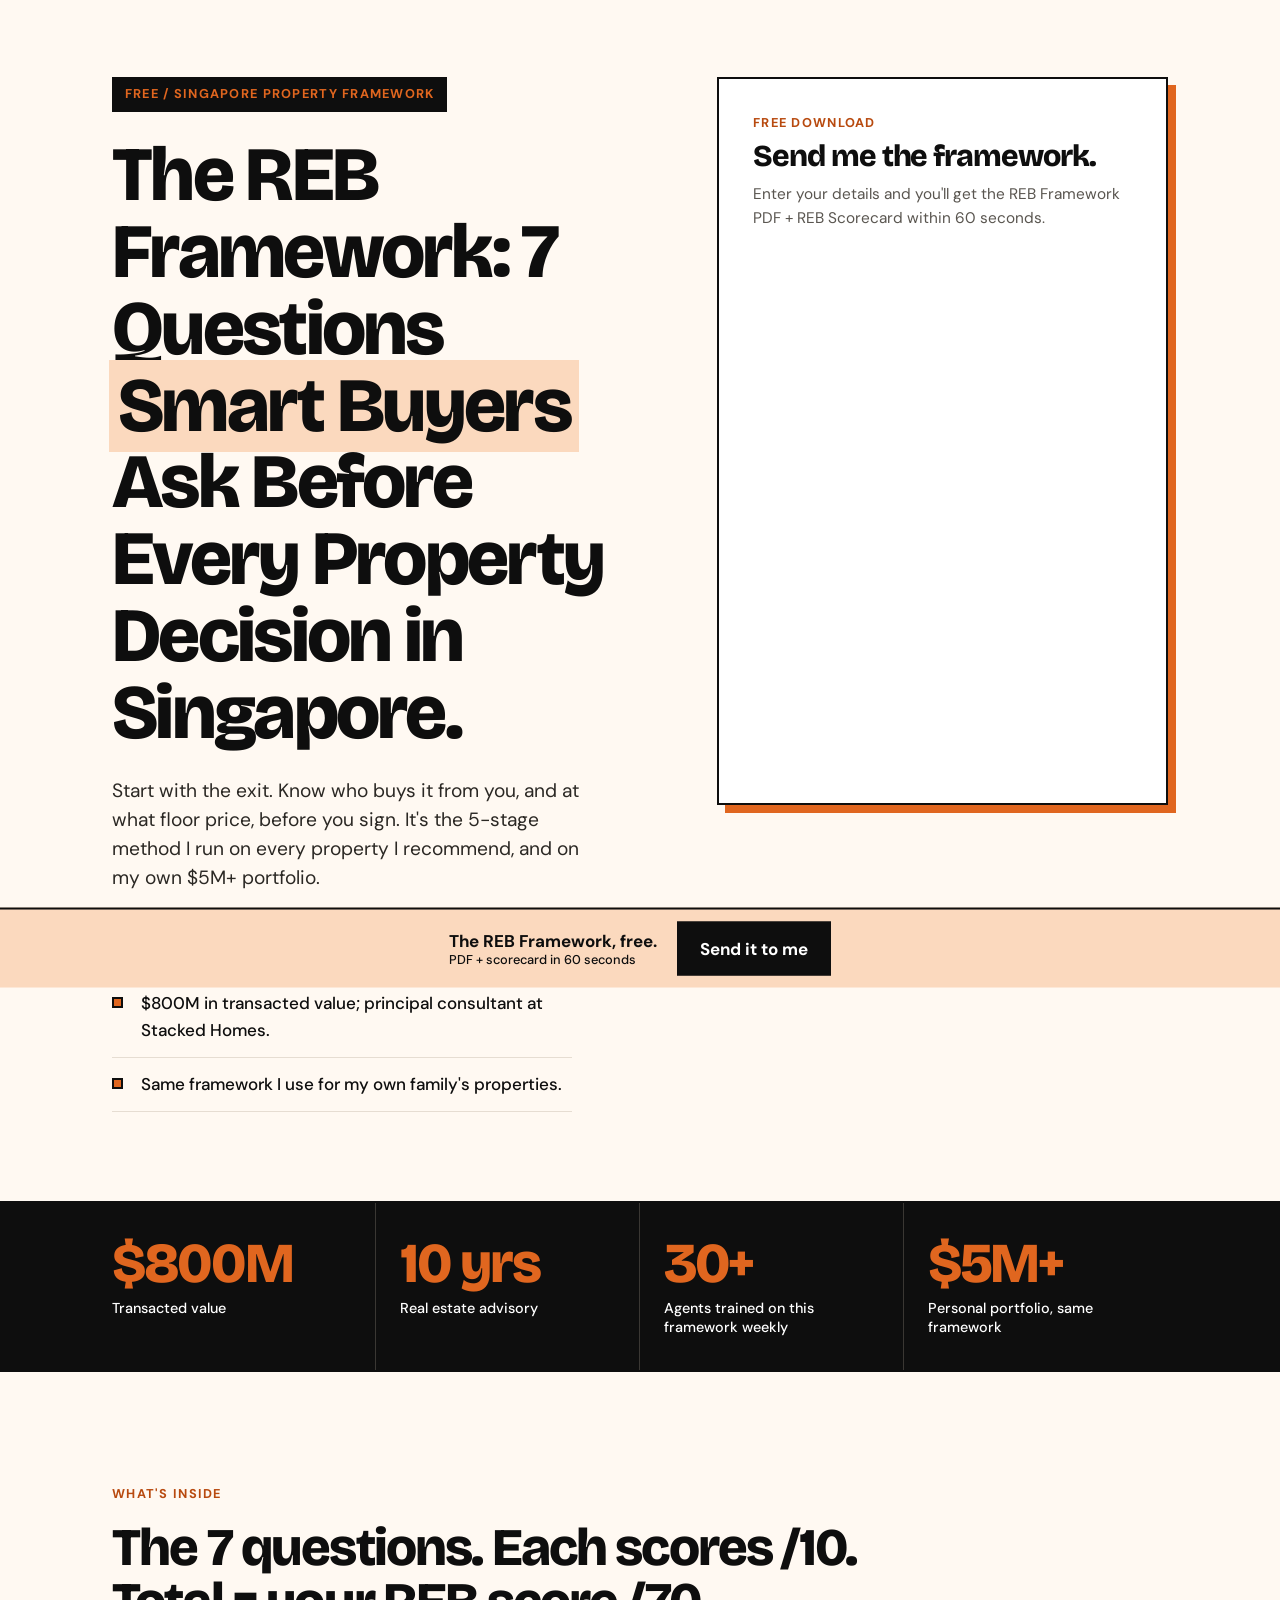
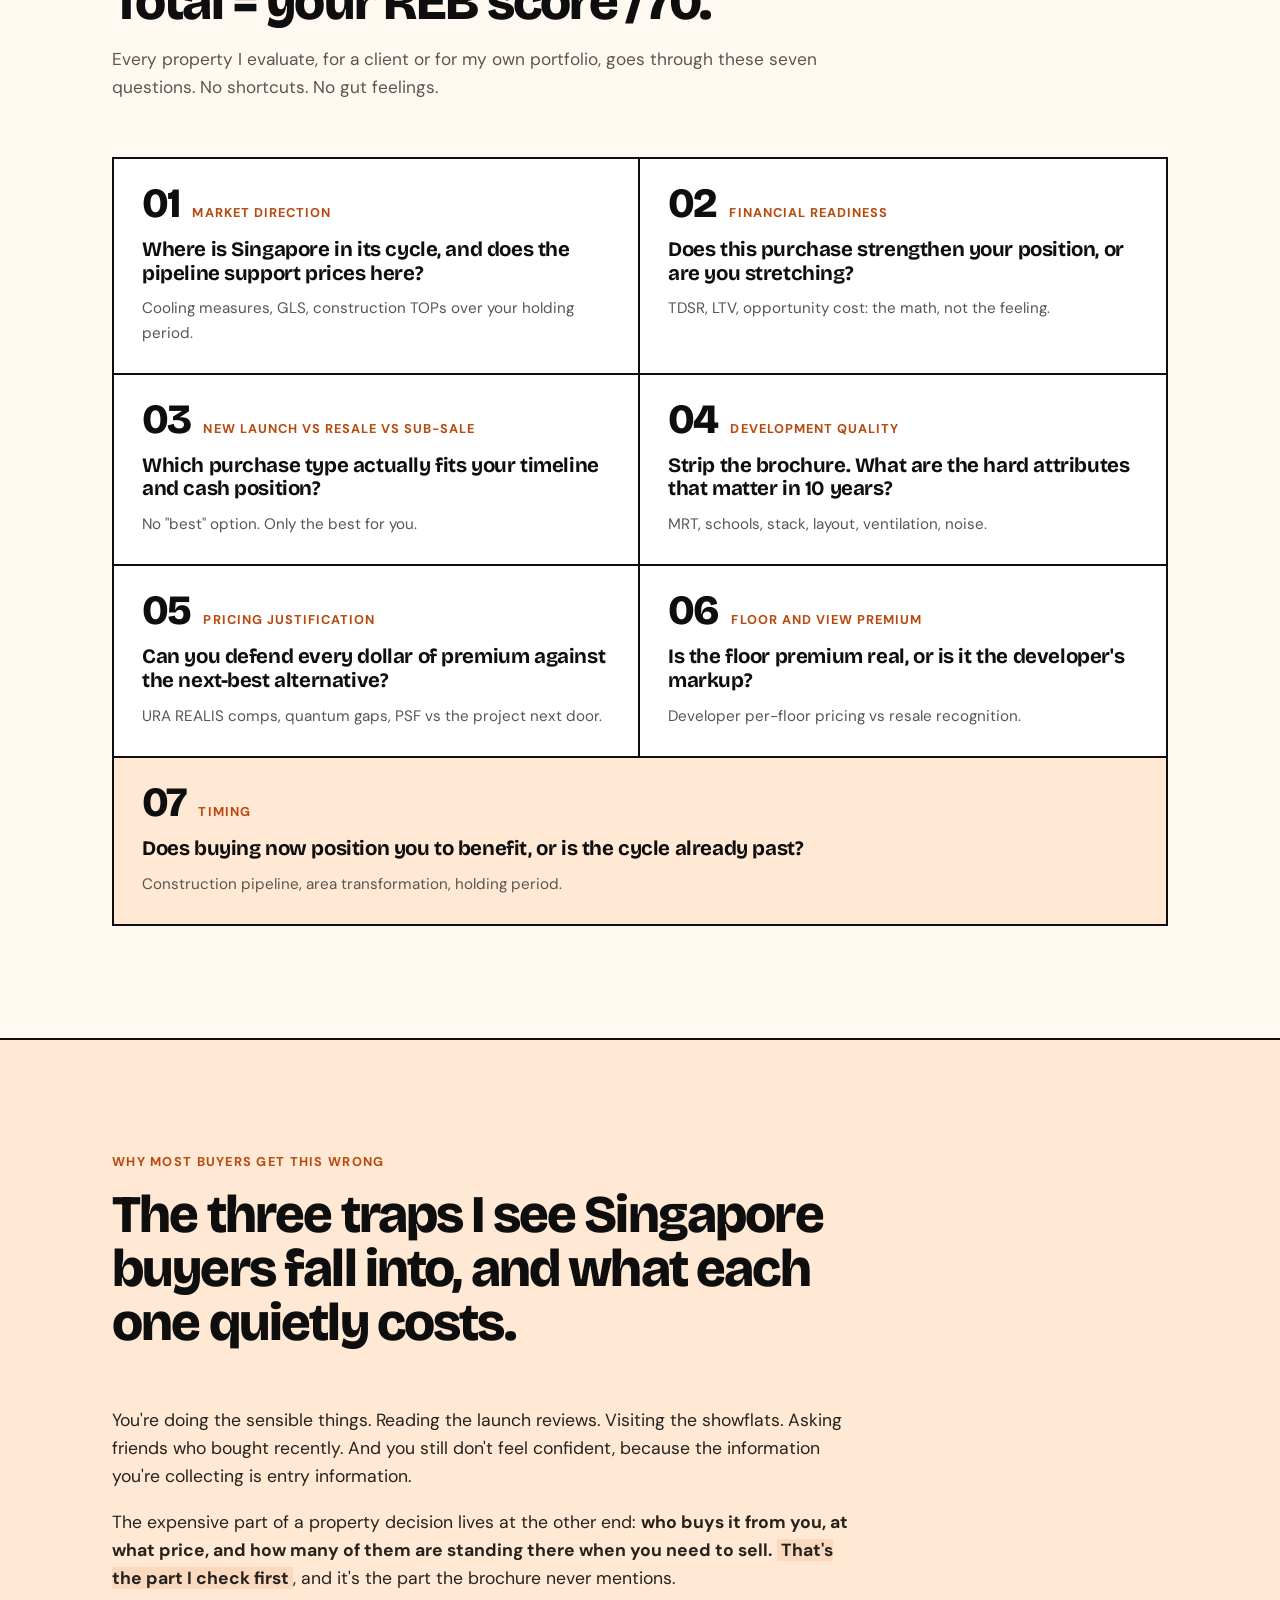
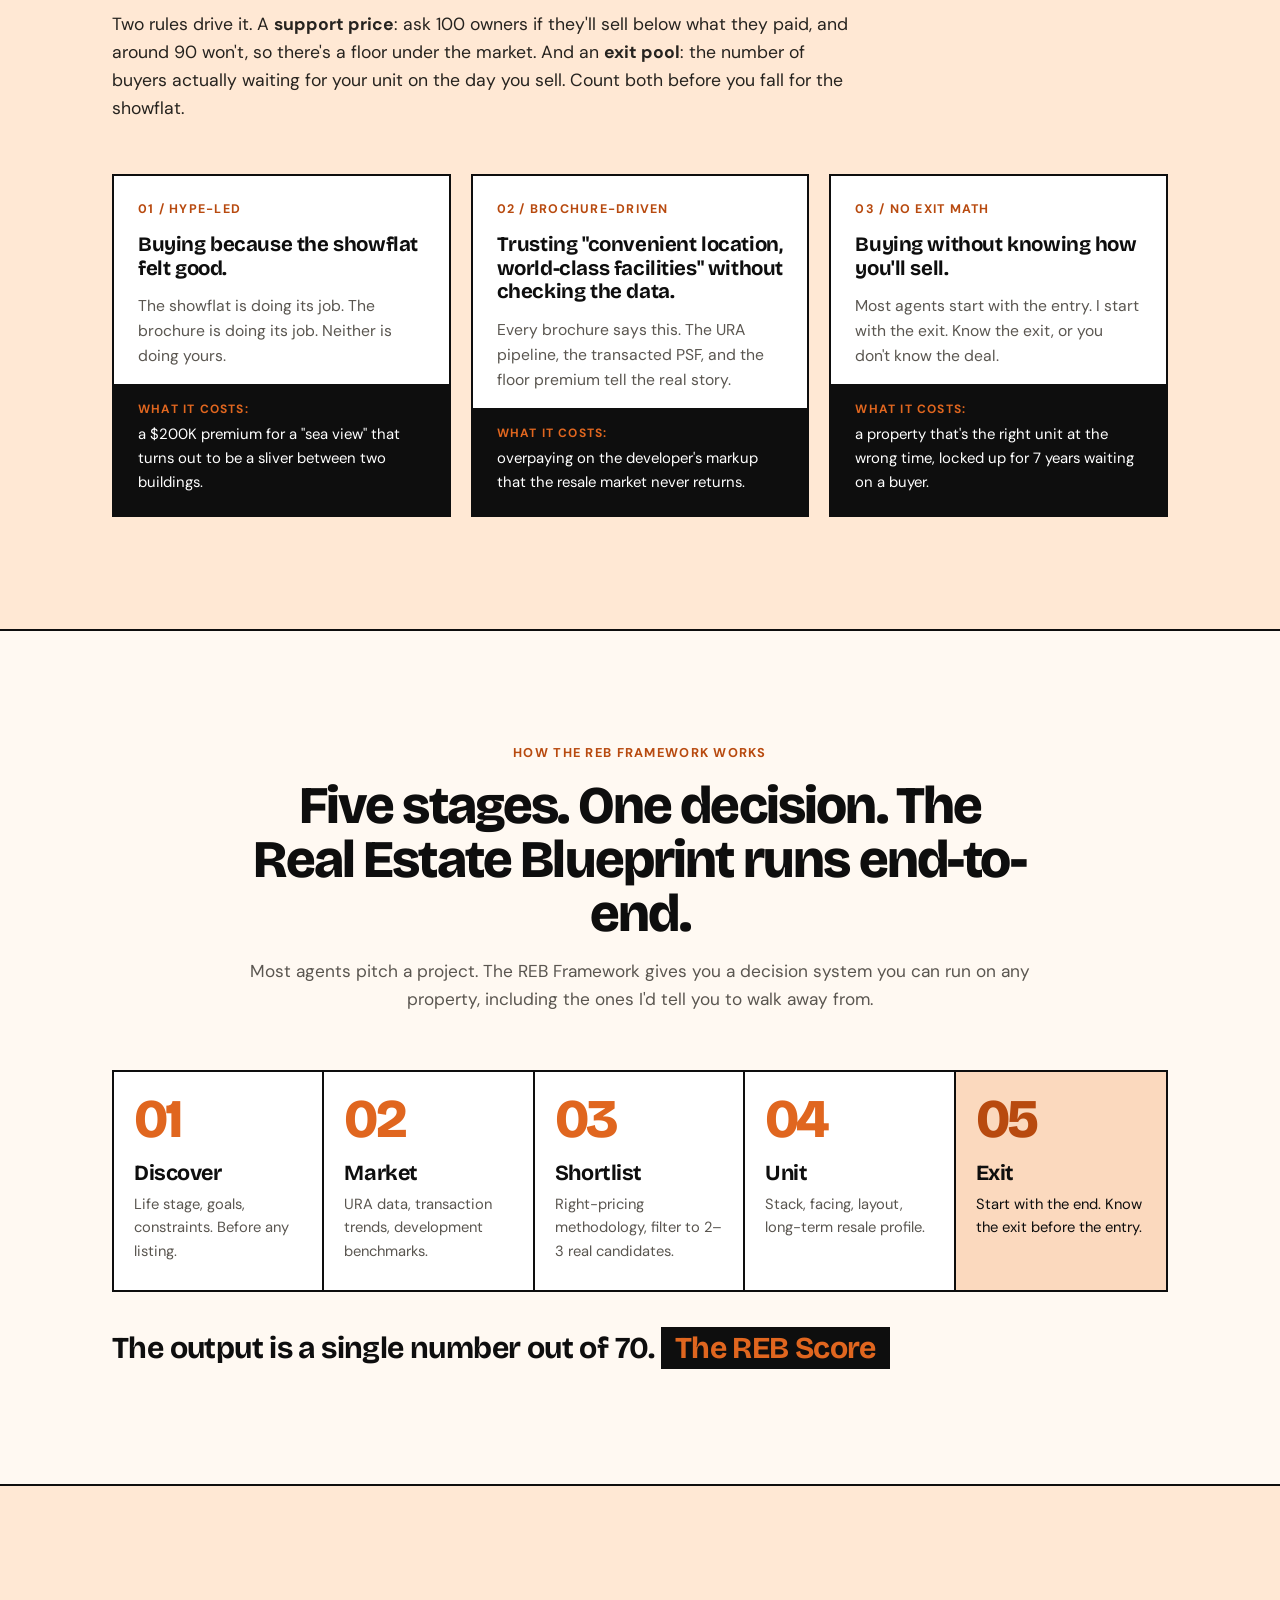
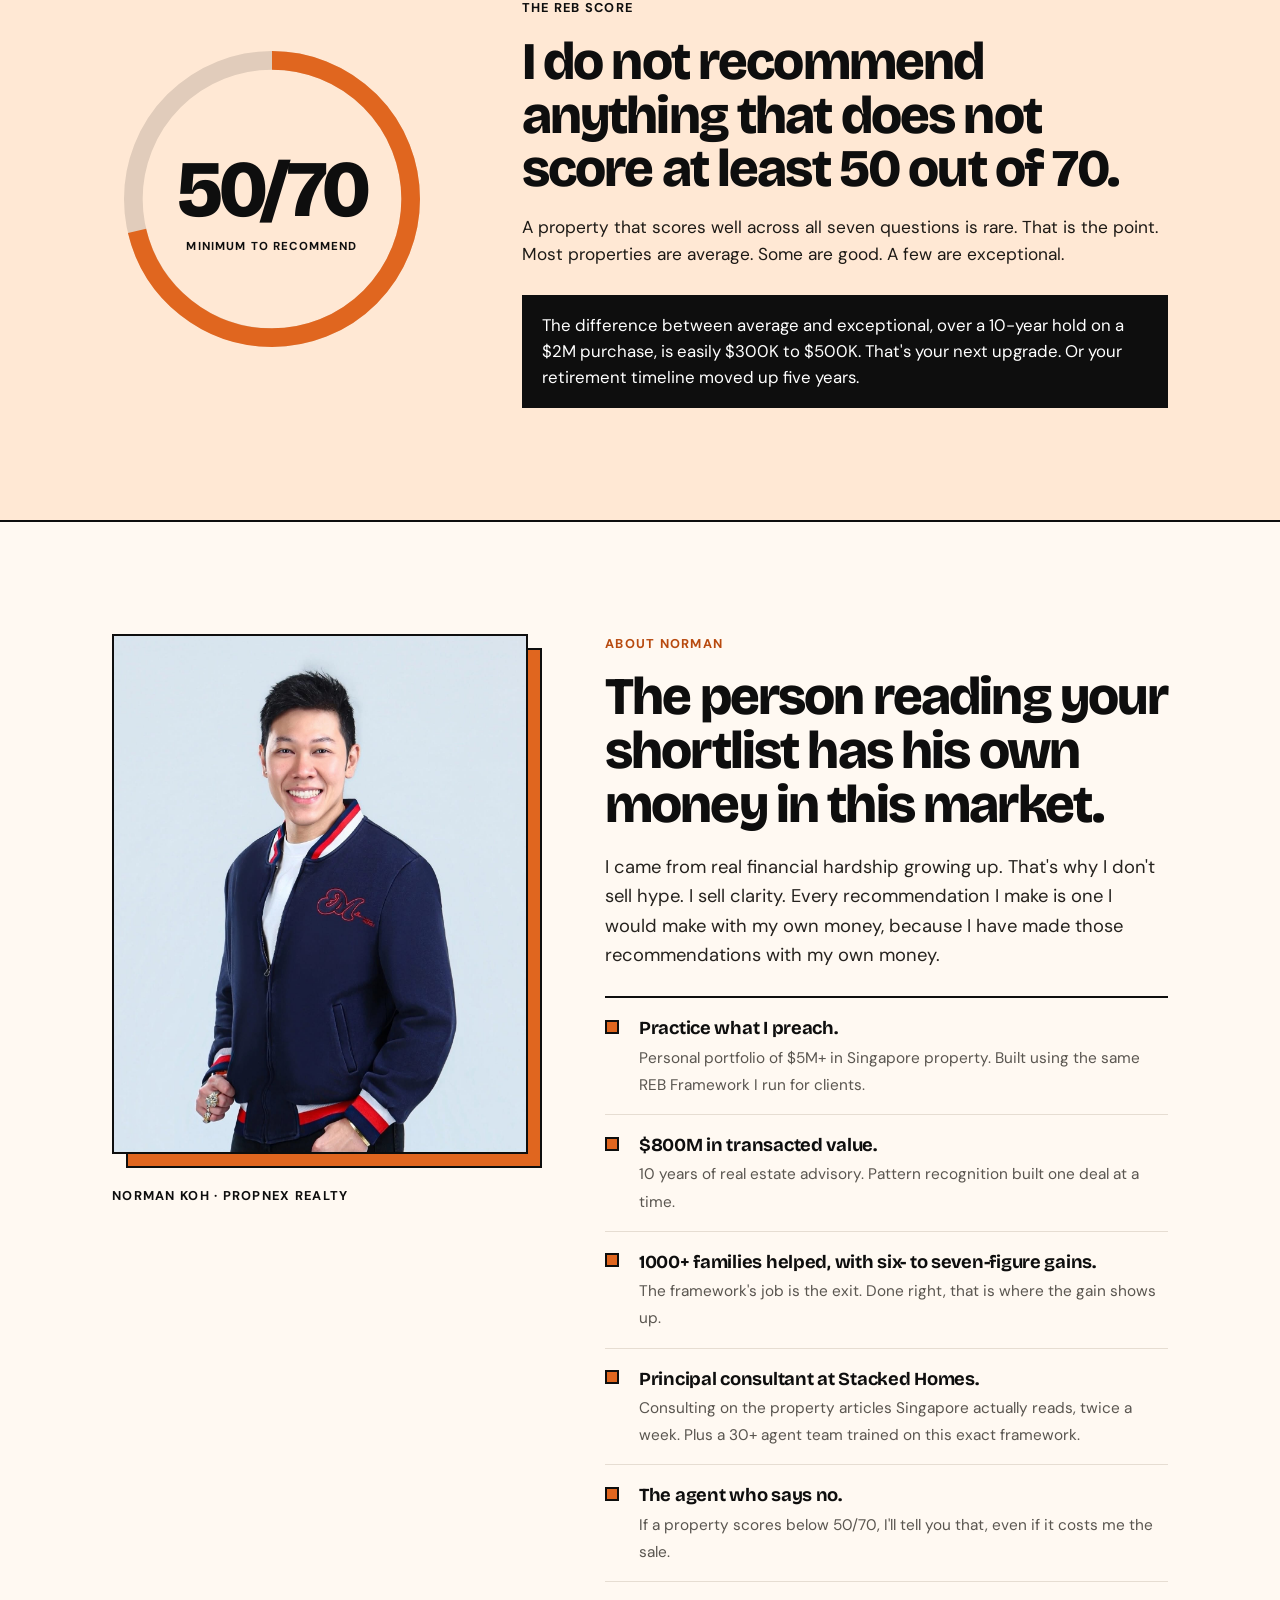
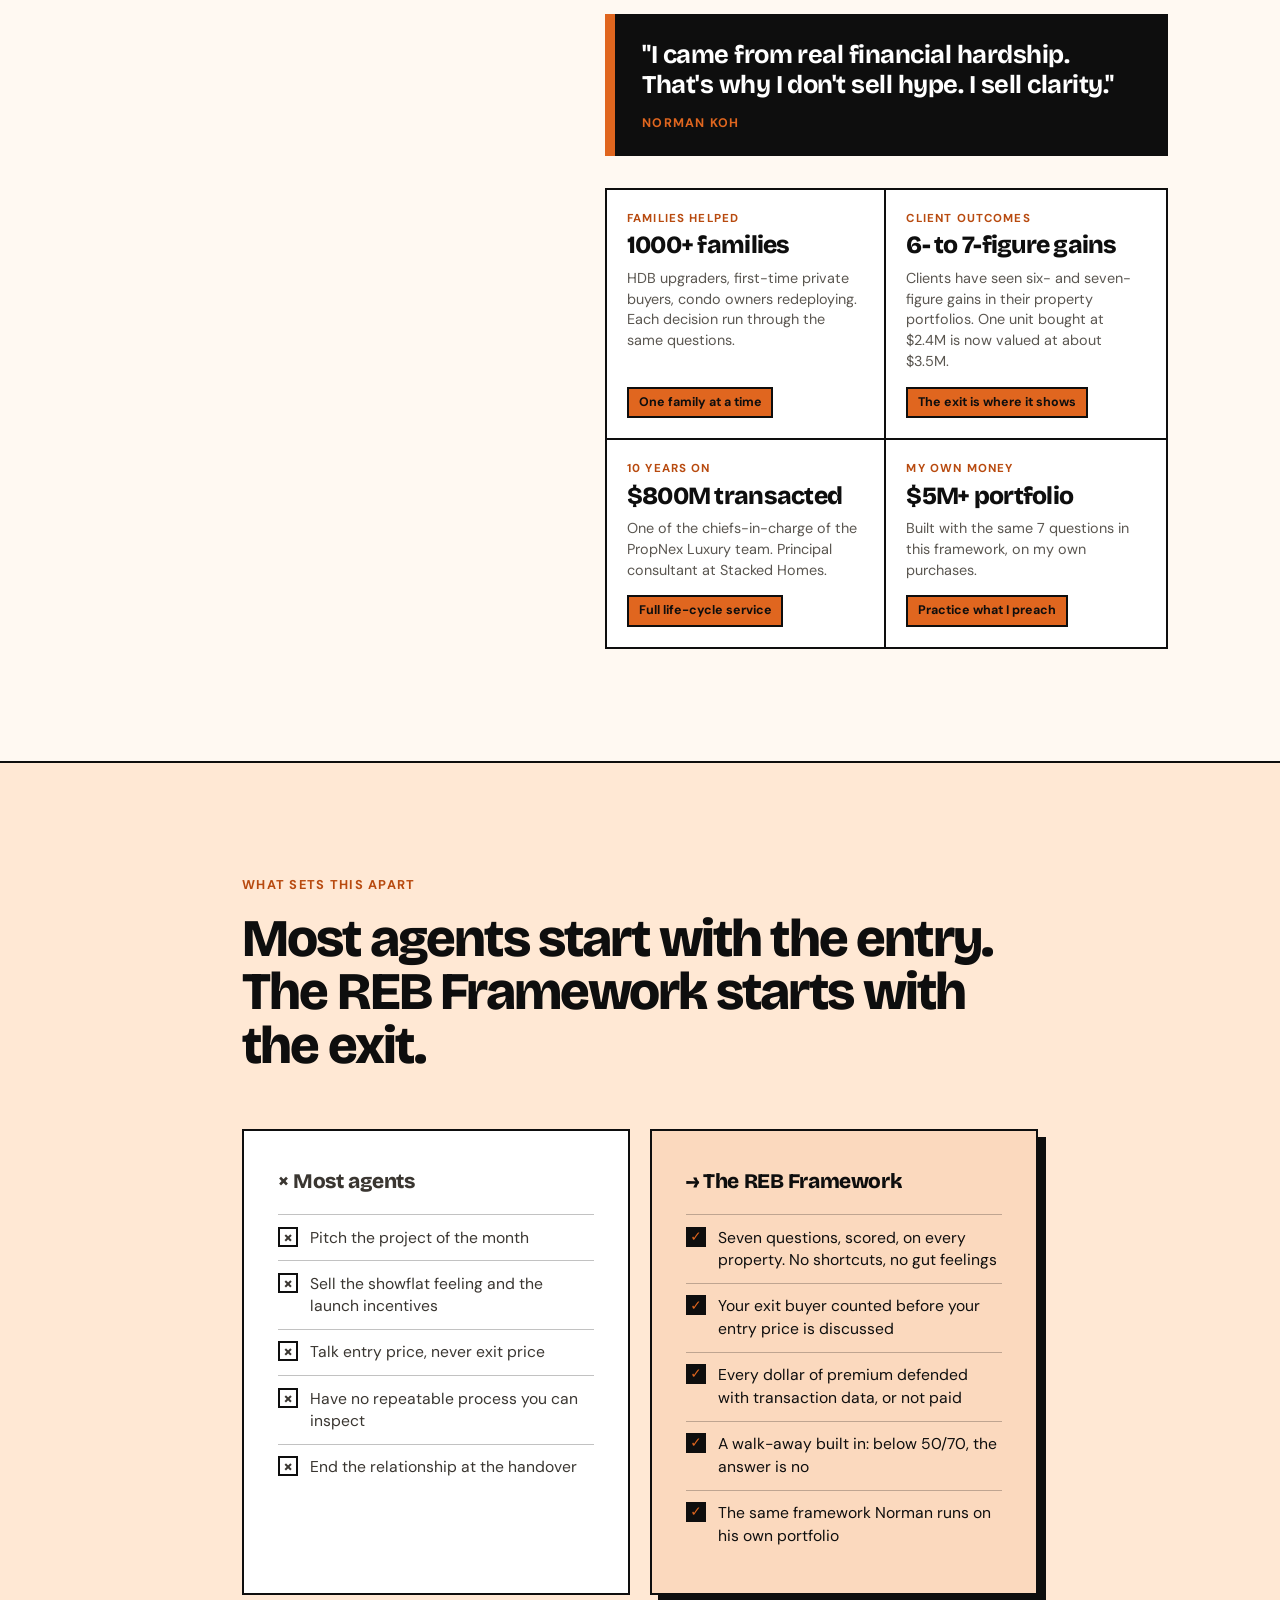
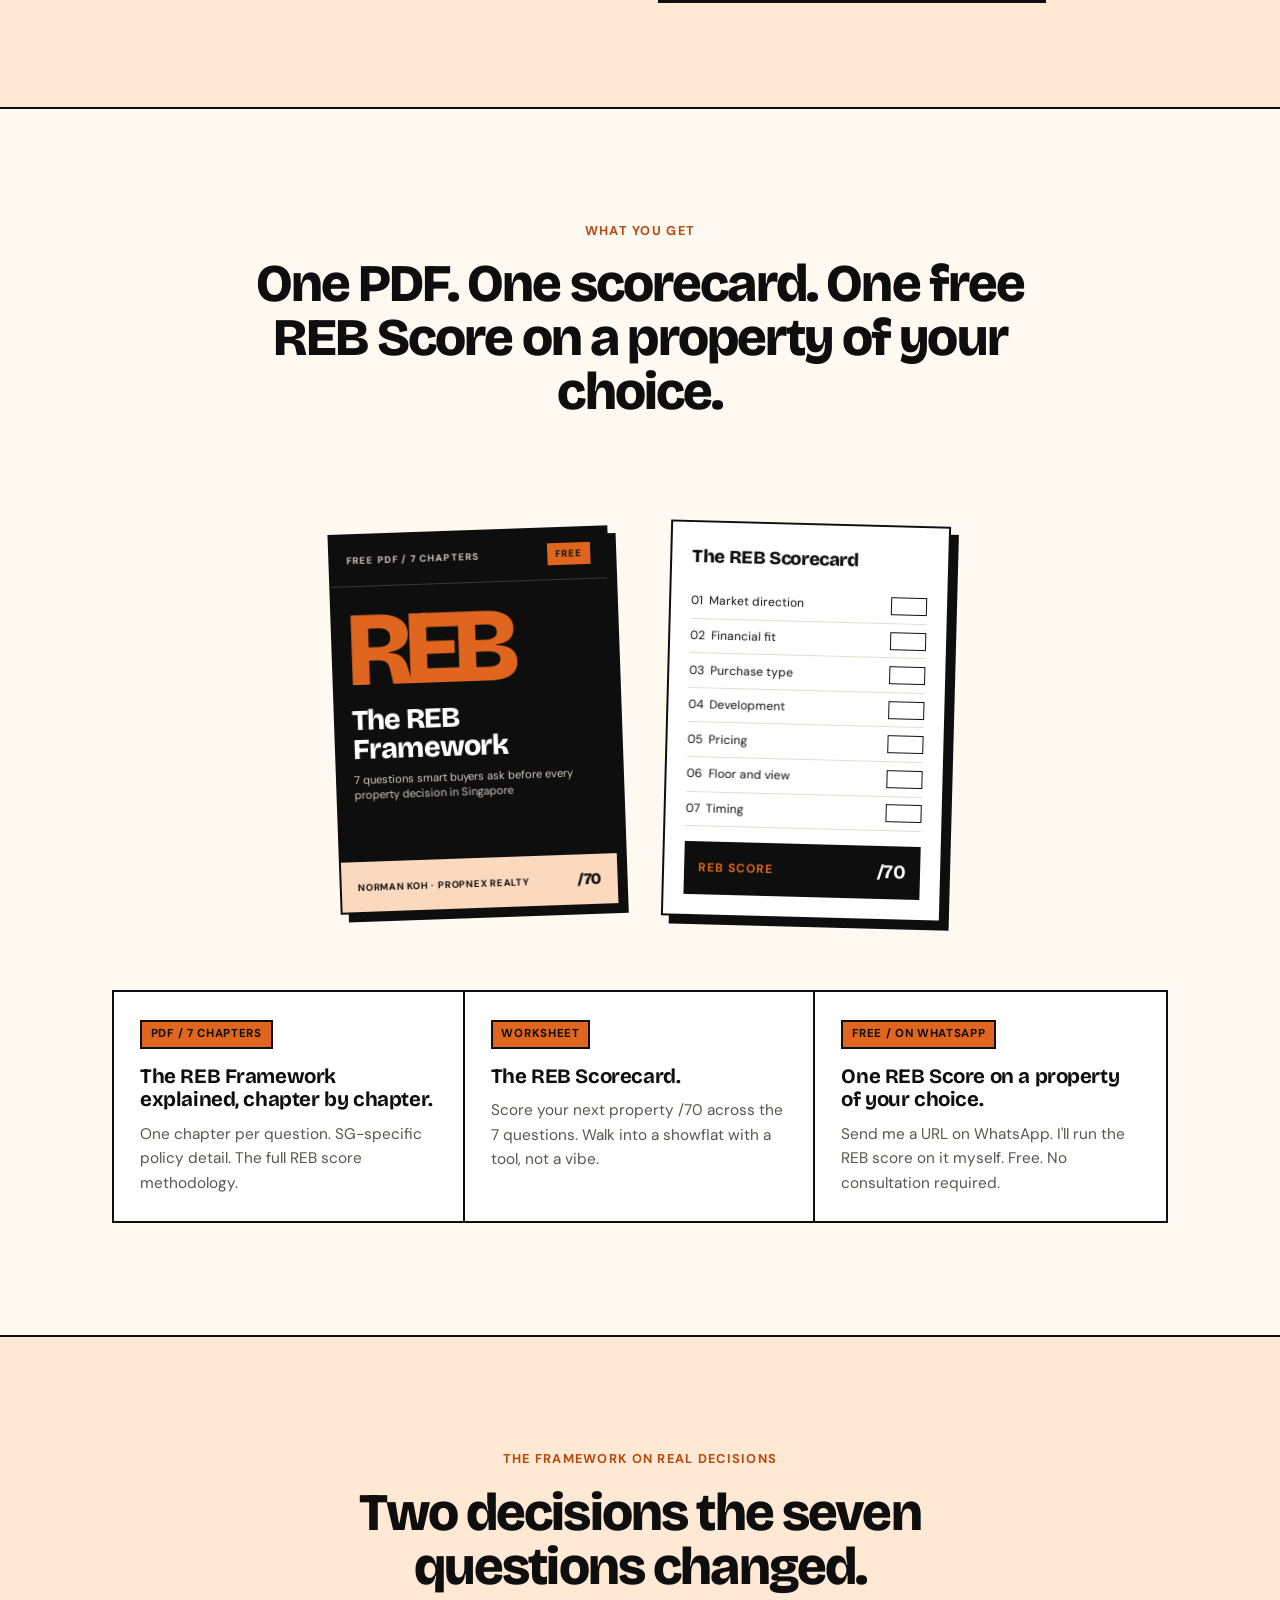
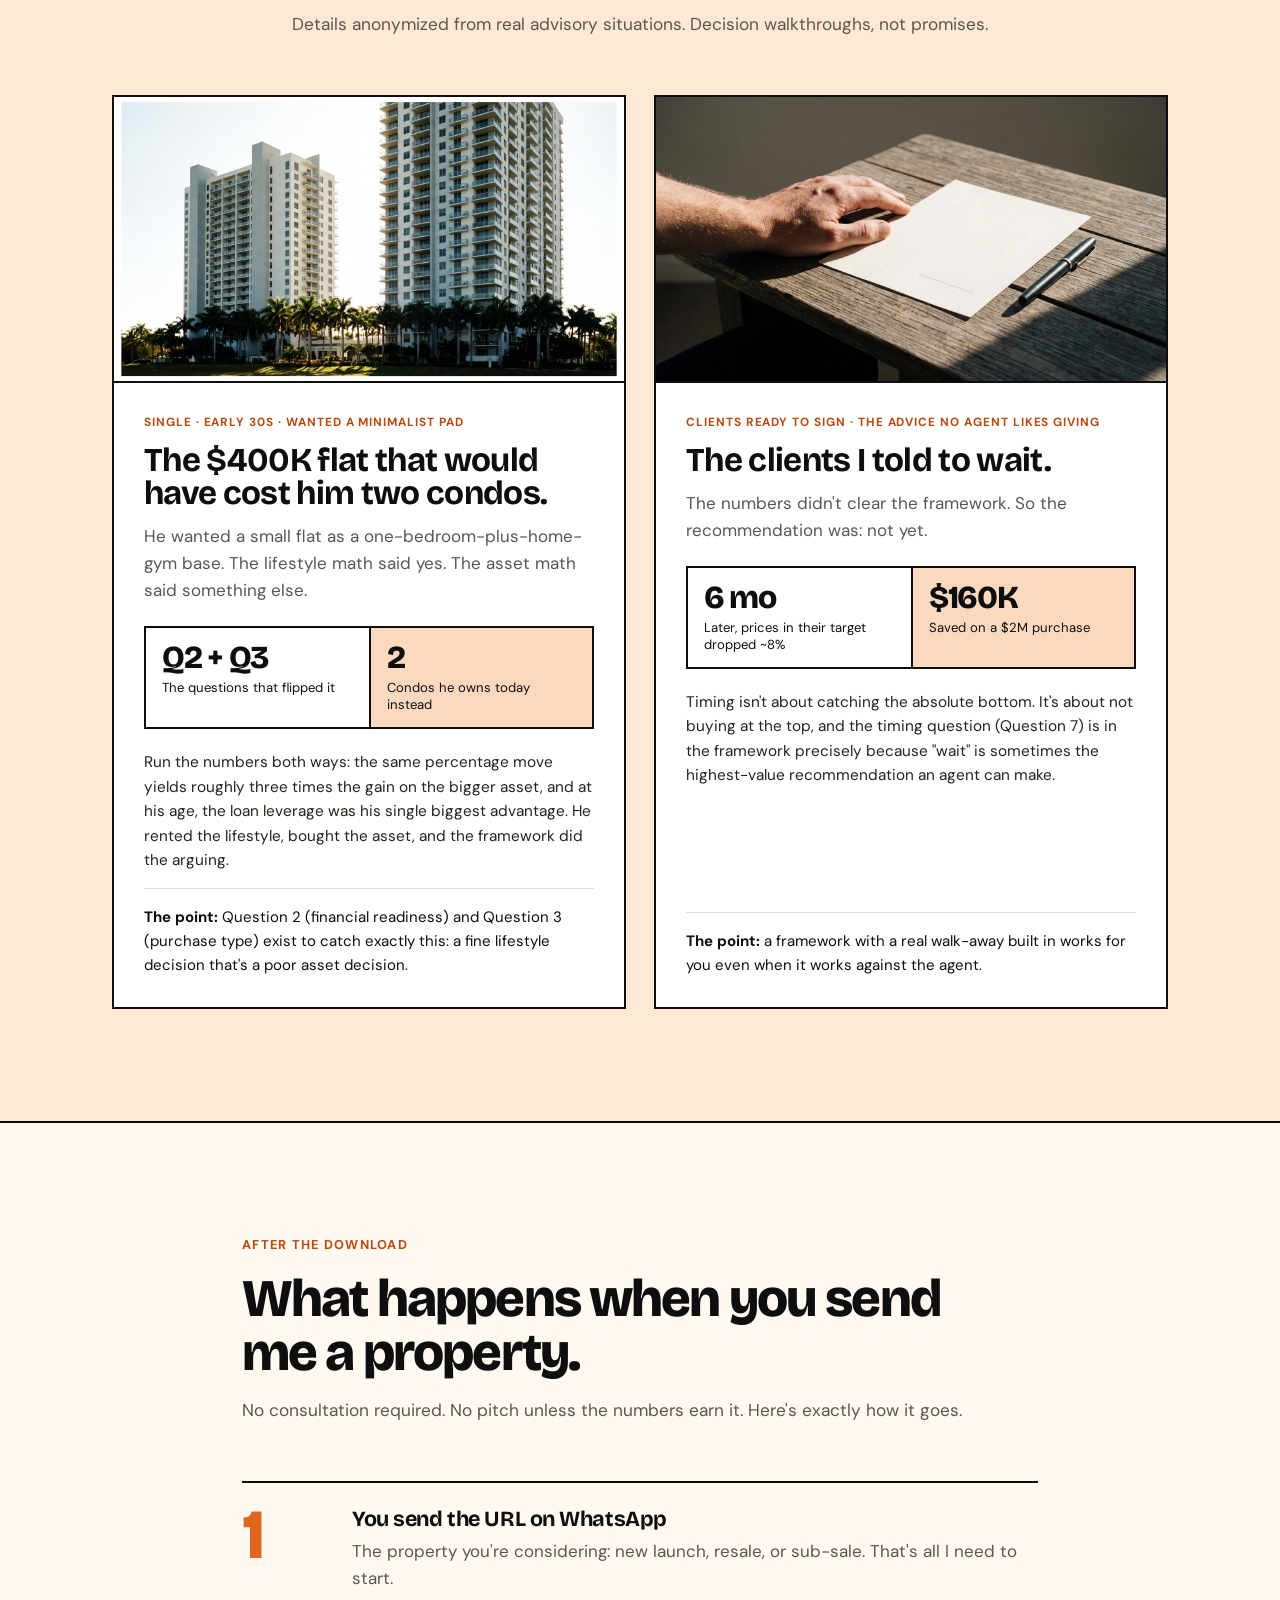
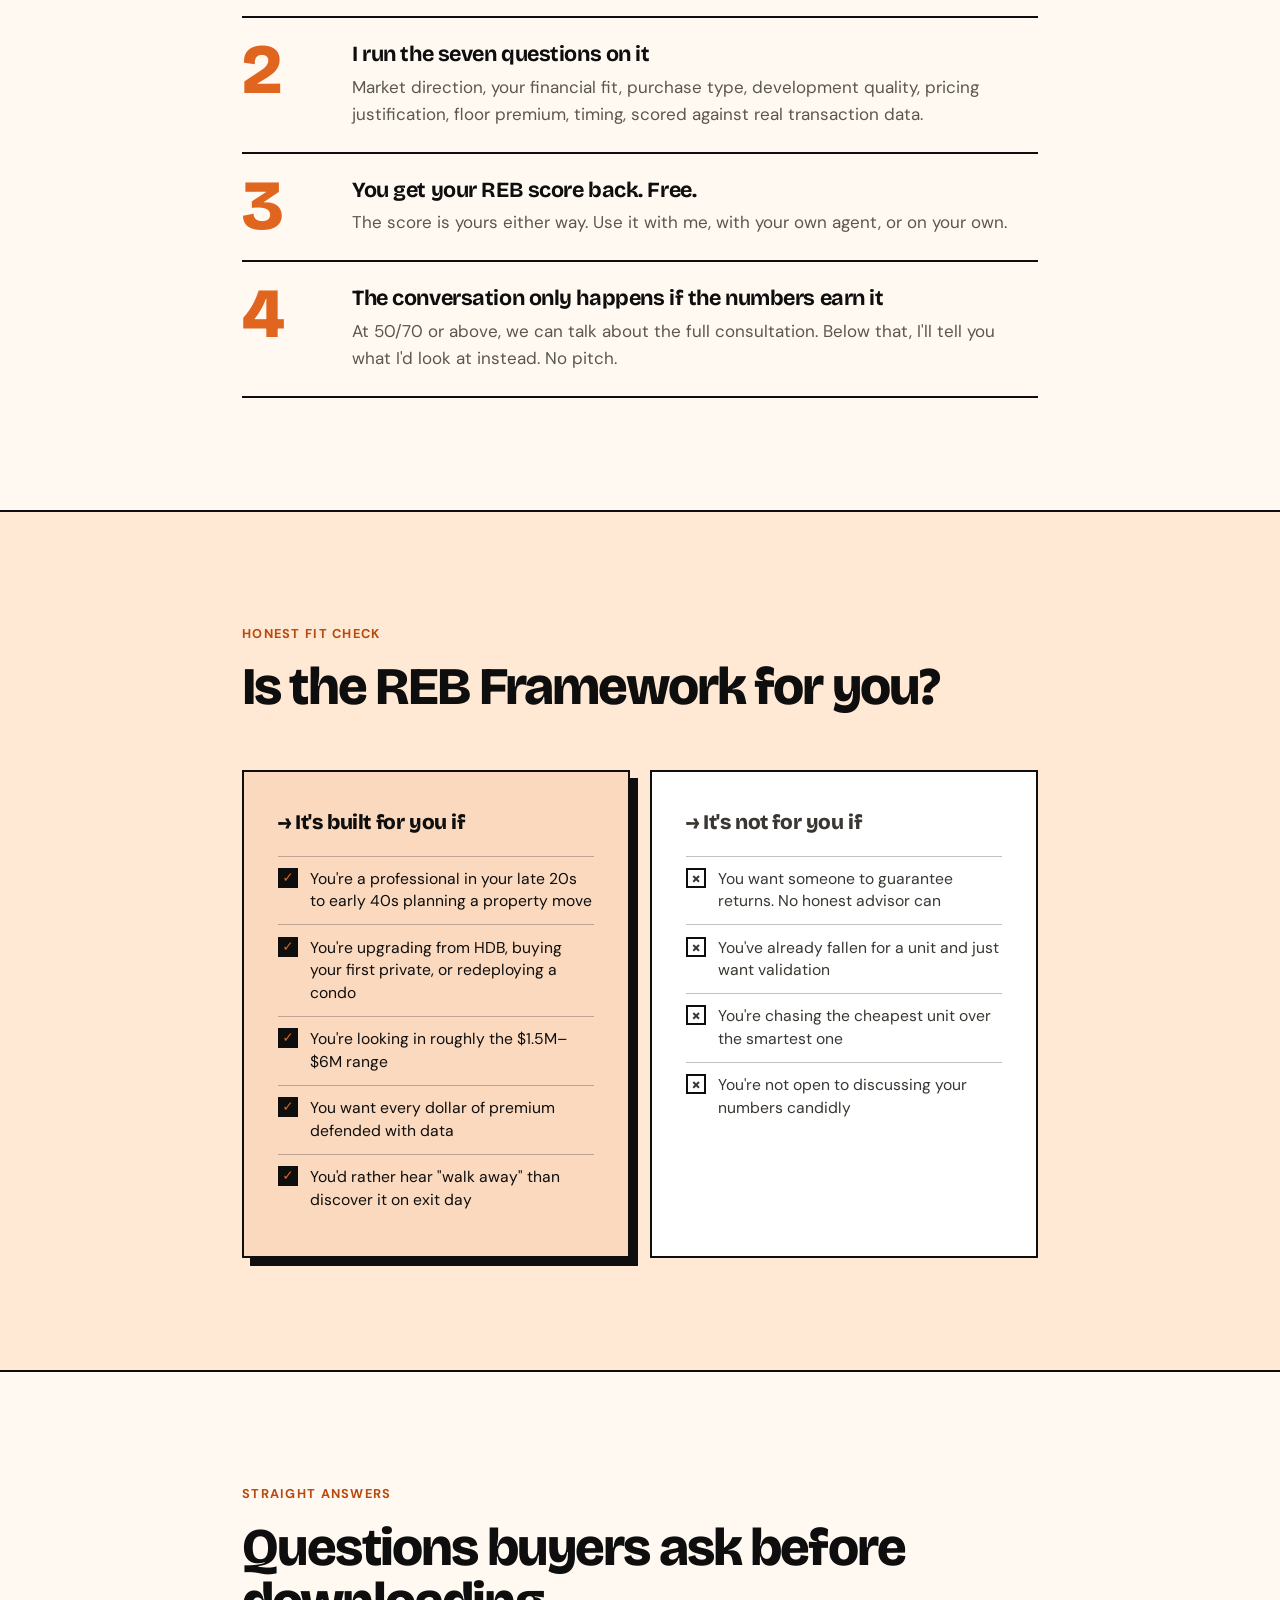
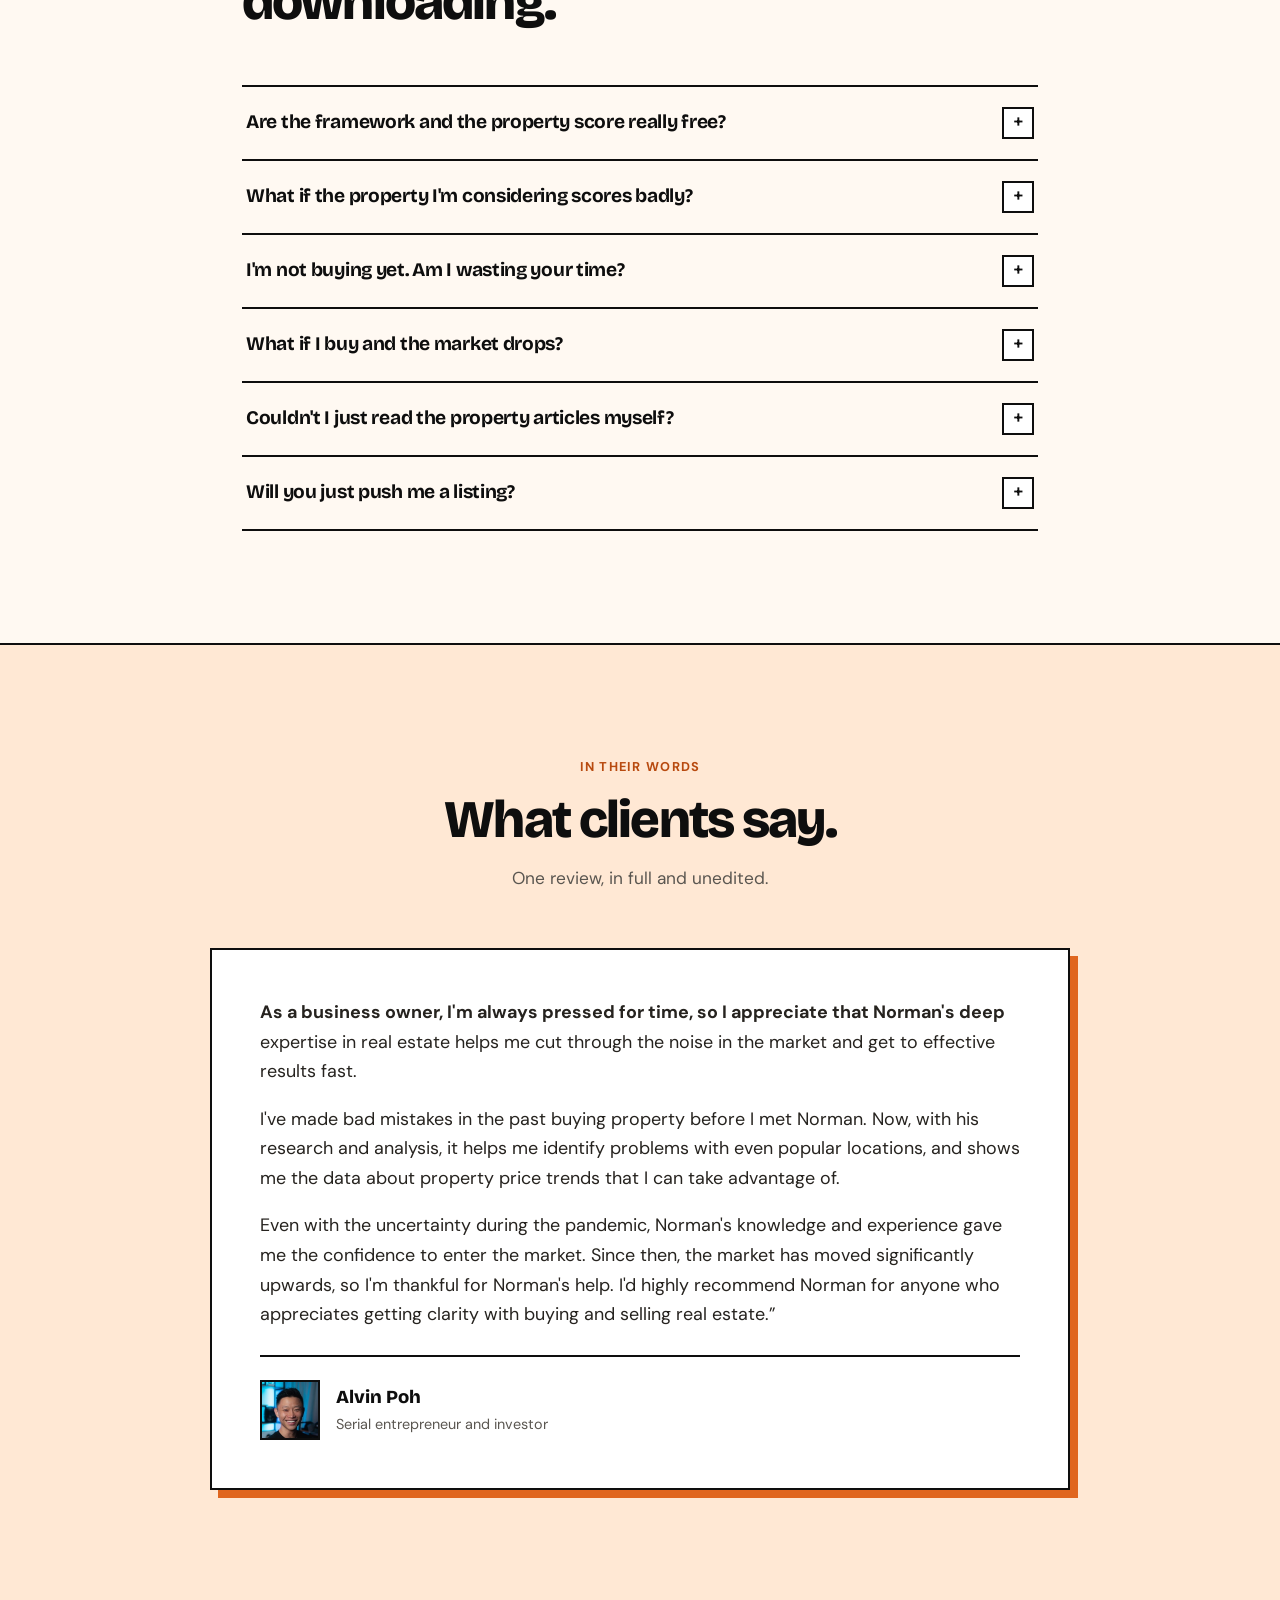
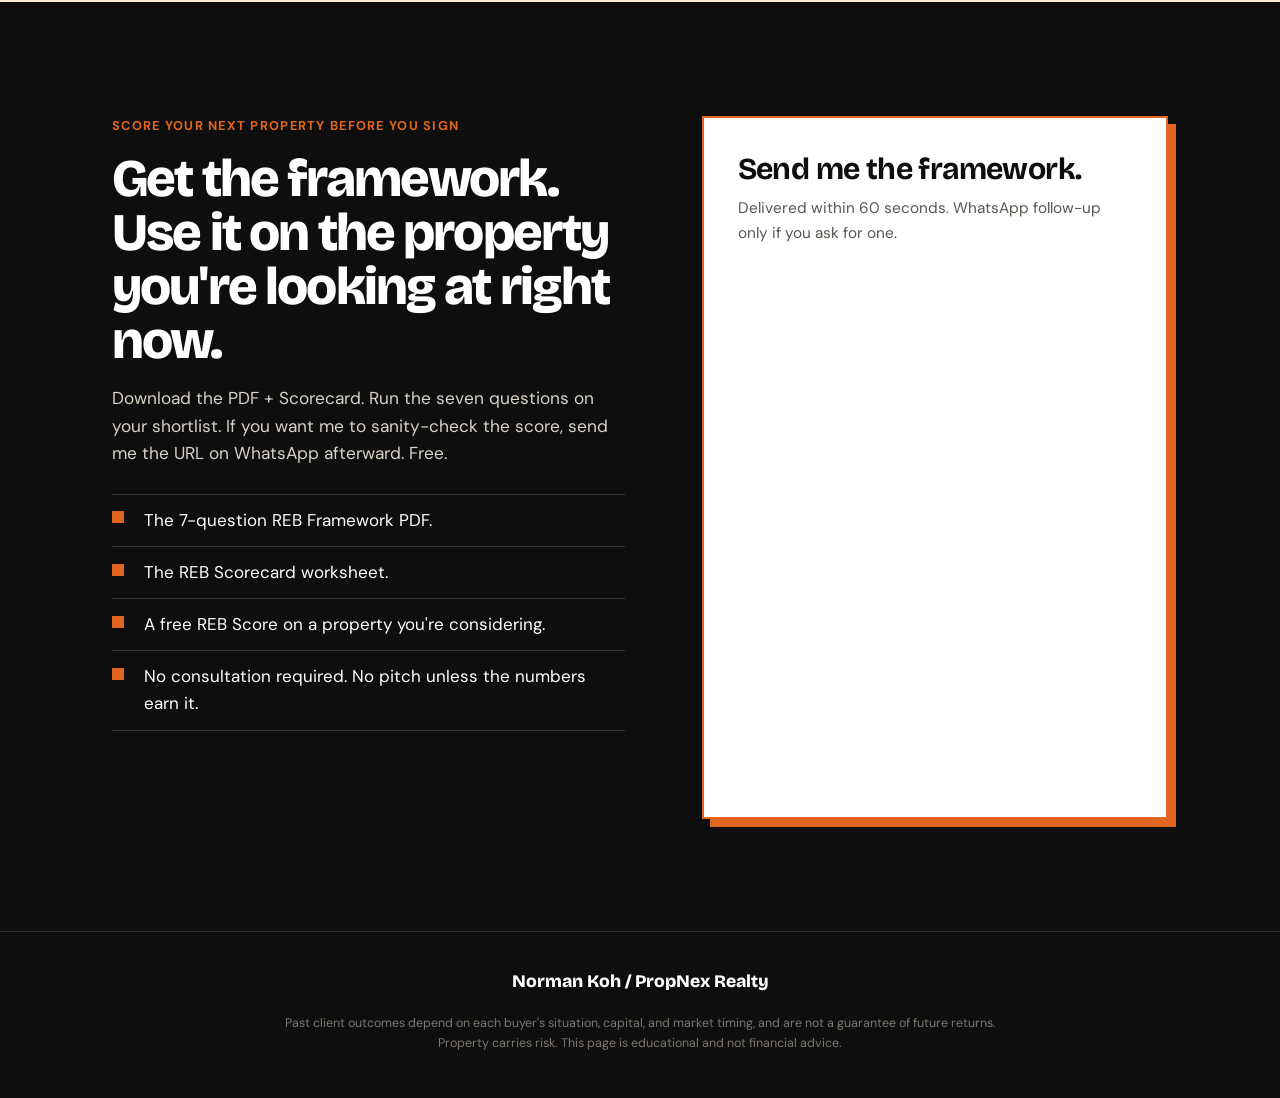
<file: index.html>
<!doctype html>
<html lang="en">
  <head>
    <meta charset="utf-8">
    <meta name="viewport" content="width=device-width, initial-scale=1">
    <title>The REB Framework | Norman Koh · Singapore Property</title>
    <meta
      name="description"
      content="The 5-stage Real Estate Blueprint Norman Koh runs on every property he recommends, including his own $5M+ portfolio. Free PDF + REB Scorecard."
    >
    <link rel="stylesheet" href="styles.css">
    <!-- Cloudflare Turnstile (invisible bot challenge). Loads the widget script. -->
    <script src="https://challenges.cloudflare.com/turnstile/v0/api.js" async defer></script>
    <!-- Meta Pixel Code -->
    <script>
    !function(f,b,e,v,n,t,s)
    {if(f.fbq)return;n=f.fbq=function(){n.callMethod?
    n.callMethod.apply(n,arguments):n.queue.push(arguments)};
    if(!f._fbq)f._fbq=n;n.push=n;n.loaded=!0;n.version='2.0';
    n.queue=[];t=b.createElement(e);t.async=!0;
    t.src=v;s=b.getElementsByTagName(e)[0];
    s.parentNode.insertBefore(t,s)}(window, document,'script',
    'https://connect.facebook.net/en_US/fbevents.js');
    fbq('init', '891591955361649');
    fbq('track', 'PageView');
    </script>
    <noscript><img height="1" width="1" style="display:none"
    src="https://www.facebook.com/tr?id=891591955361649&ev=PageView&noscript=1"
    /></noscript>
    <!-- End Meta Pixel Code -->
  </head>
  <body>
    <main class="page">

      <!-- 1. HERO + above-fold form -->
      <section class="hero">
        <div class="hero-inner">
          <div class="hero-grid">
            <div>
              <span class="eyebrow">Free / Singapore Property Framework</span>
              <h1>The REB Framework: 7 Questions <span class="mark">Smart Buyers</span> Ask Before Every Property Decision in Singapore.</h1>
              <p class="hero-subtitle">
                Start with the exit. Know who buys it from you, and at what floor price, before you sign. It's the 5-stage method I run on every property I recommend, and on my own $5M+ portfolio.
              </p>
              <ul class="hero-bullets">
                <li>10 years of real estate advisory in Singapore.</li>
                <li>$800M in transacted value; principal consultant at Stacked Homes.</li>
                <li>Same framework I use for my own family's properties.</li>
              </ul>
            </div>

            <aside class="hero-form-panel" id="download">
              <p class="form-eyebrow">Free download</p>
              <h2 class="form-heading">Send me the framework.</h2>
              <p class="form-lead">
                Enter your details and you'll get the REB Framework PDF + REB Scorecard within 60 seconds.
              </p>

              <!-- GHL form embed (REB) -->
              <iframe
                src="https://api.leadconnectorhq.com/widget/form/FPpHhENEtrCE6GUzPDol"
                style="width:100%;height:100%;border:none;border-radius:8px"
                id="inline-FPpHhENEtrCE6GUzPDol"
                data-layout="{'id':'INLINE'}"
                data-trigger-type="alwaysShow"
                data-trigger-value=""
                data-activation-type="alwaysActivated"
                data-activation-value=""
                data-deactivation-type="neverDeactivate"
                data-deactivation-value=""
                data-form-name="REB"
                data-height="475"
                data-layout-iframe-id="inline-FPpHhENEtrCE6GUzPDol"
                data-form-id="FPpHhENEtrCE6GUzPDol"
                data-cookie-consent="true"
                data-cookie-consent-provider="auto"
                title="REB"
              ></iframe>
              <script src="https://link.msgsndr.com/js/form_embed.js"></script>
            </aside>
          </div>
        </div>
      </section>

      <!-- Proof stat strip, overlaps the hero -->
      <div class="proof-wrap">
        <div class="proof-strip">
          <div class="stat-tile">
            <span class="stat-num">$800M</span>
            <span class="stat-label">Transacted value</span>
          </div>
          <div class="stat-tile">
            <span class="stat-num">10 yrs</span>
            <span class="stat-label">Real estate advisory</span>
          </div>
          <div class="stat-tile">
            <span class="stat-num">30+</span>
            <span class="stat-label">Agents trained on this framework weekly</span>
          </div>
          <div class="stat-tile">
            <span class="stat-num">$5M+</span>
            <span class="stat-label">Personal portfolio, same framework</span>
          </div>
        </div>
      </div>

      <!-- 2. The 7 questions tease -->
      <section class="section">
        <div class="section-title reveal">
          <p class="section-kicker">What's inside</p>
          <h2>The 7 questions. Each scores /10. Total = your REB score /70.</h2>
          <p class="lead">
            Every property I evaluate, for a client or for my own portfolio, goes through these seven questions. No shortcuts. No gut feelings.
          </p>
        </div>
        <div class="questions-grid">
          <article class="question-tile reveal">
            <span class="question-num"><span class="qn">01</span>Market Direction</span>
            <h3>Where is Singapore in its cycle, and does the pipeline support prices here?</h3>
            <p class="question-answers">Cooling measures, GLS, construction TOPs over your holding period.</p>
          </article>
          <article class="question-tile reveal">
            <span class="question-num"><span class="qn">02</span>Financial Readiness</span>
            <h3>Does this purchase strengthen your position, or are you stretching?</h3>
            <p class="question-answers">TDSR, LTV, opportunity cost: the math, not the feeling.</p>
          </article>
          <article class="question-tile reveal">
            <span class="question-num"><span class="qn">03</span>New Launch vs Resale vs Sub-Sale</span>
            <h3>Which purchase type actually fits your timeline and cash position?</h3>
            <p class="question-answers">No "best" option. Only the best for you.</p>
          </article>
          <article class="question-tile reveal">
            <span class="question-num"><span class="qn">04</span>Development Quality</span>
            <h3>Strip the brochure. What are the hard attributes that matter in 10 years?</h3>
            <p class="question-answers">MRT, schools, stack, layout, ventilation, noise.</p>
          </article>
          <article class="question-tile reveal">
            <span class="question-num"><span class="qn">05</span>Pricing Justification</span>
            <h3>Can you defend every dollar of premium against the next-best alternative?</h3>
            <p class="question-answers">URA REALIS comps, quantum gaps, PSF vs the project next door.</p>
          </article>
          <article class="question-tile reveal">
            <span class="question-num"><span class="qn">06</span>Floor and View Premium</span>
            <h3>Is the floor premium real, or is it the developer's markup?</h3>
            <p class="question-answers">Developer per-floor pricing vs resale recognition.</p>
          </article>
          <article class="question-tile reveal">
            <span class="question-num"><span class="qn">07</span>Timing</span>
            <h3>Does buying now position you to benefit, or is the cycle already past?</h3>
            <p class="question-answers">Construction pipeline, area transformation, holding period.</p>
          </article>
        </div>
      </section>

      <!-- 3. Why most buyers get this wrong -->
      <section class="band">
        <div class="section">
          <div class="section-title reveal">
            <p class="section-kicker">Why most buyers get this wrong</p>
            <h2>The three traps I see Singapore buyers fall into, and what each one quietly costs.</h2>
          </div>
          <div class="prose reveal">
            <p>
              You're doing the sensible things. Reading the launch reviews. Visiting the showflats.
              Asking friends who bought recently. And you still don't feel confident, because the
              information you're collecting is entry information.
            </p>
            <p>
              The expensive part of a property decision lives at the other end: <strong>who buys it
              from you, at what price, and how many of them are standing there when you need to
              sell.</strong> <span class="em-red">That's the part I check first</span>, and it's the
              part the brochure never mentions.
            </p>
            <p>
              Two rules drive it. A <strong>support price</strong>: ask 100 owners if they'll sell
              below what they paid, and around 90 won't, so there's a floor under the market. And an
              <strong>exit pool</strong>: the number of buyers actually waiting for your unit on the
              day you sell. Count both before you fall for the showflat.
            </p>
          </div>
          <div class="problem-grid">
            <article class="card reveal">
              <span class="card-num">01 / Hype-Led</span>
              <h3>Buying because the showflat felt good.</h3>
              <p>The showflat is doing its job. The brochure is doing its job. Neither is doing yours.</p>
              <p class="card-consequence">
                <strong>What it costs:</strong> a $200K premium for a "sea view" that turns out to be a sliver between two buildings.
              </p>
            </article>
            <article class="card reveal">
              <span class="card-num">02 / Brochure-Driven</span>
              <h3>Trusting "convenient location, world-class facilities" without checking the data.</h3>
              <p>Every brochure says this. The URA pipeline, the transacted PSF, and the floor premium tell the real story.</p>
              <p class="card-consequence">
                <strong>What it costs:</strong> overpaying on the developer's markup that the resale market never returns.
              </p>
            </article>
            <article class="card reveal">
              <span class="card-num">03 / No Exit Math</span>
              <h3>Buying without knowing how you'll sell.</h3>
              <p>Most agents start with the entry. I start with the exit. Know the exit, or you don't know the deal.</p>
              <p class="card-consequence">
                <strong>What it costs:</strong> a property that's the right unit at the wrong time, locked up for 7 years waiting on a buyer.
              </p>
            </article>
          </div>
        </div>
      </section>

      <!-- 4. REB Framework explained, 5 stages -->
      <section class="section">
        <div class="section-title centered reveal">
          <p class="section-kicker">How the REB Framework works</p>
          <h2>Five stages. One decision. The Real Estate Blueprint runs end-to-end.</h2>
          <p class="lead">
            Most agents pitch a project. The REB Framework gives you a decision system you can run on any property, including the ones I'd tell you to walk away from.
          </p>
        </div>
        <div class="reb-strip reveal">
          <article class="reb-stage">
            <span class="reb-stage-num">01</span>
            <h3>Discover</h3>
            <p>Life stage, goals, constraints. Before any listing.</p>
          </article>
          <article class="reb-stage">
            <span class="reb-stage-num">02</span>
            <h3>Market</h3>
            <p>URA data, transaction trends, development benchmarks.</p>
          </article>
          <article class="reb-stage">
            <span class="reb-stage-num">03</span>
            <h3>Shortlist</h3>
            <p>Right-pricing methodology, filter to 2–3 real candidates.</p>
          </article>
          <article class="reb-stage">
            <span class="reb-stage-num">04</span>
            <h3>Unit</h3>
            <p>Stack, facing, layout, long-term resale profile.</p>
          </article>
          <article class="reb-stage">
            <span class="reb-stage-num">05</span>
            <h3>Exit</h3>
            <p>Start with the end. Know the exit before the entry.</p>
          </article>
        </div>
        <p class="reb-strip-caption reveal">
          The output is a single number out of 70. <span class="mono">The REB Score</span>
        </p>
      </section>

      <!-- 5. REB SCORE signature band -->
      <section class="rating-band">
        <div class="rating-band-inner">
          <div class="gauge reveal" id="gauge" role="img" aria-label="50 out of 70 minimum score to recommend">
            <svg viewBox="0 0 120 120" aria-hidden="true">
              <circle class="track" cx="60" cy="60" r="52" fill="none" stroke-width="7" pathLength="100"></circle>
              <circle class="fill" cx="60" cy="60" r="52" fill="none" stroke-width="7" pathLength="100"></circle>
            </svg>
            <div class="gauge-label">
              <span class="rating-numeral">50/70</span>
              <span class="rating-numeral-sub">Minimum to Recommend</span>
            </div>
          </div>
          <div class="reveal">
            <p class="section-kicker">The REB Score</p>
            <h2>I do not recommend anything that does not score at least 50 out of 70.</h2>
            <p class="lead">
              A property that scores well across all seven questions is rare. That is the point. Most properties are average. Some are good. A few are exceptional.
            </p>
            <p class="rating-band-quote">
              The difference between average and exceptional, over a 10-year hold on a $2M purchase, is easily $300K to $500K. That's your next upgrade. Or your retirement timeline moved up five years.
            </p>
          </div>
        </div>
      </section>

      <!-- 6. Meet Norman -->
      <section class="section">
        <div class="about-grid">
          <div class="mn-photo reveal">
            <div class="frame">
              <div class="norman-portrait">
                <img
                  src="assets/norman-headshot.jpg"
                  alt="Norman Koh, PropNex Realty"
                  class="norman-photo"
                  onerror="this.style.display='none'; this.nextElementSibling.style.display='flex';"
                >
                <div class="norman-photo-fallback" aria-hidden="true">
                  <span>NORMAN HEADSHOT</span>
                  <small>Drop assets/norman-headshot.jpg or replace src</small>
                </div>
              </div>
            </div>
            <p class="norman-portrait-caption">Norman Koh &middot; PropNex Realty</p>
          </div>

          <div>
            <div class="mn-heading reveal">
              <p class="section-kicker">About Norman</p>
              <h2>The person reading your shortlist has his own money in this market.</h2>
            </div>

            <div class="meet-norman-body">
              <p class="lead reveal">
                I came from real financial hardship growing up. That's why I don't sell hype. I sell clarity. Every recommendation I make is one I would make with my own money, because I have made those recommendations with my own money.
              </p>
              <ul class="meet-norman-bullets reveal">
                <li>
                  <strong>Practice what I preach.</strong>
                  <span>Personal portfolio of $5M+ in Singapore property. Built using the same REB Framework I run for clients.</span>
                </li>
                <li>
                  <strong>$800M in transacted value.</strong>
                  <span>10 years of real estate advisory. Pattern recognition built one deal at a time.</span>
                </li>
                <li>
                  <strong>1000+ families helped, with six- to seven-figure gains.</strong>
                  <span>The framework's job is the exit. Done right, that is where the gain shows up.</span>
                </li>
                <li>
                  <strong>Principal consultant at Stacked Homes.</strong>
                  <span>Consulting on the property articles Singapore actually reads, twice a week. Plus a 30+ agent team trained on this exact framework.</span>
                </li>
                <li>
                  <strong>The agent who says no.</strong>
                  <span>If a property scores below 50/70, I'll tell you that, even if it costs me the sale.</span>
                </li>
              </ul>
              <blockquote class="norman-quote reveal">
                "I came from real financial hardship. That's why I don't sell hype. I sell clarity."
                <cite>Norman Koh</cite>
              </blockquote>
              <div class="journey">
                <!-- "$2.4M now valued ~$3.5M" is an unsold valuation per Norman, worded as such. -->
                <div class="journey-step reveal"><span class="js-stage">Families helped</span><span class="js-name">1000+ families</span><span class="js-detail">HDB upgraders, first-time private buyers, condo owners redeploying. Each decision run through the same questions.</span><span class="js-gain">One family at a time</span></div>
                <div class="journey-step reveal"><span class="js-stage">Client outcomes</span><span class="js-name">6- to 7-figure gains</span><span class="js-detail">Clients have seen six- and seven-figure gains in their property portfolios. One unit bought at $2.4M is now valued at about $3.5M.</span><span class="js-gain">The exit is where it shows</span></div>
                <div class="journey-step reveal"><span class="js-stage">10 years on</span><span class="js-name">$800M transacted</span><span class="js-detail">One of the chiefs-in-charge of the PropNex Luxury team. Principal consultant at Stacked Homes.</span><span class="js-gain">Full life-cycle service</span></div>
                <div class="journey-step reveal"><span class="js-stage">My own money</span><span class="js-name">$5M+ portfolio</span><span class="js-detail">Built with the same 7 questions in this framework, on my own purchases.</span><span class="js-gain">Practice what I preach</span></div>
              </div>
            </div>
          </div>
        </div>
      </section>

      <!-- 6b. Most agents vs the REB approach -->
      <section class="band">
        <div class="section narrow">
          <div class="section-title reveal">
            <p class="section-kicker">What sets this apart</p>
            <h2>Most agents start with the entry. The REB Framework starts with the exit.</h2>
          </div>
          <div class="fit-grid reveal">
            <div class="fit-col no">
              <p class="fit-label">&times; Most agents</p>
              <ul>
                <li>Pitch the project of the month</li>
                <li>Sell the showflat feeling and the launch incentives</li>
                <li>Talk entry price, never exit price</li>
                <li>Have no repeatable process you can inspect</li>
                <li>End the relationship at the handover</li>
              </ul>
            </div>
            <div class="fit-col yes">
              <p class="fit-label">&rarr; The REB Framework</p>
              <ul>
                <li>Seven questions, scored, on every property. No shortcuts, no gut feelings</li>
                <li>Your exit buyer counted before your entry price is discussed</li>
                <li>Every dollar of premium defended with transaction data, or not paid</li>
                <li>A walk-away built in: below 50/70, the answer is no</li>
                <li>The same framework Norman runs on his own portfolio</li>
              </ul>
            </div>
          </div>
        </div>
      </section>

      <!-- 8. What you get -->
      <section class="section">
        <div class="section-title centered reveal">
          <p class="section-kicker">What you get</p>
          <h2>One PDF. One scorecard. One free REB Score on a property of your choice.</h2>
        </div>
        <!-- MOCKUP: CSS stand-in for the real PDF cover and scorecard. Scorecard rows are deliberately
             BLANK (unfilled worksheet). Replace with an export of the real PDF once it exists. -->
        <div class="artifact-duo reveal" aria-hidden="true">
          <figure class="artifact artifact-cover">
            <div class="ac-top"><span class="ac-label">Free PDF / 7 chapters</span><span class="ac-badge">Free</span></div>
            <p class="ac-mark">REB</p>
            <p class="ac-title">The REB Framework</p>
            <p class="ac-sub">7 questions smart buyers ask before every property decision in Singapore</p>
            <div class="ac-foot"><span class="ac-by">Norman Koh &middot; PropNex Realty</span><span class="ac-score">/70</span></div>
          </figure>

          <figure class="artifact artifact-sheet">
            <span class="as-label">The REB Scorecard</span>
            <ul class="as-rows">
              <li><span>01 &nbsp;Market direction</span><i></i></li>
              <li><span>02 &nbsp;Financial fit</span><i></i></li>
              <li><span>03 &nbsp;Purchase type</span><i></i></li>
              <li><span>04 &nbsp;Development</span><i></i></li>
              <li><span>05 &nbsp;Pricing</span><i></i></li>
              <li><span>06 &nbsp;Floor and view</span><i></i></li>
              <li><span>07 &nbsp;Timing</span><i></i></li>
            </ul>
            <div class="as-total"><span>REB Score</span><strong>/70</strong></div>
          </figure>
        </div>

        <div class="get-grid">
          <article class="get-item reveal">
            <span class="get-item-tag">PDF / 7 chapters</span>
            <h3>The REB Framework explained, chapter by chapter.</h3>
            <p>One chapter per question. SG-specific policy detail. The full REB score methodology.</p>
          </article>
          <article class="get-item reveal">
            <span class="get-item-tag">Worksheet</span>
            <h3>The REB Scorecard.</h3>
            <p>Score your next property /70 across the 7 questions. Walk into a showflat with a tool, not a vibe.</p>
          </article>
          <article class="get-item reveal">
            <span class="get-item-tag">Free / On WhatsApp</span>
            <h3>One REB Score on a property of your choice.</h3>
            <p>Send me a URL on WhatsApp. I'll run the REB score on it myself. Free. No consultation required.</p>
          </article>
        </div>
      </section>

      <!-- 8b. CASE DUO (anonymized; permission gate: Bryan/Norman must approve before publish) -->
      <section class="band">
        <div class="section">
          <div class="section-title centered reveal">
            <p class="section-kicker">The framework on real decisions</p>
            <h2>Two decisions the seven questions changed.</h2>
            <p class="lead">Details anonymized from real advisory situations. Decision walkthroughs, not promises.</p>
          </div>
          <div class="case-duo">
            <article class="case-study reveal">
              <img class="cs-image" src="assets/case-two-condos.jpg" alt="Two residential condominium towers standing side by side" loading="lazy">
              <div class="cs-body">
                <p class="cs-eyebrow">Single &middot; early 30s &middot; wanted a minimalist pad</p>
                <h3 class="cs-name">The $400K flat that would have cost him two condos.</h3>
                <p class="cs-tagline">He wanted a small flat as a one-bedroom-plus-home-gym base. The lifestyle math said yes. The asset math said something else.</p>
                <div class="cs-stats">
                  <div class="cs-stat"><strong>Q2 + Q3</strong><span>The questions that flipped it</span></div>
                  <div class="cs-stat gain"><strong>2</strong><span>Condos he owns today instead</span></div>
                </div>
                <div class="cs-narrative">
                  <p>
                    Run the numbers both ways: the same percentage move yields roughly three times the
                    gain on the bigger asset, and at his age, the loan leverage was his single biggest
                    advantage. He rented the lifestyle, bought the asset, and the framework did the
                    arguing.
                  </p>
                </div>
                <p class="cs-insight"><strong>The point:</strong> Question 2 (financial readiness) and Question 3 (purchase type) exist to catch exactly this: a fine lifestyle decision that's a poor asset decision.</p>
              </div>
            </article>

            <article class="case-study reveal">
              <img class="cs-image" src="assets/case-not-signing.jpg" alt="A hand resting on an unsigned document, the pen capped and set aside" loading="lazy">
              <div class="cs-body">
                <p class="cs-eyebrow">Clients ready to sign &middot; the advice no agent likes giving</p>
                <h3 class="cs-name">The clients I told to wait.</h3>
                <p class="cs-tagline">The numbers didn't clear the framework. So the recommendation was: not yet.</p>
                <div class="cs-stats">
                  <div class="cs-stat"><strong>6 mo</strong><span>Later, prices in their target dropped ~8%</span></div>
                  <div class="cs-stat gain"><strong>$160K</strong><span>Saved on a $2M purchase</span></div>
                </div>
                <div class="cs-narrative">
                  <p>
                    Timing isn't about catching the absolute bottom. It's about not buying at the top,
                    and the timing question (Question 7) is in the framework precisely because "wait"
                    is sometimes the highest-value recommendation an agent can make.
                  </p>
                </div>
                <p class="cs-insight"><strong>The point:</strong> a framework with a real walk-away built in works for you even when it works against the agent.</p>
              </div>
            </article>
          </div>
        </div>
      </section>

      <!-- 8c. WHAT HAPPENS WHEN YOU SEND A PROPERTY -->
      <section class="section narrow">
        <div class="section-title reveal">
          <p class="section-kicker">After the download</p>
          <h2>What happens when you send me a property.</h2>
          <p class="lead">No consultation required. No pitch unless the numbers earn it. Here's exactly how it goes.</p>
        </div>
        <div class="expect-steps">
          <div class="expect-step reveal"><span class="es-num">1</span><div><h3>You send the URL on WhatsApp</h3><p>The property you're considering: new launch, resale, or sub-sale. That's all I need to start.</p></div></div>
          <div class="expect-step reveal"><span class="es-num">2</span><div><h3>I run the seven questions on it</h3><p>Market direction, your financial fit, purchase type, development quality, pricing justification, floor premium, timing, scored against real transaction data.</p></div></div>
          <div class="expect-step reveal"><span class="es-num">3</span><div><h3>You get your REB score back. Free.</h3><p>The score is yours either way. Use it with me, with your own agent, or on your own.</p></div></div>
          <div class="expect-step reveal"><span class="es-num">4</span><div><h3>The conversation only happens if the numbers earn it</h3><p>At 50/70 or above, we can talk about the full consultation. Below that, I'll tell you what I'd look at instead. No pitch.</p></div></div>
        </div>
      </section>

      <!-- 8d. FIT CHECK -->
      <section class="band">
        <div class="section narrow">
          <div class="section-title reveal">
            <p class="section-kicker">Honest fit check</p>
            <h2>Is the REB Framework for you?</h2>
          </div>
          <div class="fit-grid reveal">
            <div class="fit-col yes">
              <p class="fit-label">&rarr; It's built for you if</p>
              <ul>
                <li>You're a professional in your late 20s to early 40s planning a property move</li>
                <li>You're upgrading from HDB, buying your first private, or redeploying a condo</li>
                <li>You're looking in roughly the $1.5M&ndash;$6M range</li>
                <li>You want every dollar of premium defended with data</li>
                <li>You'd rather hear "walk away" than discover it on exit day</li>
              </ul>
            </div>
            <div class="fit-col no">
              <p class="fit-label">&rarr; It's not for you if</p>
              <ul>
                <li>You want someone to guarantee returns. No honest advisor can</li>
                <li>You've already fallen for a unit and just want validation</li>
                <li>You're chasing the cheapest unit over the smartest one</li>
                <li>You're not open to discussing your numbers candidly</li>
              </ul>
            </div>
          </div>
        </div>
      </section>

      <!-- 8e. FAQ -->
      <section class="section narrow">
        <div class="section-title reveal">
          <p class="section-kicker">Straight answers</p>
          <h2>Questions buyers ask before downloading.</h2>
        </div>
        <div class="faq reveal">
          <details class="faq-item">
            <summary>Are the framework and the property score really free?</summary>
            <p>Yes. The PDF, the scorecard, and one REB score on a property of your choice: free, no consultation required. The conversation only happens if the numbers earn it.</p>
          </details>
          <details class="faq-item">
            <summary>What if the property I'm considering scores badly?</summary>
            <p>Then you'll know before you sign instead of after, which is the entire point. I'll tell you which questions it failed and what I'd look at instead. A low score on a property you haven't bought yet costs you nothing.</p>
          </details>
          <details class="faq-item">
            <summary>I'm not buying yet. Am I wasting your time?</summary>
            <p>No. The framework is most valuable before the clock is ticking. Score the market now, learn what the seven questions look like in your target area, and when the right unit appears you'll move with a system instead of a feeling.</p>
          </details>
          <details class="faq-item">
            <summary>What if I buy and the market drops?</summary>
            <p>That's what the framework is built to protect first. Question 1 reads the cycle and the supply pipeline; Question 2 makes sure you're not stretched; Question 7 checks the timing. I can't promise the market never dips. I can make sure you enter with a buffer, a floor, and an exit that's still there when it matters.</p>
          </details>
          <details class="faq-item">
            <summary>Couldn't I just read the property articles myself?</summary>
            <p>You should. I consult on them at Stacked Homes twice a week. But articles analyze the market. The framework scores <em>your</em> property, against <em>your</em> finances, on <em>your</em> timeline. That's the difference between information and a decision.</p>
          </details>
          <details class="faq-item">
            <summary>Will you just push me a listing?</summary>
            <p>No. The first thing you get is a score, not a pitch. If a property scores below 50/70, I'll tell you that, even if it costs me the sale. That discipline is why clients come back for their second and third moves.</p>
          </details>
        </div>
      </section>

      <!-- 8f. TESTIMONIAL -->
      <section class="band">
        <div class="section">
          <div class="section-title centered reveal">
            <p class="section-kicker">In their words</p>
            <h2>What clients say.</h2>
            <p class="lead">One review, in full and unedited.</p>
          </div>
          <div class="testimonial-stack">
            <figure class="testimonial-card reveal">
              <blockquote class="tc-quote">
                <p>As a business owner, I'm always pressed for time, so I appreciate that Norman's deep expertise in real estate helps me cut through the noise in the market and get to effective results fast.</p>
                <p>I've made bad mistakes in the past buying property before I met Norman. Now, with his research and analysis, it helps me identify problems with even popular locations, and shows me the data about property price trends that I can take advantage of.</p>
                <p>Even with the uncertainty during the pandemic, Norman's knowledge and experience gave me the confidence to enter the market. Since then, the market has moved significantly upwards, so I'm thankful for Norman's help. I'd highly recommend Norman for anyone who appreciates getting clarity with buying and selling real estate.&rdquo;</p>
              </blockquote>
              <figcaption class="tc-attrib">
                <img
                  class="tc-avatar"
                  src="assets/alvin-poh.jpg"
                  alt="Alvin Poh"
                  width="200"
                  height="200"
                  loading="lazy"
                 
                >
                <span class="tc-who">
                  <span class="tc-name">Alvin Poh</span>
                  <span class="tc-role">Serial entrepreneur and investor</span>
                </span>
              </figcaption>
            </figure>
          </div>
        </div>
      </section>

      <!-- 9. Final opt-in -->
      <section class="optin" id="final-optin">
        <div class="optin-layout">
          <div>
            <p class="section-kicker">Score your next property before you sign</p>
            <h2>Get the framework. Use it on the property you're looking at right now.</h2>
            <p class="lead">
              Download the PDF + Scorecard. Run the seven questions on your shortlist. If you want me to sanity-check the score, send me the URL on WhatsApp afterward. Free.
            </p>
            <ul class="handoff-list">
              <li>The 7-question REB Framework PDF.</li>
              <li>The REB Scorecard worksheet.</li>
              <li>A free REB Score on a property you're considering.</li>
              <li>No consultation required. No pitch unless the numbers earn it.</li>
            </ul>
          </div>

          <div class="form-panel">
            <h3 class="form-heading">Send me the framework.</h3>
            <p class="form-lead">
              Delivered within 60 seconds. WhatsApp follow-up only if you ask for one.
            </p>

            <!-- GHL form embed (REB) -->
            <iframe
              src="https://api.leadconnectorhq.com/widget/form/FPpHhENEtrCE6GUzPDol"
              style="width:100%;height:100%;border:none;border-radius:8px"
              id="inline-FPpHhENEtrCE6GUzPDol-2"
              data-layout="{'id':'INLINE'}"
              data-trigger-type="alwaysShow"
              data-trigger-value=""
              data-activation-type="alwaysActivated"
              data-activation-value=""
              data-deactivation-type="neverDeactivate"
              data-deactivation-value=""
              data-form-name="REB"
              data-height="475"
              data-layout-iframe-id="inline-FPpHhENEtrCE6GUzPDol"
              data-form-id="FPpHhENEtrCE6GUzPDol"
              data-cookie-consent="true"
              data-cookie-consent-provider="auto"
              title="REB"
            ></iframe>
          </div>
        </div>
      </section>
    </main>

    <footer class="footer">
      <p>Norman Koh / PropNex Realty</p>
      <p class="disclaimer">
        Past client outcomes depend on each buyer's situation, capital, and market timing, and are not a
        guarantee of future returns. Property carries risk. This page is educational and not financial advice.
      </p>
    </footer>

    <!-- Sticky CTA: revealed once the hero form scrolls out of view, hidden over the final opt-in. -->
    <div class="sticky-cta" id="stickyCta" data-show="false">
      <span class="sticky-cta-text">
        The REB Framework, free.
        <small>PDF + scorecard in 60 seconds</small>
      </span>
      <a class="button primary" href="#download">Send it to me</a>
    </div>

    <script src="https://link.amplifyyy.com/js/form_embed.js"></script>
    <script>
      (function () {
        var reduce = window.matchMedia && matchMedia('(prefers-reduced-motion: reduce)').matches;

        // Reveal on scroll (content stays visible if IntersectionObserver is unavailable)
        var items = document.querySelectorAll('.reveal');
        if ('IntersectionObserver' in window && !reduce) {
          var io = new IntersectionObserver(function (entries) {
            entries.forEach(function (e) {
              if (e.isIntersecting) { e.target.classList.add('in'); io.unobserve(e.target); }
            });
          }, { threshold: 0.12, rootMargin: '0px 0px -40px 0px' });
          items.forEach(function (el) { io.observe(el); });
        } else {
          items.forEach(function (el) { el.classList.add('in'); });
        }

        // Sticky CTA: show after the hero form leaves view, hide over the final opt-in
        var cta = document.getElementById('stickyCta');
        var heroForm = document.getElementById('download');
        var finalOptin = document.getElementById('final-optin');
        var heroGone = false, finalVisible = false;
        function update() { cta.setAttribute('data-show', heroGone && !finalVisible ? 'true' : 'false'); }
        if ('IntersectionObserver' in window) {
          new IntersectionObserver(function (e) {
            heroGone = !e[0].isIntersecting && e[0].boundingClientRect.top < 0; update();
          }).observe(heroForm);
          new IntersectionObserver(function (e) {
            finalVisible = e[0].isIntersecting; update();
          }, { threshold: 0.15 }).observe(finalOptin);
        }
      })();
    </script>
  </body>
</html>
</file>
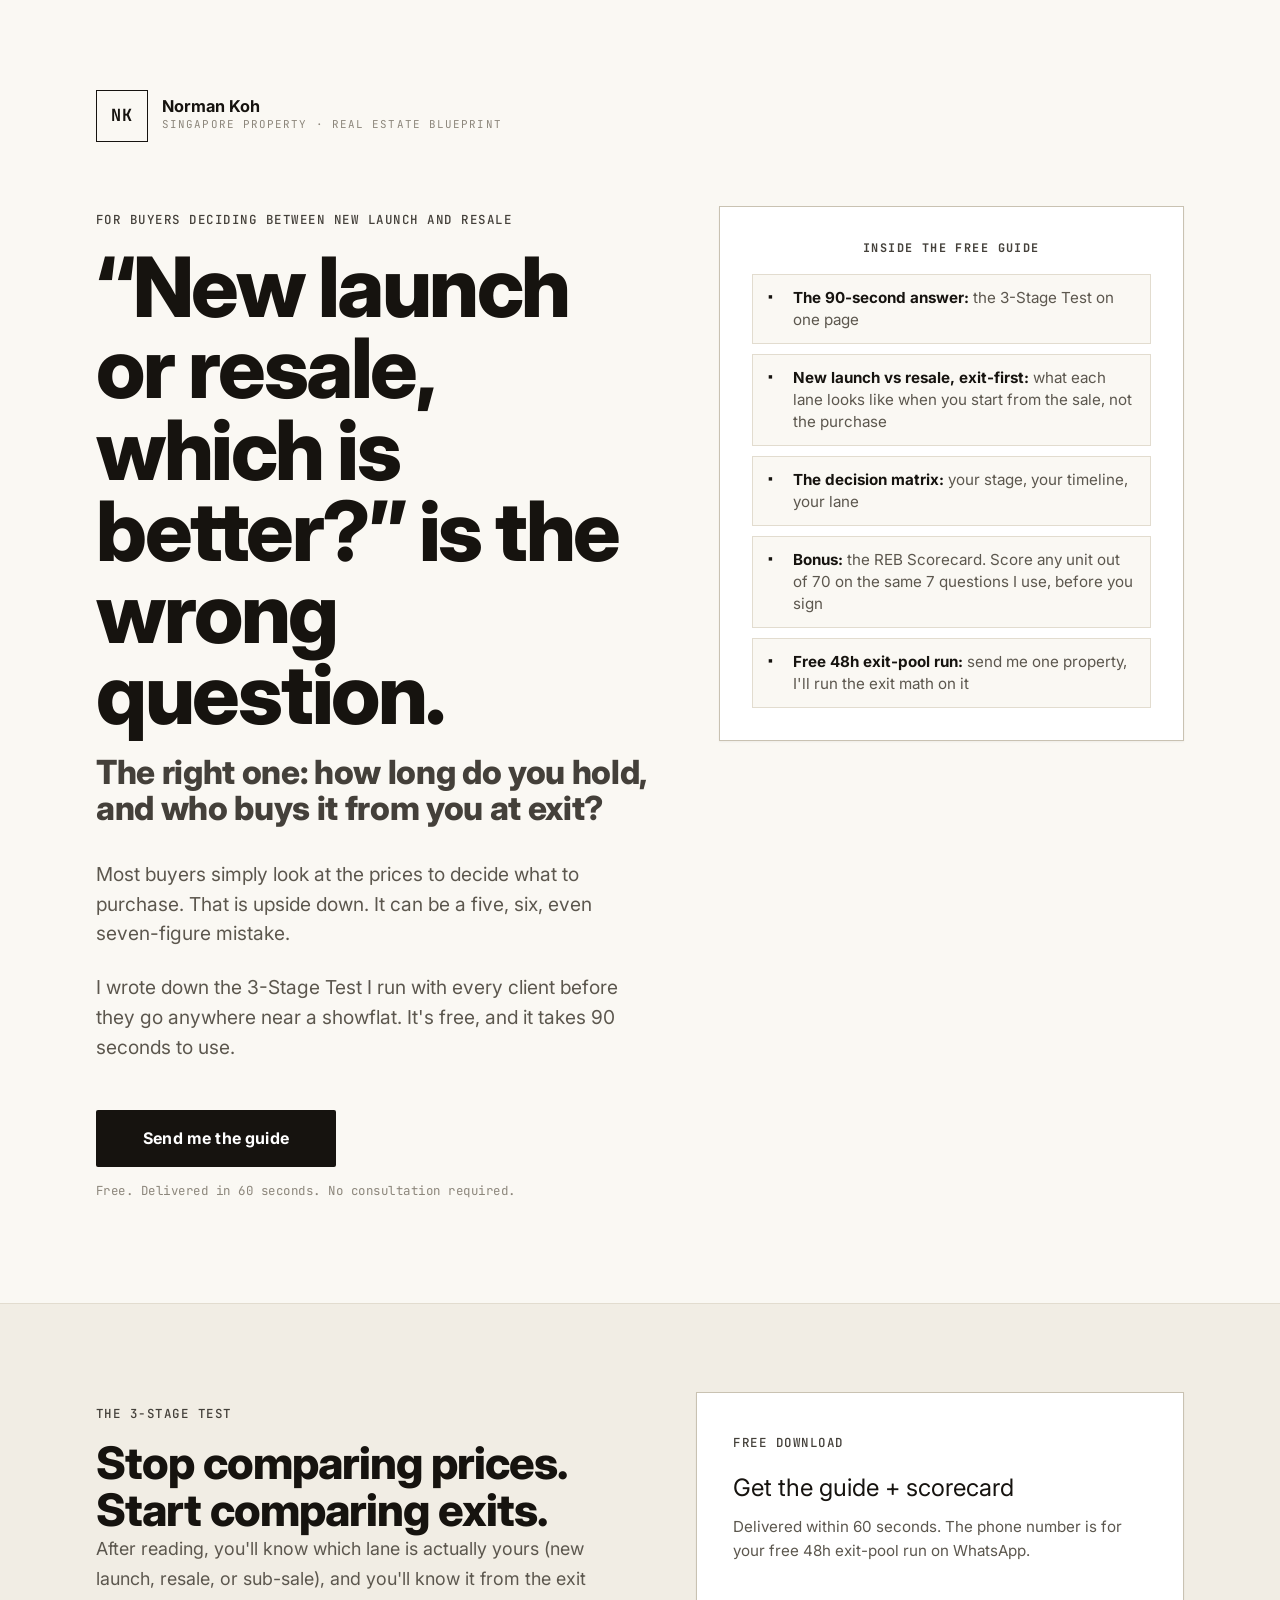
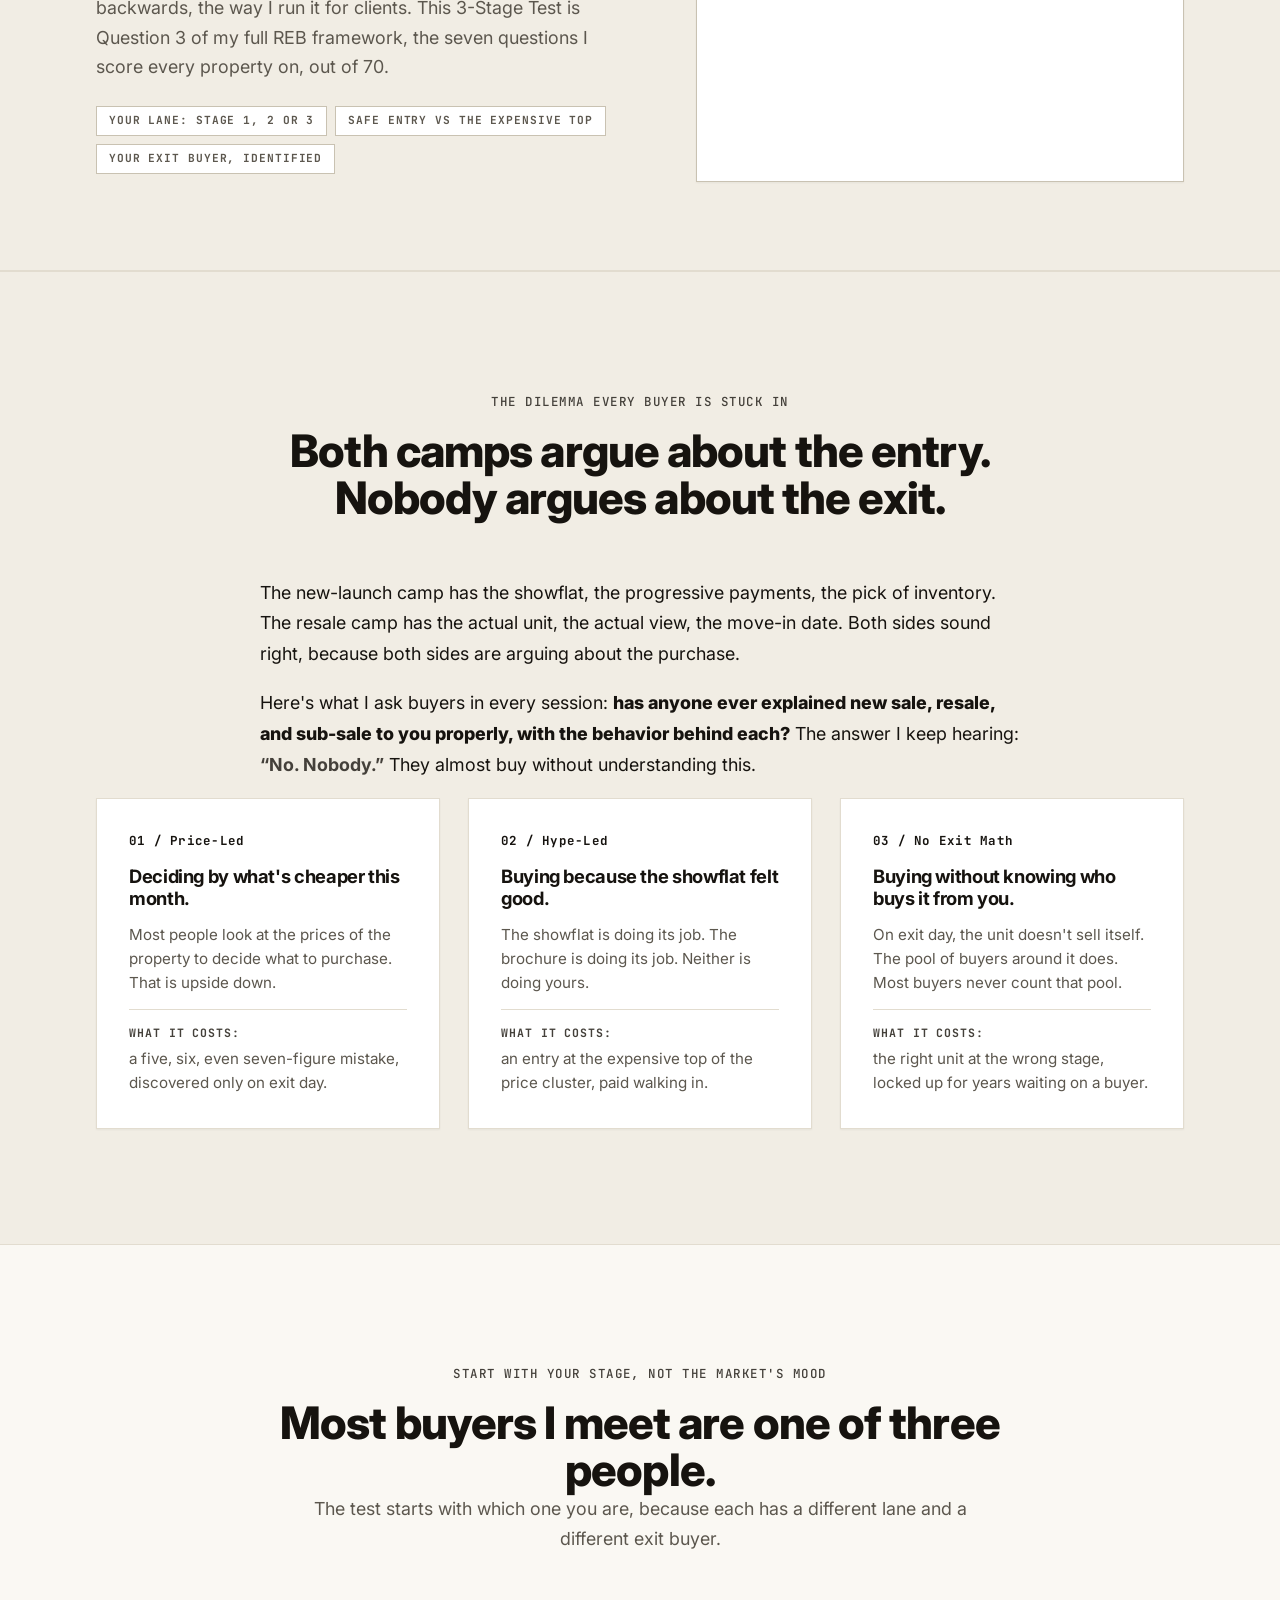
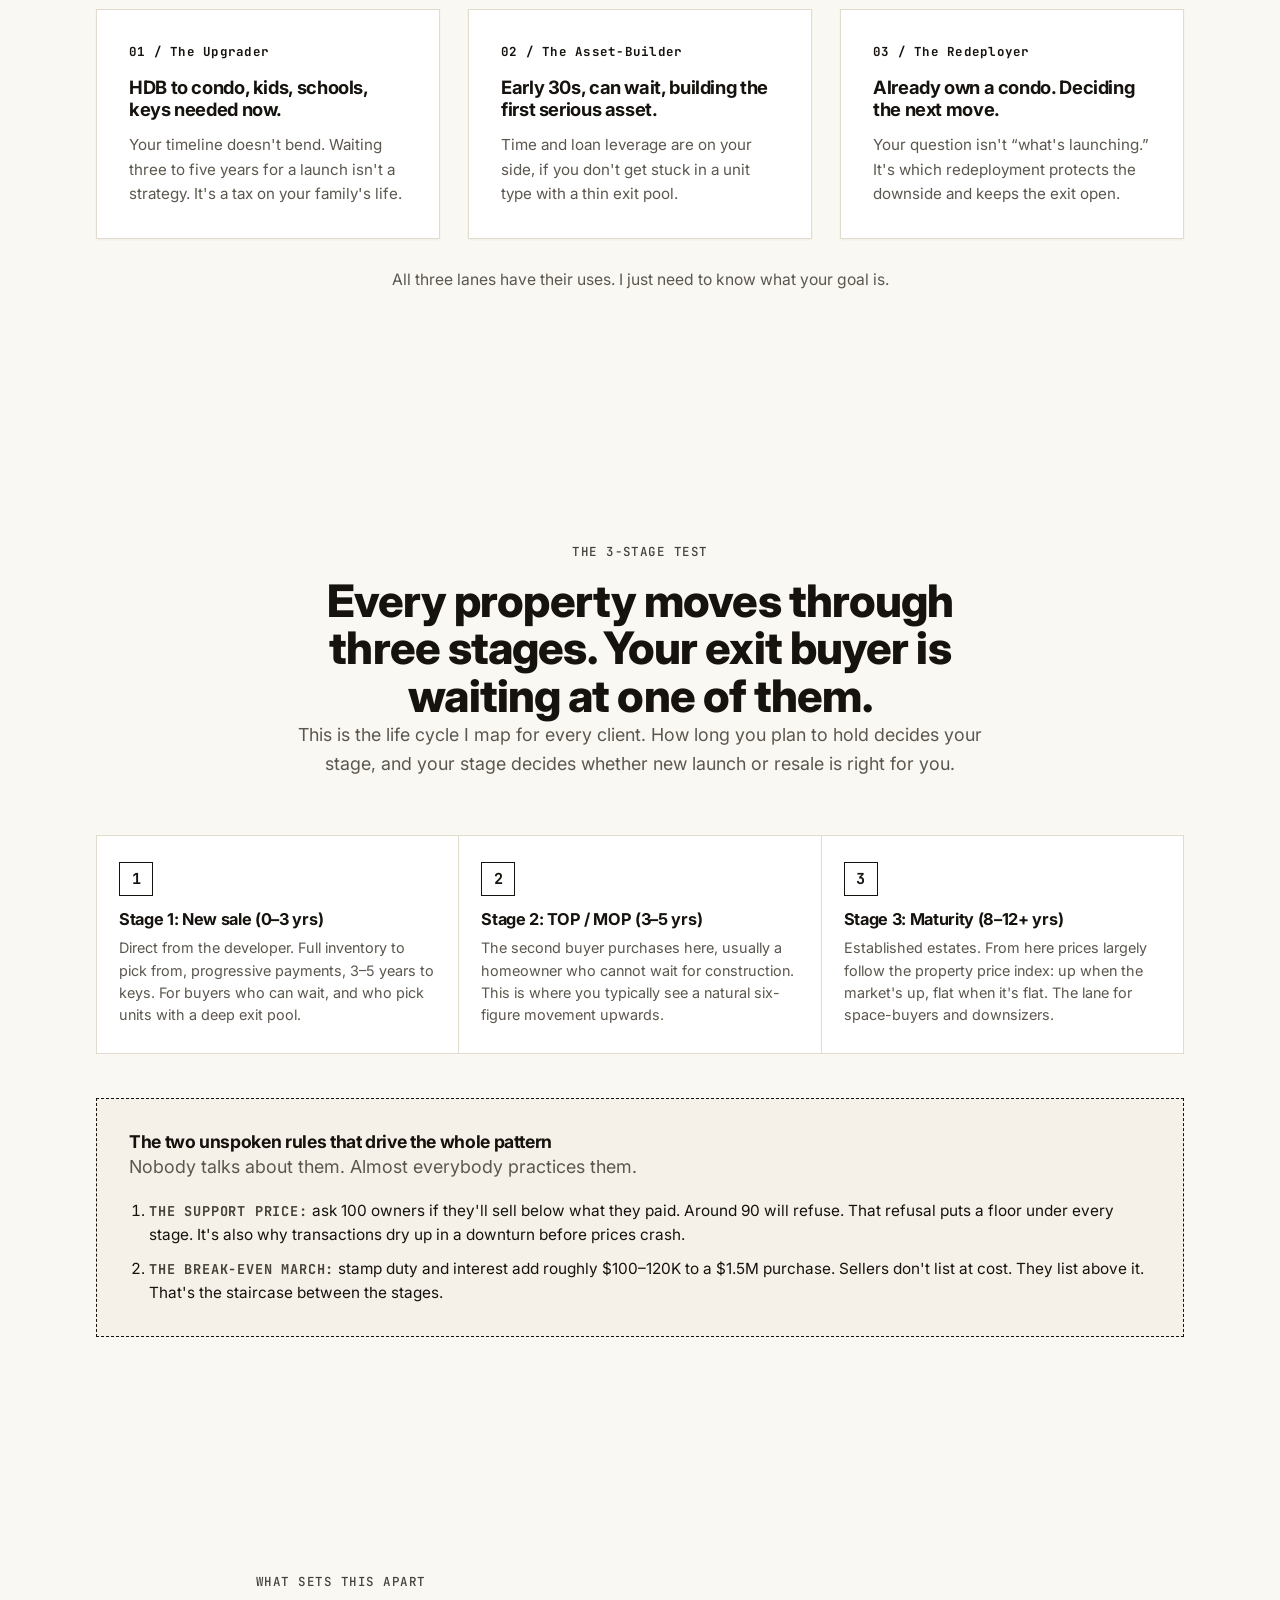
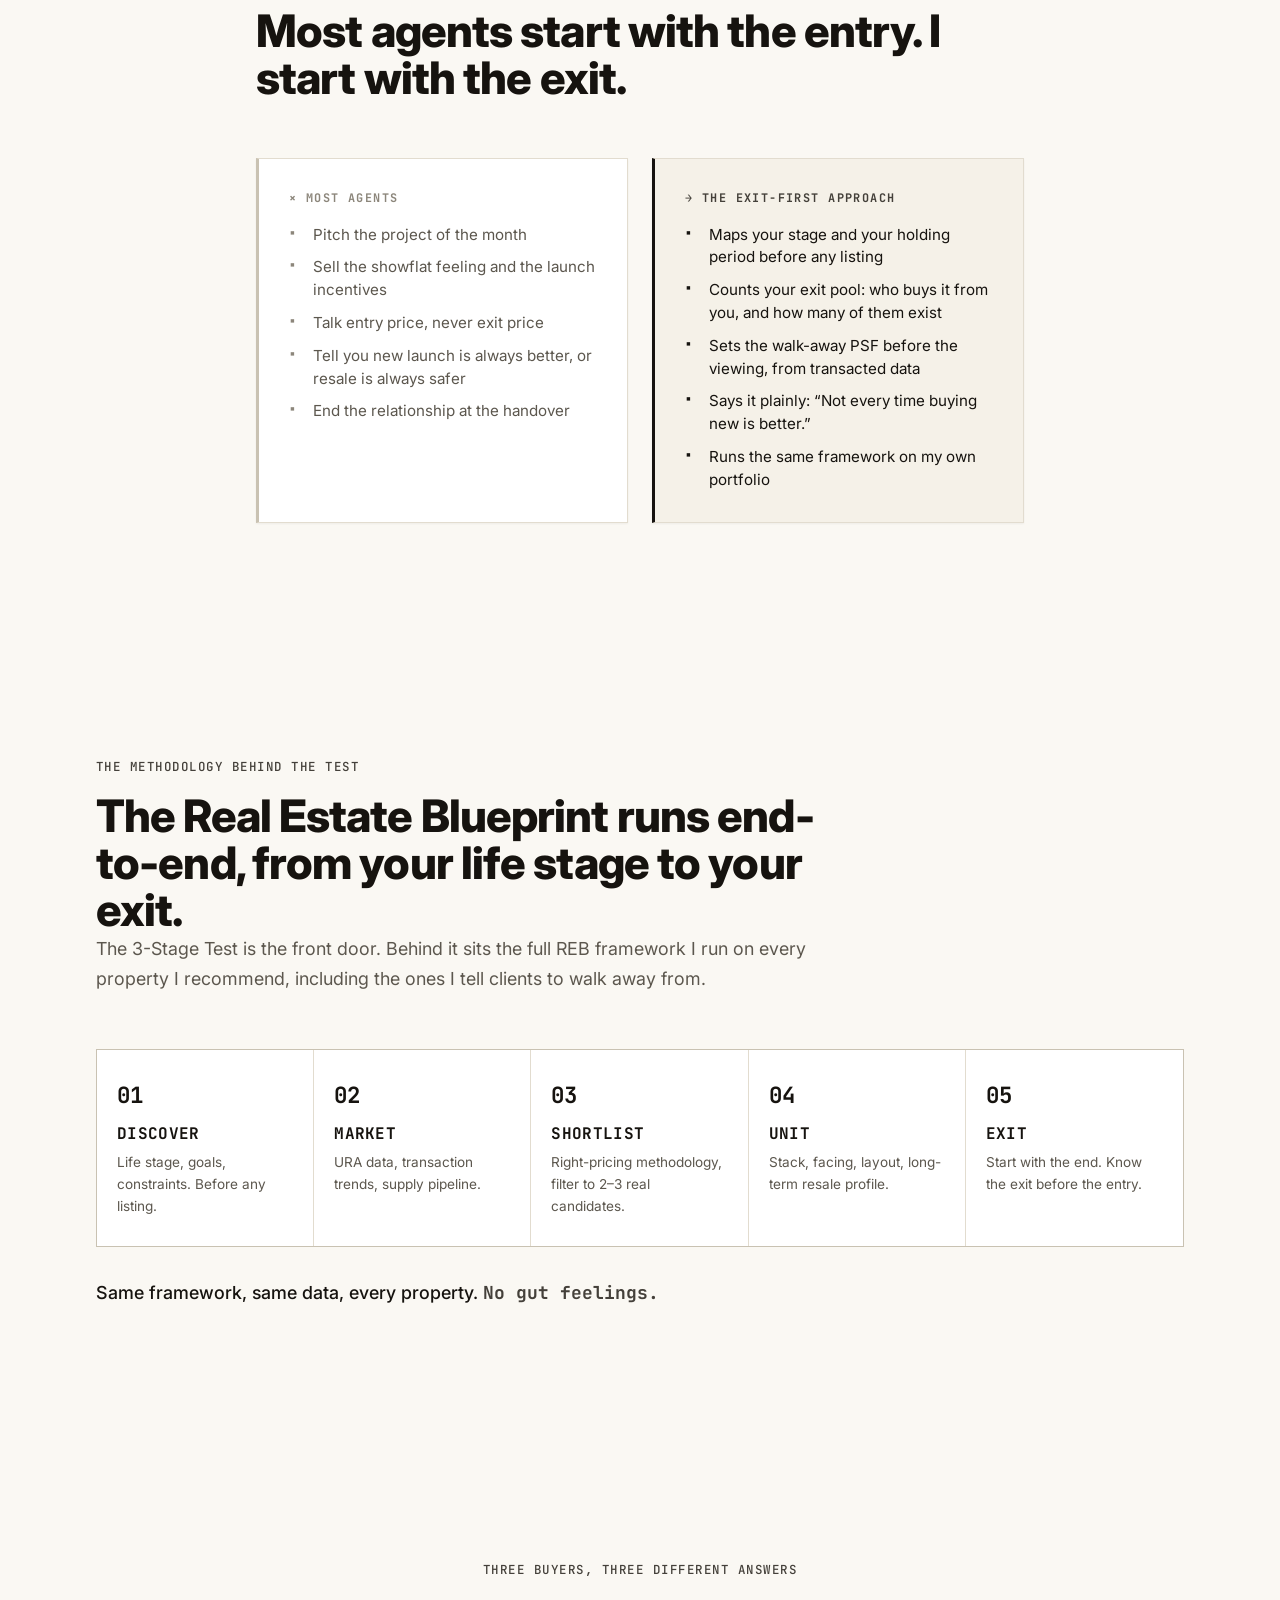
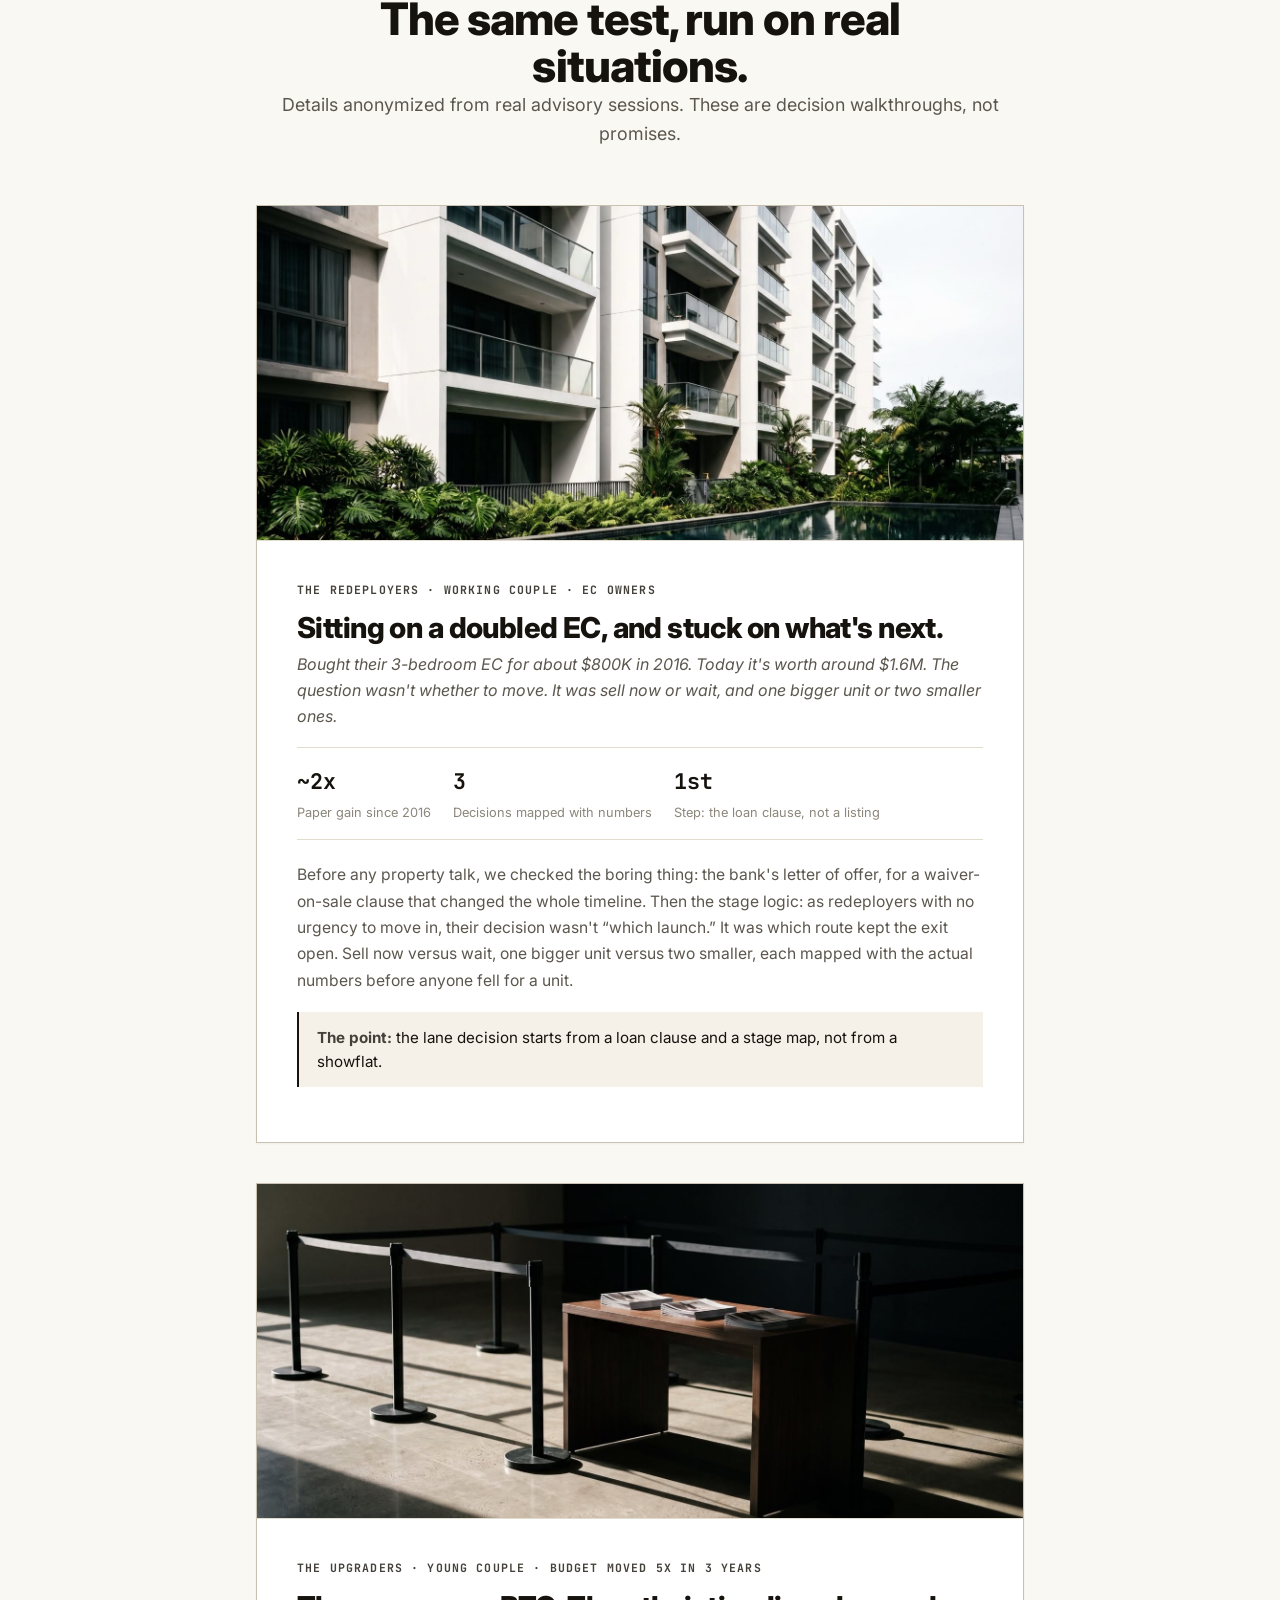
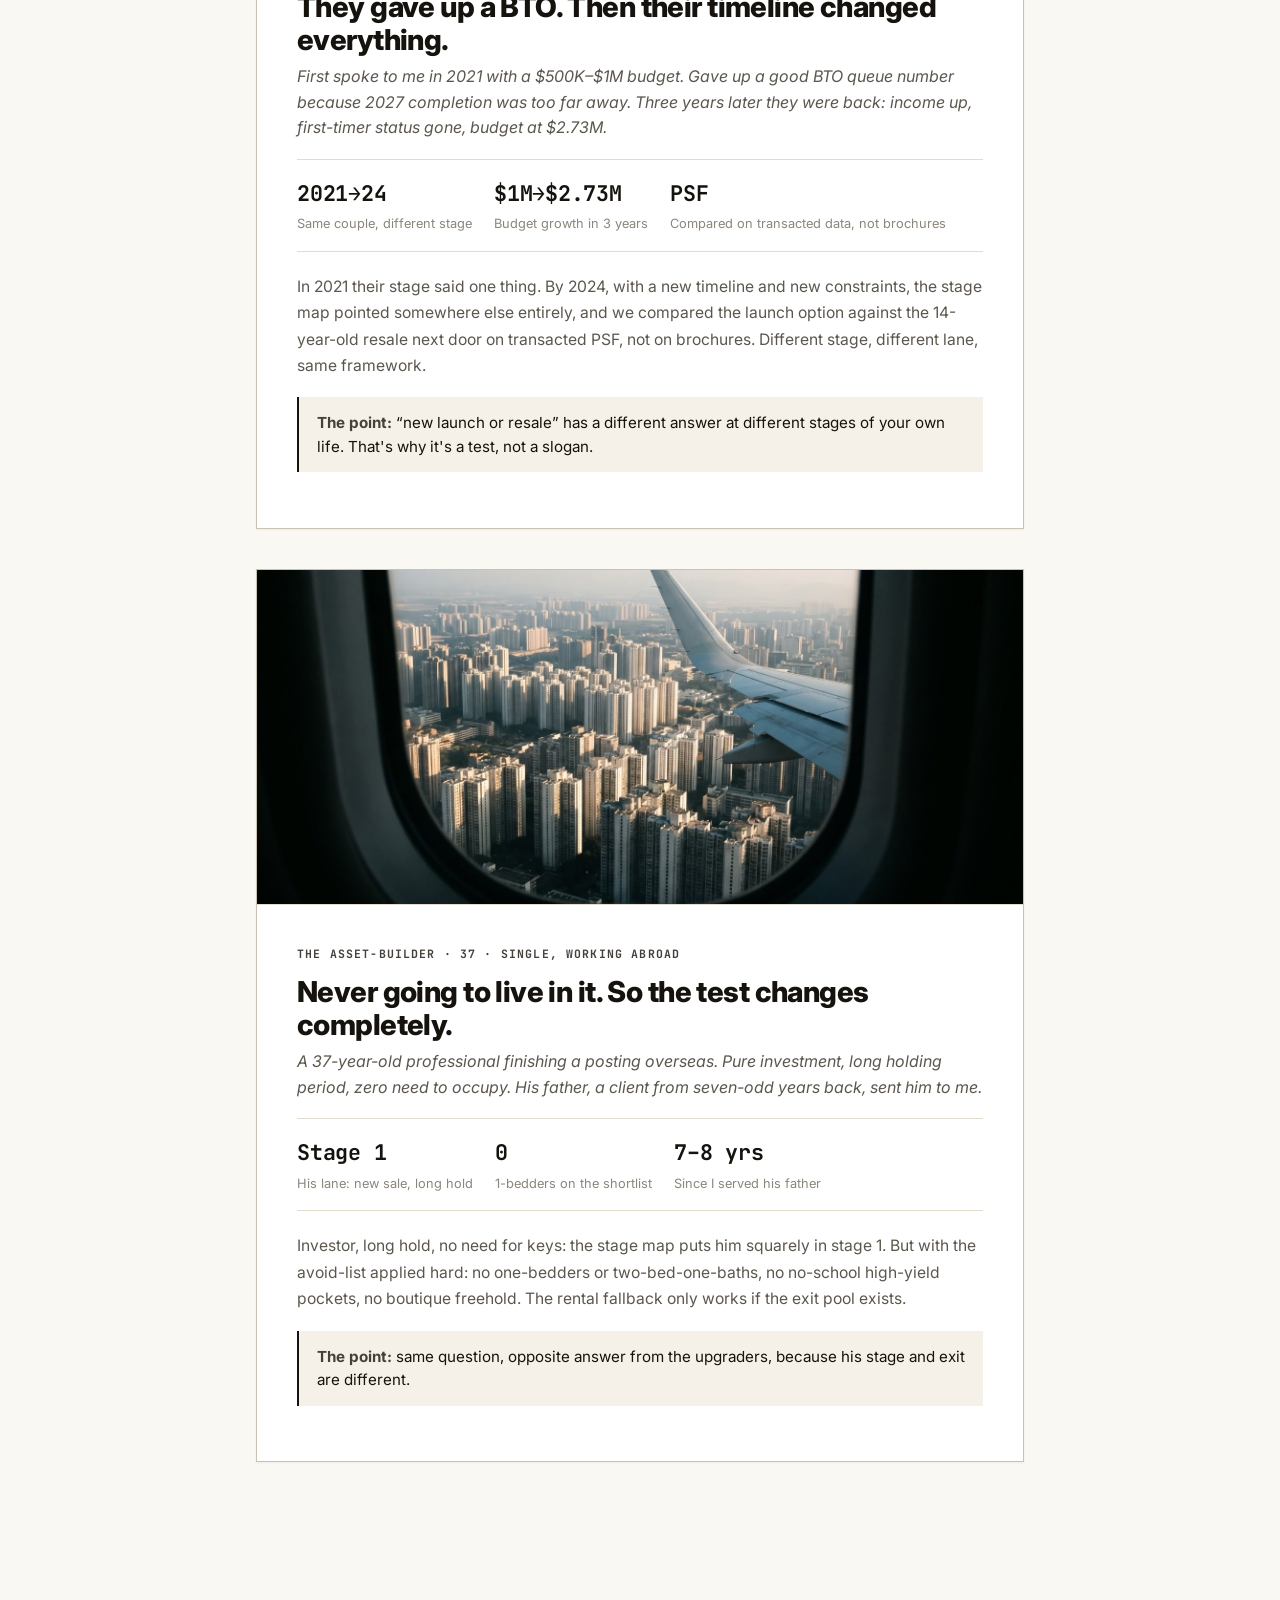
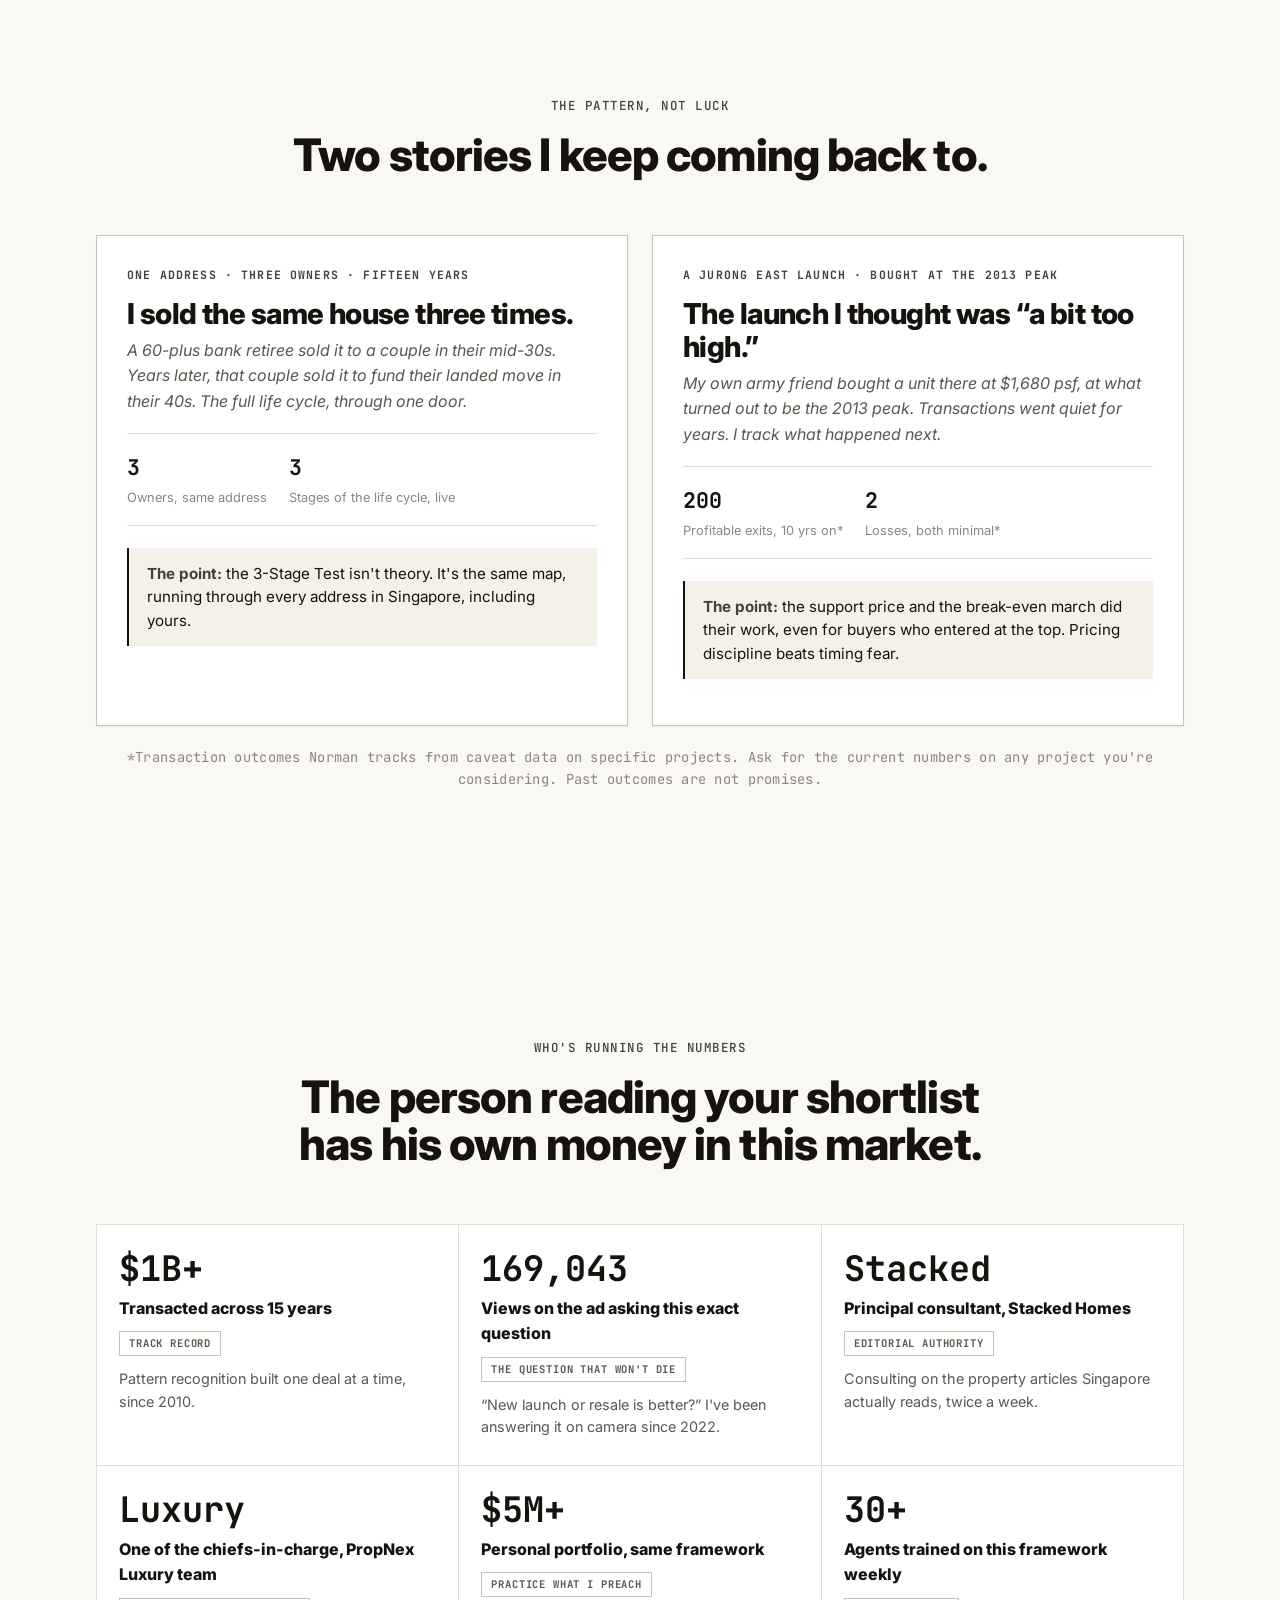
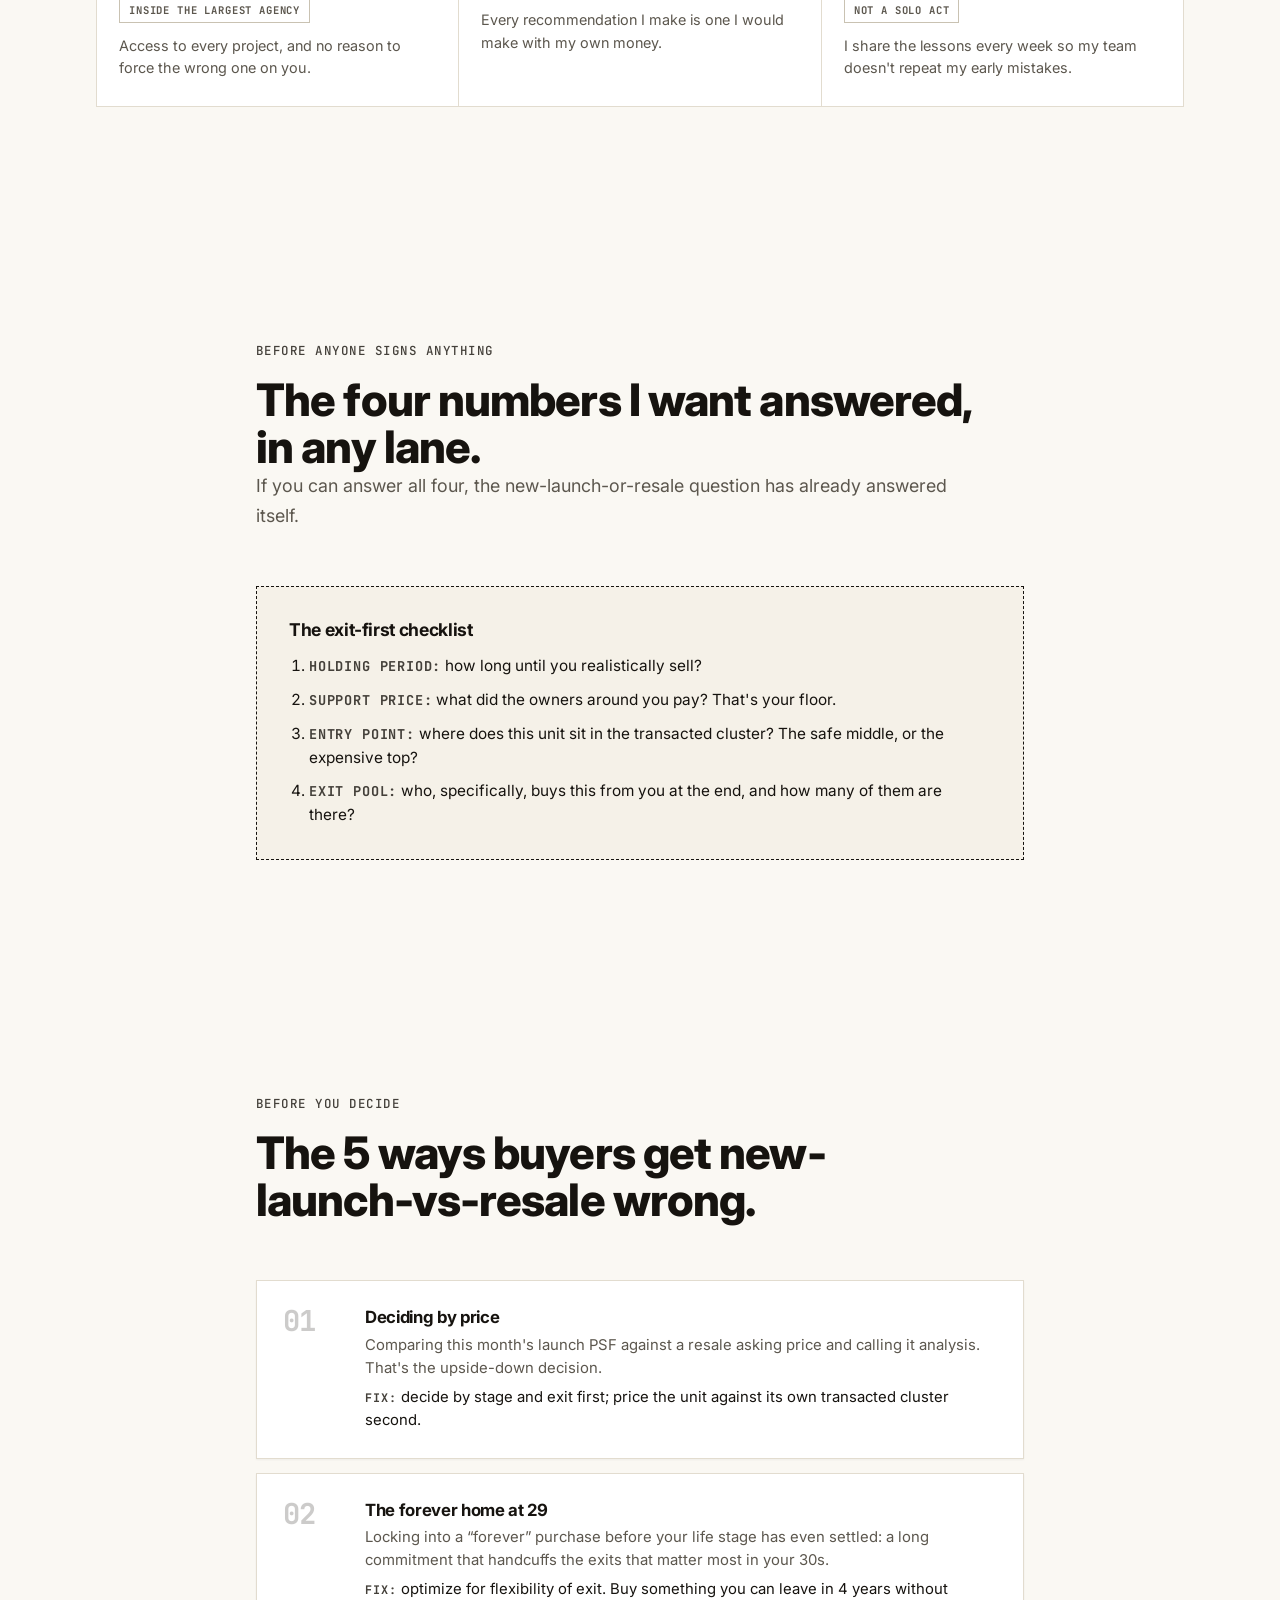
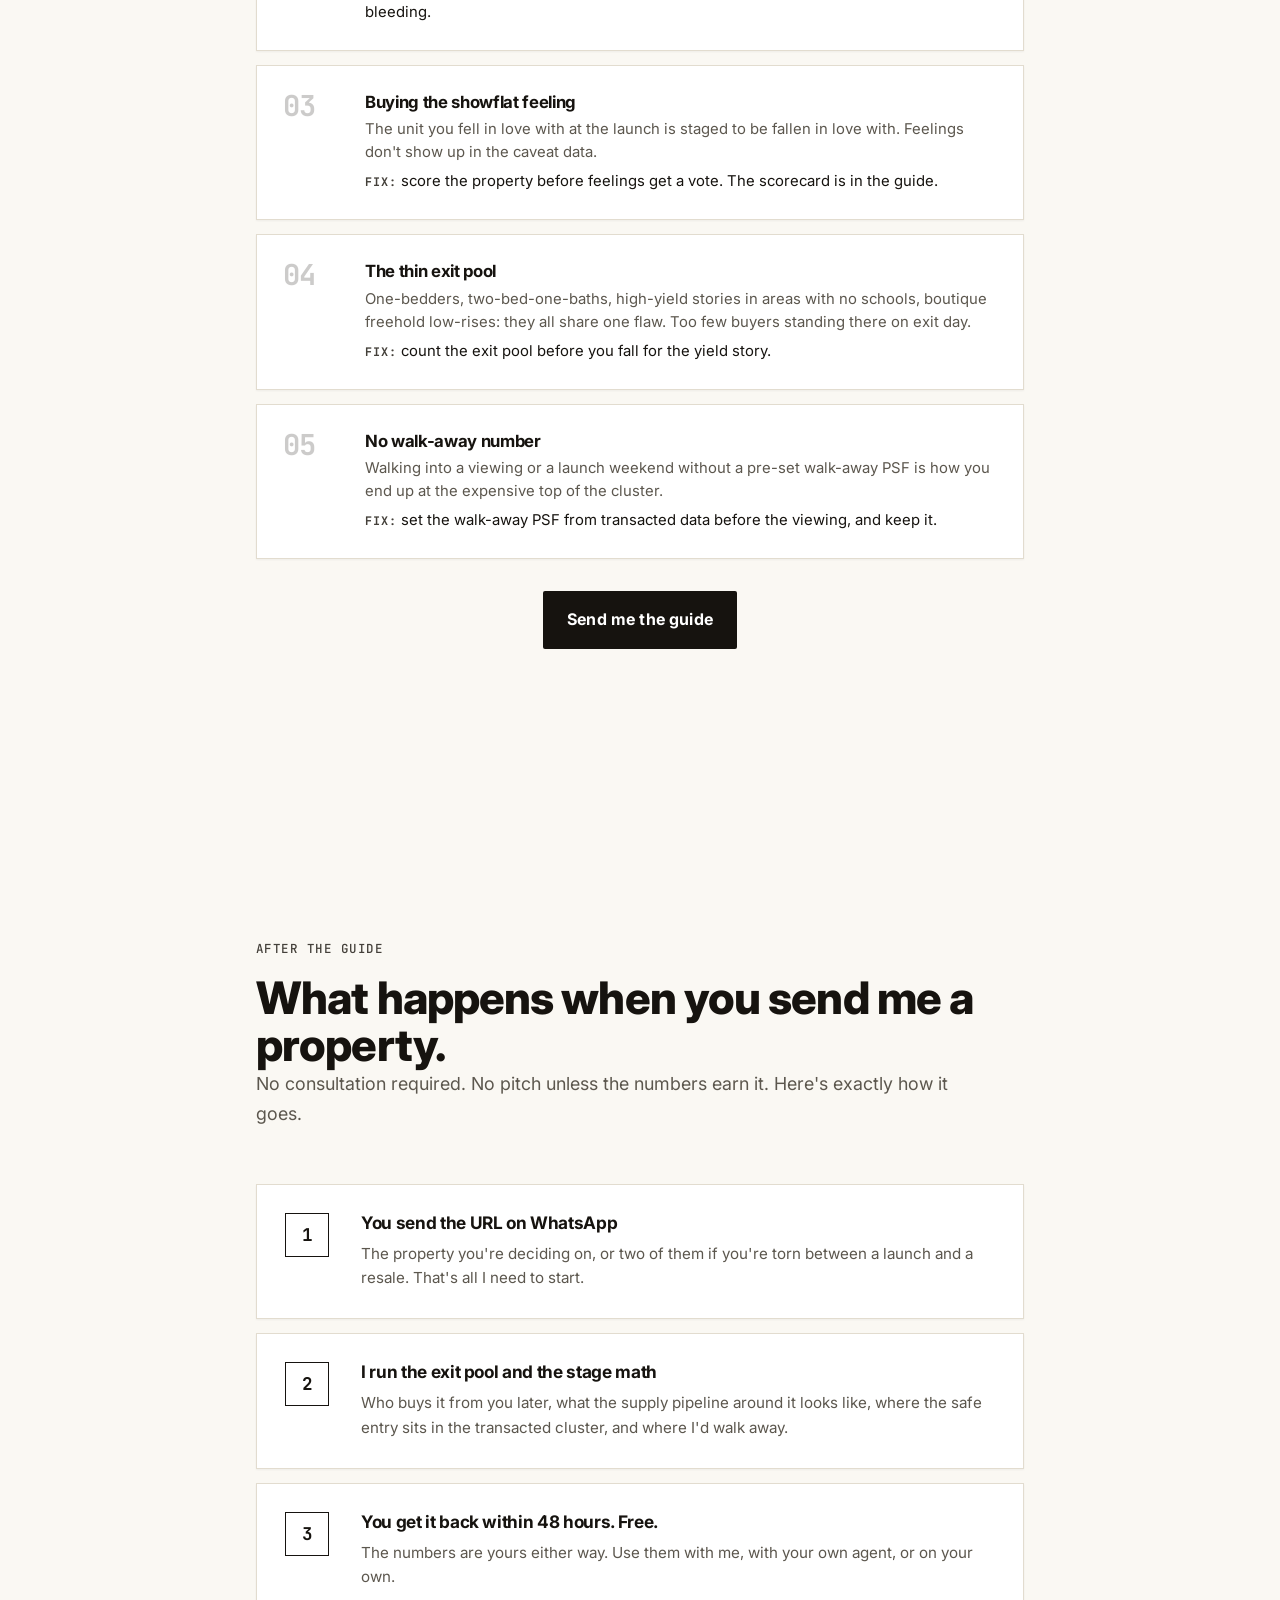
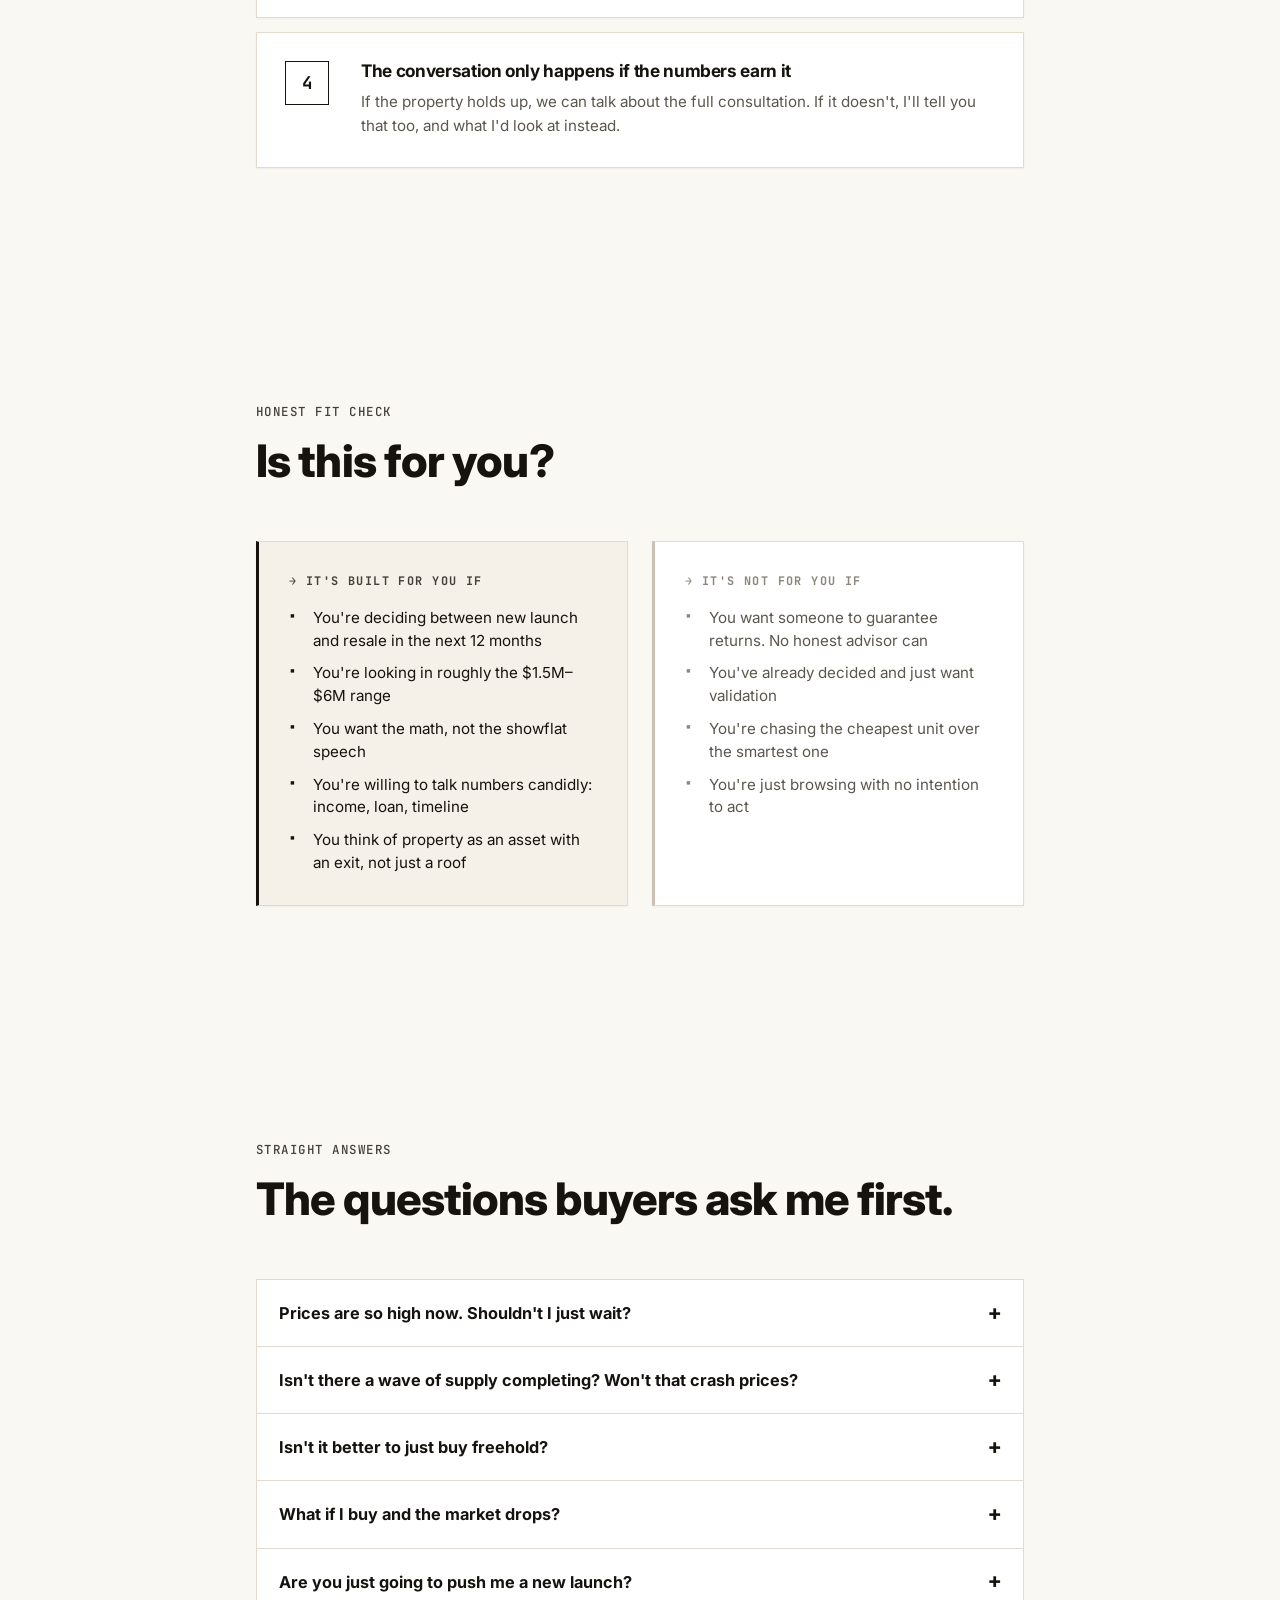
<file: resale/index.html>
<!doctype html>
<html lang="en">
  <head>
    <meta charset="utf-8">
    <meta name="viewport" content="width=device-width, initial-scale=1">
    <title>New Launch or Resale? | Norman Koh · Singapore Property</title>
    <meta
      name="description"
      content="New launch or resale is the wrong question. Get the 3-Stage Test Norman Koh runs with every buyer: free guide + REB Scorecard + a free 48h exit-pool run on a property of your choice."
    >
    <!-- Soft-launch: uncomment to keep this out of search during testing.
    <meta name="robots" content="noindex"> -->
    <link rel="stylesheet" href="/resale/styles.css">
    <!-- Cloudflare Turnstile (invisible bot challenge). Loads the widget script. -->
    <script src="https://challenges.cloudflare.com/turnstile/v0/api.js" async defer></script>
  </head>
  <body>
    <main class="page">

      <!-- ============================================================
           1. HERO (Linden architecture: brand row, copy left, value-card right)
           ============================================================ -->
      <section class="hero">
        <div class="hero-brand" aria-label="Norman Koh">
          <span class="brand-mark">NK</span>
          <span class="brand-copy">
            <strong>Norman Koh</strong>
            <small>Singapore property &middot; Real Estate Blueprint</small>
          </span>
        </div>

        <div class="hero-grid">
          <div class="hero-copy">
            <span class="eyebrow">For buyers deciding between new launch and resale</span>
            <h1>&ldquo;New launch or resale, which is better?&rdquo; is the wrong question.</h1>
            <p class="hero-redline">The right one: how long do you hold, and who buys it from you at exit?</p>
            <p class="hero-subtitle">
              Most buyers simply look at the prices to decide what to purchase. That is upside down.
              It can be a five, six, even seven-figure mistake.
            </p>
            <p class="hero-subtitle">
              I wrote down the 3-Stage Test I run with every client before they go anywhere near a
              showflat. It's free, and it takes 90 seconds to use.
            </p>
            <a class="button primary hero-cta" href="#download-guide">Send me the guide</a>
            <p class="hero-note">Free. Delivered in 60 seconds. No consultation required.</p>
          </div>

          <aside class="hero-guide" aria-label="What's inside the guide">
            <div class="value-card">
              <p class="vc-head">Inside the free guide</p>
              <ul class="value-list">
                <li><strong>The 90-second answer:</strong> the 3-Stage Test on one page</li>
                <li><strong>New launch vs resale, exit-first:</strong> what each lane looks like when you start from the sale, not the purchase</li>
                <li><strong>The decision matrix:</strong> your stage, your timeline, your lane</li>
                <li><strong>Bonus:</strong> the REB Scorecard. Score any unit out of 70 on the same 7 questions I use, before you sign</li>
                <li><strong>Free 48h exit-pool run:</strong> send me one property, I'll run the exit math on it</li>
              </ul>
            </div>
          </aside>
        </div>
      </section>

      <!-- ============================================================
           2. PRIMARY DOWNLOAD FORM
           ============================================================ -->
      <section class="download-section" id="download-guide">
        <div class="download-grid">
          <div class="download-copy">
            <p class="section-kicker">The 3-Stage Test</p>
            <h2>Stop comparing prices. Start comparing exits.</h2>
            <p class="lead">
              After reading, you'll know which lane is actually yours (new launch, resale, or
              sub-sale), and you'll know it from the exit backwards, the way I run it for clients.
              This 3-Stage Test is Question 3 of my full REB framework, the seven questions I score
              every property on, out of 70.
            </p>
            <div class="download-benefits">
              <span>Your lane: stage 1, 2 or 3</span>
              <span>Safe entry vs the expensive top</span>
              <span>Your exit buyer, identified</span>
            </div>
          </div>

          <aside class="lead-form-panel standalone">
            <p class="form-eyebrow">Free download</p>
            <p class="form-heading">Get the guide + scorecard</p>
            <p class="form-lead">
              Delivered within 60 seconds. The phone number is for your free 48h exit-pool run on WhatsApp.
            </p>

            <!-- GHL form embed (Resale) -->
            <iframe
                src="https://api.leadconnectorhq.com/widget/form/4sbRsKJIsL2CiA8Y82Ic"
                style="width:100%;height:100%;border:none;border-radius:8px"
                id="inline-4sbRsKJIsL2CiA8Y82Ic"
                data-layout="{'id':'INLINE'}"
                data-trigger-type="alwaysShow"
                data-trigger-value=""
                data-activation-type="alwaysActivated"
                data-activation-value=""
                data-deactivation-type="neverDeactivate"
                data-deactivation-value=""
                data-form-name="Resale"
                data-height="475"
                data-layout-iframe-id="inline-4sbRsKJIsL2CiA8Y82Ic"
                data-form-id="4sbRsKJIsL2CiA8Y82Ic"
                data-cookie-consent="true"
                data-cookie-consent-provider="auto"
                title="Resale"
              ></iframe>
            <script src="https://link.msgsndr.com/js/form_embed.js"></script>
          </aside>
        </div>
      </section>

      <!-- ============================================================
           3. PROBLEM BAND
           ============================================================ -->
      <section class="band">
        <div class="section">
          <div class="section-title centered">
            <p class="section-kicker">The dilemma every buyer is stuck in</p>
            <h2>Both camps argue about the entry. Nobody argues about the exit.</h2>
          </div>
          <div class="prose">
            <p>
              The new-launch camp has the showflat, the progressive payments, the pick of inventory.
              The resale camp has the actual unit, the actual view, the move-in date. Both sides sound
              right, because both sides are arguing about the purchase.
            </p>
            <p>
              Here's what I ask buyers in every session: <strong>has anyone ever explained new sale,
              resale, and sub-sale to you properly, with the behavior behind each?</strong>
              The answer I keep hearing: <span class="em-red">&ldquo;No. Nobody.&rdquo;</span>
              They almost buy without understanding this.
            </p>
          </div>
          <div class="problem-grid">
            <article class="card">
              <span class="card-num">01 / Price-Led</span>
              <h3>Deciding by what's cheaper this month.</h3>
              <p>Most people look at the prices of the property to decide what to purchase. That is upside down.</p>
              <p class="card-consequence">
                <strong>What it costs:</strong> a five, six, even seven-figure mistake, discovered only on exit day.
              </p>
            </article>
            <article class="card">
              <span class="card-num">02 / Hype-Led</span>
              <h3>Buying because the showflat felt good.</h3>
              <p>The showflat is doing its job. The brochure is doing its job. Neither is doing yours.</p>
              <p class="card-consequence">
                <strong>What it costs:</strong> an entry at the expensive top of the price cluster, paid walking in.
              </p>
            </article>
            <article class="card">
              <span class="card-num">03 / No Exit Math</span>
              <h3>Buying without knowing who buys it from you.</h3>
              <p>On exit day, the unit doesn't sell itself. The pool of buyers around it does. Most buyers never count that pool.</p>
              <p class="card-consequence">
                <strong>What it costs:</strong> the right unit at the wrong stage, locked up for years waiting on a buyer.
              </p>
            </article>
          </div>
        </div>
      </section>

      <!-- ============================================================
           5. WHO ARE YOU — 3 buyer profiles
           ============================================================ -->
      <section class="section">
        <div class="section-title centered">
          <p class="section-kicker">Start with your stage, not the market's mood</p>
          <h2>Most buyers I meet are one of three people.</h2>
          <p class="lead">The test starts with which one you are, because each has a different lane and a different exit buyer.</p>
        </div>
        <div class="problem-grid">
          <article class="card">
            <span class="card-num">01 / The Upgrader</span>
            <h3>HDB to condo, kids, schools, keys needed now.</h3>
            <p>Your timeline doesn't bend. Waiting three to five years for a launch isn't a strategy. It's a tax on your family's life.</p>
          </article>
          <article class="card">
            <span class="card-num">02 / The Asset-Builder</span>
            <h3>Early 30s, can wait, building the first serious asset.</h3>
            <p>Time and loan leverage are on your side, if you don't get stuck in a unit type with a thin exit pool.</p>
          </article>
          <article class="card">
            <span class="card-num">03 / The Redeployer</span>
            <h3>Already own a condo. Deciding the next move.</h3>
            <p>Your question isn't &ldquo;what's launching.&rdquo; It's which redeployment protects the downside and keeps the exit open.</p>
          </article>
        </div>
        <p class="proof-note statement">All three lanes have their uses. I just need to know what your goal is.</p>
      </section>

      <!-- ============================================================
           6. THE 3-STAGE LIFECYCLE (framework centerpiece)
           ============================================================ -->
      <section class="section">
        <div class="section-title centered">
          <p class="section-kicker">The 3-Stage Test</p>
          <h2>Every property moves through three stages. Your exit buyer is waiting at one of them.</h2>
          <p class="lead">
            This is the life cycle I map for every client. How long you plan to hold decides your stage,
            and your stage decides whether new launch or resale is right for you.
          </p>
        </div>
        <div class="pillars">
          <div class="pillar">
            <span class="p-num">1</span>
            <h3>Stage 1: New sale (0–3 yrs)</h3>
            <p>Direct from the developer. Full inventory to pick from, progressive payments, 3–5 years to keys. For buyers who can wait, and who pick units with a deep exit pool.</p>
          </div>
          <div class="pillar">
            <span class="p-num">2</span>
            <h3>Stage 2: TOP / MOP (3–5 yrs)</h3>
            <p>The second buyer purchases here, usually a homeowner who cannot wait for construction. This is where you typically see a natural six-figure movement upwards.</p>
          </div>
          <div class="pillar">
            <span class="p-num">3</span>
            <h3>Stage 3: Maturity (8–12+ yrs)</h3>
            <p>Established estates. From here prices largely follow the property price index: up when the market's up, flat when it's flat. The lane for space-buyers and downsizers.</p>
          </div>
        </div>

        <div class="questions">
          <h3>The two unspoken rules that drive the whole pattern</h3>
          <p class="lead">Nobody talks about them. Almost everybody practices them.</p>
          <ol>
            <li><strong>The support price:</strong> ask 100 owners if they'll sell below what they paid. Around 90 will refuse. That refusal puts a floor under every stage. It's also why transactions dry up in a downturn before prices crash.</li>
            <li><strong>The break-even march:</strong> stamp duty and interest add roughly $100–120K to a $1.5M purchase. Sellers don't list at cost. They list above it. That's the staircase between the stages.</li>
          </ol>
        </div>
      </section>

      <!-- ============================================================
           7. MOST AGENTS VS THE EXIT-FIRST APPROACH
           ============================================================ -->
      <section class="section narrow">
        <div class="section-title">
          <p class="section-kicker">What sets this apart</p>
          <h2>Most agents start with the entry. I start with the exit.</h2>
        </div>
        <div class="fit-grid">
          <div class="fit-col no">
            <p class="fit-label">&times; Most agents</p>
            <ul>
              <li>Pitch the project of the month</li>
              <li>Sell the showflat feeling and the launch incentives</li>
              <li>Talk entry price, never exit price</li>
              <li>Tell you new launch is always better, or resale is always safer</li>
              <li>End the relationship at the handover</li>
            </ul>
          </div>
          <div class="fit-col yes">
            <p class="fit-label">&rarr; The exit-first approach</p>
            <ul>
              <li>Maps your stage and your holding period before any listing</li>
              <li>Counts your exit pool: who buys it from you, and how many of them exist</li>
              <li>Sets the walk-away PSF before the viewing, from transacted data</li>
              <li>Says it plainly: &ldquo;Not every time buying new is better.&rdquo;</li>
              <li>Runs the same framework on my own portfolio</li>
            </ul>
          </div>
        </div>
      </section>

      <!-- ============================================================
           8. THE METHODOLOGY — REB 5 stages
           ============================================================ -->
      <section class="section">
        <div class="section-title">
          <p class="section-kicker">The methodology behind the test</p>
          <h2>The Real Estate Blueprint runs end-to-end, from your life stage to your exit.</h2>
          <p class="lead">
            The 3-Stage Test is the front door. Behind it sits the full REB framework I run on every
            property I recommend, including the ones I tell clients to walk away from.
          </p>
        </div>
        <div class="reb-strip">
          <article class="reb-stage">
            <span class="reb-stage-num">01</span>
            <h3>Discover</h3>
            <p>Life stage, goals, constraints. Before any listing.</p>
          </article>
          <article class="reb-stage">
            <span class="reb-stage-num">02</span>
            <h3>Market</h3>
            <p>URA data, transaction trends, supply pipeline.</p>
          </article>
          <article class="reb-stage">
            <span class="reb-stage-num">03</span>
            <h3>Shortlist</h3>
            <p>Right-pricing methodology, filter to 2&ndash;3 real candidates.</p>
          </article>
          <article class="reb-stage">
            <span class="reb-stage-num">04</span>
            <h3>Unit</h3>
            <p>Stack, facing, layout, long-term resale profile.</p>
          </article>
          <article class="reb-stage">
            <span class="reb-stage-num">05</span>
            <h3>Exit</h3>
            <p>Start with the end. Know the exit before the entry.</p>
          </article>
        </div>
        <p class="reb-strip-caption">
          Same framework, same data, every property. <span class="mono">No gut feelings.</span>
        </p>
      </section>

      <!-- ============================================================
           9. CASE STUDIES — 3 advisory walkthroughs (anonymized)
           PERMISSION GATE: anonymized from real consults — Bryan/Norman
           must approve before publish (handoff Open Q).
           ============================================================ -->
      <section class="section narrow">
        <div class="section-title centered">
          <p class="section-kicker">Three buyers, three different answers</p>
          <h2>The same test, run on real situations.</h2>
          <p class="lead">Details anonymized from real advisory sessions. These are decision walkthroughs, not promises.</p>
        </div>

        <article class="case-study">
          <figure class="cs-visual">
            <img class="cs-image" src="/resale/assets/case-ec.jpg" alt="A condominium block with repeated balconies beside a communal pool" loading="lazy">
          </figure>
          <div class="cs-body">
            <p class="cs-eyebrow">The redeployers &middot; working couple &middot; EC owners</p>
            <h2 class="cs-name">Sitting on a doubled EC, and stuck on what's next.</h2>
            <p class="cs-tagline">Bought their 3-bedroom EC for about $800K in 2016. Today it's worth around $1.6M. The question wasn't whether to move. It was sell now or wait, and one bigger unit or two smaller ones.</p>
            <div class="cs-stats">
              <div class="cs-stat gain"><strong>~2x</strong><span>Paper gain since 2016</span></div>
              <div class="cs-stat"><strong>3</strong><span>Decisions mapped with numbers</span></div>
              <div class="cs-stat"><strong>1st</strong><span>Step: the loan clause, not a listing</span></div>
            </div>
            <div class="cs-narrative">
              <p>
                Before any property talk, we checked the boring thing: the bank's letter of offer, for a
                waiver-on-sale clause that changed the whole timeline. Then the stage logic: as redeployers
                with no urgency to move in, their decision wasn't &ldquo;which launch.&rdquo; It was which
                route kept the exit open. Sell now versus wait, one bigger unit versus two smaller,
                each mapped with the actual numbers before anyone fell for a unit.
              </p>
            </div>
            <p class="cs-insight"><strong>The point:</strong> the lane decision starts from a loan clause and a stage map, not from a showflat.</p>
          </div>
        </article>

        <article class="case-study">
          <figure class="cs-visual">
            <img class="cs-image" src="/resale/assets/case-ballot.jpg" alt="An empty launch-gallery registration table with queue barriers and stacked brochures" loading="lazy">
          </figure>
          <div class="cs-body">
            <p class="cs-eyebrow">The upgraders &middot; young couple &middot; budget moved 5x in 3 years</p>
            <h2 class="cs-name">They gave up a BTO. Then their timeline changed everything.</h2>
            <p class="cs-tagline">First spoke to me in 2021 with a $500K&ndash;$1M budget. Gave up a good BTO queue number because 2027 completion was too far away. Three years later they were back: income up, first-timer status gone, budget at $2.73M.</p>
            <div class="cs-stats">
              <div class="cs-stat"><strong>2021&rarr;24</strong><span>Same couple, different stage</span></div>
              <div class="cs-stat gain"><strong>$1M&rarr;$2.73M</strong><span>Budget growth in 3 years</span></div>
              <div class="cs-stat"><strong>PSF</strong><span>Compared on transacted data, not brochures</span></div>
            </div>
            <div class="cs-narrative">
              <p>
                In 2021 their stage said one thing. By 2024, with a new timeline and new constraints, the
                stage map pointed somewhere else entirely, and we compared the launch option against
                the 14-year-old resale next door on transacted PSF, not on brochures. Different stage,
                different lane, same framework.
              </p>
            </div>
            <p class="cs-insight"><strong>The point:</strong> &ldquo;new launch or resale&rdquo; has a different answer at different stages of your own life. That's why it's a test, not a slogan.</p>
          </div>
        </article>

        <article class="case-study">
          <figure class="cs-visual">
            <img class="cs-image" src="/resale/assets/case-investor.jpg" alt="High-rise residential districts seen from an airplane window" loading="lazy">
          </figure>
          <div class="cs-body">
            <p class="cs-eyebrow">The asset-builder &middot; 37 &middot; single, working abroad</p>
            <h2 class="cs-name">Never going to live in it. So the test changes completely.</h2>
            <p class="cs-tagline">A 37-year-old professional finishing a posting overseas. Pure investment, long holding period, zero need to occupy. His father, a client from seven-odd years back, sent him to me.</p>
            <div class="cs-stats">
              <div class="cs-stat"><strong>Stage 1</strong><span>His lane: new sale, long hold</span></div>
              <div class="cs-stat"><strong>0</strong><span>1-bedders on the shortlist</span></div>
              <div class="cs-stat"><strong>7&ndash;8 yrs</strong><span>Since I served his father</span></div>
            </div>
            <div class="cs-narrative">
              <p>
                Investor, long hold, no need for keys: the stage map puts him squarely in stage 1.
                But with the avoid-list applied hard: no one-bedders or two-bed-one-baths, no
                no-school high-yield pockets, no boutique freehold. The rental fallback only works
                if the exit pool exists.
              </p>
            </div>
            <p class="cs-insight"><strong>The point:</strong> same question, opposite answer from the upgraders, because his stage and exit are different.</p>
          </div>
        </article>
      </section>

      <!-- ============================================================
           10. CASE DUO — the lifecycle proven twice
           ============================================================ -->
      <section class="section">
        <div class="section-title centered">
          <p class="section-kicker">The pattern, not luck</p>
          <h2>Two stories I keep coming back to.</h2>
        </div>
        <div class="case-duo">
          <article class="case-study">
            <div class="cs-body">
              <p class="cs-eyebrow">One address &middot; three owners &middot; fifteen years</p>
              <h2 class="cs-name">I sold the same house three times.</h2>
              <p class="cs-tagline">A 60-plus bank retiree sold it to a couple in their mid-30s. Years later, that couple sold it to fund their landed move in their 40s. The full life cycle, through one door.</p>
              <div class="cs-stats">
                <div class="cs-stat"><strong>3</strong><span>Owners, same address</span></div>
                <div class="cs-stat"><strong>3</strong><span>Stages of the life cycle, live</span></div>
              </div>
              <p class="cs-insight"><strong>The point:</strong> the 3-Stage Test isn't theory. It's the same map, running through every address in Singapore, including yours.</p>
            </div>
          </article>

          <article class="case-study">
            <div class="cs-body">
              <p class="cs-eyebrow">A Jurong East launch &middot; bought at the 2013 peak</p>
              <h2 class="cs-name">The launch I thought was &ldquo;a bit too high.&rdquo;</h2>
              <p class="cs-tagline">My own army friend bought a unit there at $1,680 psf, at what turned out to be the 2013 peak. Transactions went quiet for years. I track what happened next.</p>
              <div class="cs-stats">
                <div class="cs-stat gain"><strong>200</strong><span>Profitable exits, 10 yrs on*</span></div>
                <div class="cs-stat"><strong>2</strong><span>Losses, both minimal*</span></div>
              </div>
              <p class="cs-insight"><strong>The point:</strong> the support price and the break-even march did their work, even for buyers who entered at the top. Pricing discipline beats timing fear.</p>
            </div>
          </article>
        </div>
        <p class="proof-note">*Transaction outcomes Norman tracks from caveat data on specific projects. Ask for the current numbers on any project you're considering. Past outcomes are not promises.</p>
      </section>

      <!-- ============================================================
           11. PROOF GRID — credential tiles (verified claims only)
           ============================================================ -->
      <section class="section">
        <div class="section-title centered">
          <p class="section-kicker">Who's running the numbers</p>
          <h2>The person reading your shortlist has his own money in this market.</h2>
        </div>
        <div class="proof-grid">
          <div class="proof-card">
            <span class="pc-num">$1B+</span>
            <div class="pc-name">Transacted across 15 years</div>
            <span class="pc-tag">Track record</span>
            <p class="pc-detail">Pattern recognition built one deal at a time, since 2010.</p>
          </div>
          <div class="proof-card">
            <span class="pc-num">169,043</span>
            <div class="pc-name">Views on the ad asking this exact question</div>
            <span class="pc-tag">The question that won't die</span>
            <p class="pc-detail">&ldquo;New launch or resale is better?&rdquo; I've been answering it on camera since 2022.</p>
          </div>
          <div class="proof-card">
            <span class="pc-num">Stacked</span>
            <div class="pc-name">Principal consultant, Stacked Homes</div>
            <span class="pc-tag">Editorial authority</span>
            <p class="pc-detail">Consulting on the property articles Singapore actually reads, twice a week.</p>
          </div>
          <div class="proof-card">
            <span class="pc-num">Luxury</span>
            <div class="pc-name">One of the chiefs-in-charge, PropNex Luxury team</div>
            <span class="pc-tag">Inside the largest agency</span>
            <p class="pc-detail">Access to every project, and no reason to force the wrong one on you.</p>
          </div>
          <div class="proof-card">
            <span class="pc-num">$5M+</span>
            <div class="pc-name">Personal portfolio, same framework</div>
            <span class="pc-tag">Practice what I preach</span>
            <p class="pc-detail">Every recommendation I make is one I would make with my own money.</p>
          </div>
          <div class="proof-card">
            <span class="pc-num">30+</span>
            <div class="pc-name">Agents trained on this framework weekly</div>
            <span class="pc-tag">Not a solo act</span>
            <p class="pc-detail">I share the lessons every week so my team doesn't repeat my early mistakes.</p>
          </div>
        </div>
      </section>

      <!-- ============================================================
           12. HOW THE DECISION GETS MADE — the four numbers
           ============================================================ -->
      <section class="section narrow">
        <div class="section-title">
          <p class="section-kicker">Before anyone signs anything</p>
          <h2>The four numbers I want answered, in any lane.</h2>
          <p class="lead">If you can answer all four, the new-launch-or-resale question has already answered itself.</p>
        </div>
        <div class="questions">
          <h3>The exit-first checklist</h3>
          <ol>
            <li><strong>Holding period:</strong> how long until you realistically sell?</li>
            <li><strong>Support price:</strong> what did the owners around you pay? That's your floor.</li>
            <li><strong>Entry point:</strong> where does this unit sit in the transacted cluster? The safe middle, or the expensive top?</li>
            <li><strong>Exit pool:</strong> who, specifically, buys this from you at the end, and how many of them are there?</li>
          </ol>
        </div>
      </section>

      <!-- ============================================================
           13. 5 MISTAKES
           ============================================================ -->
      <section class="section narrow">
        <div class="section-title">
          <p class="section-kicker">Before you decide</p>
          <h2>The 5 ways buyers get new-launch-vs-resale wrong.</h2>
        </div>
        <div class="mistakes">
          <div class="mistake"><span class="m-num">01</span><div><h3>Deciding by price</h3><p>Comparing this month's launch PSF against a resale asking price and calling it analysis. That's the upside-down decision.</p><p class="m-fix"><strong>Fix:</strong> decide by stage and exit first; price the unit against its own transacted cluster second.</p></div></div>
          <div class="mistake"><span class="m-num">02</span><div><h3>The forever home at 29</h3><p>Locking into a &ldquo;forever&rdquo; purchase before your life stage has even settled: a long commitment that handcuffs the exits that matter most in your 30s.</p><p class="m-fix"><strong>Fix:</strong> optimize for flexibility of exit. Buy something you can leave in 4 years without bleeding.</p></div></div>
          <div class="mistake"><span class="m-num">03</span><div><h3>Buying the showflat feeling</h3><p>The unit you fell in love with at the launch is staged to be fallen in love with. Feelings don't show up in the caveat data.</p><p class="m-fix"><strong>Fix:</strong> score the property before feelings get a vote. The scorecard is in the guide.</p></div></div>
          <div class="mistake"><span class="m-num">04</span><div><h3>The thin exit pool</h3><p>One-bedders, two-bed-one-baths, high-yield stories in areas with no schools, boutique freehold low-rises: they all share one flaw. Too few buyers standing there on exit day.</p><p class="m-fix"><strong>Fix:</strong> count the exit pool before you fall for the yield story.</p></div></div>
          <div class="mistake"><span class="m-num">05</span><div><h3>No walk-away number</h3><p>Walking into a viewing or a launch weekend without a pre-set walk-away PSF is how you end up at the expensive top of the cluster.</p><p class="m-fix"><strong>Fix:</strong> set the walk-away PSF from transacted data before the viewing, and keep it.</p></div></div>
        </div>
        <div class="section-title centered guide-mid-cta">
          <a class="button primary" href="#download-guide">Send me the guide</a>
        </div>
      </section>

      <!-- ============================================================
           14. WHAT HAPPENS WHEN YOU SEND ME A PROPERTY
           ============================================================ -->
      <section class="section narrow">
        <div class="section-title">
          <p class="section-kicker">After the guide</p>
          <h2>What happens when you send me a property.</h2>
          <p class="lead">No consultation required. No pitch unless the numbers earn it. Here's exactly how it goes.</p>
        </div>
        <div class="expect-steps">
          <div class="expect-step"><span class="es-num">1</span><div><h3>You send the URL on WhatsApp</h3><p>The property you're deciding on, or two of them if you're torn between a launch and a resale. That's all I need to start.</p></div></div>
          <div class="expect-step"><span class="es-num">2</span><div><h3>I run the exit pool and the stage math</h3><p>Who buys it from you later, what the supply pipeline around it looks like, where the safe entry sits in the transacted cluster, and where I'd walk away.</p></div></div>
          <div class="expect-step"><span class="es-num">3</span><div><h3>You get it back within 48 hours. Free.</h3><p>The numbers are yours either way. Use them with me, with your own agent, or on your own.</p></div></div>
          <div class="expect-step"><span class="es-num">4</span><div><h3>The conversation only happens if the numbers earn it</h3><p>If the property holds up, we can talk about the full consultation. If it doesn't, I'll tell you that too, and what I'd look at instead.</p></div></div>
        </div>
      </section>

      <!-- ============================================================
           15. FIT CHECK
           ============================================================ -->
      <section class="section narrow">
        <div class="section-title">
          <p class="section-kicker">Honest fit check</p>
          <h2>Is this for you?</h2>
        </div>
        <div class="fit-grid">
          <div class="fit-col yes">
            <p class="fit-label">&rarr; It's built for you if</p>
            <ul>
              <li>You're deciding between new launch and resale in the next 12 months</li>
              <li>You're looking in roughly the $1.5M&ndash;$6M range</li>
              <li>You want the math, not the showflat speech</li>
              <li>You're willing to talk numbers candidly: income, loan, timeline</li>
              <li>You think of property as an asset with an exit, not just a roof</li>
            </ul>
          </div>
          <div class="fit-col no">
            <p class="fit-label">&rarr; It's not for you if</p>
            <ul>
              <li>You want someone to guarantee returns. No honest advisor can</li>
              <li>You've already decided and just want validation</li>
              <li>You're chasing the cheapest unit over the smartest one</li>
              <li>You're just browsing with no intention to act</li>
            </ul>
          </div>
        </div>
      </section>

      <!-- ============================================================
           16. FAQ — mined from real buyer objections
           ============================================================ -->
      <section class="section narrow">
        <div class="section-title">
          <p class="section-kicker">Straight answers</p>
          <h2>The questions buyers ask me first.</h2>
        </div>
        <div class="faq">
          <details class="faq-item">
            <summary>Prices are so high now. Shouldn't I just wait?</summary>
            <p>Buyers tell me &ldquo;prices are very high&rdquo; year after year, and the support price keeps doing its work underneath. Waiting is sometimes right, but it's a decision with its own price tag. The honest answer depends on your stage and holding period, which is exactly what the test in the guide works out. And if cooling measures do come in, that's historically been an entry indicator, not an exit one. Developers price very sensitively after them.</p>
          </details>
          <details class="faq-item">
            <summary>Isn't there a wave of supply completing? Won't that crash prices?</summary>
            <p>Twenty thousand units completing does not mean twenty thousand sellers. Maybe 10&ndash;15% of newly TOP'd units actually reach the market. The rest are owners who simply don't sell, because 90 out of 100 owners won't sell below what they paid. Supply waves matter, but you have to count actual sellers, not units.</p>
          </details>
          <details class="faq-item">
            <summary>Isn't it better to just buy freehold?</summary>
            <p>Freehold carries a premium on top. You pay for it walking in. The government only sells 99-year land now, so freehold is scarce, but scarce isn't automatically right for your stage. And the one freehold category I consistently warn buyers off: boutique low-rise developments. They don't move the way people assume. The guide covers when each tenure actually earns its premium.</p>
          </details>
          <details class="faq-item">
            <summary>What if I buy and the market drops?</summary>
            <p>That's the first thing I protect, not the last. Two things historically happen in a downturn: the seller's stamp duty stops quick exits, and owners refuse to sell below cost, so transactions dry up before prices crash. That's the support price at work. I can't promise the market never dips. I can make sure you enter at the safe part of the cluster, with a floor under you and an exit pool that's still there when it matters.</p>
          </details>
          <details class="faq-item">
            <summary>Are you just going to push me a new launch?</summary>
            <p>No. Not every time buying new is better. I say that to clients in every session. The framework has a walk-away built into it, and I use it: if the numbers don't hold, I'll tell you, even if it costs me the deal. I'm in the largest agency, with access to every project. I have no reason to force the wrong one on you.</p>
          </details>
          <details class="faq-item">
            <summary>Is the 48-hour exit-pool run really free?</summary>
            <p>Yes. You send a property URL, you get the exit math back within 48 hours, free, no consultation required. The score is yours either way. The conversation only happens if the numbers earn it. That's the deal.</p>
          </details>
        </div>
      </section>

      <!-- ============================================================
           17. TESTIMONIALS
           ============================================================ -->
      <section class="section">
        <div class="section-title centered">
          <p class="section-kicker">In their words</p>
          <h2>What clients say.</h2>
          <p class="lead">One review, in full and unedited.</p>
          <!-- BUILD NOTE: this stack scales. To add a review, duplicate one
               <figure class="testimonial-card"> block. Screenshots, if you get
               permission to use them, still fit the old .testimonial-grid /
               .testimonial-tile classes which remain in styles.css. -->
        </div>
        <div class="testimonial-stack">

          <figure class="testimonial-card">
            <blockquote class="tc-quote">
              <p>&ldquo;As a business owner, I'm always pressed for time, so I appreciate that Norman's deep expertise in real estate helps me cut through the noise in the market and get to effective results fast.</p>
              <p>I've made bad mistakes in the past buying property before I met Norman. Now, with his research and analysis, it helps me identify problems with even popular locations, and shows me the data about property price trends that I can take advantage of.</p>
              <p>Even with the uncertainty during the pandemic, Norman's knowledge and experience gave me the confidence to enter the market. Since then, the market has moved significantly upwards, so I'm thankful for Norman's help. I'd highly recommend Norman for anyone who appreciates getting clarity with buying and selling real estate.&rdquo;</p>
            </blockquote>
            <figcaption class="tc-attrib">
              <!-- Falls back to the AP monogram if the photo fails to load. -->
              <img
                class="tc-avatar"
                src="/resale/assets/alvin-poh.jpg"
                alt="Alvin Poh"
                width="200"
                height="200"
                loading="lazy"
                onerror="this.style.display='none'; this.nextElementSibling.hidden=false;"
              >
              <span class="tc-monogram" hidden aria-hidden="true">AP</span>
              <span class="tc-who">
                <span class="tc-name">Alvin Poh</span>
                <span class="tc-role">Serial entrepreneur and investor</span>
              </span>
            </figcaption>
          </figure>

        </div>
      </section>

      <!-- ============================================================
           18. MEET NORMAN (origin — approved framing only)
           ============================================================ -->
      <section class="section">
        <div class="meet-norman-grid">
          <div>
            <div class="norman-portrait">
              <!-- Headshot supplied 2026-09-02. Source 1445x1709; CSS crops to 4:5
                   and applies grayscale + contrast, which renders the PropNex
                   jacket near-black. Swap the file in place to change it. -->
              <img
                src="/resale/assets/norman-headshot.jpg"
                alt="Norman Koh, PropNex Realty"
                class="norman-photo"
                onerror="this.style.display='none'; this.nextElementSibling.style.display='flex';"
              >
              <div class="norman-photo-fallback" aria-hidden="true">
                <span>NORMAN HEADSHOT</span>
                <small>Drop assets/norman-headshot.jpg or replace src</small>
              </div>
            </div>
            <p class="norman-portrait-caption">
              Norman Koh &middot; PropNex Realty
            </p>
          </div>
          <div>
            <p class="section-kicker">About Norman</p>
            <h2>I couldn't hustle. So I built a numbers way instead.</h2>
            <p class="lead">
              I grew up with real financial hardship. My dad's business was not going well, and I
              watched what wrong financial decisions cost a family. I came into this industry in 2010
              with a 1.9 GPA and no sales experience, and the industry I joined ran on hustle-selling.
              I couldn't hustle. I kept asking why instead.
            </p>
            <div class="journey">
              <!-- Boxes 1–2 updated 2026-10-27 per Bryan/Norman (WhatsApp): families helped + client gains.
                   "$2.4M now valued ~$3.5M" is an unsold valuation per Norman, worded as such. -->
              <div class="journey-step"><span class="js-stage">Families helped</span><span class="js-name">500+ families</span><span class="js-detail">HDB upgraders, first-time private buyers, condo owners redeploying. Each decision run through the same questions.</span><span class="js-gain">One family at a time</span></div>
              <div class="journey-step"><span class="js-stage">Client outcomes</span><span class="js-name">6- to 7-figure gains</span><span class="js-detail">Clients have seen six- and seven-figure gains in their property portfolios. One unit bought at $2.4M is now valued at about $3.5M.</span><span class="js-gain">The exit is where it shows</span></div>
              <div class="journey-step"><span class="js-stage">15 years on</span><span class="js-name">$1B+ transacted</span><span class="js-detail">One of the chiefs-in-charge of the PropNex Luxury team. Principal consultant at Stacked Homes. The same buyers I served in their late 20s are now in landed homes.</span><span class="js-gain">Full life-cycle service</span></div>
              <div class="journey-step"><span class="js-stage">My own money</span><span class="js-name">$5M+ portfolio</span><span class="js-detail">Built with the same framework in this guide. Every recommendation is one I would make with my own money.</span><span class="js-gain">Practice what I preach</span></div>
            </div>
            <blockquote class="norman-quote">
              "I know that one mistake on finances is actually very important. That's why I'm a bit more kiasi, cautious, conservative."
              <cite>Norman Koh</cite>
            </blockquote>
          </div>
        </div>
      </section>

      <!-- ============================================================
           20. FINAL CTA + FORM
           ============================================================ -->
      <section class="section narrow" id="get-the-guide">
        <div class="section-title centered">
          <p class="section-kicker">Your next step</p>
          <h2>Get the test. Run it on the property you're already considering.</h2>
          <p class="lead">
            The guide, the decision matrix, and the REB Scorecard. Then send me one
            property URL and I'll run the exit pool on it within 48 hours. Free.
          </p>
        </div>

        <aside class="lead-form-panel standalone">
          <p class="form-eyebrow">Free download</p>
          <p class="form-heading">Get the guide + scorecard</p>
          <p class="form-lead">Delivered within 60 seconds. WhatsApp is for the guide and your exit-pool run. Nothing else.</p>

          <p class="form-lead">Delivered within 60 seconds. WhatsApp is for the guide and your exit-pool run. Nothing else.</p>

          <!-- GHL form embed (Resale) -->
            <iframe
                src="https://api.leadconnectorhq.com/widget/form/4sbRsKJIsL2CiA8Y82Ic"
                style="width:100%;height:100%;border:none;border-radius:8px"
                id="inline-4sbRsKJIsL2CiA8Y82Ic"
                data-layout="{'id':'INLINE'}"
                data-trigger-type="alwaysShow"
                data-trigger-value=""
                data-activation-type="alwaysActivated"
                data-activation-value=""
                data-deactivation-type="neverDeactivate"
                data-deactivation-value=""
                data-form-name="Resale"
                data-height="475"
                data-layout-iframe-id="inline-4sbRsKJIsL2CiA8Y82Ic"
                data-form-id="4sbRsKJIsL2CiA8Y82Ic"
                data-cookie-consent="true"
                data-cookie-consent-provider="auto"
                title="Resale"
              ></iframe>
        </aside>

        <div class="post-form-microcopy">
          <p>No spam. No hard sell. The numbers, then a real conversation, only if the numbers earn it.</p>
          <p>If it's not a fit, I'll tell you. That's the whole point of the framework.</p>
        </div>
      </section>
    </main>

    <footer class="footer">
      <p>Norman Koh / PropNex Realty</p>
      <p>CEA Registration: [CEA_NUMBER_PLACEHOLDER] / PropNex Realty Pte Ltd (L3008022J)</p>
      <p class="disclaimer">
        Past client outcomes depend on each buyer's situation, capital, and market timing, and are not a
        guarantee of future returns. Property carries risk. Transaction figures referenced are drawn from
        publicly available caveat data as tracked at the time of the relevant sessions. This page is
        educational and not financial advice.
      </p>
    </footer>

    <script src="https://link.amplifyyy.com/js/form_embed.js"></script>
  </body>
</html>
</file>
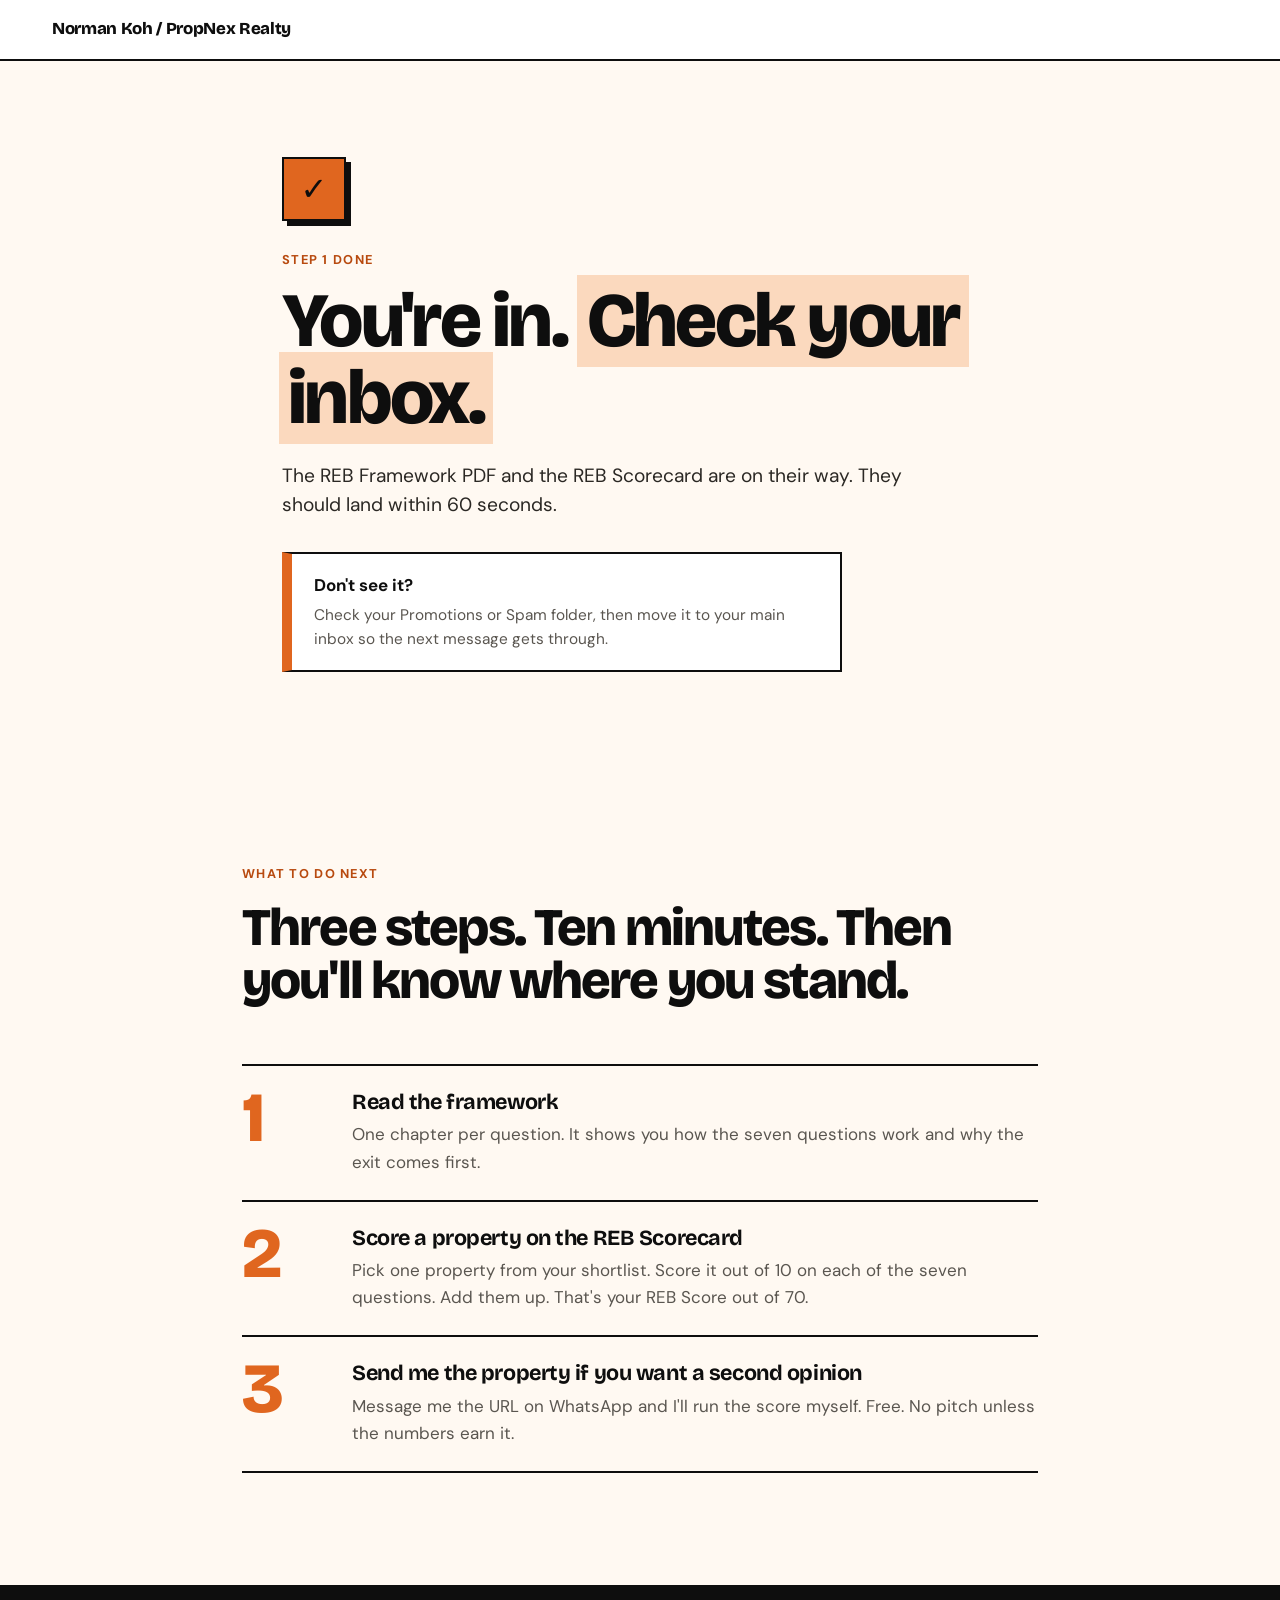
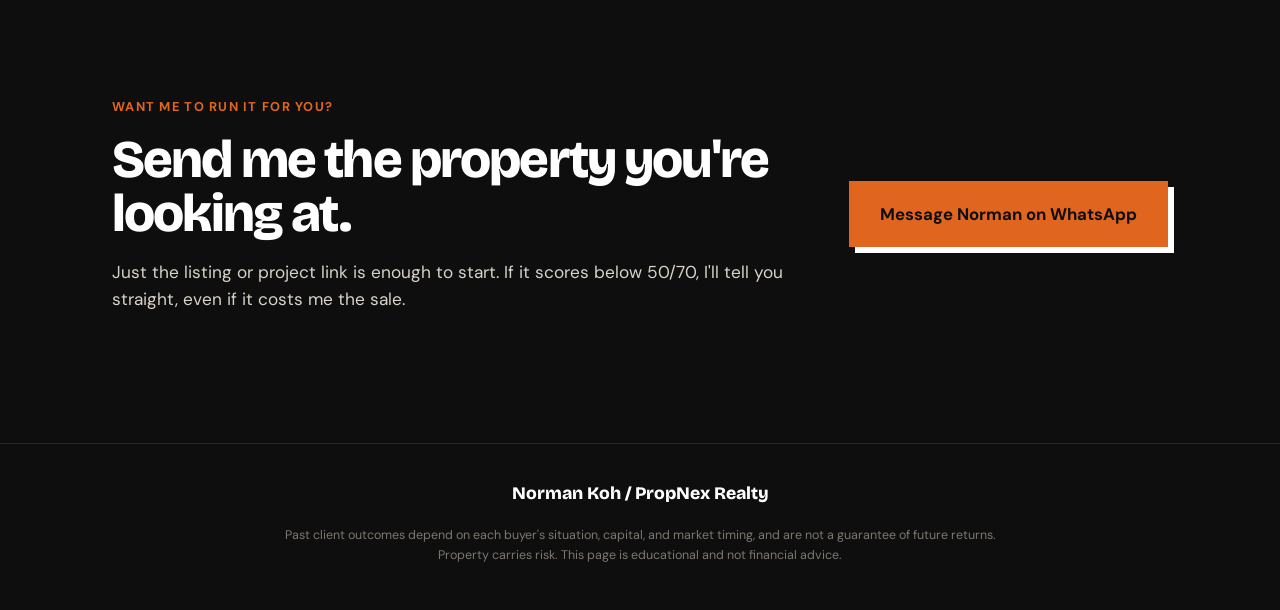
<file: thank-you/index.html>
<!doctype html>
<html lang="en">
  <head>
    <meta charset="utf-8">
    <meta name="viewport" content="width=device-width, initial-scale=1">
    <meta name="robots" content="noindex">
    <title>Your REB Framework is on its way | Norman Koh</title>
    <link rel="stylesheet" href="../styles.css">
    <!-- Meta Pixel Code -->
    <script>
    !function(f,b,e,v,n,t,s)
    {if(f.fbq)return;n=f.fbq=function(){n.callMethod?
    n.callMethod.apply(n,arguments):n.queue.push(arguments)};
    if(!f._fbq)f._fbq=n;n.push=n;n.loaded=!0;n.version='2.0';
    n.queue=[];t=b.createElement(e);t.async=!0;
    t.src=v;s=b.getElementsByTagName(e)[0];
    s.parentNode.insertBefore(t,s)}(window, document,'script',
    'https://connect.facebook.net/en_US/fbevents.js');
    fbq('init', '891591955361649');
    fbq('track', 'PageView');
    </script>
    <noscript><img height="1" width="1" style="display:none"
    src="https://www.facebook.com/tr?id=891591955361649&ev=PageView&noscript=1"
    /></noscript>
    <!-- End Meta Pixel Code -->
  </head>
  <body>
    <main class="page">

      <header class="ty-top">
        <span>Norman Koh / PropNex Realty</span>
      </header>

      <!-- Confirmation -->
      <section class="ty-hero">
        <div class="ty-inner">
          <span class="ty-check" aria-hidden="true">&#10003;</span>
          <p class="eyebrow">Step 1 done</p>
          <h1>You're in. <span class="mark">Check your inbox.</span></h1>
          <p class="hero-subtitle">
            The REB Framework PDF and the REB Scorecard are on their way. They should land within 60 seconds.
          </p>

          <div class="ty-tip">
            <strong>Don't see it?</strong>
            <span>Check your Promotions or Spam folder, then move it to your main inbox so the next message gets through.</span>
          </div>
        </div>
      </section>

      <!-- What to do next -->
      <section class="section narrow">
        <div class="section-title">
          <p class="section-kicker">What to do next</p>
          <h2>Three steps. Ten minutes. Then you'll know where you stand.</h2>
        </div>
        <div class="expect-steps">
          <div class="expect-step"><span class="es-num">1</span><div><h3>Read the framework</h3><p>One chapter per question. It shows you how the seven questions work and why the exit comes first.</p></div></div>
          <div class="expect-step"><span class="es-num">2</span><div><h3>Score a property on the REB Scorecard</h3><p>Pick one property from your shortlist. Score it out of 10 on each of the seven questions. Add them up. That's your REB Score out of 70.</p></div></div>
          <div class="expect-step"><span class="es-num">3</span><div><h3>Send me the property if you want a second opinion</h3><p>Message me the URL on WhatsApp and I'll run the score myself. Free. No pitch unless the numbers earn it.</p></div></div>
        </div>
      </section>

      <!-- WhatsApp CTA -->
      <section class="optin">
        <div class="ty-cta">
          <div>
            <p class="section-kicker">Want me to run it for you?</p>
            <h2>Send me the property you're looking at.</h2>
            <p class="lead">Just the listing or project link is enough to start. If it scores below 50/70, I'll tell you straight, even if it costs me the sale.</p>
          </div>
          <!-- TODO: replace the number below with Norman's WhatsApp number (format: https://wa.me/65XXXXXXXX) -->
          <a class="button ty-wa" href="https://wa.me/65XXXXXXXX?text=Hi%20Norman%2C%20I%20just%20downloaded%20the%20REB%20Framework.%20Here%27s%20the%20property%20I%27m%20considering%3A%20" target="_blank" rel="noopener">Message Norman on WhatsApp</a>
        </div>
      </section>
    </main>

    <footer class="footer">
      <p>Norman Koh / PropNex Realty</p>
      <p class="disclaimer">
        Past client outcomes depend on each buyer's situation, capital, and market timing, and are not a
        guarantee of future returns. Property carries risk. This page is educational and not financial advice.
      </p>
    </footer>
  </body>
</html>
</file>
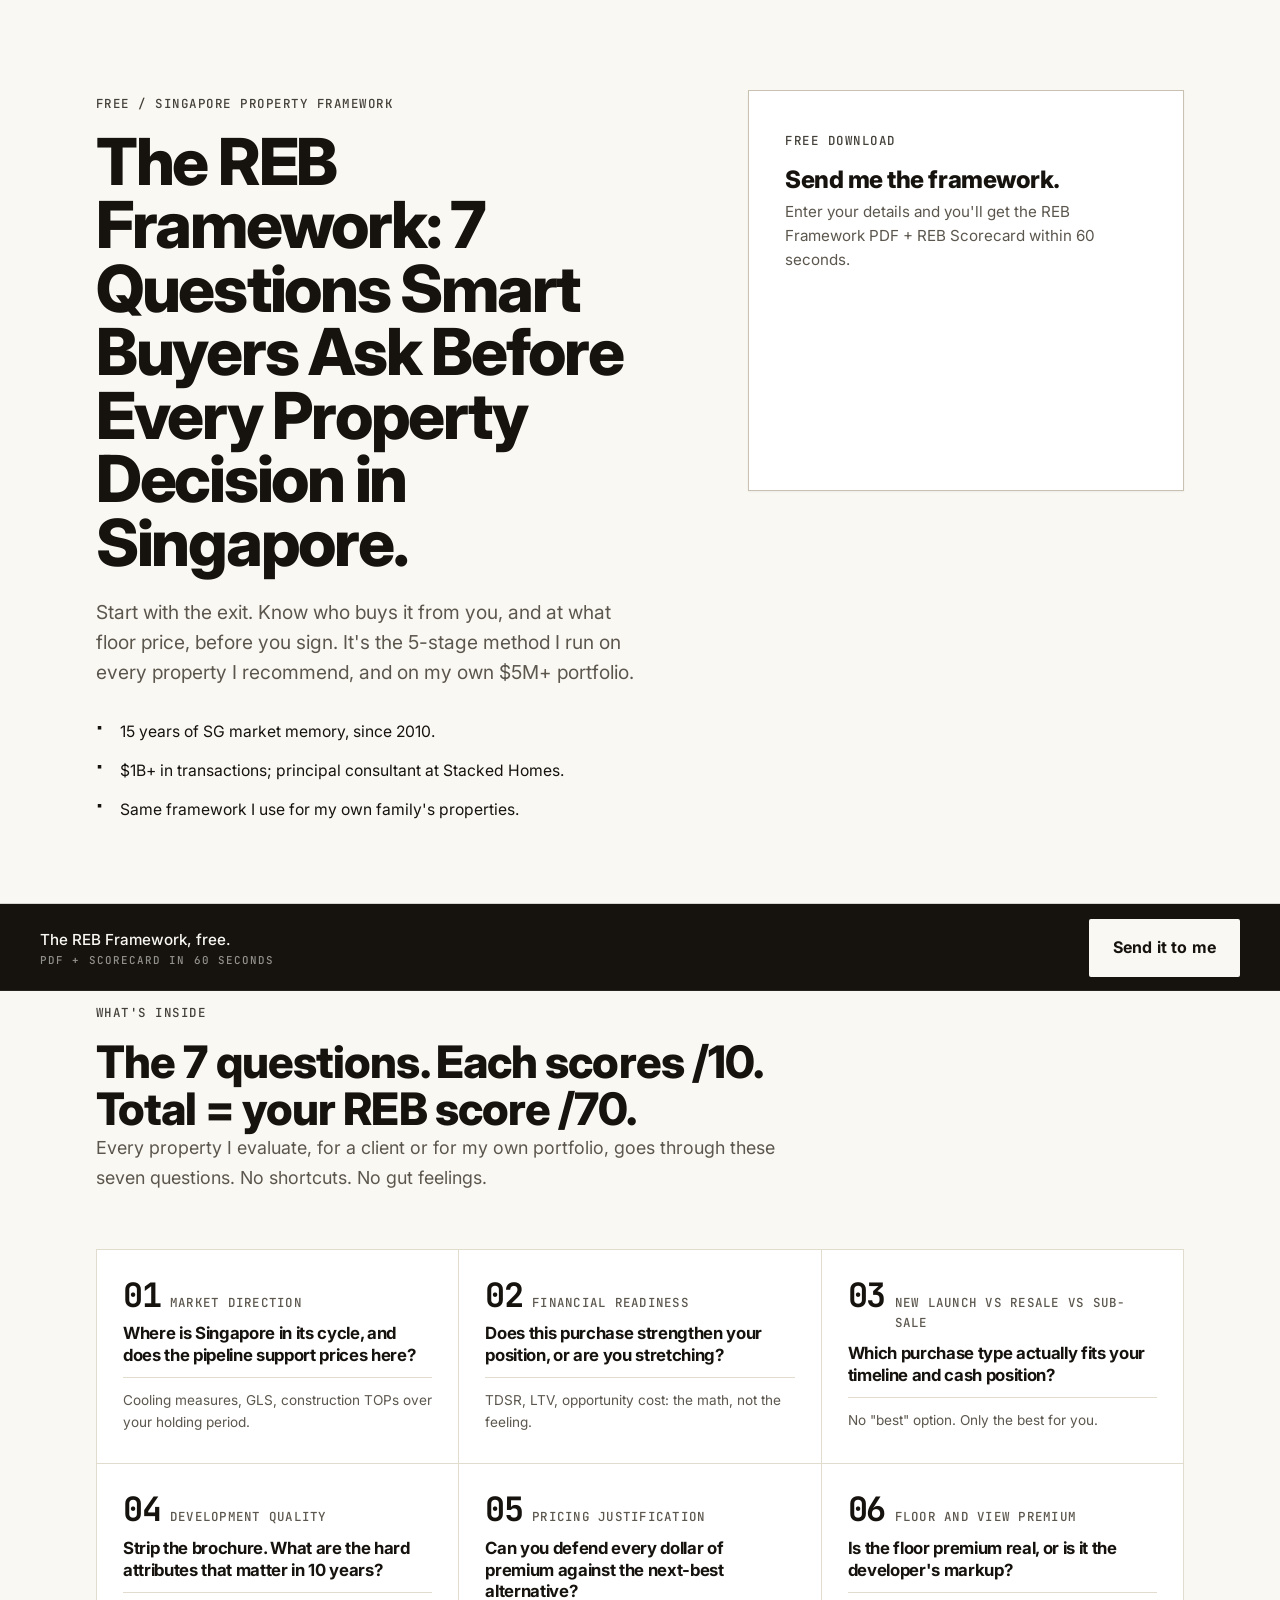
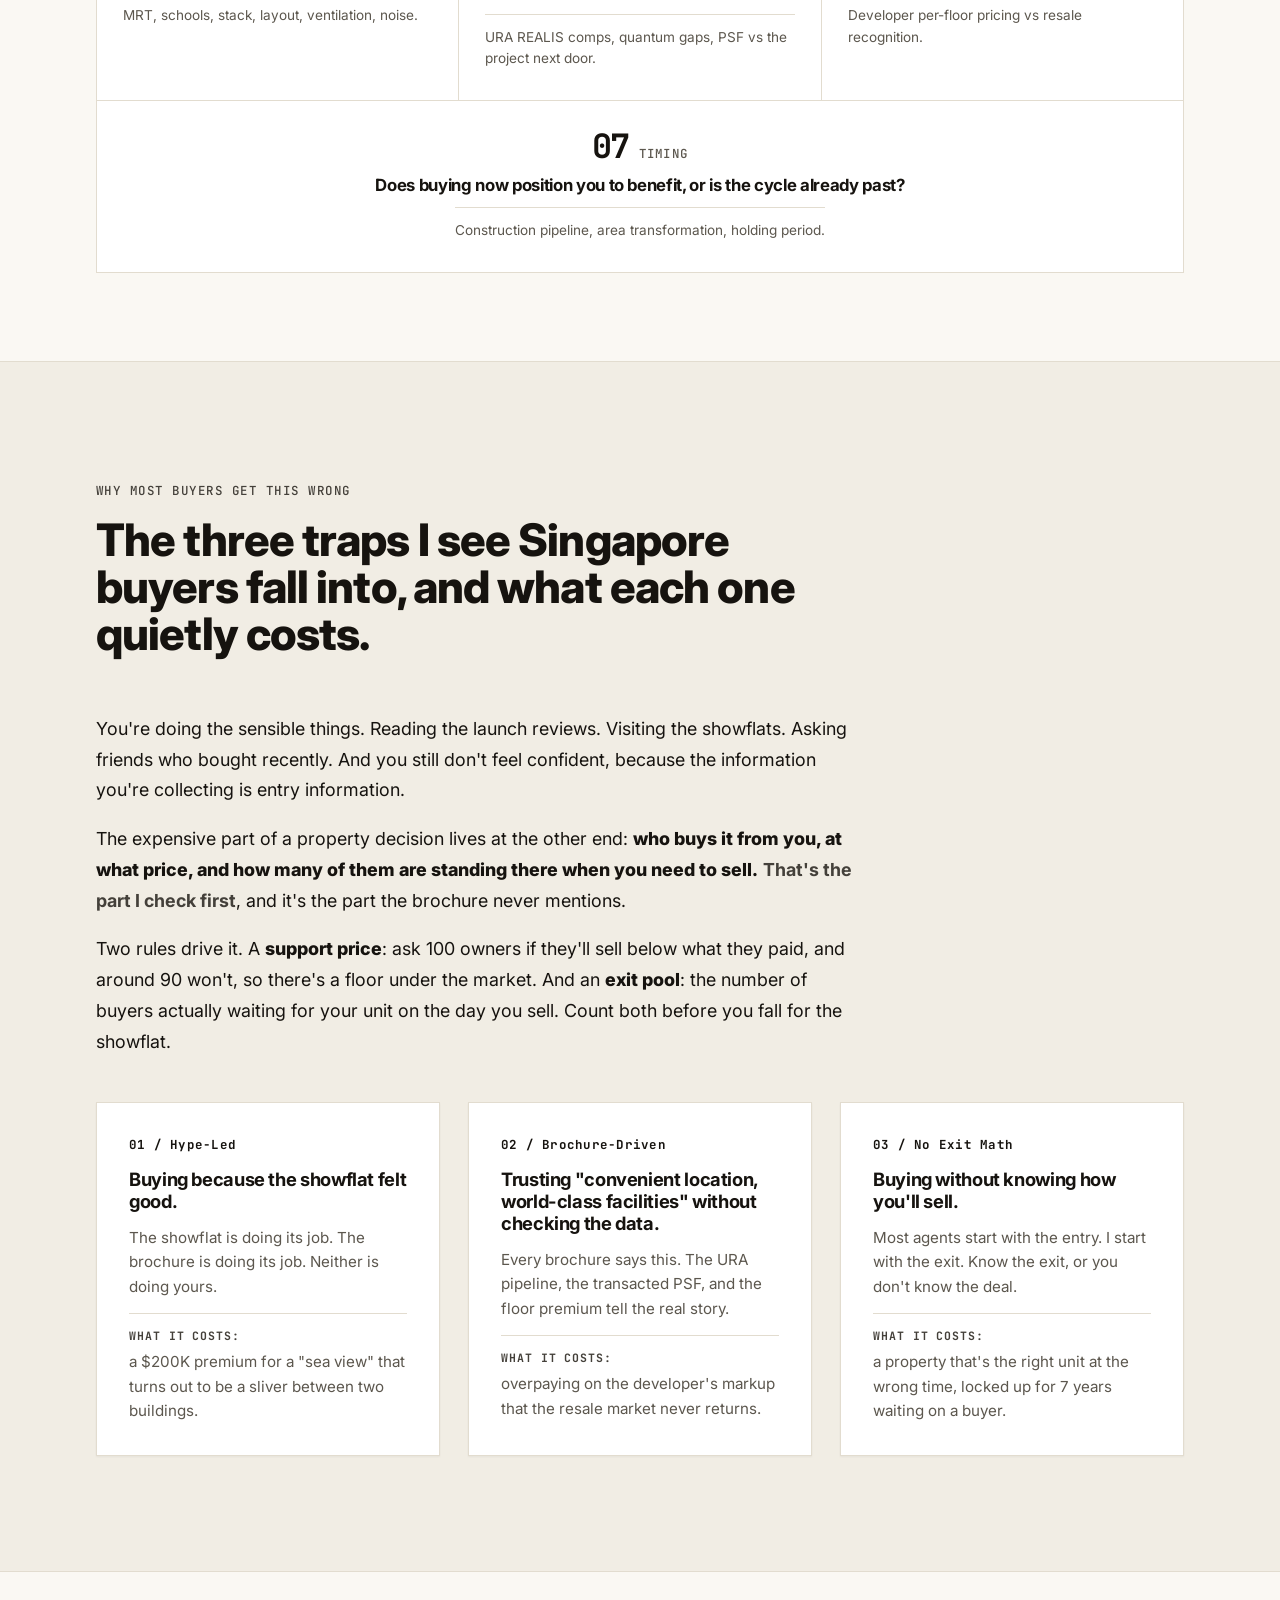
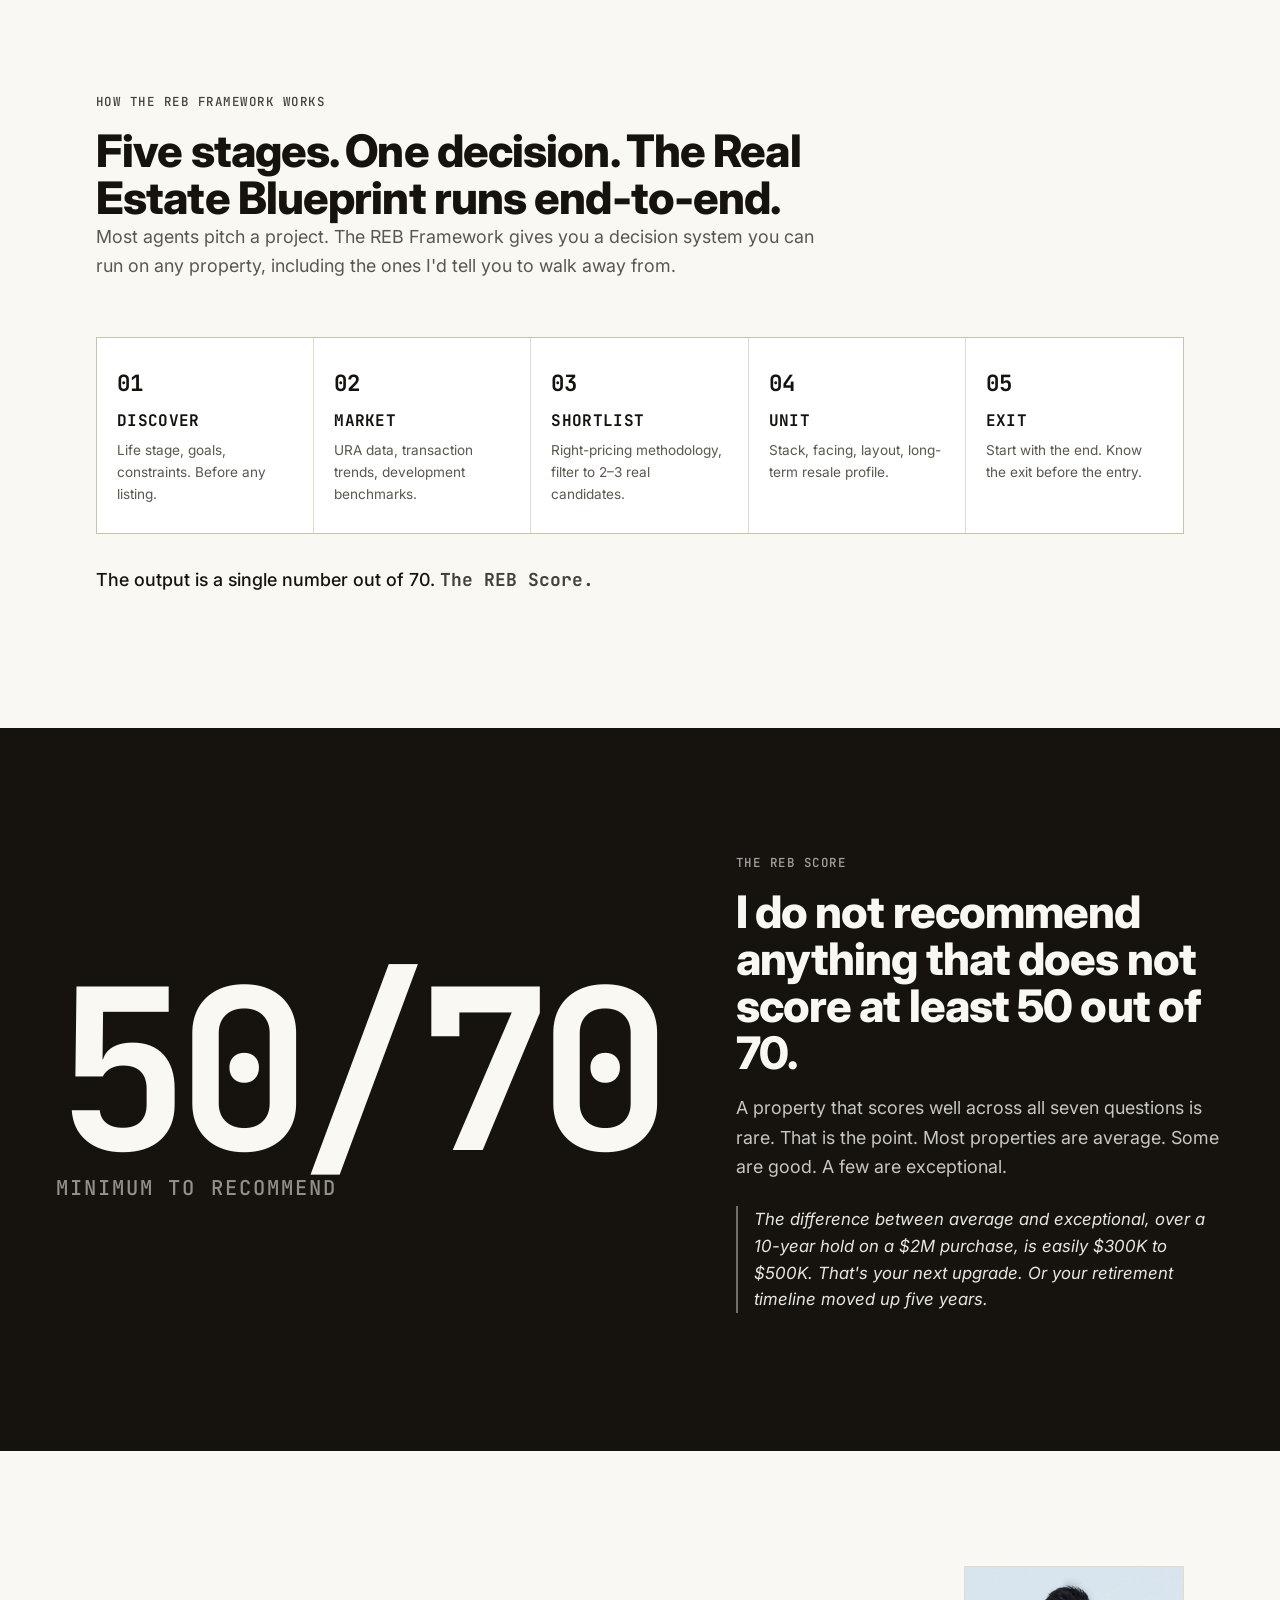
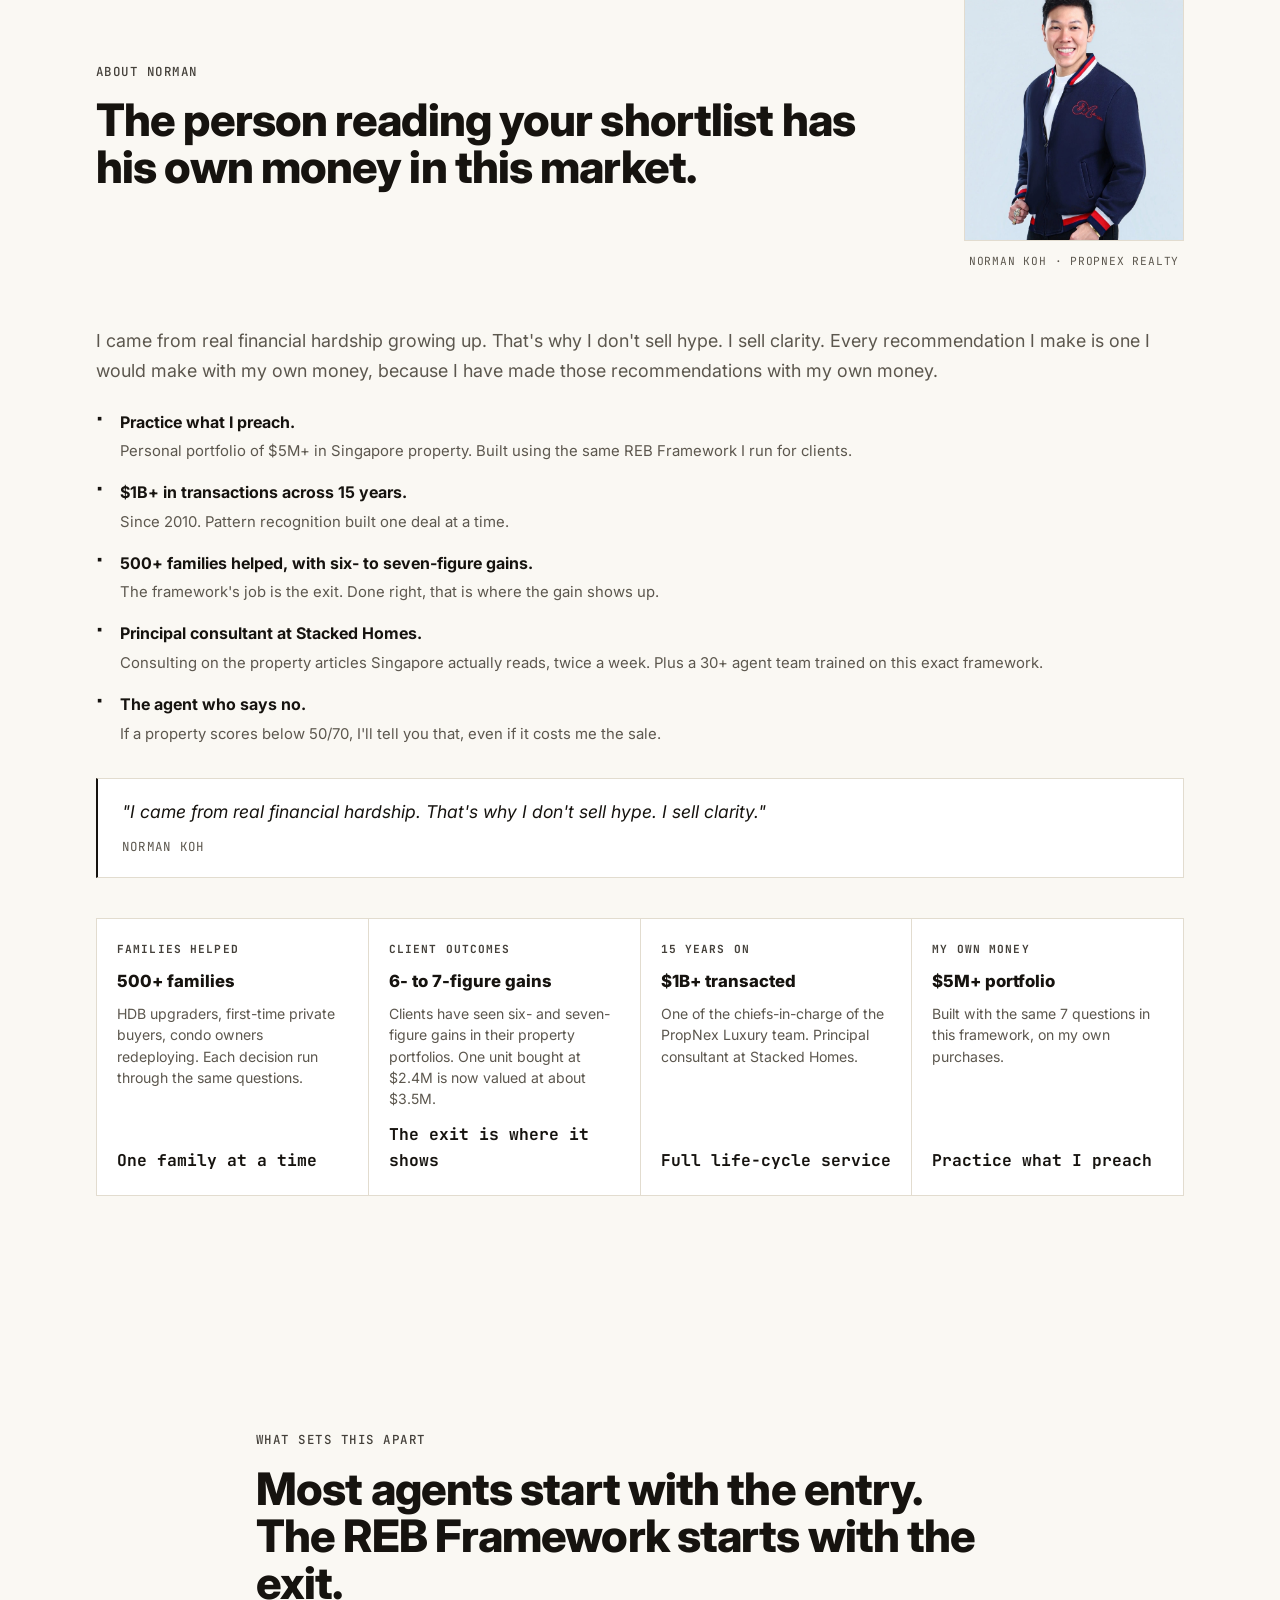
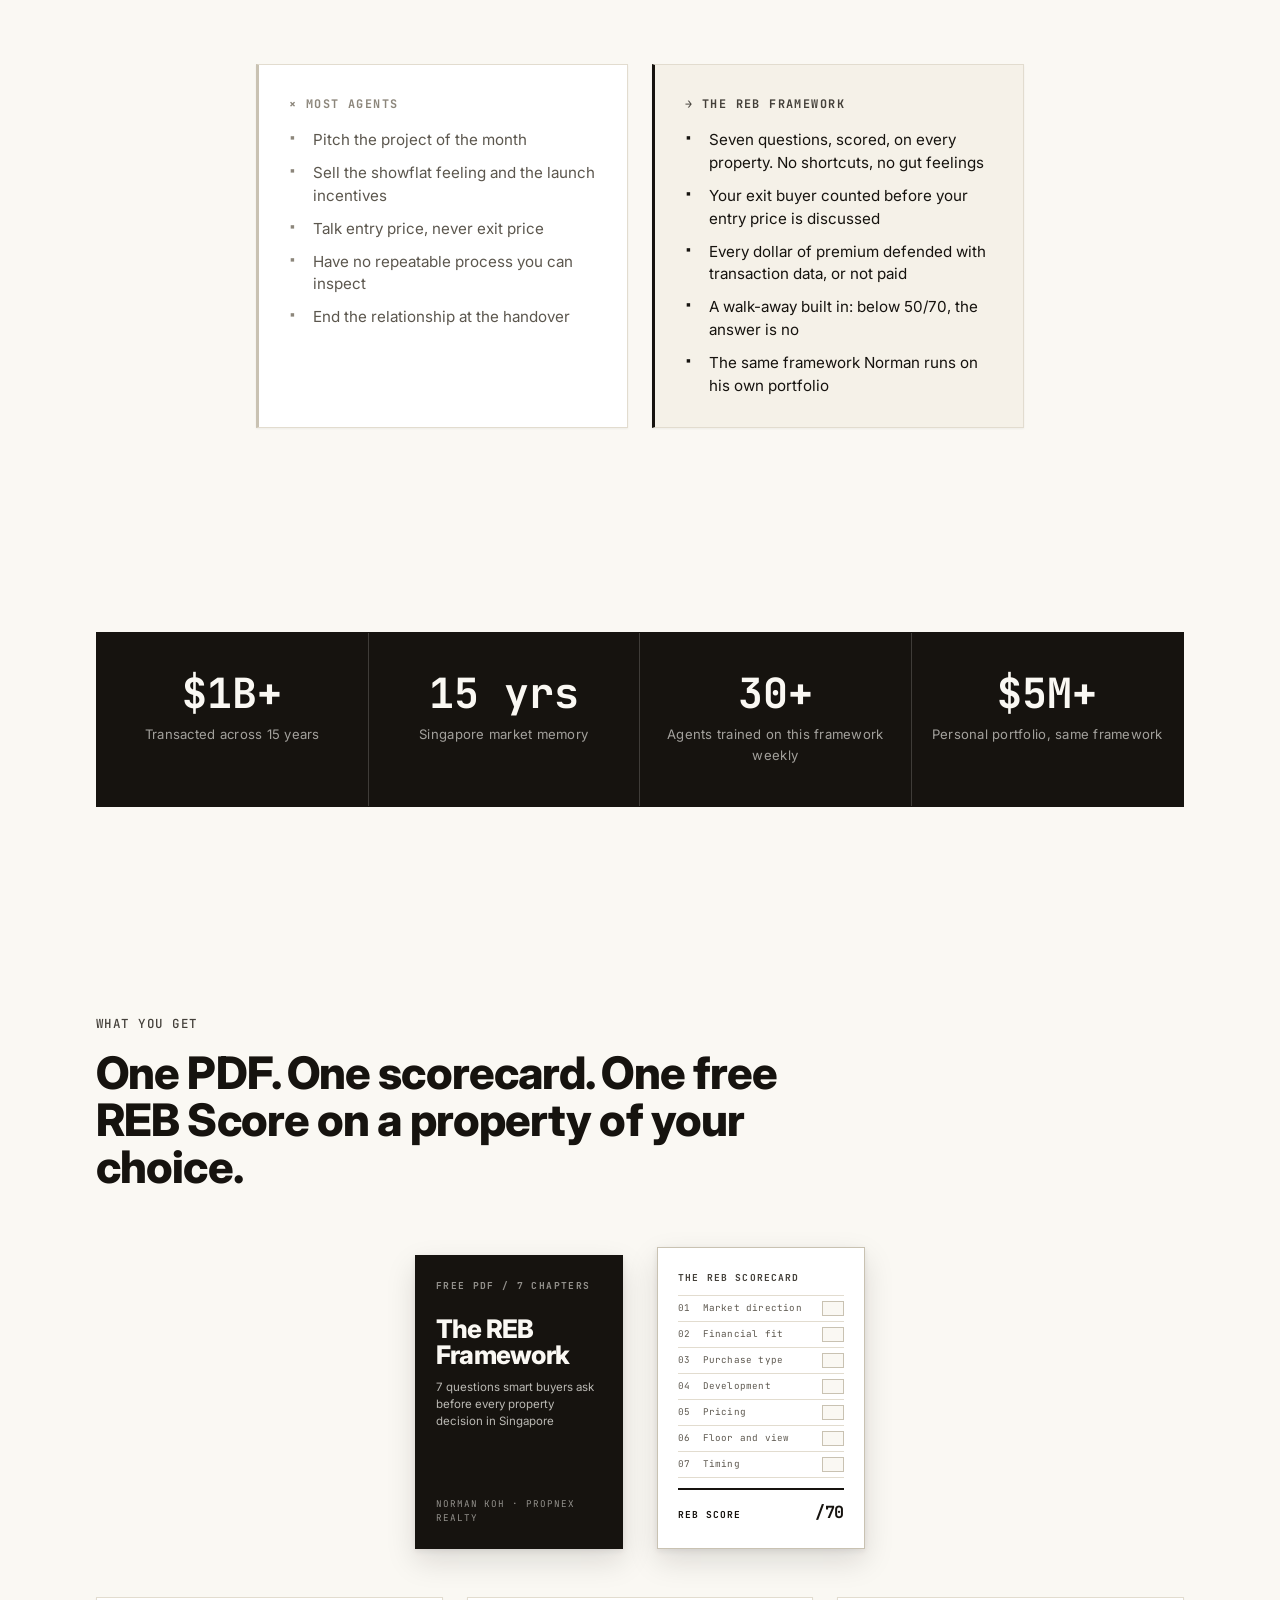
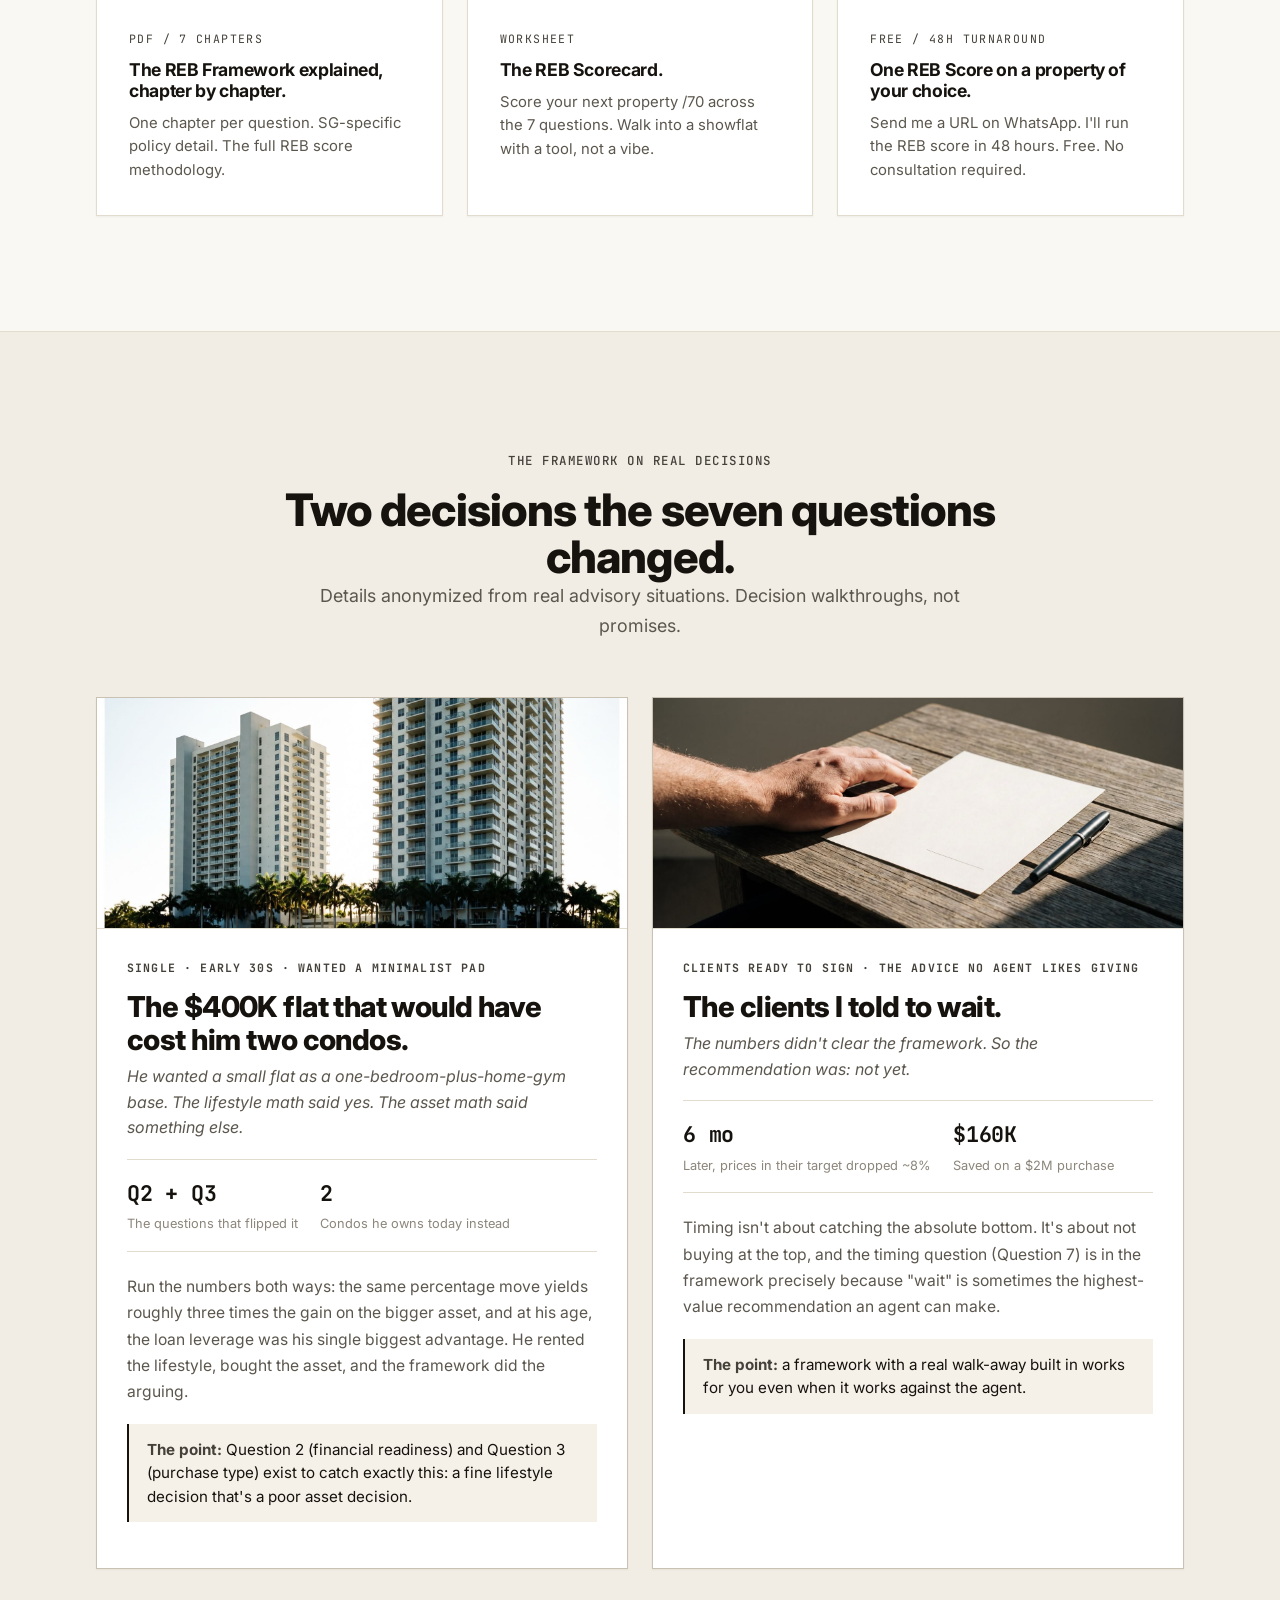
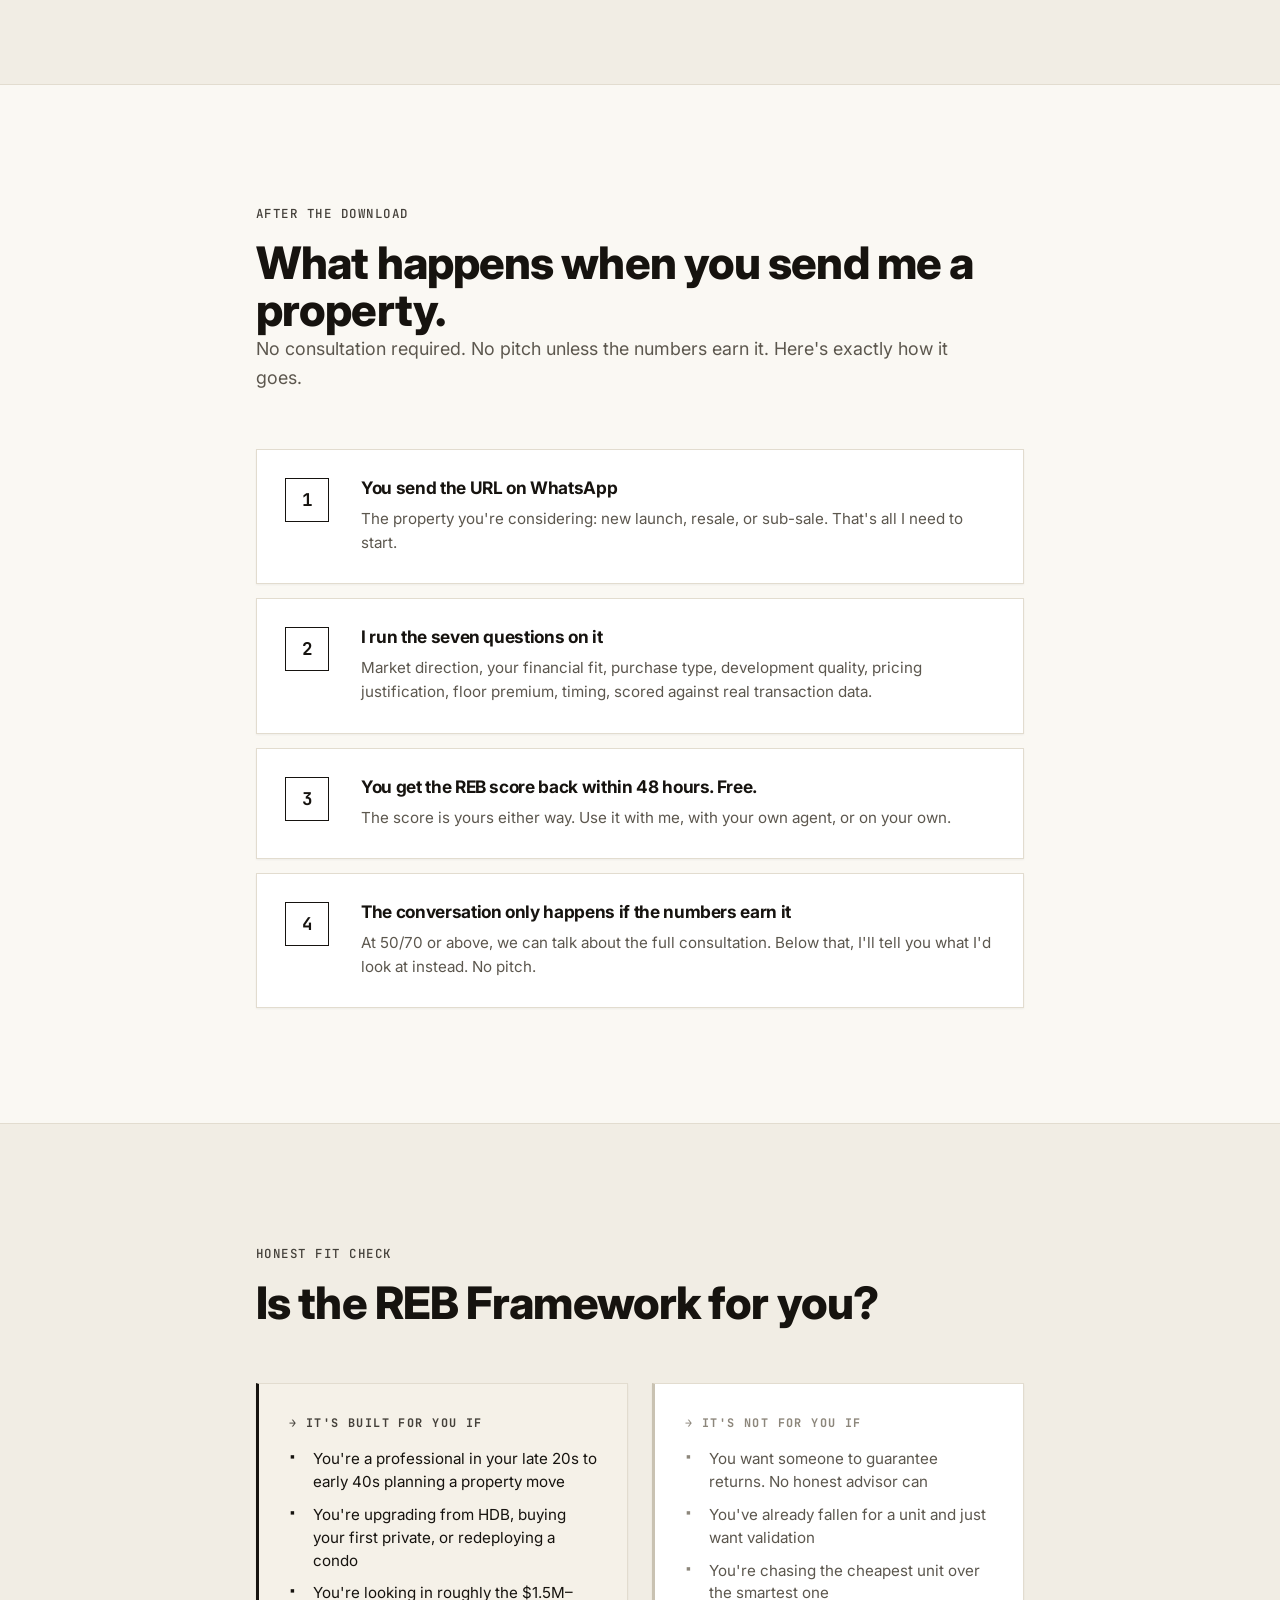
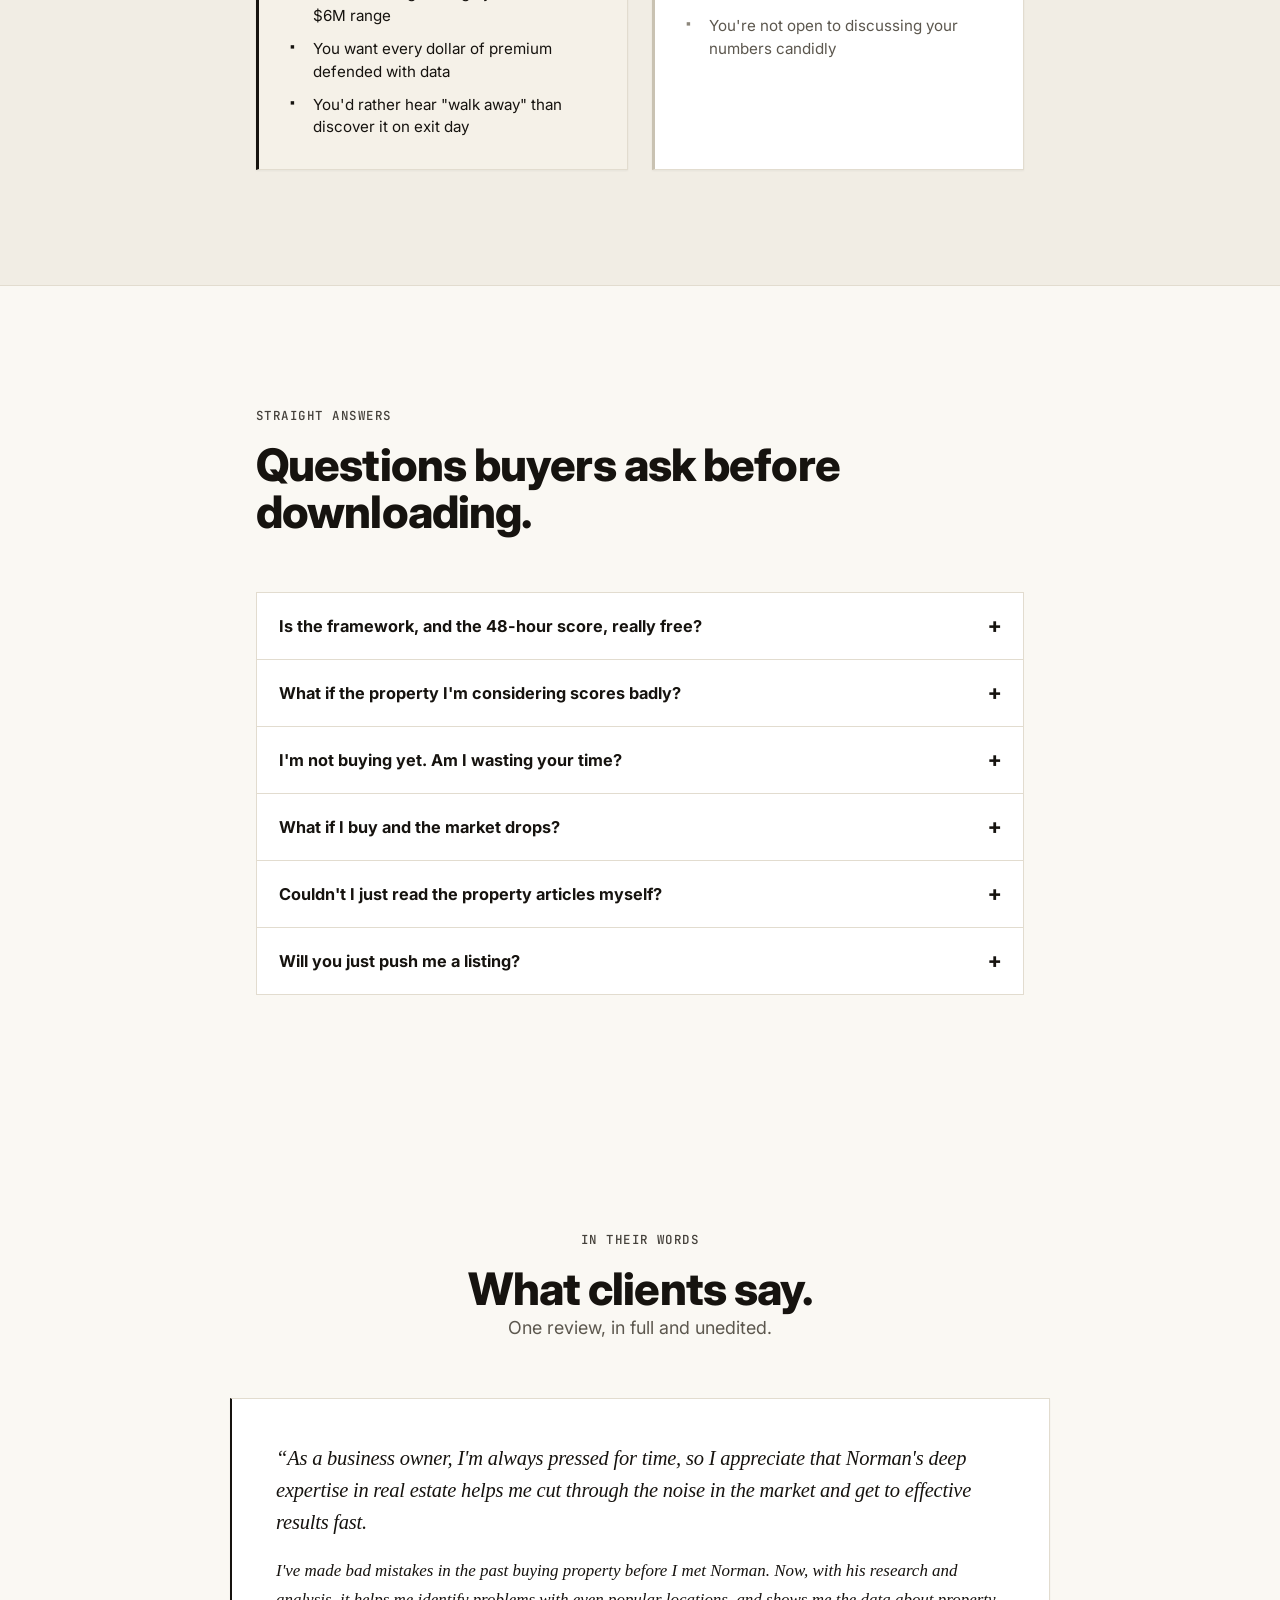
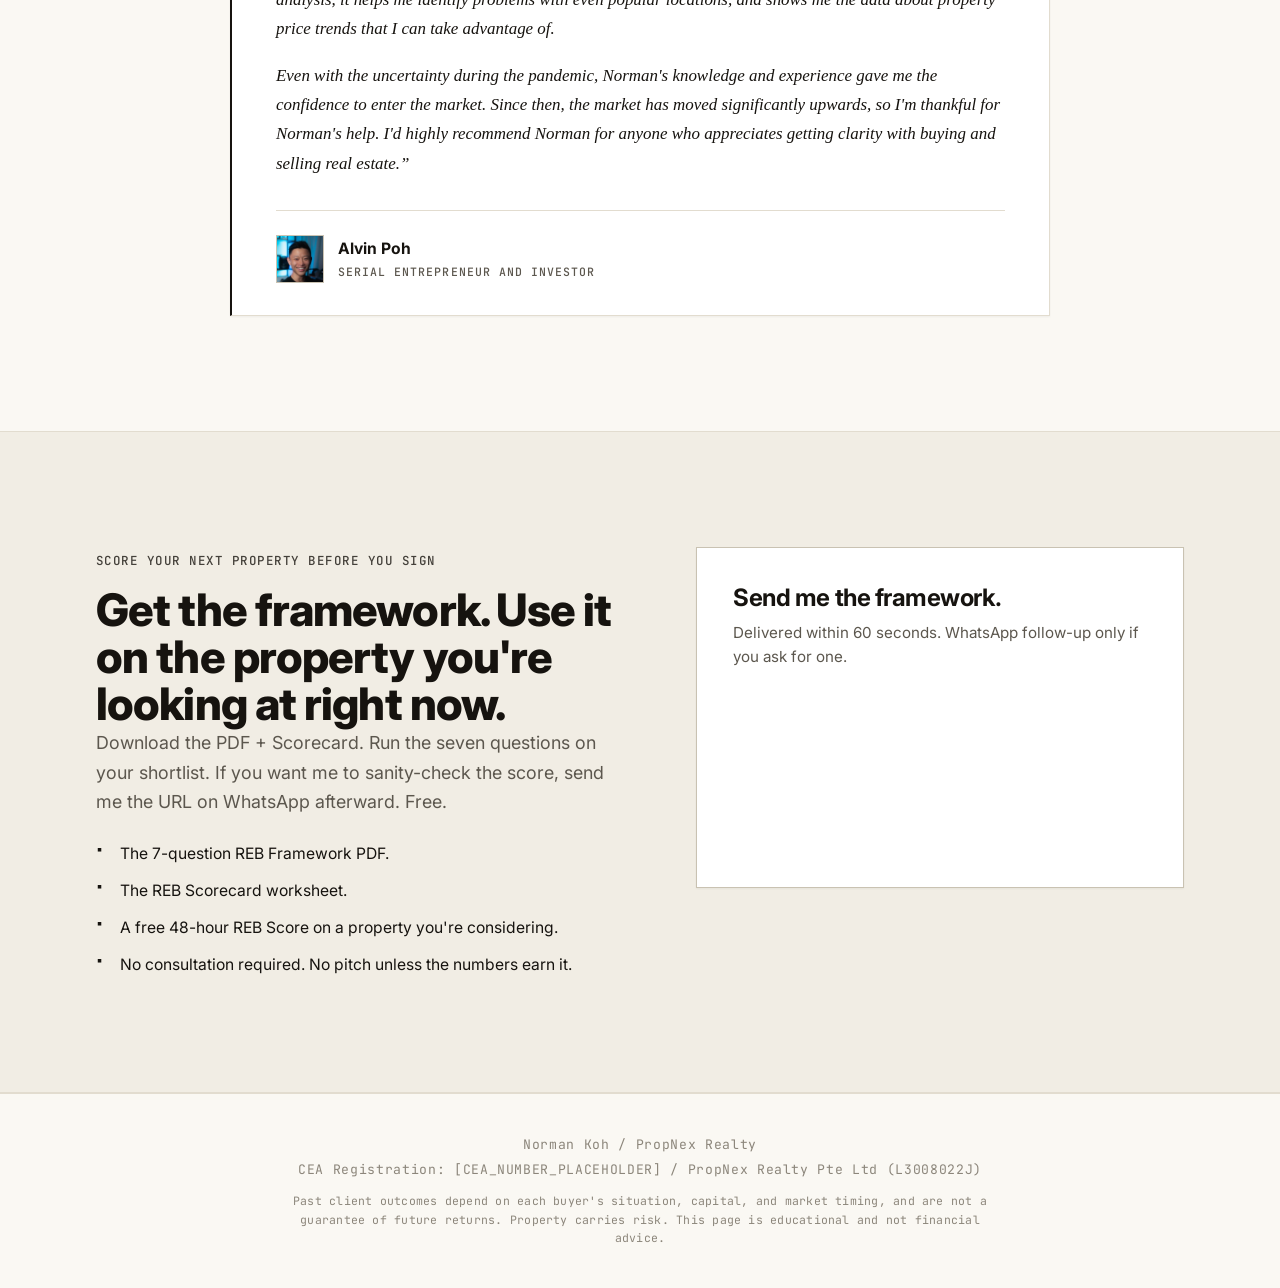
<file: index_old.html>
<!doctype html>
<html lang="en">
  <head>
    <meta charset="utf-8">
    <meta name="viewport" content="width=device-width, initial-scale=1">
    <title>The REB Framework | Norman Koh · Singapore Property</title>
    <meta
      name="description"
      content="The 5-stage Real Estate Blueprint Norman Koh runs on every property he recommends, including his own $5M+ portfolio. Free PDF + REB Scorecard."
    >
    <link rel="stylesheet" href="styles_old.css">
    <!-- Cloudflare Turnstile (invisible bot challenge). Loads the widget script. -->
    <script src="https://challenges.cloudflare.com/turnstile/v0/api.js" async defer></script>
  </head>
  <body>
    <main class="page">

      <!-- 1. HERO + above-fold form -->
      <section class="hero">
        <div class="hero-grid">
          <div>
            <span class="eyebrow">Free / Singapore Property Framework</span>
            <h1>The REB Framework: 7 Questions Smart Buyers Ask Before Every Property Decision in Singapore.</h1>
            <p class="hero-subtitle">
              Start with the exit. Know who buys it from you, and at what floor price, before you sign. It's the 5-stage method I run on every property I recommend, and on my own $5M+ portfolio.
            </p>
            <ul class="hero-bullets">
              <li>15 years of SG market memory, since 2010.</li>
              <li>$1B+ in transactions; principal consultant at Stacked Homes.</li>
              <li>Same framework I use for my own family's properties.</li>
            </ul>
          </div>

          <aside class="hero-form-panel" id="download">
            <p class="form-eyebrow">Free download</p>
            <h2 class="form-heading">Send me the framework.</h2>
            <p class="form-lead">
              Enter your details and you'll get the REB Framework PDF + REB Scorecard within 60 seconds.
            </p>

            <!-- GHL form embed (REB) -->
            <iframe
                src="https://api.leadconnectorhq.com/widget/form/FPpHhENEtrCE6GUzPDol"
                style="width:100%;height:100%;border:none;border-radius:8px"
                id="inline-FPpHhENEtrCE6GUzPDol"
                data-layout="{'id':'INLINE'}"
                data-trigger-type="alwaysShow"
                data-trigger-value=""
                data-activation-type="alwaysActivated"
                data-activation-value=""
                data-deactivation-type="neverDeactivate"
                data-deactivation-value=""
                data-form-name="REB"
                data-height="475"
                data-layout-iframe-id="inline-FPpHhENEtrCE6GUzPDol"
                data-form-id="FPpHhENEtrCE6GUzPDol"
                data-cookie-consent="true"
                data-cookie-consent-provider="auto"
                title="REB"
              ></iframe>
            <script src="https://link.msgsndr.com/js/form_embed.js"></script>
          </aside>
        </div>
      </section>

      <!-- 2. The 7 questions tease -->
      <section class="section tight">
        <div class="section-title">
          <p class="section-kicker">What's inside</p>
          <h2>The 7 questions. Each scores /10. Total = your REB score /70.</h2>
          <p class="lead">
            Every property I evaluate, for a client or for my own portfolio, goes through these seven questions. No shortcuts. No gut feelings.
          </p>
        </div>
        <div class="questions-grid">
          <article class="question-tile">
            <span class="question-num"><span class="qn">01</span>Market Direction</span>
            <h3>Where is Singapore in its cycle, and does the pipeline support prices here?</h3>
            <p class="question-answers">Cooling measures, GLS, construction TOPs over your holding period.</p>
          </article>
          <article class="question-tile">
            <span class="question-num"><span class="qn">02</span>Financial Readiness</span>
            <h3>Does this purchase strengthen your position, or are you stretching?</h3>
            <p class="question-answers">TDSR, LTV, opportunity cost: the math, not the feeling.</p>
          </article>
          <article class="question-tile">
            <span class="question-num"><span class="qn">03</span>New Launch vs Resale vs Sub-Sale</span>
            <h3>Which purchase type actually fits your timeline and cash position?</h3>
            <p class="question-answers">No "best" option. Only the best for you.</p>
          </article>
          <article class="question-tile">
            <span class="question-num"><span class="qn">04</span>Development Quality</span>
            <h3>Strip the brochure. What are the hard attributes that matter in 10 years?</h3>
            <p class="question-answers">MRT, schools, stack, layout, ventilation, noise.</p>
          </article>
          <article class="question-tile">
            <span class="question-num"><span class="qn">05</span>Pricing Justification</span>
            <h3>Can you defend every dollar of premium against the next-best alternative?</h3>
            <p class="question-answers">URA REALIS comps, quantum gaps, PSF vs the project next door.</p>
          </article>
          <article class="question-tile">
            <span class="question-num"><span class="qn">06</span>Floor and View Premium</span>
            <h3>Is the floor premium real, or is it the developer's markup?</h3>
            <p class="question-answers">Developer per-floor pricing vs resale recognition.</p>
          </article>
          <article class="question-tile">
            <span class="question-num"><span class="qn">07</span>Timing</span>
            <h3>Does buying now position you to benefit, or is the cycle already past?</h3>
            <p class="question-answers">Construction pipeline, area transformation, holding period.</p>
          </article>
        </div>
      </section>

      <!-- 3. Why most buyers get this wrong -->
      <section class="band">
        <div class="section">
          <div class="section-title">
            <p class="section-kicker">Why most buyers get this wrong</p>
            <h2>The three traps I see Singapore buyers fall into, and what each one quietly costs.</h2>
          </div>
          <div class="prose" style="margin: 0 0 clamp(28px, 4vw, 44px);">
            <p>
              You're doing the sensible things. Reading the launch reviews. Visiting the showflats.
              Asking friends who bought recently. And you still don't feel confident, because the
              information you're collecting is entry information.
            </p>
            <p>
              The expensive part of a property decision lives at the other end: <strong>who buys it
              from you, at what price, and how many of them are standing there when you need to
              sell.</strong> <span class="em-red">That's the part I check first</span>, and it's the
              part the brochure never mentions.
            </p>
            <p>
              Two rules drive it. A <strong>support price</strong>: ask 100 owners if they'll sell
              below what they paid, and around 90 won't, so there's a floor under the market. And an
              <strong>exit pool</strong>: the number of buyers actually waiting for your unit on the
              day you sell. Count both before you fall for the showflat.
            </p>
          </div>
          <div class="problem-grid">
            <article class="card">
              <span class="card-num">01 / Hype-Led</span>
              <h3>Buying because the showflat felt good.</h3>
              <p>The showflat is doing its job. The brochure is doing its job. Neither is doing yours.</p>
              <p class="card-consequence">
                <strong>What it costs:</strong> a $200K premium for a "sea view" that turns out to be a sliver between two buildings.
              </p>
            </article>
            <article class="card">
              <span class="card-num">02 / Brochure-Driven</span>
              <h3>Trusting "convenient location, world-class facilities" without checking the data.</h3>
              <p>Every brochure says this. The URA pipeline, the transacted PSF, and the floor premium tell the real story.</p>
              <p class="card-consequence">
                <strong>What it costs:</strong> overpaying on the developer's markup that the resale market never returns.
              </p>
            </article>
            <article class="card">
              <span class="card-num">03 / No Exit Math</span>
              <h3>Buying without knowing how you'll sell.</h3>
              <p>Most agents start with the entry. I start with the exit. Know the exit, or you don't know the deal.</p>
              <p class="card-consequence">
                <strong>What it costs:</strong> a property that's the right unit at the wrong time, locked up for 7 years waiting on a buyer.
              </p>
            </article>
          </div>
        </div>
      </section>

      <!-- 4. REB Framework explained — 5 stages -->
      <section class="section">
        <div class="section-title">
          <p class="section-kicker">How the REB Framework works</p>
          <h2>Five stages. One decision. The Real Estate Blueprint runs end-to-end.</h2>
          <p class="lead">
            Most agents pitch a project. The REB Framework gives you a decision system you can run on any property, including the ones I'd tell you to walk away from.
          </p>
        </div>
        <div class="reb-strip">
          <article class="reb-stage">
            <span class="reb-stage-num">01</span>
            <h3>Discover</h3>
            <p>Life stage, goals, constraints. Before any listing.</p>
          </article>
          <article class="reb-stage">
            <span class="reb-stage-num">02</span>
            <h3>Market</h3>
            <p>URA data, transaction trends, development benchmarks.</p>
          </article>
          <article class="reb-stage">
            <span class="reb-stage-num">03</span>
            <h3>Shortlist</h3>
            <p>Right-pricing methodology, filter to 2–3 real candidates.</p>
          </article>
          <article class="reb-stage">
            <span class="reb-stage-num">04</span>
            <h3>Unit</h3>
            <p>Stack, facing, layout, long-term resale profile.</p>
          </article>
          <article class="reb-stage">
            <span class="reb-stage-num">05</span>
            <h3>Exit</h3>
            <p>Start with the end. Know the exit before the entry.</p>
          </article>
        </div>
        <p class="reb-strip-caption">
          The output is a single number out of 70. <span class="mono">The REB Score.</span>
        </p>
      </section>

      <!-- 5. NORMAN RATING signature band (the visual hero) -->
      <section class="rating-band">
        <div class="rating-band-inner">
          <div>
            <span class="rating-numeral">50/70</span>
            <span class="rating-numeral-sub">Minimum to Recommend</span>
          </div>
          <div>
            <p class="section-kicker">The REB Score</p>
            <h2>I do not recommend anything that does not score at least 50 out of 70.</h2>
            <p class="lead">
              A property that scores well across all seven questions is rare. That is the point. Most properties are average. Some are good. A few are exceptional.
            </p>
            <p class="rating-band-quote">
              The difference between average and exceptional, over a 10-year hold on a $2M purchase, is easily $300K to $500K. That's your next upgrade. Or your retirement timeline moved up five years.
            </p>
          </div>
        </div>
      </section>

      <!-- 6. Meet Norman -->
      <section class="section">
        <div class="meet-norman-head">
          <div class="mn-heading">
            <p class="section-kicker">About Norman</p>
            <h2>The person reading your shortlist has his own money in this market.</h2>
          </div>
          <div class="mn-photo">
            <div class="norman-portrait">
            <!-- Headshot supplied 2026-09-02. Source 1445x1709; CSS crops to 4:5
            and applies grayscale + contrast, which renders the PropNex
            jacket near-black. Swap the file in place to change it. -->
            <img
            src="/assets/norman-headshot.jpg"
            alt="Norman Koh, PropNex Realty"
            class="norman-photo"
            onerror="this.style.display='none'; this.nextElementSibling.style.display='flex';"
            >
            <div class="norman-photo-fallback" aria-hidden="true">
            <span>NORMAN HEADSHOT</span>
            <small>Drop assets/norman-headshot.jpg or replace src</small>
            </div>
            </div>
            <p class="norman-portrait-caption">
            Norman Koh &middot; PropNex Realty
            </p>
          </div>
        </div>

        <div class="meet-norman-body">
          <p class="lead">
          I came from real financial hardship growing up. That's why I don't sell hype. I sell clarity. Every recommendation I make is one I would make with my own money, because I have made those recommendations with my own money.
          </p>
          <ul class="meet-norman-bullets">
          <li>
          <strong>Practice what I preach.</strong>
          <span>Personal portfolio of $5M+ in Singapore property. Built using the same REB Framework I run for clients.</span>
          </li>
          <li>
          <strong>$1B+ in transactions across 15 years.</strong>
          <span>Since 2010. Pattern recognition built one deal at a time.</span>
          </li>
          <li>
          <strong>500+ families helped, with six- to seven-figure gains.</strong>
          <span>The framework's job is the exit. Done right, that is where the gain shows up.</span>
          </li>
          <li>
          <strong>Principal consultant at Stacked Homes.</strong>
          <span>Consulting on the property articles Singapore actually reads, twice a week. Plus a 30+ agent team trained on this exact framework.</span>
          </li>
          <li>
          <strong>The agent who says no.</strong>
          <span>If a property scores below 50/70, I'll tell you that, even if it costs me the sale.</span>
          </li>
          </ul>
          <blockquote class="norman-quote">
          "I came from real financial hardship. That's why I don't sell hype. I sell clarity."
          <cite>Norman Koh</cite>
          </blockquote>
          <div class="journey">
          <!-- Boxes 1–2 updated 2026-10-27 per Bryan/Norman (WhatsApp): families helped + client gains.
               "$2.4M now valued ~$3.5M" is an unsold valuation per Norman, worded as such. -->
          <div class="journey-step"><span class="js-stage">Families helped</span><span class="js-name">500+ families</span><span class="js-detail">HDB upgraders, first-time private buyers, condo owners redeploying. Each decision run through the same questions.</span><span class="js-gain">One family at a time</span></div>
          <div class="journey-step"><span class="js-stage">Client outcomes</span><span class="js-name">6- to 7-figure gains</span><span class="js-detail">Clients have seen six- and seven-figure gains in their property portfolios. One unit bought at $2.4M is now valued at about $3.5M.</span><span class="js-gain">The exit is where it shows</span></div>
          <div class="journey-step"><span class="js-stage">15 years on</span><span class="js-name">$1B+ transacted</span><span class="js-detail">One of the chiefs-in-charge of the PropNex Luxury team. Principal consultant at Stacked Homes.</span><span class="js-gain">Full life-cycle service</span></div>
          <div class="journey-step"><span class="js-stage">My own money</span><span class="js-name">$5M+ portfolio</span><span class="js-detail">Built with the same 7 questions in this framework, on my own purchases.</span><span class="js-gain">Practice what I preach</span></div>
          </div>
        </div></section>

      <!-- 6b. Most agents vs the REB approach -->
      <section class="section narrow">
        <div class="section-title">
          <p class="section-kicker">What sets this apart</p>
          <h2>Most agents start with the entry. The REB Framework starts with the exit.</h2>
        </div>
        <div class="fit-grid">
          <div class="fit-col no">
            <p class="fit-label">&times; Most agents</p>
            <ul>
              <li>Pitch the project of the month</li>
              <li>Sell the showflat feeling and the launch incentives</li>
              <li>Talk entry price, never exit price</li>
              <li>Have no repeatable process you can inspect</li>
              <li>End the relationship at the handover</li>
            </ul>
          </div>
          <div class="fit-col yes">
            <p class="fit-label">&rarr; The REB Framework</p>
            <ul>
              <li>Seven questions, scored, on every property. No shortcuts, no gut feelings</li>
              <li>Your exit buyer counted before your entry price is discussed</li>
              <li>Every dollar of premium defended with transaction data, or not paid</li>
              <li>A walk-away built in: below 50/70, the answer is no</li>
              <li>The same framework Norman runs on his own portfolio</li>
            </ul>
          </div>
        </div>
      </section>

      <!-- 7. Proof stat strip -->
      <section class="section tight">
        <div class="proof-strip">
          <div class="stat-tile">
            <span class="stat-num">$1B+</span>
            <span class="stat-label">Transacted across 15 years</span>
          </div>
          <div class="stat-tile">
            <span class="stat-num">15 yrs</span>
            <span class="stat-label">Singapore market memory</span>
          </div>
          <div class="stat-tile">
            <span class="stat-num">30+</span>
            <span class="stat-label">Agents trained on this framework weekly</span>
          </div>
          <div class="stat-tile">
            <span class="stat-num">$5M+</span>
            <span class="stat-label">Personal portfolio, same framework</span>
          </div>
        </div>
      </section>

      <!-- 8. What you get -->
      <section class="section">
        <div class="section-title">
          <p class="section-kicker">What you get</p>
          <h2>One PDF. One scorecard. One free REB Score on a property of your choice.</h2>
        </div>
        <!-- ==========================================================
             MOCKUP — stand-in for the real PDF cover and scorecard.
             Built in CSS rather than as an image so it stays sharp at any
             size and uses the page's own typefaces. The scorecard rows are
             deliberately BLANK: it is an unfilled worksheet, not a completed
             score for a real property.
             REPLACE with an export or photograph of the real PDF once it
             exists. Depends on the /70 scale being confirmed (open q6/q7).
             ========================================================== -->
        <div class="artifact-duo" aria-hidden="true">
          <figure class="artifact artifact-cover">
            <span class="ac-label">Free PDF / 7 chapters</span>
            <p class="ac-title">The REB Framework</p>
            <p class="ac-sub">7 questions smart buyers ask before every property decision in Singapore</p>
            <span class="ac-by">Norman Koh &middot; PropNex Realty</span>
          </figure>

          <figure class="artifact artifact-sheet">
            <span class="as-label">The REB Scorecard</span>
            <ul class="as-rows">
              <li><span>01 &nbsp;Market direction</span><i></i></li>
              <li><span>02 &nbsp;Financial fit</span><i></i></li>
              <li><span>03 &nbsp;Purchase type</span><i></i></li>
              <li><span>04 &nbsp;Development</span><i></i></li>
              <li><span>05 &nbsp;Pricing</span><i></i></li>
              <li><span>06 &nbsp;Floor and view</span><i></i></li>
              <li><span>07 &nbsp;Timing</span><i></i></li>
            </ul>
            <div class="as-total"><span>REB Score</span><strong>/70</strong></div>
          </figure>
        </div>

        <div class="get-grid">
          <article class="get-item">
            <span class="get-item-tag">PDF / 7 chapters</span>
            <h3>The REB Framework explained, chapter by chapter.</h3>
            <p>One chapter per question. SG-specific policy detail. The full REB score methodology.</p>
          </article>
          <article class="get-item">
            <span class="get-item-tag">Worksheet</span>
            <h3>The REB Scorecard.</h3>
            <p>Score your next property /70 across the 7 questions. Walk into a showflat with a tool, not a vibe.</p>
          </article>
          <article class="get-item">
            <span class="get-item-tag">Free / 48h turnaround</span>
            <h3>One REB Score on a property of your choice.</h3>
            <p>Send me a URL on WhatsApp. I'll run the REB score in 48 hours. Free. No consultation required.</p>
          </article>
        </div>
      </section>

      <!-- 8b. CASE DUO — the framework on real decisions (anonymized)
           PERMISSION GATE: anonymized from real advisory situations — Bryan/Norman
           must approve before publish (handoff Open Q). -->
      <section class="band">
  <section class="section">
          <div class="section-title centered">
            <p class="section-kicker">The framework on real decisions</p>
            <h2>Two decisions the seven questions changed.</h2>
            <p class="lead">Details anonymized from real advisory situations. Decision walkthroughs, not promises.</p>
          </div>
          <div class="case-duo">
            <article class="case-study">
              <img class="cs-image" src="/assets/case-two-condos.jpg" alt="Two residential condominium towers standing side by side" loading="lazy">
              <div class="cs-body">
                <p class="cs-eyebrow">Single &middot; early 30s &middot; wanted a minimalist pad</p>
                <h2 class="cs-name">The $400K flat that would have cost him two condos.</h2>
                <p class="cs-tagline">He wanted a small flat as a one-bedroom-plus-home-gym base. The lifestyle math said yes. The asset math said something else.</p>
                <div class="cs-stats">
                  <div class="cs-stat"><strong>Q2 + Q3</strong><span>The questions that flipped it</span></div>
                  <div class="cs-stat gain"><strong>2</strong><span>Condos he owns today instead</span></div>
                </div>
                <div class="cs-narrative">
                  <p>
                    Run the numbers both ways: the same percentage move yields roughly three times the
                    gain on the bigger asset, and at his age, the loan leverage was his single biggest
                    advantage. He rented the lifestyle, bought the asset, and the framework did the
                    arguing.
                  </p>
                </div>
                <p class="cs-insight"><strong>The point:</strong> Question 2 (financial readiness) and Question 3 (purchase type) exist to catch exactly this: a fine lifestyle decision that's a poor asset decision.</p>
              </div>
            </article>

            <article class="case-study">
              <img class="cs-image" src="/assets/case-not-signing.jpg" alt="A hand resting on an unsigned document, the pen capped and set aside" loading="lazy">
              <div class="cs-body">
                <p class="cs-eyebrow">Clients ready to sign &middot; the advice no agent likes giving</p>
                <h2 class="cs-name">The clients I told to wait.</h2>
                <p class="cs-tagline">The numbers didn't clear the framework. So the recommendation was: not yet.</p>
                <div class="cs-stats">
                  <div class="cs-stat"><strong>6 mo</strong><span>Later, prices in their target dropped ~8%</span></div>
                  <div class="cs-stat gain"><strong>$160K</strong><span>Saved on a $2M purchase</span></div>
                </div>
                <div class="cs-narrative">
                  <p>
                    Timing isn't about catching the absolute bottom. It's about not buying at the top,
                    and the timing question (Question 7) is in the framework precisely because "wait"
                    is sometimes the highest-value recommendation an agent can make.
                  </p>
                </div>
                <p class="cs-insight"><strong>The point:</strong> a framework with a real walk-away built in works for you even when it works against the agent.</p>
              </div>
            </article>
          </div>
        </section>
      </section>

      <!-- 8c. WHAT HAPPENS WHEN YOU SEND A PROPERTY -->
      <section class="section narrow">
        <div class="section-title">
          <p class="section-kicker">After the download</p>
          <h2>What happens when you send me a property.</h2>
          <p class="lead">No consultation required. No pitch unless the numbers earn it. Here's exactly how it goes.</p>
        </div>
        <div class="expect-steps">
          <div class="expect-step"><span class="es-num">1</span><div><h3>You send the URL on WhatsApp</h3><p>The property you're considering: new launch, resale, or sub-sale. That's all I need to start.</p></div></div>
          <div class="expect-step"><span class="es-num">2</span><div><h3>I run the seven questions on it</h3><p>Market direction, your financial fit, purchase type, development quality, pricing justification, floor premium, timing, scored against real transaction data.</p></div></div>
          <div class="expect-step"><span class="es-num">3</span><div><h3>You get the REB score back within 48 hours. Free.</h3><p>The score is yours either way. Use it with me, with your own agent, or on your own.</p></div></div>
          <div class="expect-step"><span class="es-num">4</span><div><h3>The conversation only happens if the numbers earn it</h3><p>At 50/70 or above, we can talk about the full consultation. Below that, I'll tell you what I'd look at instead. No pitch.</p></div></div>
        </div>
      </section>

      <!-- 8d. FIT CHECK -->
      <section class="band">
  <section class="section narrow">
          <div class="section-title">
            <p class="section-kicker">Honest fit check</p>
            <h2>Is the REB Framework for you?</h2>
          </div>
          <div class="fit-grid">
            <div class="fit-col yes">
              <p class="fit-label">&rarr; It's built for you if</p>
              <ul>
                <li>You're a professional in your late 20s to early 40s planning a property move</li>
                <li>You're upgrading from HDB, buying your first private, or redeploying a condo</li>
                <li>You're looking in roughly the $1.5M&ndash;$6M range</li>
                <li>You want every dollar of premium defended with data</li>
                <li>You'd rather hear "walk away" than discover it on exit day</li>
              </ul>
            </div>
            <div class="fit-col no">
              <p class="fit-label">&rarr; It's not for you if</p>
              <ul>
                <li>You want someone to guarantee returns. No honest advisor can</li>
                <li>You've already fallen for a unit and just want validation</li>
                <li>You're chasing the cheapest unit over the smartest one</li>
                <li>You're not open to discussing your numbers candidly</li>
              </ul>
            </div>
          </div>
        </section>
      </section>

      <!-- 8e. FAQ -->
      <section class="section narrow">
        <div class="section-title">
          <p class="section-kicker">Straight answers</p>
          <h2>Questions buyers ask before downloading.</h2>
        </div>
        <div class="faq">
          <details class="faq-item">
            <summary>Is the framework, and the 48-hour score, really free?</summary>
            <p>Yes. The PDF, the scorecard, and one REB score on a property of your choice: free, no consultation required. The conversation only happens if the numbers earn it.</p>
          </details>
          <details class="faq-item">
            <summary>What if the property I'm considering scores badly?</summary>
            <p>Then you'll know before you sign instead of after, which is the entire point. I'll tell you which questions it failed and what I'd look at instead. A low score on a property you haven't bought yet costs you nothing.</p>
          </details>
          <details class="faq-item">
            <summary>I'm not buying yet. Am I wasting your time?</summary>
            <p>No. The framework is most valuable before the clock is ticking. Score the market now, learn what the seven questions look like in your target area, and when the right unit appears you'll move with a system instead of a feeling.</p>
          </details>
          <details class="faq-item">
            <summary>What if I buy and the market drops?</summary>
            <p>That's what the framework is built to protect first. Question 1 reads the cycle and the supply pipeline; Question 2 makes sure you're not stretched; Question 7 checks the timing. I can't promise the market never dips. I can make sure you enter with a buffer, a floor, and an exit that's still there when it matters.</p>
          </details>
          <details class="faq-item">
            <summary>Couldn't I just read the property articles myself?</summary>
            <p>You should. I consult on them at Stacked Homes twice a week. But articles analyze the market. The framework scores <em>your</em> property, against <em>your</em> finances, on <em>your</em> timeline. That's the difference between information and a decision.</p>
          </details>
          <details class="faq-item">
            <summary>Will you just push me a listing?</summary>
            <p>No. The first thing you get is a score, not a pitch. If a property scores below 50/70, I'll tell you that, even if it costs me the sale. That discipline is why clients come back for their second and third moves.</p>
          </details>
        </div>
      </section>

      <!-- 8f. TESTIMONIALS -->
      <section class="section">
        <div class="section-title centered">
          <p class="section-kicker">In their words</p>
          <h2>What clients say.</h2>
          <p class="lead">One review, in full and unedited.</p>
          <!-- BUILD NOTE: this stack scales. To add a review, duplicate one
               <figure class="testimonial-card"> block. Screenshots, if you get
               permission to use them, still fit the old .testimonial-grid /
               .testimonial-tile classes which remain in styles.css. -->
        </div>
        <div class="testimonial-stack">

          <figure class="testimonial-card">
            <blockquote class="tc-quote">
              <p>&ldquo;As a business owner, I'm always pressed for time, so I appreciate that Norman's deep expertise in real estate helps me cut through the noise in the market and get to effective results fast.</p>
              <p>I've made bad mistakes in the past buying property before I met Norman. Now, with his research and analysis, it helps me identify problems with even popular locations, and shows me the data about property price trends that I can take advantage of.</p>
              <p>Even with the uncertainty during the pandemic, Norman's knowledge and experience gave me the confidence to enter the market. Since then, the market has moved significantly upwards, so I'm thankful for Norman's help. I'd highly recommend Norman for anyone who appreciates getting clarity with buying and selling real estate.&rdquo;</p>
            </blockquote>
            <figcaption class="tc-attrib">
              <!-- Falls back to the AP monogram if the photo fails to load. -->
              <img
                class="tc-avatar"
                src="/assets/alvin-poh.jpg"
                alt="Alvin Poh"
                width="200"
                height="200"
                loading="lazy"
                onerror="this.style.display='none'; this.nextElementSibling.hidden=false;"
              >
              <span class="tc-monogram" hidden aria-hidden="true">AP</span>
              <span class="tc-who">
                <span class="tc-name">Alvin Poh</span>
                <span class="tc-role">Serial entrepreneur and investor</span>
              </span>
            </figcaption>
          </figure>

        </div>
      </section>

      <!-- 9. Final opt-in -->
      <section class="band">
        <div class="section">
          <div class="optin-layout">
            <div>
              <p class="section-kicker">Score your next property before you sign</p>
              <h2>Get the framework. Use it on the property you're looking at right now.</h2>
              <p class="lead">
                Download the PDF + Scorecard. Run the seven questions on your shortlist. If you want me to sanity-check the score, send me the URL on WhatsApp afterward. Free.
              </p>
              <ul class="handoff-list">
                <li>The 7-question REB Framework PDF.</li>
                <li>The REB Scorecard worksheet.</li>
                <li>A free 48-hour REB Score on a property you're considering.</li>
                <li>No consultation required. No pitch unless the numbers earn it.</li>
              </ul>
            </div>

            <div class="form-panel">
              <h3 class="form-heading">Send me the framework.</h3>
              <p class="form-lead">
                Delivered within 60 seconds. WhatsApp follow-up only if you ask for one.
              </p>

              <!-- GHL form embed (REB) -->
            <iframe
                src="https://api.leadconnectorhq.com/widget/form/FPpHhENEtrCE6GUzPDol"
                style="width:100%;height:100%;border:none;border-radius:8px"
                id="inline-FPpHhENEtrCE6GUzPDol"
                data-layout="{'id':'INLINE'}"
                data-trigger-type="alwaysShow"
                data-trigger-value=""
                data-activation-type="alwaysActivated"
                data-activation-value=""
                data-deactivation-type="neverDeactivate"
                data-deactivation-value=""
                data-form-name="REB"
                data-height="475"
                data-layout-iframe-id="inline-FPpHhENEtrCE6GUzPDol"
                data-form-id="FPpHhENEtrCE6GUzPDol"
                data-cookie-consent="true"
                data-cookie-consent-provider="auto"
                title="REB"
              ></iframe>
            </div>
          </div>
        </div>
      </section>
    </main>

    <footer class="footer">
      <p>Norman Koh / PropNex Realty</p>
      <p>CEA Registration: [CEA_NUMBER_PLACEHOLDER] / PropNex Realty Pte Ltd (L3008022J)</p>
      <p class="disclaimer">
        Past client outcomes depend on each buyer's situation, capital, and market timing, and are not a
        guarantee of future returns. Property carries risk. This page is educational and not financial advice.
      </p>
    </footer>


    <!-- Sticky CTA — revealed once the hero form scrolls out of view,
         hidden again over the final opt-in so it never covers that form. -->
    <div class="sticky-cta" id="stickyCta" data-show="false" hidden>
      <span class="sticky-cta-text">
        The REB Framework, free.
        <small>PDF + scorecard in 60 seconds</small>
      </span>
      <a class="button primary" href="#download">Send it to me</a>
    </div>

    <script src="https://link.amplifyyy.com/js/form_embed.js"></script>
  </body>
</html>
</file>
<file: styles.css>
/* REB Framework Landing Page, v5
   Black + orange (matches Norman's video branding). Mostly light, hard edges, heavy type,
   thick black rules. No glows, no gradients, no pills. */

@import url('https://fonts.googleapis.com/css2?family=Bricolage+Grotesque:opsz,wght@12..96,500;12..96,700;12..96,800&family=DM+Sans:wght@400;500;700&display=swap');

:root {
  --black: #0E0E0E;
  --orange: #E0661F;
  --orange-soft: #FBD9BE;
  --orange-ink: #B84A0F;   /* orange for small text on light backgrounds */
  --cream: #FFF9F2;
  --peach: #FFE8D4;
  --white: #FFFFFF;
  --grey: #5A5650;
  --rule: #0E0E0E;
  --soft-rule: #E6DDD2;

  --display: 'Bricolage Grotesque', 'Helvetica Neue', Arial, sans-serif;
  --body: 'DM Sans', system-ui, -apple-system, sans-serif;

  --max: 1160px;
  --gutter: clamp(20px, 5vw, 52px);
  --pad-y: clamp(64px, 9vw, 112px);
  --bw: 2px;
}

*, *::before, *::after { box-sizing: border-box; }
html { scroll-behavior: smooth; }
html, body { margin: 0; padding: 0; }
body {
  background: var(--cream); color: var(--black);
  font-family: var(--body); font-size: 17px; line-height: 1.6;
  -webkit-font-smoothing: antialiased;
}
img { max-width: 100%; height: auto; display: block; }
a { color: inherit; text-decoration: none; }
p { margin: 0 0 1em; }
ul { margin: 0; padding: 0; list-style: none; }
.page { width: 100%; overflow-x: clip; }

h1, h2, h3 { margin: 0; font-family: var(--display); font-weight: 800; letter-spacing: -0.035em; line-height: 1; }
h1 { font-size: clamp(2.5rem, 6vw, 4.9rem); }
h2 { font-size: clamp(2rem, 4.2vw, 3.3rem); line-height: 1.02; }
h3 { font-size: clamp(1.15rem, 1.6vw, 1.4rem); line-height: 1.15; font-weight: 700; letter-spacing: -0.02em; }
.lead { font-size: clamp(1.05rem, 1.35vw, 1.2rem); line-height: 1.6; color: var(--grey); }
.mono { font-family: var(--display); }

/* Small labels: bold caps in orange, no decoration */
.eyebrow, .section-kicker, .form-eyebrow {
  display: block; font-family: var(--body); font-weight: 700; font-size: .8rem;
  letter-spacing: .1em; text-transform: uppercase; color: var(--orange-ink); margin-bottom: 1rem;
}

/* Highlighter mark on key words */
.mark { background: var(--orange-soft); color: var(--black); padding: 0 .12em; margin: 0 -.04em; box-decoration-break: clone; -webkit-box-decoration-break: clone; }

/* Layout */
.section { padding: var(--pad-y) var(--gutter); max-width: var(--max); margin: 0 auto; }
.section.narrow { max-width: 900px; }
.section-title { max-width: 780px; margin-bottom: clamp(32px, 5vw, 56px); }
.section-title.centered { margin-inline: auto; text-align: center; }
.section-title .lead { margin: 1.1rem 0 0; }
.band { background: var(--peach); border-block: var(--bw) solid var(--black); }

.button { display: inline-block; padding: .9rem 1.5rem; background: var(--orange); color: var(--black); font-weight: 700; border: var(--bw) solid var(--black); border-radius: 0; box-shadow: 4px 4px 0 var(--black); transition: transform .12s, box-shadow .12s; }
.button:hover { transform: translate(2px, 2px); box-shadow: 2px 2px 0 var(--black); }

/* ============ HERO ============ */
.hero { background: var(--cream); }
.hero-inner { max-width: var(--max); margin: 0 auto; padding: clamp(40px, 6vw, 80px) var(--gutter) clamp(56px, 7vw, 96px); }
.hero-grid { display: grid; grid-template-columns: 1.2fr 1fr; gap: clamp(32px, 5vw, 72px); align-items: start; }
.hero .eyebrow { display: inline-block; background: var(--black); color: var(--orange); padding: .45rem .8rem; margin-bottom: 1.6rem; }
.hero-subtitle { margin-top: 1.6rem; font-size: clamp(1.1rem, 1.5vw, 1.3rem); line-height: 1.5; color: #2B2824; max-width: 38ch; }
.hero-bullets { margin-top: 1.8rem; border-top: var(--bw) solid var(--black); max-width: 460px; }
.hero-bullets li { padding: .8rem 0 .8rem 1.8rem; border-bottom: 1px solid var(--soft-rule); position: relative; font-weight: 500; }
.hero-bullets li::before { content: ''; position: absolute; left: 0; top: 1.25rem; width: 11px; height: 11px; background: var(--orange); border: 2px solid var(--black); }

.hero-form-panel, .form-panel { background: var(--white); border: var(--bw) solid var(--black); box-shadow: 8px 8px 0 var(--orange); padding: clamp(22px, 3vw, 34px); }
.hero-form-panel { position: sticky; top: 24px; scroll-margin-top: 24px; }
.form-eyebrow { margin-bottom: .5rem; }
.form-heading { font-size: 1.9rem; margin-bottom: .6rem; }
.form-lead { color: var(--grey); font-size: .96rem; margin-bottom: 1.1rem; }
.hero-form-panel iframe, .form-panel iframe { display: block; width: 100%; min-height: 520px; border: 0; }

/* Proof strip: orange band under the hero */
.proof-wrap { background: var(--black); color: #fff; border-block: var(--bw) solid var(--black); }
.proof-strip { max-width: var(--max); margin: 0 auto; display: grid; grid-template-columns: repeat(4, 1fr); padding: 0 var(--gutter); }
.stat-tile { padding: clamp(20px, 3vw, 34px) clamp(12px, 2vw, 24px); border-right: 1px solid #3a3733; }
.stat-tile:first-child { padding-left: 0; }
.stat-tile:last-child { border-right: 0; }
.stat-num { display: block; color: var(--orange); font-family: var(--display); font-weight: 800; font-size: clamp(2rem, 4.4vw, 3.6rem); line-height: .95; letter-spacing: -0.04em; }
.stat-label { display: block; margin-top: .5rem; font-size: .9rem; font-weight: 500; line-height: 1.3; }

/* ============ 7 QUESTIONS ============ */
.questions-grid { border: var(--bw) solid var(--black); background: var(--white); display: grid; grid-template-columns: repeat(2, 1fr); }
.question-tile { padding: 28px; border-bottom: var(--bw) solid var(--black); border-right: var(--bw) solid var(--black); transition: background .15s; }
.question-tile:nth-child(2n) { border-right: 0; }
.question-tile:nth-child(7) { grid-column: 1 / -1; border-right: 0; border-bottom: 0; background: var(--peach); }
.question-tile:nth-child(5), .question-tile:nth-child(6) { border-bottom: var(--bw) solid var(--black); }
.question-tile:hover { background: var(--peach); }
.question-tile:nth-child(7):hover { background: var(--orange); }
.question-num { display: flex; align-items: baseline; gap: .8rem; font-weight: 700; font-size: .8rem; letter-spacing: .08em; text-transform: uppercase; color: var(--orange-ink); margin-bottom: .9rem; }
.qn { font-family: var(--display); font-weight: 800; font-size: 2.6rem; letter-spacing: -0.04em; line-height: .8; color: var(--black); }
.question-tile h3 { margin-bottom: .7rem; }
.question-answers { margin: 0; color: var(--grey); font-size: .95rem; }

/* ============ TRAPS ============ */
.prose { max-width: 740px; margin-bottom: clamp(32px, 5vw, 52px); }
.prose p { font-size: 1.1rem; color: #26231F; }
.em-red { background: var(--orange-soft); padding: 0 .2em; font-weight: 700; }
.problem-grid { display: grid; grid-template-columns: repeat(3, 1fr); gap: 20px; }
.card { background: var(--white); border: var(--bw) solid var(--black); display: flex; flex-direction: column; }
.card > h3, .card > p, .card > .card-num { padding-inline: 24px; }
.card-num { display: block; padding-top: 24px; font-weight: 700; font-size: .78rem; letter-spacing: .1em; text-transform: uppercase; color: var(--orange-ink); margin-bottom: .8rem; }
.card h3 { margin-bottom: .8rem; }
.card > p { color: var(--grey); font-size: .98rem; }
.card-consequence { margin: auto 0 0 !important; padding: 16px 24px 20px !important; background: var(--black); color: #fff !important; font-size: .93rem !important; }
.card-consequence strong { display: block; color: var(--orange); font-size: .75rem; letter-spacing: .1em; text-transform: uppercase; margin-bottom: .25rem; }

/* ============ 5 STAGES ============ */
.reb-strip { display: grid; grid-template-columns: repeat(5, 1fr); border: var(--bw) solid var(--black); background: var(--white); }
.reb-stage { padding: 24px 20px 26px; border-right: var(--bw) solid var(--black); }
.reb-stage:last-child { border-right: 0; background: var(--orange-soft); }
.reb-stage-num { display: block; font-family: var(--display); font-weight: 800; font-size: 3.4rem; line-height: .85; letter-spacing: -0.05em; color: var(--orange); -webkit-text-stroke: 0; margin-bottom: 1.2rem; }
.reb-stage:last-child .reb-stage-num { color: var(--orange-ink); }
.reb-stage h3 { margin-bottom: .45rem; font-size: 1.35rem; }
.reb-stage p { margin: 0; font-size: .92rem; color: var(--grey); }
.reb-stage:last-child p { color: var(--black); }
.reb-strip-caption { margin: 2rem 0 0; font-family: var(--display); font-weight: 700; font-size: clamp(1.3rem, 2.4vw, 1.9rem); letter-spacing: -0.02em; }
.reb-strip-caption .mono { background: var(--black); color: var(--orange); padding: .1em .45em; }

/* ============ SCORE BAND (orange) ============ */
.rating-band { background: var(--peach); border-block: var(--bw) solid var(--black); }
.rating-band-inner { max-width: var(--max); margin: 0 auto; padding: var(--pad-y) var(--gutter); display: grid; grid-template-columns: auto 1fr; gap: clamp(32px, 7vw, 96px); align-items: center; }
.gauge { position: relative; width: clamp(230px, 28vw, 320px); aspect-ratio: 1; }
.gauge svg { width: 100%; height: 100%; transform: rotate(-90deg); }
.gauge .track { stroke: rgba(14,14,14,.12); }
.gauge .fill { stroke: var(--orange); stroke-dasharray: 100 100; stroke-dashoffset: 100; transition: stroke-dashoffset 1.4s cubic-bezier(.2,.8,.2,1); }
.gauge.in .fill { stroke-dashoffset: 28.6; }
.gauge-label { position: absolute; inset: 0; display: grid; place-content: center; text-align: center; }
.rating-numeral { font-family: var(--display); font-weight: 800; font-size: clamp(3.2rem, 6.6vw, 5rem); letter-spacing: -0.05em; line-height: 1; }
.rating-numeral-sub { display: block; margin-top: .5rem; font-weight: 700; font-size: .72rem; letter-spacing: .1em; text-transform: uppercase; }
.rating-band .section-kicker { color: var(--black); }
.rating-band .lead { color: #1d1a16; margin-top: 1.1rem; }
.rating-band-quote { margin: 1.6rem 0 0; padding: 1.1rem 1.3rem; background: var(--black); color: #fff; font-size: 1.05rem; line-height: 1.55; }

/* ============ ABOUT ============ */
.about-grid { display: grid; grid-template-columns: .85fr 1.15fr; gap: clamp(32px, 6vw, 80px); align-items: start; }
.mn-photo { position: sticky; top: 28px; }
.mn-photo .frame { position: relative; }
.mn-photo .frame::before { content: ''; position: absolute; inset: 14px -14px -14px 14px; background: var(--orange); border: var(--bw) solid var(--black); }
.norman-portrait { position: relative; aspect-ratio: 4/5; overflow: hidden; border: var(--bw) solid var(--black); background: var(--peach); }
.norman-photo { width: 100%; height: 100%; object-fit: cover; object-position: center top; }
.norman-photo-fallback { display: none; position: absolute; inset: 0; flex-direction: column; align-items: center; justify-content: center; font-weight: 700; font-size: .8rem; }
.norman-portrait-caption { margin: 2rem 0 0; font-weight: 700; font-size: .8rem; letter-spacing: .1em; text-transform: uppercase; }
.mn-heading h2 { margin-bottom: 1.3rem; }
.meet-norman-body > .lead { color: #26231F; font-size: 1.15rem; margin-bottom: 1.6rem; }
.meet-norman-bullets { border-top: var(--bw) solid var(--black); margin-bottom: 2rem; }
.meet-norman-bullets li { padding: 16px 0 16px 34px; border-bottom: 1px solid var(--soft-rule); position: relative; }
.meet-norman-bullets li::before { content: ''; position: absolute; left: 0; top: 1.35rem; width: 14px; height: 14px; background: var(--orange); border: 2px solid var(--black); }
.meet-norman-bullets strong { display: block; font-family: var(--display); font-weight: 700; font-size: 1.15rem; letter-spacing: -0.015em; }
.meet-norman-bullets span { color: var(--grey); font-size: .96rem; }
.norman-quote { margin: 0 0 2rem; padding: 1.6rem 1.7rem; background: var(--black); color: #fff; font-family: var(--display); font-weight: 700; font-size: clamp(1.25rem, 2vw, 1.6rem); line-height: 1.2; letter-spacing: -0.02em; border-left: 10px solid var(--orange); }
.norman-quote cite { display: block; margin-top: .9rem; font-family: var(--body); font-weight: 700; font-style: normal; font-size: .78rem; letter-spacing: .1em; text-transform: uppercase; color: var(--orange); }
.journey { display: grid; grid-template-columns: repeat(2, 1fr); gap: 0; border: var(--bw) solid var(--black); background: var(--white); }
.journey-step { padding: 20px; display: flex; flex-direction: column; gap: .3rem; border-right: var(--bw) solid var(--black); border-bottom: var(--bw) solid var(--black); }
.journey-step:nth-child(2n) { border-right: 0; }
.journey-step:nth-child(n+3) { border-bottom: 0; }
.js-stage { font-weight: 700; font-size: .72rem; letter-spacing: .1em; text-transform: uppercase; color: var(--orange-ink); }
.js-name { font-family: var(--display); font-weight: 800; font-size: 1.55rem; line-height: 1; letter-spacing: -0.03em; }
.js-detail { font-size: .9rem; color: var(--grey); line-height: 1.45; flex: 1; margin-top: .3rem; }
.js-gain { margin-top: .6rem; align-self: flex-start; background: var(--orange); font-weight: 700; font-size: .78rem; padding: .25rem .6rem; border: 2px solid var(--black); }

/* ============ COMPARE / FIT ============ */
.fit-grid { display: grid; grid-template-columns: 1fr 1fr; gap: 20px; }
.fit-col { padding: clamp(22px, 3vw, 34px); border: var(--bw) solid var(--black); background: var(--white); }
.fit-col.yes { background: var(--orange-soft); box-shadow: 8px 8px 0 var(--black); }
.fit-label { font-family: var(--display); font-weight: 800; font-size: 1.3rem; letter-spacing: -0.02em; margin-bottom: 1rem; text-transform: none; }
.fit-col li { position: relative; padding: .7rem 0 .7rem 2rem; border-top: 1px solid rgba(14,14,14,.25); font-size: .98rem; line-height: 1.45; }
.fit-col li::before { position: absolute; left: 0; top: .7rem; width: 20px; height: 20px; display: grid; place-items: center; font-weight: 800; font-size: .85rem; line-height: 1; border: 2px solid var(--black); }
.fit-col.no li::before { content: '\00D7'; background: var(--white); font-size: 1.1rem; }
.fit-col.yes li::before { content: '\2713'; background: var(--black); color: var(--orange); border-color: var(--black); }
.fit-col.no { color: #3a3631; }

/* ============ WHAT YOU GET ============ */
.artifact-duo { display: flex; justify-content: center; align-items: center; gap: clamp(20px, 4vw, 56px); padding: clamp(20px, 4vw, 48px) 0 clamp(44px, 6vw, 72px); }
.artifact { margin: 0; border: var(--bw) solid var(--black); box-shadow: 8px 8px 0 var(--black); }
.artifact-cover { position: relative; width: clamp(230px, 26vw, 280px); min-height: 380px; padding: 0; display: flex; flex-direction: column; background: var(--black); color: #fff; transform: rotate(-2deg); overflow: hidden; }
.ac-top { display: flex; justify-content: space-between; align-items: center; padding: 14px 16px; border-bottom: 1px solid #3a3733; }
.ac-label { font-weight: 700; font-size: .6rem; letter-spacing: .12em; text-transform: uppercase; color: #cfc8bd; }
.ac-badge { font-weight: 700; font-size: .6rem; letter-spacing: .1em; text-transform: uppercase; background: var(--orange); color: var(--black); padding: .2rem .5rem; }
.ac-mark { font-family: var(--display); font-weight: 800; font-size: clamp(4.6rem, 9vw, 6.6rem); line-height: .8; letter-spacing: -0.07em; color: var(--orange); margin: 22px 0 0 14px; }
.ac-title { font-family: var(--display); font-weight: 800; font-size: clamp(1.35rem, 2.3vw, 1.8rem); line-height: 1; letter-spacing: -0.03em; margin: 14px 16px 8px; }
.ac-sub { font-size: .7rem; line-height: 1.4; color: #cfc8bd; margin: 0 16px; }
.ac-foot { margin-top: auto; display: flex; justify-content: space-between; align-items: center; padding: 12px 16px; background: var(--orange-soft); color: var(--black); }
.ac-by { font-weight: 700; font-size: .6rem; letter-spacing: .08em; text-transform: uppercase; }
.ac-score { font-family: var(--display); font-weight: 800; font-size: 1rem; letter-spacing: -0.02em; }
.artifact-sheet { width: clamp(200px, 26vw, 280px); background: var(--white); padding: 20px; transform: rotate(1.5deg); }
.as-label { display: block; font-family: var(--display); font-weight: 800; font-size: 1.15rem; letter-spacing: -0.02em; margin-bottom: .8rem; }
.as-rows li { display: flex; justify-content: space-between; align-items: center; font-size: .75rem; padding: .45rem 0; border-bottom: 1px solid var(--soft-rule); }
.as-rows i { width: 36px; height: 18px; border: 1.5px solid var(--black); }
.as-total { display: flex; justify-content: space-between; align-items: center; margin-top: .9rem; padding: .7rem .9rem; background: var(--black); color: var(--orange); font-weight: 700; font-size: .75rem; letter-spacing: .08em; text-transform: uppercase; }
.as-total strong { color: #fff; font-family: var(--display); font-size: 1.2rem; letter-spacing: -0.02em; }
.get-grid { display: grid; grid-template-columns: repeat(3, 1fr); border: var(--bw) solid var(--black); background: var(--white); }
.get-item { padding: 26px; border-right: var(--bw) solid var(--black); }
.get-item:last-child { border-right: 0; }
.get-item-tag { display: inline-block; background: var(--orange); border: 2px solid var(--black); font-weight: 700; font-size: .72rem; letter-spacing: .06em; text-transform: uppercase; padding: .2rem .55rem; margin-bottom: 1rem; }
.get-item h3 { margin-bottom: .6rem; }
.get-item p { margin: 0; color: var(--grey); font-size: .96rem; }

/* ============ CASE STUDIES ============ */
.case-duo { display: grid; grid-template-columns: 1fr 1fr; gap: 28px; }
.case-study { background: var(--white); border: var(--bw) solid var(--black); display: flex; flex-direction: column; }
.cs-image { width: 100%; aspect-ratio: 16/9; object-fit: cover; border-bottom: var(--bw) solid var(--black); }
.cs-body { padding: clamp(20px, 3vw, 30px); display: flex; flex-direction: column; flex: 1; }
.cs-eyebrow { font-weight: 700; font-size: .74rem; letter-spacing: .08em; text-transform: uppercase; color: var(--orange-ink); margin-bottom: .7rem; }
.cs-name { font-size: clamp(1.6rem, 2.6vw, 2.15rem); margin-bottom: .8rem; line-height: 1; }
.cs-tagline { color: var(--grey); }
.cs-stats { display: grid; grid-template-columns: 1fr 1fr; border: var(--bw) solid var(--black); margin: .3rem 0 1.3rem; }
.cs-stat { padding: 14px 16px; }
.cs-stat + .cs-stat { border-left: var(--bw) solid var(--black); }
.cs-stat strong { display: block; font-family: var(--display); font-weight: 800; font-size: 2rem; line-height: 1; letter-spacing: -0.04em; margin-bottom: .3rem; }
.cs-stat span { display: block; font-size: .82rem; line-height: 1.3; }
.cs-stat.gain { background: var(--orange-soft); }
.cs-narrative p { font-size: .96rem; color: #26231F; }
.cs-insight { margin: auto 0 0 !important; padding-top: 1rem; border-top: 1px solid var(--soft-rule); font-size: .94rem; }

/* ============ STEPS ============ */
.expect-steps { border-top: var(--bw) solid var(--black); }
.expect-step { display: grid; grid-template-columns: 90px 1fr; gap: 20px; padding: 24px 0; border-bottom: var(--bw) solid var(--black); align-items: start; }
.es-num { font-family: var(--display); font-weight: 800; font-size: 4.4rem; line-height: .8; letter-spacing: -0.06em; color: var(--orange); }
.expect-step h3 { font-size: 1.35rem; margin-bottom: .4rem; }
.expect-step p { margin: 0; color: var(--grey); }

/* ============ FAQ ============ */
.faq { border-top: var(--bw) solid var(--black); }
.faq-item { border-bottom: var(--bw) solid var(--black); }
.faq-item summary { cursor: pointer; list-style: none; padding: 20px 4px; font-family: var(--display); font-weight: 700; font-size: 1.2rem; letter-spacing: -0.015em; display: flex; justify-content: space-between; align-items: center; gap: 16px; }
.faq-item summary::-webkit-details-marker { display: none; }
.faq-item summary::after { content: '+'; flex: none; width: 32px; height: 32px; display: grid; place-items: center; border: var(--bw) solid var(--black); font-size: 1.3rem; font-weight: 500; line-height: 1; background: var(--white); }
.faq-item[open] summary::after { content: '\2212'; background: var(--orange); }
.faq-item summary:hover { color: var(--orange-ink); }
.faq-item p { padding: 0 4px 22px; margin: 0; color: var(--grey); max-width: 68ch; }

/* ============ TESTIMONIAL ============ */
.testimonial-stack { max-width: 860px; margin: 0 auto; }
.testimonial-card { margin: 0; background: var(--white); border: var(--bw) solid var(--black); box-shadow: 8px 8px 0 var(--orange); padding: clamp(26px, 4vw, 48px); }
.tc-quote { margin: 0; }
.tc-quote p { font-size: clamp(1.05rem, 1.4vw, 1.2rem); line-height: 1.65; color: #26231F; }
.tc-quote p:first-child::first-line { font-weight: 700; }
.tc-attrib { display: flex; align-items: center; gap: 16px; margin-top: 1.6rem; padding-top: 1.4rem; border-top: var(--bw) solid var(--black); }
.tc-avatar { width: 60px; height: 60px; object-fit: cover; border: var(--bw) solid var(--black); }
.tc-monogram { width: 60px; height: 60px; background: var(--orange); border: var(--bw) solid var(--black); display: grid; place-items: center; font-weight: 700; }
.tc-who { display: flex; flex-direction: column; }
.tc-name { font-family: var(--display); font-weight: 800; font-size: 1.15rem; }
.tc-role { font-size: .9rem; color: var(--grey); }

/* ============ FINAL OPT-IN (dark moment) ============ */
.optin { background: var(--black); color: #fff; }
.optin-layout { max-width: var(--max); margin: 0 auto; padding: var(--pad-y) var(--gutter); display: grid; grid-template-columns: 1.1fr 1fr; gap: clamp(32px, 6vw, 80px); align-items: start; }
.optin .section-kicker { color: var(--orange); }
.optin .lead { color: #d8d2c9; margin-top: 1.1rem; }
.handoff-list { margin-top: 1.6rem; border-top: 1px solid #3a3733; }
.handoff-list li { position: relative; padding: .75rem 0 .75rem 2rem; border-bottom: 1px solid #3a3733; }
.handoff-list li::before { content: ''; position: absolute; left: 0; top: 1.05rem; width: 12px; height: 12px; background: var(--orange); }
.optin .form-panel { color: var(--black); border-color: var(--orange); box-shadow: 8px 8px 0 var(--orange); }

/* ============ FOOTER + STICKY ============ */
.footer { background: var(--black); color: #a8a29a; padding: 36px var(--gutter) 44px; font-size: .85rem; text-align: center; border-top: 1px solid #2b2926; }
.footer p { margin: 0 0 .35rem; }
.footer p:first-child { color: #fff; font-family: var(--display); font-weight: 800; font-size: 1.1rem; }
.footer .disclaimer { max-width: 740px; margin: 1.1rem auto 0; font-size: .78rem; line-height: 1.6; color: #7d776f; }

.sticky-cta { position: fixed; left: 0; right: 0; bottom: 0; z-index: 50; display: flex; align-items: center; justify-content: center; gap: 20px; padding: 12px var(--gutter); background: var(--orange-soft); border-top: var(--bw) solid var(--black); transform: translateY(110%); transition: transform .3s ease; }
.sticky-cta[data-show="true"] { transform: none; }
.sticky-cta-text { font-weight: 700; line-height: 1.2; }
.sticky-cta-text small { display: block; font-weight: 500; font-size: .8rem; }
.sticky-cta .button { background: var(--black); color: #fff; box-shadow: none; padding: .7rem 1.3rem; white-space: nowrap; }
.sticky-cta .button:hover { transform: none; background: #2a2a2a; }

/* Light reveal (fade only) */
.reveal { opacity: 0; transition: opacity .5s ease; }
.reveal.in { opacity: 1; }
@media (prefers-reduced-motion: reduce) {
  html { scroll-behavior: auto; }
  .reveal { opacity: 1; transition: none; }
  .gauge .fill { transition: none; stroke-dashoffset: 28.6; }
  .sticky-cta { transition: none; }
}

/* ============ RESPONSIVE ============ */
@media (max-width: 980px) {
  .hero-grid, .optin-layout, .about-grid, .rating-band-inner { grid-template-columns: 1fr; }
  .hero-form-panel { position: static; }
  .mn-photo { position: static; max-width: 420px; padding-right: 14px; }
  .rating-band-inner { justify-items: start; }
  .proof-strip { grid-template-columns: repeat(2, 1fr); }
  .stat-tile:nth-child(2) { border-right: 0; }
  .stat-tile:nth-child(-n+2) { border-bottom: 1px solid #3a3733; }
  .stat-tile:nth-child(3) { padding-left: 0; }
  .problem-grid, .case-duo, .fit-grid { grid-template-columns: 1fr; }
  .get-grid { grid-template-columns: 1fr; }
  .get-item { border-right: 0; border-bottom: var(--bw) solid var(--black); }
  .get-item:last-child { border-bottom: 0; }
  .reb-strip { grid-template-columns: 1fr; }
  .reb-stage { border-right: 0; border-bottom: var(--bw) solid var(--black); display: grid; grid-template-columns: 70px 1fr; column-gap: 12px; padding: 18px; }
  .reb-stage:last-child { border-bottom: 0; }
  .reb-stage-num { grid-row: 1 / span 2; font-size: 2.8rem; margin: 0; }
}
@media (max-width: 680px) {
  body { font-size: 16px; }
  .questions-grid { grid-template-columns: 1fr; }
  .question-tile { border-right: 0 !important; border-bottom: var(--bw) solid var(--black) !important; }
  .question-tile:nth-child(7) { grid-column: auto; border-bottom: 0 !important; }
  .journey, .cs-stats { grid-template-columns: 1fr; }
  .journey-step { border-right: 0 !important; border-bottom: var(--bw) solid var(--black) !important; }
  .journey-step:last-child { border-bottom: 0 !important; }
  .cs-stat + .cs-stat { border-left: 0; border-top: var(--bw) solid var(--black); }
  .artifact-duo { flex-direction: column; gap: 32px; }
  .expect-step { grid-template-columns: 60px 1fr; gap: 12px; }
  .es-num { font-size: 3.2rem; }
  .sticky-cta { gap: 12px; }
  .sticky-cta-text small { display: none; }
  .box-shadow-fix { box-shadow: none; }
  .hero-form-panel, .form-panel, .testimonial-card, .fit-col.yes { box-shadow: 5px 5px 0 var(--orange); }
  .fit-col.yes { box-shadow: 5px 5px 0 var(--black); }
}

/* ============ THANK-YOU PAGE ============ */
.ty-top { padding: 16px var(--gutter); border-bottom: var(--bw) solid var(--black); font-family: var(--display); font-weight: 800; font-size: 1.05rem; letter-spacing: -0.02em; background: var(--white); }
.ty-hero { background: var(--cream); }
.ty-inner { max-width: 820px; margin: 0 auto; padding: clamp(48px, 8vw, 96px) var(--gutter) clamp(48px, 7vw, 80px); }
.ty-check { display: grid; place-items: center; width: 64px; height: 64px; background: var(--orange); color: var(--black); border: var(--bw) solid var(--black); box-shadow: 5px 5px 0 var(--black); font-size: 2rem; font-weight: 800; line-height: 1; margin-bottom: 1.8rem; }
.ty-inner .eyebrow { display: block; background: none; color: var(--orange-ink); padding: 0; margin-bottom: .8rem; }
.ty-inner .hero-subtitle { max-width: 48ch; }
.ty-tip { margin-top: 2rem; display: grid; gap: .25rem; padding: 18px 22px; background: var(--white); border: var(--bw) solid var(--black); border-left: 10px solid var(--orange); max-width: 560px; }
.ty-tip span { color: var(--grey); font-size: .96rem; }
.ty-cta { max-width: var(--max); margin: 0 auto; padding: var(--pad-y) var(--gutter); display: grid; grid-template-columns: 1.4fr auto; gap: clamp(28px, 5vw, 64px); align-items: center; }
.optin h2 { color: #fff; }
.ty-wa { background: var(--orange); color: var(--black); border-color: var(--orange); box-shadow: 6px 6px 0 #fff; padding: 1.1rem 1.8rem; font-size: 1.05rem; white-space: nowrap; }
.ty-wa:hover { box-shadow: 3px 3px 0 #fff; }
@media (max-width: 760px) { .ty-cta { grid-template-columns: 1fr; } .ty-wa { white-space: normal; text-align: center; } }
</file>
<file: resale/styles.css>
/* Norman Koh — New Launch or Resale Landing Page
   Aesthetic: Operator Light (v3, 2026-06-11 per Bryan) — warm off-white, monochrome
   ink accent (red removed), mono numerals, hard edges. WhatsApp CTA uses WhatsApp green.
   Shared 1:1 with norman-koh-reb-framework/styles.css — keep the two files in sync. */

@import url('https://fonts.googleapis.com/css2?family=Inter:wght@400;500;700;800;900&family=JetBrains+Mono:wght@500;700&display=swap');

:root {
  /* Color tokens — Operator Light */
  --paper: #FAF8F3;        /* page background */
  --card: #FFFFFF;         /* cards, tiles, form panels */
  --sand: #F1EDE4;         /* contrast bands */
  --tint: #F5F1E8;         /* tinted callouts (neutral) */
  --ink: #16130F;          /* primary text */
  --muted: #5C574E;        /* secondary text */
  --faint: #8C867B;        /* tertiary/utility text */
  --line: #E2DCCF;         /* borders, grid gaps */
  --line-strong: #C9C2B2;  /* emphasized borders */
  --red: #16130F;          /* accent — red removed per Bryan 2026-06-11; accent = ink (token name kept for stability) */
  --red-deep: #44403A;     /* small-text accent (eyebrows, kickers), hovers — warm charcoal */
  --shadow: 0 1px 2px rgba(22, 19, 15, 0.05);

  /* Type tokens */
  --font-sans: 'Inter', system-ui, -apple-system, sans-serif;
  --font-mono: 'JetBrains Mono', ui-monospace, 'SF Mono', Menlo, monospace;

  /* Layout tokens */
  --max-width: 1200px;
  --gutter: clamp(20px, 5vw, 56px);
  --section-padding-y: clamp(64px, 9vw, 120px);
}

/* Reset + base */
*, *::before, *::after { box-sizing: border-box; }
html, body { margin: 0; padding: 0; }
body {
  background: var(--paper);
  color: var(--ink);
  font-family: var(--font-sans);
  font-size: 16px;
  line-height: 1.6;
  font-weight: 400;
  -webkit-font-smoothing: antialiased;
  -moz-osx-font-smoothing: grayscale;
}
img { max-width: 100%; height: auto; display: block; }
a { color: var(--ink); text-decoration: none; }
a:hover { color: var(--red-deep); }

/* Typography */
h1, h2, h3, h4 { font-family: var(--font-sans); margin: 0; letter-spacing: -0.02em; }
h1 {
  font-size: clamp(2.6rem, 7vw, 5.2rem);
  font-weight: 800;
  line-height: 0.98;
  letter-spacing: -0.03em;
}
h2 {
  font-size: clamp(1.8rem, 4vw, 2.8rem);
  font-weight: 800;
  line-height: 1.05;
}
h3 {
  font-size: clamp(1.1rem, 1.8vw, 1.35rem);
  font-weight: 700;
  line-height: 1.2;
}
p { margin: 0 0 1em; }
.lead { color: var(--muted); font-size: clamp(1rem, 1.4vw, 1.15rem); line-height: 1.65; }

.eyebrow, .section-kicker, .form-eyebrow {
  font-family: var(--font-mono);
  font-size: 0.78rem;
  font-weight: 500;
  letter-spacing: 0.12em;
  text-transform: uppercase;
  color: var(--red-deep);
  display: inline-block;
  margin-bottom: 1rem;
}

.mono { font-family: var(--font-mono); }

/* Container */
.page { width: 100%; overflow-x: hidden; }
.section {
  padding: var(--section-padding-y) var(--gutter);
  max-width: var(--max-width);
  margin: 0 auto;
}
.section.tight { padding-block: clamp(48px, 7vw, 88px); }
.section-title { max-width: 720px; margin-bottom: clamp(32px, 5vw, 56px); }

/* Bands — full-width contrast sections (tonal, light) */
.band { width: 100%; background: var(--sand); border-block: 1px solid var(--line); }
.band-accent {
  width: 100%;
  background: var(--red);
  color: #FFFFFF;
  border-block: 1px solid var(--red-deep);
}
.band-accent .eyebrow,
.band-accent .section-kicker { color: #FFFFFF; }
.band-accent .lead { color: rgba(255,255,255,0.85); }

/* Rule */
hr.rule {
  border: 0;
  border-top: 1px solid var(--line);
  margin: clamp(40px, 6vw, 72px) 0;
}

/* HERO */
.hero {
  padding: clamp(48px, 7vw, 96px) var(--gutter) clamp(48px, 7vw, 96px);
  max-width: var(--max-width);
  margin: 0 auto;
}
.hero-grid {
  display: grid;
  grid-template-columns: 1.2fr 1fr;
  gap: clamp(32px, 5vw, 72px);
  align-items: start;
}
.hero-subtitle {
  margin-top: 1.5rem;
  color: var(--muted);
  font-size: clamp(1.05rem, 1.5vw, 1.25rem);
  line-height: 1.55;
  max-width: 36ch;
}
.hero-bullets {
  list-style: none;
  padding: 0;
  margin: 2rem 0 0;
  display: flex;
  flex-direction: column;
  gap: 0.85rem;
}
.hero-bullets li {
  padding-left: 1.5rem;
  position: relative;
  font-size: 0.98rem;
  color: var(--ink);
}
.hero-bullets li::before {
  content: '\25AA';
  position: absolute;
  left: 0;
  color: var(--red);
  font-family: var(--font-mono);
  font-size: 0.75em;
}

/* Form panel */
.hero-form-panel,
.form-panel {
  background: var(--card);
  border: 1px solid var(--line-strong);
  box-shadow: var(--shadow);
  padding: clamp(24px, 3vw, 36px);
  position: sticky;
  top: 24px;
}
.form-panel { position: static; }
.form-heading { font-size: 1.5rem; margin-bottom: 0.5rem; }
.form-lead { color: var(--muted); font-size: 0.95rem; margin-bottom: 1.5rem; }
.field { display: flex; flex-direction: column; margin-bottom: 1rem; }
.field label {
  font-family: var(--font-mono);
  font-size: 0.72rem;
  letter-spacing: 0.1em;
  text-transform: uppercase;
  color: var(--muted);
  margin-bottom: 0.4rem;
}
.field input {
  background: var(--card);
  border: 1px solid var(--line-strong);
  color: var(--ink);
  font-family: var(--font-sans);
  font-size: 1rem;
  padding: 0.9rem 1rem;
  border-radius: 0;
  outline: none;
  transition: border-color 0.15s ease;
}
.field input:focus { border-color: var(--red); }
.privacy-note {
  font-size: 0.78rem;
  color: var(--faint);
  margin-top: 1rem;
}

/* Buttons */
.button {
  display: inline-flex;
  align-items: center;
  justify-content: center;
  gap: 0.5rem;
  font-family: var(--font-sans);
  font-size: 1rem;
  font-weight: 700;
  padding: 1rem 1.5rem;
  border: 0;
  border-radius: 2px;
  cursor: pointer;
  text-decoration: none;
  letter-spacing: 0.01em;
  min-height: 48px;
  transition: background 0.15s ease, transform 0.05s ease;
}
.button.primary { background: var(--red); color: #FFFFFF; }
.button.primary:hover { background: var(--red-deep); color: #FFFFFF; }
.button.ghost {
  background: transparent;
  color: var(--ink);
  border: 1px solid var(--line-strong);
}
.button.ghost:hover { border-color: var(--ink); color: var(--ink); }
.button.full-width { width: 100%; }
.button.lg { font-size: 1.1rem; padding: 1.15rem 1.75rem; min-height: 56px; }

/* SECTION — 7 questions tease */
.questions-grid {
  display: grid;
  grid-template-columns: repeat(auto-fit, minmax(280px, 1fr));
  gap: 1px;
  background: var(--line);
  border: 1px solid var(--line);
}
.question-tile {
  background: var(--card);
  padding: 28px 24px;
  display: flex;
  flex-direction: column;
  gap: 0.65rem;
  transition: background 0.15s ease;
}
.question-tile:hover { background: #FDFBF6; }
.question-num {
  font-family: var(--font-mono);
  font-size: 0.85rem;
  font-weight: 700;
  color: var(--red);
  letter-spacing: 0.08em;
}
.question-tile h3 { font-size: 1.05rem; line-height: 1.3; }
.question-answers {
  font-size: 0.85rem;
  color: var(--muted);
  margin: 0;
  border-top: 1px solid var(--line);
  padding-top: 0.75rem;
}

/* Problem cards */
.problem-grid {
  display: grid;
  grid-template-columns: repeat(auto-fit, minmax(280px, 1fr));
  gap: clamp(16px, 2.5vw, 28px);
}
.card {
  background: var(--card);
  border: 1px solid var(--line);
  box-shadow: var(--shadow);
  padding: clamp(24px, 3vw, 32px);
  display: flex;
  flex-direction: column;
  gap: 0.85rem;
}
.card-num {
  font-family: var(--font-mono);
  font-size: 0.78rem;
  font-weight: 700;
  color: var(--red);
  letter-spacing: 0.1em;
}
.card h3 { font-size: 1.15rem; }
.card p { margin: 0; color: var(--muted); font-size: 0.95rem; }
.card-consequence {
  margin-top: auto;
  padding-top: 0.85rem;
  border-top: 1px solid var(--line);
  font-size: 0.88rem;
  color: var(--ink);
}
.card-consequence strong {
  font-family: var(--font-mono);
  font-size: 0.72rem;
  letter-spacing: 0.08em;
  text-transform: uppercase;
  color: var(--red-deep);
  display: block;
  margin-bottom: 0.3rem;
}

/* REB Framework 5-stage strip */
.reb-strip {
  display: grid;
  grid-template-columns: repeat(5, 1fr);
  gap: 0;
  border: 1px solid var(--line-strong);
  background: var(--card);
}
.reb-stage {
  padding: 28px 20px;
  border-right: 1px solid var(--line);
  display: flex;
  flex-direction: column;
  gap: 0.6rem;
}
.reb-stage:last-child { border-right: 0; }
.reb-stage-num {
  font-family: var(--font-mono);
  font-size: 1.4rem;
  font-weight: 700;
  color: var(--red);
}
.reb-stage h3 {
  font-size: 1rem;
  font-family: var(--font-mono);
  font-weight: 700;
  letter-spacing: 0.02em;
  text-transform: uppercase;
}
.reb-stage p {
  font-size: 0.85rem;
  color: var(--muted);
  margin: 0;
}
.reb-strip-caption {
  margin-top: clamp(20px, 3vw, 32px);
  color: var(--ink);
  font-size: clamp(1rem, 1.4vw, 1.15rem);
  font-weight: 500;
}
.reb-strip-caption .mono {
  color: var(--red-deep);
  font-weight: 700;
}

/* Norman Rating signature band */
.rating-band {
  background: var(--sand);
  border-block: 1px solid var(--line-strong);
  padding: clamp(72px, 10vw, 120px) var(--gutter);
}
.rating-band-inner {
  max-width: var(--max-width);
  margin: 0 auto;
  display: grid;
  grid-template-columns: auto 1fr;
  gap: clamp(40px, 6vw, 80px);
  align-items: center;
}
.rating-numeral {
  font-family: var(--font-mono);
  font-size: clamp(8rem, 18vw, 14rem);
  font-weight: 700;
  color: var(--red);
  line-height: 0.85;
  letter-spacing: -0.06em;
  display: block;
  white-space: nowrap;
}
.rating-numeral-sub {
  font-family: var(--font-mono);
  font-size: clamp(1rem, 1.6vw, 1.4rem);
  font-weight: 500;
  letter-spacing: 0.1em;
  color: var(--muted);
  display: block;
  margin-top: 0.4rem;
  text-transform: uppercase;
}
.rating-band h2 { margin-bottom: 1rem; }
.rating-band .lead { color: var(--ink); }
.rating-band-quote {
  margin-top: 1.5rem;
  padding-left: 1rem;
  border-left: 2px solid var(--red);
  font-style: italic;
  color: var(--ink);
  font-size: 1.05rem;
}

/* Meet Norman */
.meet-norman-grid {
  display: grid;
  grid-template-columns: 1fr 1.4fr;
  gap: clamp(32px, 5vw, 64px);
  align-items: start;
}
.norman-portrait {
  position: relative;
  background: var(--sand);
  border: 1px solid var(--line);
  aspect-ratio: 4 / 5;
  display: flex;
  align-items: center;
  justify-content: center;
  filter: grayscale(100%) contrast(1.05);
}
.norman-photo {
  width: 100%;
  height: 100%;
  object-fit: cover;
}
.norman-photo-fallback {
  /* Hidden by default; the <img onerror> handler flips this to flex if the
     headshot fails to load. Must stay out of flow — .norman-portrait is a flex
     container, so an in-flow fallback sits BESIDE the photo and shoves it off
     the frame. */
  display: none;
  position: absolute;
  inset: 0;
  flex-direction: column;
  align-items: center;
  justify-content: center;
  gap: 0.5rem;
  font-family: var(--font-mono);
  color: var(--muted);
  text-align: center;
  padding: 2rem;
}
.norman-photo-fallback span {
  font-size: 0.78rem;
  letter-spacing: 0.15em;
  text-transform: uppercase;
  color: var(--red-deep);
}
.norman-photo-fallback small { font-size: 0.7rem; color: var(--faint); }
.norman-portrait-caption {
  margin-top: 1rem;
  font-family: var(--font-mono);
  font-size: 0.78rem;
  letter-spacing: 0.1em;
  text-transform: uppercase;
  color: var(--muted);
}
.meet-norman-bullets {
  list-style: none;
  padding: 0;
  margin: 1.5rem 0 0;
  display: flex;
  flex-direction: column;
  gap: 1rem;
}
.meet-norman-bullets li {
  padding-left: 1.5rem;
  position: relative;
  font-size: 1rem;
  color: var(--ink);
}
.meet-norman-bullets li::before {
  content: '\25AA';
  position: absolute;
  left: 0;
  color: var(--red);
  font-family: var(--font-mono);
  font-size: 0.75em;
}
.meet-norman-bullets strong { color: var(--ink); display: block; margin-bottom: 0.2rem; }
.meet-norman-bullets span { color: var(--muted); font-size: 0.93rem; }
.norman-quote {
  margin: 2rem 0 0;
  padding: 1.25rem 1.5rem;
  border-left: 2px solid var(--red);
  background: var(--card);
  border-top: 1px solid var(--line);
  border-right: 1px solid var(--line);
  border-bottom: 1px solid var(--line);
  font-size: 1.1rem;
  line-height: 1.5;
  color: var(--ink);
  font-style: italic;
}
.norman-quote cite {
  display: block;
  margin-top: 0.75rem;
  font-style: normal;
  font-family: var(--font-mono);
  font-size: 0.78rem;
  letter-spacing: 0.1em;
  text-transform: uppercase;
  color: var(--muted);
}

/* Proof stat strip */
.proof-strip {
  display: grid;
  grid-template-columns: repeat(4, 1fr);
  gap: 0;
  border: 1px solid var(--line-strong);
  background: var(--card);
}
.stat-tile {
  padding: clamp(28px, 4vw, 40px) 20px;
  border-right: 1px solid var(--line);
  text-align: center;
}
.stat-tile:last-child { border-right: 0; }
.stat-num {
  font-family: var(--font-mono);
  font-size: clamp(1.8rem, 3.5vw, 2.6rem);
  font-weight: 700;
  color: var(--red);
  display: block;
  line-height: 1;
}
.stat-label {
  display: block;
  margin-top: 0.6rem;
  font-size: 0.82rem;
  color: var(--muted);
  letter-spacing: 0.02em;
}

/* What you get */
.get-grid {
  display: grid;
  grid-template-columns: repeat(auto-fit, minmax(260px, 1fr));
  gap: clamp(16px, 2vw, 24px);
}
.get-item {
  background: var(--card);
  border: 1px solid var(--line);
  box-shadow: var(--shadow);
  padding: clamp(24px, 3vw, 32px);
  display: flex;
  flex-direction: column;
  gap: 0.65rem;
}
.get-item-tag {
  font-family: var(--font-mono);
  font-size: 0.72rem;
  letter-spacing: 0.12em;
  text-transform: uppercase;
  color: var(--red-deep);
}
.get-item h3 { font-size: 1.1rem; }
.get-item p { color: var(--muted); font-size: 0.93rem; margin: 0; }

/* Final opt-in */
.optin-layout {
  display: grid;
  grid-template-columns: 1.1fr 1fr;
  gap: clamp(32px, 5vw, 64px);
  align-items: start;
}
.handoff-list {
  list-style: none;
  padding: 0;
  margin: 1.5rem 0 0;
  display: flex;
  flex-direction: column;
  gap: 0.75rem;
}
.handoff-list li {
  padding-left: 1.5rem;
  position: relative;
  font-size: 0.98rem;
  color: var(--ink);
}
.handoff-list li::before {
  content: '\25AA';
  position: absolute;
  left: 0;
  color: var(--red);
  font-family: var(--font-mono);
  font-size: 0.75em;
}

/* Footer */
.footer {
  border-top: 1px solid var(--line);
  padding: 36px var(--gutter);
  text-align: center;
  color: var(--faint);
  font-size: 0.82rem;
  font-family: var(--font-mono);
  letter-spacing: 0.05em;
  background: var(--paper);
}
.footer p { margin: 0.25rem 0; }

/* =========================================================
   THANK-YOU PAGE specifics
   ========================================================= */
.thanks-hero {
  padding: clamp(64px, 9vw, 120px) var(--gutter) clamp(48px, 7vw, 88px);
  max-width: var(--max-width);
  margin: 0 auto;
  text-align: center;
}
.thanks-hero h1 {
  font-size: clamp(2.2rem, 5vw, 3.6rem);
  max-width: 18ch;
  margin: 0 auto 1.5rem;
}
.thanks-hero .lead { max-width: 56ch; margin: 0 auto 2rem; }
.thanks-ctas {
  display: flex;
  gap: 0.75rem;
  justify-content: center;
  flex-wrap: wrap;
}

/* Primary WhatsApp panel */
.whatsapp-band {
  background: var(--red);
  color: #FFFFFF;
  padding: clamp(56px, 8vw, 96px) var(--gutter);
  border-block: 1px solid var(--red-deep);
}
.whatsapp-inner {
  max-width: var(--max-width);
  margin: 0 auto;
  display: grid;
  grid-template-columns: 1.3fr 1fr;
  gap: clamp(32px, 5vw, 64px);
  align-items: center;
}
.whatsapp-inner .eyebrow { color: #FFFFFF; }
.whatsapp-inner h2 {
  color: #FFFFFF;
  margin-bottom: 1rem;
}
.whatsapp-inner p { color: rgba(255,255,255,0.92); font-size: 1.05rem; }
.whatsapp-button {
  display: inline-flex;
  align-items: center;
  gap: 0.6rem;
  background: #1F8A4C;
  color: #FFFFFF;
  padding: 1.15rem 1.85rem;
  font-size: 1.05rem;
  font-weight: 700;
  text-decoration: none;
  border-radius: 2px;
  min-height: 56px;
  margin-top: 1.5rem;
  transition: background 0.15s ease;
}
.whatsapp-button:hover { background: #166B3B; color: #FFFFFF; }
.whatsapp-preview {
  background: var(--card);
  color: var(--ink);
  padding: 1.5rem;
  font-family: var(--font-mono);
  font-size: 0.85rem;
  line-height: 1.55;
  border-radius: 2px;
  border: 1px solid var(--red-deep);
}
.whatsapp-preview-label {
  display: block;
  font-size: 0.7rem;
  letter-spacing: 0.12em;
  color: var(--red-deep);
  text-transform: uppercase;
  margin-bottom: 0.85rem;
}

/* Secondary booking */
.booking-band {
  background: var(--sand);
  border-bottom: 1px solid var(--line);
}
.booking-inner {
  display: grid;
  grid-template-columns: 1fr 1fr;
  gap: clamp(24px, 4vw, 56px);
  align-items: center;
}
.booking-aside { color: var(--muted); font-size: 0.95rem; }

/* What's inside (mirrors index questions) */
.thanks-questions-list {
  list-style: none;
  padding: 0;
  margin: 0;
  display: grid;
  grid-template-columns: repeat(auto-fit, minmax(280px, 1fr));
  gap: 1px;
  background: var(--line);
  border: 1px solid var(--line);
}
.thanks-questions-list li {
  background: var(--card);
  padding: 24px 20px;
  display: flex;
  flex-direction: column;
  gap: 0.4rem;
}
.thanks-questions-list .q-num {
  font-family: var(--font-mono);
  font-size: 0.78rem;
  color: var(--red);
  letter-spacing: 0.1em;
}
.thanks-questions-list .q-title { font-size: 0.98rem; font-weight: 700; color: var(--ink); }

/* Utility footer */
  color: var(--muted);
  text-decoration: underline;
  text-underline-offset: 3px;
}

/* =========================================================
   RESPONSIVE — Mobile-first breakpoints
   ========================================================= */
@media (max-width: 880px) {
  .hero-grid { grid-template-columns: 1fr; }
  .hero-form-panel { position: static; }
  .rating-band-inner { grid-template-columns: 1fr; text-align: center; }
  .rating-numeral { font-size: clamp(7rem, 28vw, 12rem); }
  .meet-norman-grid { grid-template-columns: 1fr; }
  .reb-strip { grid-template-columns: 1fr; }
  .reb-stage { border-right: 0; border-bottom: 1px solid var(--line); }
  .reb-stage:last-child { border-bottom: 0; }
  .proof-strip { grid-template-columns: repeat(2, 1fr); }
  .stat-tile:nth-child(2n) { border-right: 0; }
  .stat-tile:nth-child(-n+2) { border-bottom: 1px solid var(--line); }
  .optin-layout { grid-template-columns: 1fr; }
  .whatsapp-inner { grid-template-columns: 1fr; }
  .booking-inner { grid-template-columns: 1fr; }
  .button { width: 100%; }
  .thanks-ctas .button { width: auto; }
}

@media (max-width: 480px) {
  .proof-strip { grid-template-columns: 1fr; }
  .stat-tile { border-right: 0; border-bottom: 1px solid var(--line); }
  .stat-tile:last-child { border-bottom: 0; }
  .questions-grid { grid-template-columns: 1fr; }
}

/* ============================================================
   Anti-bot: honeypot + Turnstile + form error/fallback
   ============================================================ */
/* Off-screen, not display:none (some bots skip display:none fields). */
.hp-field {
  position: absolute !important;
  left: -9999px !important;
  top: -9999px !important;
  width: 1px;
  height: 1px;
  overflow: hidden;
}
.cf-turnstile { margin: 14px 0 4px; }
.form-error {
  display: none;
  margin-top: 12px;
  padding: 10px 12px;
  border: 1px solid var(--ink);
  border-radius: 0;
  background: var(--tint);
  color: var(--ink);
  font-size: 0.86rem;
}
.form-error.active { display: block; }
.form-fallback {
  margin-top: 14px;
  padding-top: 14px;
  border-top: 1px dashed var(--line-strong);
  color: var(--muted);
  font-size: 0.84rem;
}
.form-fallback a { color: var(--red-deep); text-decoration: underline; text-underline-offset: 3px; }

/* ============================================================
   LINDEN-ARCHITECTURE COMPONENTS — Operator Light
   Section architecture from linden-assured-path; re-skinned to
   the light token set. Mono numerals, red accent, radius 0.
   ============================================================ */

/* Hero brand row */
.hero-brand {
  display: inline-flex;
  align-items: center;
  gap: 14px;
  margin-bottom: clamp(36px, 6vw, 64px);
  color: var(--ink);
}
.brand-mark {
  display: grid;
  place-items: center;
  width: 52px;
  height: 52px;
  border: 1px solid var(--red);
  background: transparent;
  color: var(--red);
  font-family: var(--font-mono);
  font-weight: 700;
  font-size: 1.05rem;
  letter-spacing: 0.04em;
}
.brand-copy { display: grid; gap: 2px; }
.brand-copy strong { font-size: 1.02rem; line-height: 1; letter-spacing: 0; }
.brand-copy small {
  font-family: var(--font-mono);
  color: var(--faint);
  font-size: 0.68rem;
  text-transform: uppercase;
  letter-spacing: 0.1em;
}

/* Hero additions */
.hero-redline {
  margin-top: 1.25rem;
  color: var(--red-deep);
  font-size: clamp(1.4rem, 2.6vw, 2.1rem);
  line-height: 1.08;
  font-weight: 800;
  letter-spacing: -0.01em;
}
.hero-cta { margin-top: 1.75rem; min-width: 240px; }
.hero-note {
  margin-top: 0.85rem;
  font-family: var(--font-mono);
  font-size: 0.78rem;
  color: var(--faint);
  letter-spacing: 0.04em;
}

/* Hero value card */
.hero-guide { position: relative; }
.value-card {
  background: var(--card);
  border: 1px solid var(--line-strong);
  box-shadow: var(--shadow);
  padding: clamp(22px, 3vw, 32px);
}
.value-card .vc-head {
  font-family: var(--font-mono);
  font-size: 0.74rem;
  font-weight: 700;
  letter-spacing: 0.12em;
  text-transform: uppercase;
  color: var(--red-deep);
  margin: 0 0 1rem;
}
.value-list { list-style: none; margin: 0; padding: 0; display: grid; gap: 10px; }
.value-list li {
  position: relative;
  padding: 12px 14px 12px 40px;
  border: 1px solid var(--line);
  background: var(--paper);
  color: var(--muted);
  font-size: 0.95rem;
  line-height: 1.45;
}
.value-list li strong { color: var(--ink); }
.value-list li::before {
  content: '\25AA';
  position: absolute;
  left: 14px;
  top: 14px;
  color: var(--red);
  font-family: var(--font-mono);
  font-weight: 700;
  font-size: 0.75em;
}

/* Download / primary form section */
.download-section { background: var(--sand); border-block: 1px solid var(--line); }
.download-grid {
  max-width: var(--max-width);
  margin: 0 auto;
  padding: clamp(48px, 7vw, 88px) var(--gutter);
  display: grid;
  grid-template-columns: 1.1fr 1fr;
  gap: clamp(32px, 5vw, 64px);
  align-items: center;
}
.download-benefits { display: flex; flex-wrap: wrap; gap: 8px; margin-top: 1.5rem; }
.download-benefits span {
  display: inline-flex;
  align-items: center;
  min-height: 30px;
  padding: 5px 12px;
  border: 1px solid var(--line-strong);
  background: var(--card);
  color: var(--muted);
  font-family: var(--font-mono);
  font-size: 0.7rem;
  font-weight: 700;
  text-transform: uppercase;
  letter-spacing: 0.08em;
}
.lead-form-panel {
  background: var(--card);
  border: 1px solid var(--line-strong);
  box-shadow: var(--shadow);
  padding: clamp(24px, 3vw, 36px);
}
.lead-form-panel.standalone { max-width: 560px; margin: 0 auto; }
.form-consent {
  display: flex;
  align-items: flex-start;
  gap: 10px;
  margin-top: 14px;
  padding: 12px;
  border: 1px dashed var(--line-strong);
  color: var(--muted);
  font-size: 0.84rem;
}
.form-consent input { margin-top: 3px; accent-color: var(--red); width: 18px; height: 18px; }
.lead-form .button { margin-top: 16px; }
.form-fineprint {
  margin-top: 12px;
  color: var(--faint);
  font-size: 0.78rem;
  text-align: center;
  font-family: var(--font-mono);
}

/* Prose blocks */
.prose { max-width: 760px; margin: 0 auto; }
.prose p { color: var(--ink); font-size: clamp(1.02rem, 1.4vw, 1.12rem); line-height: 1.72; }
.prose p + p { margin-top: 1em; }
.prose strong { color: var(--ink); font-weight: 800; }
.prose .em-red { color: var(--red-deep); font-weight: 700; }

/* Section title centering + narrow variant */
.section.narrow { max-width: 880px; }
.section-title.centered { margin-left: auto; margin-right: auto; text-align: center; }
.proof-note {
  margin-top: 1.25rem;
  color: var(--faint);
  font-size: 0.86rem;
  text-align: center;
  font-family: var(--font-mono);
  letter-spacing: 0.02em;
}
.guide-mid-cta { margin-top: 2rem; text-align: center; }

/* Image drop-zones */

/* Journey timeline */
.journey {
  display: grid;
  grid-template-columns: repeat(4, minmax(0, 1fr));
  gap: 1px;
  background: var(--line);
  border: 1px solid var(--line);
  margin-top: clamp(24px, 4vw, 40px);
}
.journey-step { padding: 22px 20px; background: var(--card); display: flex; flex-direction: column; }
.journey-step .js-stage {
  font-family: var(--font-mono);
  font-size: 0.7rem;
  font-weight: 700;
  text-transform: uppercase;
  letter-spacing: 0.1em;
  color: var(--red-deep);
}
.journey-step .js-name { display: block; margin-top: 10px; font-size: 1.05rem; font-weight: 800; color: var(--ink); }
.journey-step .js-detail { display: block; margin-top: 8px; color: var(--muted); font-size: 0.88rem; line-height: 1.5; }
.journey-step .js-gain {
  display: block;
  margin-top: auto;
  padding-top: 12px;
  font-family: var(--font-mono);
  font-size: 1.02rem;
  font-weight: 700;
  color: var(--ink);
}

/* Contrast / fit grid */
.fit-grid {
  display: grid;
  grid-template-columns: repeat(2, minmax(0, 1fr));
  gap: clamp(16px, 2.5vw, 24px);
  margin-top: clamp(24px, 4vw, 36px);
}
.fit-col { padding: clamp(22px, 3vw, 30px); border: 1px solid var(--line); background: var(--card); box-shadow: var(--shadow); }
.fit-col.yes { border-left: 3px solid var(--red); background: var(--tint); }
.fit-col.no { border-left: 3px solid var(--line-strong); }
.fit-label {
  margin: 0 0 1rem;
  font-family: var(--font-mono);
  font-size: 0.74rem;
  font-weight: 700;
  text-transform: uppercase;
  letter-spacing: 0.12em;
}
.fit-col.yes .fit-label { color: var(--red-deep); }
.fit-col.no .fit-label { color: var(--faint); }
.fit-col ul { list-style: none; margin: 0; padding: 0; display: grid; gap: 10px; }
.fit-col li {
  position: relative;
  padding-left: 1.5rem;
  color: var(--muted);
  font-size: 0.95rem;
  line-height: 1.5;
}
.fit-col.yes li { color: var(--ink); }
.fit-col li::before {
  content: '\25AA';
  position: absolute;
  left: 0;
  font-family: var(--font-mono);
  font-size: 0.75em;
}
.fit-col.yes li::before { color: var(--red); }
.fit-col.no li::before { color: var(--faint); }

/* Framework pillars */
.pillars {
  display: grid;
  grid-template-columns: repeat(3, minmax(0, 1fr));
  gap: 1px;
  background: var(--line);
  border: 1px solid var(--line);
  margin-top: clamp(24px, 4vw, 40px);
}
.pillar { padding: 26px 22px; background: var(--card); }
.pillar .p-num {
  display: inline-grid;
  place-items: center;
  width: 34px;
  height: 34px;
  border: 1px solid var(--red);
  color: var(--red);
  font-family: var(--font-mono);
  font-weight: 700;
  font-size: 0.95rem;
}
.pillar h3 { margin-top: 14px; font-size: 1.02rem; }
.pillar p { margin: 8px 0 0; color: var(--muted); font-size: 0.9rem; line-height: 1.55; }

/* Questions callout */
.questions {
  margin-top: clamp(28px, 4vw, 44px);
  padding: clamp(24px, 3vw, 32px);
  border: 1px dashed var(--red);
  background: var(--tint);
}
.questions h3 { font-size: 1.1rem; }
.questions ol { margin: 14px 0 0; padding-left: 20px; }
.questions li { margin-top: 10px; color: var(--ink); font-size: 0.96rem; line-height: 1.55; }
.questions li strong { color: var(--red-deep); font-family: var(--font-mono); font-size: 0.85rem; text-transform: uppercase; letter-spacing: 0.06em; }

/* Case studies */
.case-study {
  margin-top: clamp(24px, 4vw, 40px);
  border: 1px solid var(--line-strong);
  background: var(--card);
  box-shadow: var(--shadow);
  overflow: hidden;
}
.cs-body { padding: clamp(26px, 4vw, 40px); }
.cs-eyebrow {
  margin: 0 0 12px;
  color: var(--red-deep);
  font-family: var(--font-mono);
  font-size: 0.72rem;
  font-weight: 700;
  text-transform: uppercase;
  letter-spacing: 0.1em;
}
.cs-name { margin: 0 0 8px; font-size: clamp(1.35rem, 2.4vw, 1.8rem); line-height: 1.15; font-weight: 800; color: var(--ink); }
.cs-tagline { margin: 0 0 18px; color: var(--muted); font-size: 1rem; font-style: italic; }
.cs-stats {
  display: flex;
  flex-wrap: wrap;
  gap: 22px;
  margin: 0 0 22px;
  padding: 16px 0;
  border-top: 1px solid var(--line);
  border-bottom: 1px solid var(--line);
}
.cs-stat strong {
  display: block;
  font-family: var(--font-mono);
  font-size: 1.35rem;
  font-weight: 700;
  color: var(--ink);
  letter-spacing: -0.01em;
}
.cs-stat.gain strong { color: var(--red); }
.cs-stat span { display: block; margin-top: 4px; color: var(--faint); font-size: 0.8rem; }
.cs-narrative p { color: var(--muted); font-size: 0.98rem; line-height: 1.68; }
.cs-narrative p + p { margin-top: 14px; }
.cs-insight {
  margin-top: 18px;
  padding: 14px 18px;
  border-left: 2px solid var(--red);
  background: var(--tint);
  color: var(--ink);
  font-size: 0.95rem;
  line-height: 1.55;
}
.cs-insight strong { color: var(--red-deep); }
.cs-quote {
  margin: 18px 0 0;
  padding: 14px 18px;
  border-left: 2px solid var(--red);
  background: var(--paper);
  color: var(--ink);
  font-size: 1.05rem;
  font-style: italic;
  line-height: 1.5;
}
.case-duo {
  display: grid;
  grid-template-columns: repeat(2, minmax(0, 1fr));
  gap: clamp(16px, 2.5vw, 24px);
  align-items: stretch;
}
.case-duo .case-study { margin-top: 0; }
.case-duo .cs-body { padding: clamp(22px, 3vw, 30px); }

/* Case-study visuals (16:7 image atop/below the body) */
.cs-visual { margin: 0; position: relative; overflow: hidden; }
.cs-image {
  width: 100%;
  aspect-ratio: 16 / 7;
  display: grid;
  place-items: center;
  border-bottom: 1px solid var(--line);
  background: var(--sand);
  color: var(--faint);
}
img.cs-image { object-fit: cover; filter: grayscale(100%) contrast(1.05); }

/* Proof grid (credential tiles) */
.proof-grid {
  display: grid;
  grid-template-columns: repeat(3, minmax(0, 1fr));
  gap: 1px;
  background: var(--line);
  border: 1px solid var(--line);
  margin-top: clamp(24px, 4vw, 40px);
}
.proof-card { padding: 26px 22px; background: var(--card); display: flex; flex-direction: column; }
.proof-card .pc-num {
  font-family: var(--font-mono);
  font-size: clamp(1.6rem, 3vw, 2.2rem);
  font-weight: 700;
  color: var(--red);
  line-height: 1;
}
.proof-card .pc-name { margin-top: 10px; font-size: 1rem; font-weight: 800; color: var(--ink); }
.proof-card .pc-tag {
  display: inline-block;
  margin-top: 10px;
  padding: 3px 9px;
  border: 1px solid var(--line-strong);
  color: var(--muted);
  font-family: var(--font-mono);
  font-size: 0.66rem;
  font-weight: 700;
  text-transform: uppercase;
  letter-spacing: 0.08em;
  align-self: flex-start;
}
.proof-card .pc-detail { margin: 12px 0 0; color: var(--muted); font-size: 0.9rem; line-height: 1.55; }

/* Mistakes list */
.mistakes { margin-top: clamp(24px, 4vw, 36px); display: grid; gap: 14px; }
.mistake {
  display: grid;
  grid-template-columns: 64px minmax(0, 1fr);
  gap: 18px;
  align-items: start;
  padding: clamp(20px, 3vw, 26px);
  border: 1px solid var(--line);
  background: var(--card);
  box-shadow: var(--shadow);
}
.mistake .m-num {
  font-family: var(--font-mono);
  font-size: 1.8rem;
  font-weight: 700;
  letter-spacing: -0.02em;
  line-height: 1;
  color: rgba(22, 19, 15, 0.22);
}
.mistake h3 { font-size: 1.05rem; }
.mistake p { margin: 6px 0 0; color: var(--muted); font-size: 0.93rem; line-height: 1.55; }
.mistake .m-fix { color: var(--ink); }
.mistake .m-fix strong {
  color: var(--red-deep);
  font-family: var(--font-mono);
  font-size: 0.74rem;
  text-transform: uppercase;
  letter-spacing: 0.08em;
}

/* Expect steps */
.expect-steps { margin-top: clamp(24px, 4vw, 36px); display: grid; gap: 14px; }
.expect-step {
  display: grid;
  grid-template-columns: 56px minmax(0, 1fr);
  gap: 20px;
  align-items: start;
  padding: clamp(20px, 3vw, 28px);
  border: 1px solid var(--line);
  background: var(--card);
  box-shadow: var(--shadow);
}
.expect-step .es-num {
  display: grid;
  place-items: center;
  width: 44px;
  height: 44px;
  border: 1px solid var(--red);
  color: var(--red);
  font-family: var(--font-mono);
  font-weight: 700;
  font-size: 1.1rem;
}
.expect-step h3 { font-size: 1.08rem; }
.expect-step p { margin: 8px 0 0; color: var(--muted); font-size: 0.95rem; line-height: 1.6; }

/* FAQ */
.faq { display: grid; gap: 1px; margin-top: clamp(24px, 4vw, 36px); background: var(--line); border: 1px solid var(--line); }
.faq-item { background: var(--card); padding: 0 22px; }
.faq-item summary {
  list-style: none;
  cursor: pointer;
  padding: 20px 0;
  font-size: 1.02rem;
  font-weight: 700;
  color: var(--ink);
  display: flex;
  justify-content: space-between;
  align-items: center;
  gap: 16px;
}
.faq-item summary::-webkit-details-marker { display: none; }
.faq-item summary::after {
  content: '+';
  color: var(--red);
  font-family: var(--font-mono);
  font-size: 1.4rem;
  font-weight: 700;
  line-height: 1;
}
.faq-item[open] summary::after { content: '−'; }
.faq-item p { margin: 0; padding: 0 0 20px; color: var(--muted); font-size: 0.96rem; line-height: 1.65; }

/* Testimonials */
.testimonial-grid {
  display: grid;
  grid-template-columns: repeat(3, minmax(0, 1fr));
  gap: clamp(14px, 2vw, 20px);
  margin-top: clamp(24px, 4vw, 36px);
}
.testimonial-tile { border: 1px solid var(--line); background: var(--card); box-shadow: var(--shadow); padding: 20px; }
.testimonial-tile.placeholder {
  display: grid;
  place-items: center;
  text-align: center;
  min-height: 150px;
  border-style: dashed;
  border-color: var(--line-strong);
  color: var(--faint);
  box-shadow: none;
  background: var(--paper);
}
.testimonial-tile.placeholder span {
  font-family: var(--font-mono);
  font-size: 0.74rem;
  font-weight: 700;
  letter-spacing: 0.08em;
  text-transform: uppercase;
}

/* Testimonials — named text reviews (scales 1..N).
   The older .testimonial-grid / .testimonial-tile screenshot classes above are
   kept for when approved review screenshots become available. */
.testimonial-stack {
  display: grid;
  gap: clamp(20px, 3vw, 32px);
  max-width: 820px;
  margin: clamp(24px, 4vw, 40px) auto 0;
}
.testimonial-card {
  position: relative;
  margin: 0;
  background: var(--card);
  border: 1px solid var(--line);
  border-left: 2px solid var(--red);
  box-shadow: var(--shadow);
  padding: clamp(28px, 4vw, 44px) clamp(22px, 3.5vw, 44px) clamp(24px, 3vw, 32px);
}
.tc-quote { margin: 0; }
.tc-quote p {
  margin: 0 0 1.1rem;
  color: var(--ink);
  font-size: 1.02rem;
  line-height: 1.7;
}
.tc-quote p:first-child {
  font-size: clamp(1.1rem, 1.6vw, 1.28rem);
  line-height: 1.5;
  letter-spacing: -0.01em;
}
.tc-quote p:last-child { margin-bottom: 0; }
.tc-attrib {
  display: flex;
  align-items: center;
  gap: 14px;
  margin-top: clamp(24px, 3vw, 32px);
  padding-top: clamp(18px, 2.5vw, 24px);
  border-top: 1px solid var(--line);
}
/* Alvin's photo replaces the monogram. Square with a hairline border rather
   than a circle, to match the page's hard-edged treatment. Source is 200x200,
   so it stays sharp at 48px on retina. */
.tc-avatar {
  flex: none;
  width: 48px;
  height: 48px;
  object-fit: cover;
  border: 1px solid var(--line-strong);
  display: block;
}
/* [hidden] alone loses to display:grid below, so make it explicit. */
.tc-monogram[hidden] { display: none; }
.tc-monogram {
  flex: none;
  width: 44px;
  height: 44px;
  display: grid;
  place-items: center;
  background: var(--ink);
  color: var(--paper);
  font-family: var(--font-mono);
  font-size: 0.86rem;
  font-weight: 700;
  letter-spacing: 0.04em;
}
.tc-who { display: flex; flex-direction: column; gap: 2px; }
.tc-name { font-weight: 700; font-size: 0.98rem; color: var(--ink); }
.tc-role {
  font-family: var(--font-mono);
  font-size: 0.72rem;
  font-weight: 500;
  letter-spacing: 0.09em;
  text-transform: uppercase;
  color: var(--muted);
}

/* Post-form microcopy */
.post-form-microcopy {
  max-width: 640px;
  margin: 1.75rem auto 0;
  text-align: center;
  color: var(--faint);
  font-size: 0.92rem;
  line-height: 1.65;
}
.post-form-microcopy p + p { margin-top: 8px; }

/* Footer disclaimer */
.footer .disclaimer {
  margin-top: 12px;
  font-size: 0.72rem;
  color: var(--faint);
  max-width: 720px;
  margin-left: auto;
  margin-right: auto;
  letter-spacing: 0.02em;
  line-height: 1.6;
}

/* Responsive — Linden-architecture components */
@media (max-width: 880px) {
  .download-grid { grid-template-columns: 1fr; }
  .journey { grid-template-columns: repeat(2, minmax(0, 1fr)); }
  .pillars { grid-template-columns: repeat(2, minmax(0, 1fr)); }
  .proof-grid { grid-template-columns: repeat(2, minmax(0, 1fr)); }
  .testimonial-grid { grid-template-columns: repeat(2, minmax(0, 1fr)); }
  .fit-grid { grid-template-columns: 1fr; }
  .case-duo { grid-template-columns: 1fr; }
  .hero-guide { max-width: 520px; }
  .lead-form-panel { max-width: 520px; margin: 0 auto; width: 100%; }
}

@media (max-width: 480px) {
  .journey { grid-template-columns: 1fr; }
  .pillars { grid-template-columns: 1fr; }
  .proof-grid { grid-template-columns: 1fr; }
  .testimonial-grid { grid-template-columns: 1fr; }
  .mistake { grid-template-columns: 1fr; gap: 8px; }
  .expect-step { grid-template-columns: 1fr; gap: 10px; }
  .hero-cta { width: 100%; }
}


/* ============================================================
   NLVR REVISIONS — 2026-09-03
   ============================================================ */

/* Photos render in colour, matching the REB page. The grayscale filters came
   from the original Operator Light spec ("grayscale documentary"), written when
   every image on the page was to be generated stock. With real photography —
   Norman's headshot, Alvin's headshot, and the three story images — the filter
   works against the material. */
.norman-portrait { filter: none; }
img.cs-image { filter: none; }

/* Testimonial set as a quote, matching the REB page: serif, italic, with real
   quotation marks. Georgia is a system face, so no extra webfont request. */
.tc-quote p {
  font-family: Georgia, 'Iowan Old Style', 'Times New Roman', serif;
  font-style: italic;
  font-size: 1.06rem;
  line-height: 1.72;
}
.tc-quote p:first-child {
  font-size: clamp(1.14rem, 1.6vw, 1.32rem);
  line-height: 1.55;
}

/* ============================================================
   NLVR REVISIONS — 2026-09-03b (Collen)
   ============================================================ */

/* 1. Hero value card: centre its heading. */
.value-card .vc-head { text-align: center; }

/* 2. No stranded third card.
   .problem-grid holds 3 items on auto-fit tracks, so at tablet widths it laid
   out 2 + 1 and left the third stranded on the left. Used twice: "Both camps
   argue about the entry" and "Most buyers I meet are one of three people".
   .pillars had the same problem for a different reason — an explicit 2-column
   step at 880px, again with 3 items. Both now go 3-up, then straight to
   stacked, so a lone card never sits off to one side. */
.problem-grid { grid-template-columns: repeat(3, minmax(0, 1fr)); }
@media (max-width: 980px) {
  .problem-grid { grid-template-columns: 1fr; }
  /* Overrides the 2-column step at 880px further up this file. */
  .pillars { grid-template-columns: 1fr; }
}

/* 3. The live-session line reads as a sentence now, not a pull-quote, so give it
   sans at readable weight instead of small faint mono. Scoped with .statement so
   the other .proof-note on this page — the caveat-data disclaimer — stays a
   quiet footnote. */
.proof-note.statement {
  font-family: var(--font-sans);
  font-size: 0.98rem;
  color: var(--muted);
  letter-spacing: 0;
  margin-top: 1.75rem;
}

/* 4. Norman's portrait was uncapped, so once .meet-norman-grid collapsed at
   880px it rendered 745x931 — most of the screen. Capped and centred, with a
   matching narrow column at desktop so there is no dead space beside it. */
@media (min-width: 761px) {
  .meet-norman-grid { grid-template-columns: 240px 1fr; }
}
.norman-portrait { max-width: 240px; margin-inline: auto; }
.norman-portrait-caption {
  text-align: center;
  font-size: 0.7rem;
  letter-spacing: 0.07em;
}

/* Hero body copy was capped at max-width: 36ch, so it rendered 381px wide while
   the headline, sub-headline and CTA around it all spanned the full 745px
   column. That left a large empty gap to the right of the two paragraphs and
   made them read as a narrow ribbon stuck to the left edge. Cap removed so they
   sit flush with the rest of the hero. At 1280px the column is 554px and at
   828px it is 745px, both comfortable measures for this size of type. */
.hero-copy .hero-subtitle { max-width: none; }

/* The @media (max-width:880px) block caps .hero-guide at 520px but leaves its
   margins at 0, so once the hero collapses to one column the card sat flush
   left with ~225px of dead space beside it. Its sibling in that same block,
   .lead-form-panel, already carries `margin: 0 auto` — .hero-guide was simply
   missed. Centred to match.
   (2026-09-03: an earlier pass centred only .vc-head, the heading inside the
   card, which was not the thing sitting off to one side.) */
@media (max-width: 880px) {
  .hero-guide { margin-inline: auto; }
}

/* ============================================================
   THANK-YOU PAGE — congruence pass, 2026-09-03
   Same five changes already applied to the REB thank-you page. The two
   thank-you pages share these class names but not this stylesheet, so nothing
   carried over automatically.
   ============================================================ */

/* 1. Contents numerals get the display treatment. */
.thanks-questions-list .q-num {
  display: flex;
  align-items: baseline;
  gap: 0.6rem;
  font-size: 0.78rem;
  font-weight: 500;
  letter-spacing: 0.1em;
  text-transform: uppercase;
  color: var(--muted);
}
.thanks-questions-list .q-num .qn {
  font-family: var(--font-mono);
  font-size: 2.1rem;
  line-height: 0.9;
  font-weight: 700;
  letter-spacing: -0.04em;
  color: var(--ink);
}

/* 2. The grey block: 7 items on auto-fit tracks left empty cells in the last
      row showing the grid's own background. Last item spans and centres. */
.thanks-questions-list li:last-child {
  grid-column: 1 / -1;
  align-items: center;
  text-align: center;
}
.thanks-questions-list li:last-child .q-num { justify-content: center; }

/* 3. Matching hover. */
.thanks-questions-list li { transition: background 0.15s ease; }
.thanks-questions-list li:hover { background: var(--tint); }

/* 4. Dark band used pure #FFFFFF while the other pages' dark sections use the
      warm --paper token, so side by side they read as different whites. */
.whatsapp-band { color: var(--paper); }
.whatsapp-inner .eyebrow { color: rgba(250, 248, 243, 0.62); }
.whatsapp-inner h2 { color: var(--paper); }
.whatsapp-inner p { color: rgba(250, 248, 243, 0.78); }

/* 5. .band borders both edges elsewhere; this one bordered only the bottom. */
.booking-band { border-block: 1px solid var(--line); }
</file>
<file: styles_old.css>
/* Norman Koh — REB Framework Landing Page
   Aesthetic: Operator Light (v3, 2026-06-11 per Bryan) — warm off-white, monochrome
   ink accent (red removed), mono numerals, hard edges. WhatsApp CTA uses WhatsApp green.
   Shared 1:1 with norman-koh-new-launch-resale/styles.css — keep the two files in sync. */

@import url('https://fonts.googleapis.com/css2?family=Inter:wght@400;500;700;800;900&family=JetBrains+Mono:wght@500;700&display=swap');

:root {
  /* Color tokens — Operator Light */
  --paper: #FAF8F3;        /* page background */
  --card: #FFFFFF;         /* cards, tiles, form panels */
  --sand: #F1EDE4;         /* contrast bands */
  --tint: #F5F1E8;         /* tinted callouts (neutral) */
  --ink: #16130F;          /* primary text */
  --muted: #5C574E;        /* secondary text */
  --faint: #8C867B;        /* tertiary/utility text */
  --line: #E2DCCF;         /* borders, grid gaps */
  --line-strong: #C9C2B2;  /* emphasized borders */
  --red: #16130F;          /* accent — red removed per Bryan 2026-06-11; accent = ink (token name kept for stability) */
  --red-deep: #44403A;     /* small-text accent (eyebrows, kickers), hovers — warm charcoal */
  --shadow: 0 1px 2px rgba(22, 19, 15, 0.05);

  /* Type tokens */
  --font-sans: 'Inter', system-ui, -apple-system, sans-serif;
  --font-mono: 'JetBrains Mono', ui-monospace, 'SF Mono', Menlo, monospace;

  /* Layout tokens */
  --max-width: 1200px;
  --gutter: clamp(20px, 5vw, 56px);
  --section-padding-y: clamp(64px, 9vw, 120px);
}

/* Reset + base */
*, *::before, *::after { box-sizing: border-box; }
html, body { margin: 0; padding: 0; }
body {
  background: var(--paper);
  color: var(--ink);
  font-family: var(--font-sans);
  font-size: 16px;
  line-height: 1.6;
  font-weight: 400;
  -webkit-font-smoothing: antialiased;
  -moz-osx-font-smoothing: grayscale;
}
img { max-width: 100%; height: auto; display: block; }
a { color: var(--ink); text-decoration: none; }
a:hover { color: var(--red-deep); }

/* Typography */
h1, h2, h3, h4 { font-family: var(--font-sans); margin: 0; letter-spacing: -0.02em; }
h1 {
  font-size: clamp(2.6rem, 7vw, 5.2rem);
  font-weight: 800;
  line-height: 0.98;
  letter-spacing: -0.03em;
}
h2 {
  font-size: clamp(1.8rem, 4vw, 2.8rem);
  font-weight: 800;
  line-height: 1.05;
}
h3 {
  font-size: clamp(1.1rem, 1.8vw, 1.35rem);
  font-weight: 700;
  line-height: 1.2;
}
p { margin: 0 0 1em; }
.lead { color: var(--muted); font-size: clamp(1rem, 1.4vw, 1.15rem); line-height: 1.65; }

.eyebrow, .section-kicker, .form-eyebrow {
  font-family: var(--font-mono);
  font-size: 0.78rem;
  font-weight: 500;
  letter-spacing: 0.12em;
  text-transform: uppercase;
  color: var(--red-deep);
  display: inline-block;
  margin-bottom: 1rem;
}

.mono { font-family: var(--font-mono); }

/* Container */
.page { width: 100%; overflow-x: hidden; }
.section {
  padding: var(--section-padding-y) var(--gutter);
  max-width: var(--max-width);
  margin: 0 auto;
}
.section.tight { padding-block: clamp(48px, 7vw, 88px); }
.section-title { max-width: 720px; margin-bottom: clamp(32px, 5vw, 56px); }

/* Bands — full-width contrast sections (tonal, light) */
.band { width: 100%; background: var(--sand); border-block: 1px solid var(--line); }
.band-accent {
  width: 100%;
  background: var(--red);
  color: #FFFFFF;
  border-block: 1px solid var(--red-deep);
}
.band-accent .eyebrow,
.band-accent .section-kicker { color: #FFFFFF; }
.band-accent .lead { color: rgba(255,255,255,0.85); }

/* Rule */
hr.rule {
  border: 0;
  border-top: 1px solid var(--line);
  margin: clamp(40px, 6vw, 72px) 0;
}

/* HERO */
.hero {
  padding: clamp(48px, 7vw, 96px) var(--gutter) clamp(48px, 7vw, 96px);
  max-width: var(--max-width);
  margin: 0 auto;
}
.hero-grid {
  display: grid;
  grid-template-columns: 1.2fr 1fr;
  gap: clamp(32px, 5vw, 72px);
  align-items: start;
}
.hero-subtitle {
  margin-top: 1.5rem;
  color: var(--muted);
  font-size: clamp(1.05rem, 1.5vw, 1.25rem);
  line-height: 1.55;
  max-width: 36ch;
}
.hero-bullets {
  list-style: none;
  padding: 0;
  margin: 2rem 0 0;
  display: flex;
  flex-direction: column;
  gap: 0.85rem;
}
.hero-bullets li {
  padding-left: 1.5rem;
  position: relative;
  font-size: 0.98rem;
  color: var(--ink);
}
.hero-bullets li::before {
  content: '\25AA';
  position: absolute;
  left: 0;
  color: var(--red);
  font-family: var(--font-mono);
  font-size: 0.75em;
}

/* Form panel */
.hero-form-panel,
.form-panel {
  background: var(--card);
  border: 1px solid var(--line-strong);
  box-shadow: var(--shadow);
  padding: clamp(24px, 3vw, 36px);
  position: sticky;
  top: 24px;
}
.form-panel { position: static; }
.form-heading { font-size: 1.5rem; margin-bottom: 0.5rem; }
.form-lead { color: var(--muted); font-size: 0.95rem; margin-bottom: 1.5rem; }
.field { display: flex; flex-direction: column; margin-bottom: 1rem; }
.field label {
  font-family: var(--font-mono);
  font-size: 0.72rem;
  letter-spacing: 0.1em;
  text-transform: uppercase;
  color: var(--muted);
  margin-bottom: 0.4rem;
}
.field input {
  background: var(--card);
  border: 1px solid var(--line-strong);
  color: var(--ink);
  font-family: var(--font-sans);
  font-size: 1rem;
  padding: 0.9rem 1rem;
  border-radius: 0;
  outline: none;
  transition: border-color 0.15s ease;
}
.field input:focus { border-color: var(--red); }
.privacy-note {
  font-size: 0.78rem;
  color: var(--faint);
  margin-top: 1rem;
}

/* Buttons */
.button {
  display: inline-flex;
  align-items: center;
  justify-content: center;
  gap: 0.5rem;
  font-family: var(--font-sans);
  font-size: 1rem;
  font-weight: 700;
  padding: 1rem 1.5rem;
  border: 0;
  border-radius: 2px;
  cursor: pointer;
  text-decoration: none;
  letter-spacing: 0.01em;
  min-height: 48px;
  transition: background 0.15s ease, transform 0.05s ease;
}
.button.primary { background: var(--red); color: #FFFFFF; }
.button.primary:hover { background: var(--red-deep); color: #FFFFFF; }
.button.ghost {
  background: transparent;
  color: var(--ink);
  border: 1px solid var(--line-strong);
}
.button.ghost:hover { border-color: var(--ink); color: var(--ink); }
.button.full-width { width: 100%; }
.button.lg { font-size: 1.1rem; padding: 1.15rem 1.75rem; min-height: 56px; }

/* SECTION — 7 questions tease */
.questions-grid {
  display: grid;
  grid-template-columns: repeat(auto-fit, minmax(280px, 1fr));
  gap: 1px;
  background: var(--line);
  border: 1px solid var(--line);
}
.question-tile {
  background: var(--card);
  padding: 28px 24px;
  display: flex;
  flex-direction: column;
  gap: 0.65rem;
  transition: background 0.15s ease;
}
.question-tile:hover { background: #FDFBF6; }
.question-num {
  font-family: var(--font-mono);
  font-size: 0.85rem;
  font-weight: 700;
  color: var(--red);
  letter-spacing: 0.08em;
}
.question-tile h3 { font-size: 1.05rem; line-height: 1.3; }
.question-answers {
  font-size: 0.85rem;
  color: var(--muted);
  margin: 0;
  border-top: 1px solid var(--line);
  padding-top: 0.75rem;
}

/* Problem cards */
.problem-grid {
  display: grid;
  grid-template-columns: repeat(auto-fit, minmax(280px, 1fr));
  gap: clamp(16px, 2.5vw, 28px);
}
.card {
  background: var(--card);
  border: 1px solid var(--line);
  box-shadow: var(--shadow);
  padding: clamp(24px, 3vw, 32px);
  display: flex;
  flex-direction: column;
  gap: 0.85rem;
}
.card-num {
  font-family: var(--font-mono);
  font-size: 0.78rem;
  font-weight: 700;
  color: var(--red);
  letter-spacing: 0.1em;
}
.card h3 { font-size: 1.15rem; }
.card p { margin: 0; color: var(--muted); font-size: 0.95rem; }
.card-consequence {
  margin-top: auto;
  padding-top: 0.85rem;
  border-top: 1px solid var(--line);
  font-size: 0.88rem;
  color: var(--ink);
}
.card-consequence strong {
  font-family: var(--font-mono);
  font-size: 0.72rem;
  letter-spacing: 0.08em;
  text-transform: uppercase;
  color: var(--red-deep);
  display: block;
  margin-bottom: 0.3rem;
}

/* REB Framework 5-stage strip */
.reb-strip {
  display: grid;
  grid-template-columns: repeat(5, 1fr);
  gap: 0;
  border: 1px solid var(--line-strong);
  background: var(--card);
}
.reb-stage {
  padding: 28px 20px;
  border-right: 1px solid var(--line);
  display: flex;
  flex-direction: column;
  gap: 0.6rem;
}
.reb-stage:last-child { border-right: 0; }
.reb-stage-num {
  font-family: var(--font-mono);
  font-size: 1.4rem;
  font-weight: 700;
  color: var(--red);
}
.reb-stage h3 {
  font-size: 1rem;
  font-family: var(--font-mono);
  font-weight: 700;
  letter-spacing: 0.02em;
  text-transform: uppercase;
}
.reb-stage p {
  font-size: 0.85rem;
  color: var(--muted);
  margin: 0;
}
.reb-strip-caption {
  margin-top: clamp(20px, 3vw, 32px);
  color: var(--ink);
  font-size: clamp(1rem, 1.4vw, 1.15rem);
  font-weight: 500;
}
.reb-strip-caption .mono {
  color: var(--red-deep);
  font-weight: 700;
}

/* Norman Rating signature band */
.rating-band {
  background: var(--sand);
  border-block: 1px solid var(--line-strong);
  padding: clamp(72px, 10vw, 120px) var(--gutter);
}
.rating-band-inner {
  max-width: var(--max-width);
  margin: 0 auto;
  display: grid;
  grid-template-columns: auto 1fr;
  gap: clamp(40px, 6vw, 80px);
  align-items: center;
}
.rating-numeral {
  font-family: var(--font-mono);
  font-size: clamp(8rem, 18vw, 14rem);
  font-weight: 700;
  color: var(--red);
  line-height: 0.85;
  letter-spacing: -0.06em;
  display: block;
  white-space: nowrap;
}
.rating-numeral-sub {
  font-family: var(--font-mono);
  font-size: clamp(1rem, 1.6vw, 1.4rem);
  font-weight: 500;
  letter-spacing: 0.1em;
  color: var(--muted);
  display: block;
  margin-top: 0.4rem;
  text-transform: uppercase;
}
.rating-band h2 { margin-bottom: 1rem; }
.rating-band .lead { color: var(--ink); }
.rating-band-quote {
  margin-top: 1.5rem;
  padding-left: 1rem;
  border-left: 2px solid var(--red);
  font-style: italic;
  color: var(--ink);
  font-size: 1.05rem;
}

/* Meet Norman */
.norman-portrait {
  position: relative;
  background: var(--sand);
  border: 1px solid var(--line);
  aspect-ratio: 4 / 5;
  display: flex;
  align-items: center;
  justify-content: center;
  filter: grayscale(100%) contrast(1.05);
}
.norman-photo {
  width: 100%;
  height: 100%;
  object-fit: cover;
}
.norman-photo-fallback {
  /* Hidden by default; the <img onerror> handler flips this to flex if the
     headshot fails to load. Must stay out of flow — .norman-portrait is a flex
     container, so an in-flow fallback sits BESIDE the photo and shoves it off
     the frame. */
  display: none;
  position: absolute;
  inset: 0;
  flex-direction: column;
  align-items: center;
  justify-content: center;
  gap: 0.5rem;
  font-family: var(--font-mono);
  color: var(--muted);
  text-align: center;
  padding: 2rem;
}
.norman-photo-fallback span {
  font-size: 0.78rem;
  letter-spacing: 0.15em;
  text-transform: uppercase;
  color: var(--red-deep);
}
.norman-photo-fallback small { font-size: 0.7rem; color: var(--faint); }
.norman-portrait-caption {
  margin-top: 1rem;
  font-family: var(--font-mono);
  font-size: 0.78rem;
  letter-spacing: 0.1em;
  text-transform: uppercase;
  color: var(--muted);
}
.meet-norman-bullets {
  list-style: none;
  padding: 0;
  margin: 1.5rem 0 0;
  display: flex;
  flex-direction: column;
  gap: 1rem;
}
.meet-norman-bullets li {
  padding-left: 1.5rem;
  position: relative;
  font-size: 1rem;
  color: var(--ink);
}
.meet-norman-bullets li::before {
  content: '\25AA';
  position: absolute;
  left: 0;
  color: var(--red);
  font-family: var(--font-mono);
  font-size: 0.75em;
}
.meet-norman-bullets strong { color: var(--ink); display: block; margin-bottom: 0.2rem; }
.meet-norman-bullets span { color: var(--muted); font-size: 0.93rem; }
.norman-quote {
  margin: 2rem 0 0;
  padding: 1.25rem 1.5rem;
  border-left: 2px solid var(--red);
  background: var(--card);
  border-top: 1px solid var(--line);
  border-right: 1px solid var(--line);
  border-bottom: 1px solid var(--line);
  font-size: 1.1rem;
  line-height: 1.5;
  color: var(--ink);
  font-style: italic;
}
.norman-quote cite {
  display: block;
  margin-top: 0.75rem;
  font-style: normal;
  font-family: var(--font-mono);
  font-size: 0.78rem;
  letter-spacing: 0.1em;
  text-transform: uppercase;
  color: var(--muted);
}

/* Proof stat strip */
.proof-strip {
  display: grid;
  grid-template-columns: repeat(4, 1fr);
  gap: 0;
  border: 1px solid var(--line-strong);
  background: var(--card);
}
.stat-tile {
  padding: clamp(28px, 4vw, 40px) 20px;
  border-right: 1px solid var(--line);
  text-align: center;
}
.stat-tile:last-child { border-right: 0; }
.stat-num {
  font-family: var(--font-mono);
  font-size: clamp(1.8rem, 3.5vw, 2.6rem);
  font-weight: 700;
  color: var(--red);
  display: block;
  line-height: 1;
}
.stat-label {
  display: block;
  margin-top: 0.6rem;
  font-size: 0.82rem;
  color: var(--muted);
  letter-spacing: 0.02em;
}

/* What you get */
.get-grid {
  display: grid;
  grid-template-columns: repeat(auto-fit, minmax(260px, 1fr));
  gap: clamp(16px, 2vw, 24px);
}
.get-item {
  background: var(--card);
  border: 1px solid var(--line);
  box-shadow: var(--shadow);
  padding: clamp(24px, 3vw, 32px);
  display: flex;
  flex-direction: column;
  gap: 0.65rem;
}
.get-item-tag {
  font-family: var(--font-mono);
  font-size: 0.72rem;
  letter-spacing: 0.12em;
  text-transform: uppercase;
  color: var(--red-deep);
}
.get-item h3 { font-size: 1.1rem; }
.get-item p { color: var(--muted); font-size: 0.93rem; margin: 0; }

/* Final opt-in */
.optin-layout {
  display: grid;
  grid-template-columns: 1.1fr 1fr;
  gap: clamp(32px, 5vw, 64px);
  align-items: start;
}
.handoff-list {
  list-style: none;
  padding: 0;
  margin: 1.5rem 0 0;
  display: flex;
  flex-direction: column;
  gap: 0.75rem;
}
.handoff-list li {
  padding-left: 1.5rem;
  position: relative;
  font-size: 0.98rem;
  color: var(--ink);
}
.handoff-list li::before {
  content: '\25AA';
  position: absolute;
  left: 0;
  color: var(--red);
  font-family: var(--font-mono);
  font-size: 0.75em;
}

/* Footer */
.footer {
  border-top: 1px solid var(--line);
  padding: 36px var(--gutter);
  text-align: center;
  color: var(--faint);
  font-size: 0.82rem;
  font-family: var(--font-mono);
  letter-spacing: 0.05em;
  background: var(--paper);
}
.footer p { margin: 0.25rem 0; }

/* =========================================================
   THANK-YOU PAGE specifics
   ========================================================= */
.thanks-hero {
  padding: clamp(64px, 9vw, 120px) var(--gutter) clamp(48px, 7vw, 88px);
  max-width: var(--max-width);
  margin: 0 auto;
  text-align: center;
}
.thanks-hero h1 {
  font-size: clamp(2.2rem, 5vw, 3.6rem);
  max-width: 18ch;
  margin: 0 auto 1.5rem;
}
.thanks-hero .lead { max-width: 56ch; margin: 0 auto 2rem; }
.thanks-ctas {
  display: flex;
  gap: 0.75rem;
  justify-content: center;
  flex-wrap: wrap;
}

/* Primary WhatsApp panel */
.whatsapp-band {
  background: var(--red);
  color: #FFFFFF;
  padding: clamp(56px, 8vw, 96px) var(--gutter);
  border-block: 1px solid var(--red-deep);
}
.whatsapp-inner {
  max-width: var(--max-width);
  margin: 0 auto;
  display: grid;
  grid-template-columns: 1.3fr 1fr;
  gap: clamp(32px, 5vw, 64px);
  align-items: center;
}
.whatsapp-inner .eyebrow { color: #FFFFFF; }
.whatsapp-inner h2 {
  color: #FFFFFF;
  margin-bottom: 1rem;
}
.whatsapp-inner p { color: rgba(255,255,255,0.92); font-size: 1.05rem; }
.whatsapp-button {
  display: inline-flex;
  align-items: center;
  gap: 0.6rem;
  background: #1F8A4C;
  color: #FFFFFF;
  padding: 1.15rem 1.85rem;
  font-size: 1.05rem;
  font-weight: 700;
  text-decoration: none;
  border-radius: 2px;
  min-height: 56px;
  margin-top: 1.5rem;
  transition: background 0.15s ease;
}
.whatsapp-button:hover { background: #166B3B; color: #FFFFFF; }
.whatsapp-preview {
  background: var(--card);
  color: var(--ink);
  padding: 1.5rem;
  font-family: var(--font-mono);
  font-size: 0.85rem;
  line-height: 1.55;
  border-radius: 2px;
  border: 1px solid var(--red-deep);
}
.whatsapp-preview-label {
  display: block;
  font-size: 0.7rem;
  letter-spacing: 0.12em;
  color: var(--red-deep);
  text-transform: uppercase;
  margin-bottom: 0.85rem;
}

/* Secondary booking */
.booking-band {
  background: var(--sand);
  border-bottom: 1px solid var(--line);
}
.booking-inner {
  display: grid;
  grid-template-columns: 1fr 1fr;
  gap: clamp(24px, 4vw, 56px);
  align-items: center;
}
.booking-aside { color: var(--muted); font-size: 0.95rem; }

/* What's inside (mirrors index questions) */
.thanks-questions-list {
  list-style: none;
  padding: 0;
  margin: 0;
  display: grid;
  grid-template-columns: repeat(auto-fit, minmax(280px, 1fr));
  gap: 1px;
  background: var(--line);
  border: 1px solid var(--line);
}
.thanks-questions-list li {
  background: var(--card);
  padding: 24px 20px;
  display: flex;
  flex-direction: column;
  gap: 0.4rem;
}
.thanks-questions-list .q-num {
  font-family: var(--font-mono);
  font-size: 0.78rem;
  color: var(--red);
  letter-spacing: 0.1em;
}
.thanks-questions-list .q-title { font-size: 0.98rem; font-weight: 700; color: var(--ink); }

/* Utility footer */
.utility-row {
  text-align: center;
  padding: clamp(32px, 5vw, 56px) var(--gutter);
  color: var(--faint);
  font-size: 0.85rem;
  font-family: var(--font-mono);
}
.utility-row a {
  color: var(--muted);
  text-decoration: underline;
  text-underline-offset: 3px;
}
.utility-row a:hover { color: var(--red-deep); }

/* =========================================================
   RESPONSIVE — Mobile-first breakpoints
   ========================================================= */
@media (max-width: 880px) {
  .hero-grid { grid-template-columns: 1fr; }
  .hero-form-panel { position: static; }
  .rating-band-inner { grid-template-columns: 1fr; text-align: center; }
  .rating-numeral { font-size: clamp(7rem, 28vw, 12rem); }
  .reb-strip { grid-template-columns: 1fr; }
  .reb-stage { border-right: 0; border-bottom: 1px solid var(--line); }
  .reb-stage:last-child { border-bottom: 0; }
  .proof-strip { grid-template-columns: repeat(2, 1fr); }
  .stat-tile:nth-child(2n) { border-right: 0; }
  .stat-tile:nth-child(-n+2) { border-bottom: 1px solid var(--line); }
  .optin-layout { grid-template-columns: 1fr; }
  .whatsapp-inner { grid-template-columns: 1fr; }
  .booking-inner { grid-template-columns: 1fr; }
  .button { width: 100%; }
  .thanks-ctas .button { width: auto; }
}

@media (max-width: 480px) {
  .proof-strip { grid-template-columns: 1fr; }
  .stat-tile { border-right: 0; border-bottom: 1px solid var(--line); }
  .stat-tile:last-child { border-bottom: 0; }
  .questions-grid { grid-template-columns: 1fr; }
}

/* ============================================================
   Anti-bot: honeypot + Turnstile + form error/fallback
   ============================================================ */
/* Off-screen, not display:none (some bots skip display:none fields). */
.hp-field {
  position: absolute !important;
  left: -9999px !important;
  top: -9999px !important;
  width: 1px;
  height: 1px;
  overflow: hidden;
}
.cf-turnstile { margin: 14px 0 4px; }
.form-error {
  display: none;
  margin-top: 12px;
  padding: 10px 12px;
  border: 1px solid var(--ink);
  border-radius: 0;
  background: var(--tint);
  color: var(--ink);
  font-size: 0.86rem;
}
.form-error.active { display: block; }
.form-fallback {
  margin-top: 14px;
  padding-top: 14px;
  border-top: 1px dashed var(--line-strong);
  color: var(--muted);
  font-size: 0.84rem;
}
.form-fallback a { color: var(--red-deep); text-decoration: underline; text-underline-offset: 3px; }

/* ============================================================
   LINDEN-ARCHITECTURE COMPONENTS — Operator Light
   Section architecture from linden-assured-path; re-skinned to
   the light token set. Mono numerals, red accent, radius 0.
   ============================================================ */

/* Hero brand row */
.hero-brand {
  display: inline-flex;
  align-items: center;
  gap: 14px;
  margin-bottom: clamp(36px, 6vw, 64px);
  color: var(--ink);
}
.brand-mark {
  display: grid;
  place-items: center;
  width: 52px;
  height: 52px;
  border: 1px solid var(--red);
  background: transparent;
  color: var(--red);
  font-family: var(--font-mono);
  font-weight: 700;
  font-size: 1.05rem;
  letter-spacing: 0.04em;
}
.brand-copy { display: grid; gap: 2px; }
.brand-copy strong { font-size: 1.02rem; line-height: 1; letter-spacing: 0; }
.brand-copy small {
  font-family: var(--font-mono);
  color: var(--faint);
  font-size: 0.68rem;
  text-transform: uppercase;
  letter-spacing: 0.1em;
}

/* Hero additions */
.hero-redline {
  margin-top: 1.25rem;
  color: var(--red-deep);
  font-size: clamp(1.4rem, 2.6vw, 2.1rem);
  line-height: 1.08;
  font-weight: 800;
  letter-spacing: -0.01em;
}
.hero-cta { margin-top: 1.75rem; min-width: 240px; }
.hero-note {
  margin-top: 0.85rem;
  font-family: var(--font-mono);
  font-size: 0.78rem;
  color: var(--faint);
  letter-spacing: 0.04em;
}

/* Hero value card */
.hero-guide { position: relative; }
.value-card {
  background: var(--card);
  border: 1px solid var(--line-strong);
  box-shadow: var(--shadow);
  padding: clamp(22px, 3vw, 32px);
}
.value-card .vc-head {
  font-family: var(--font-mono);
  font-size: 0.74rem;
  font-weight: 700;
  letter-spacing: 0.12em;
  text-transform: uppercase;
  color: var(--red-deep);
  margin: 0 0 1rem;
}
.value-list { list-style: none; margin: 0; padding: 0; display: grid; gap: 10px; }
.value-list li {
  position: relative;
  padding: 12px 14px 12px 40px;
  border: 1px solid var(--line);
  background: var(--paper);
  color: var(--muted);
  font-size: 0.95rem;
  line-height: 1.45;
}
.value-list li strong { color: var(--ink); }
.value-list li::before {
  content: '\25AA';
  position: absolute;
  left: 14px;
  top: 14px;
  color: var(--red);
  font-family: var(--font-mono);
  font-weight: 700;
  font-size: 0.75em;
}

/* Download / primary form section */
.download-section { background: var(--sand); border-block: 1px solid var(--line); }
.download-grid {
  max-width: var(--max-width);
  margin: 0 auto;
  padding: clamp(48px, 7vw, 88px) var(--gutter);
  display: grid;
  grid-template-columns: 1.1fr 1fr;
  gap: clamp(32px, 5vw, 64px);
  align-items: center;
}
.download-benefits { display: flex; flex-wrap: wrap; gap: 8px; margin-top: 1.5rem; }
.download-benefits span {
  display: inline-flex;
  align-items: center;
  min-height: 30px;
  padding: 5px 12px;
  border: 1px solid var(--line-strong);
  background: var(--card);
  color: var(--muted);
  font-family: var(--font-mono);
  font-size: 0.7rem;
  font-weight: 700;
  text-transform: uppercase;
  letter-spacing: 0.08em;
}
.lead-form-panel {
  background: var(--card);
  border: 1px solid var(--line-strong);
  box-shadow: var(--shadow);
  padding: clamp(24px, 3vw, 36px);
}
.lead-form-panel.standalone { max-width: 560px; margin: 0 auto; }
.form-consent {
  display: flex;
  align-items: flex-start;
  gap: 10px;
  margin-top: 14px;
  padding: 12px;
  border: 1px dashed var(--line-strong);
  color: var(--muted);
  font-size: 0.84rem;
}
.form-consent input { margin-top: 3px; accent-color: var(--red); width: 18px; height: 18px; }
.lead-form .button { margin-top: 16px; }
.form-fineprint {
  margin-top: 12px;
  color: var(--faint);
  font-size: 0.78rem;
  text-align: center;
  font-family: var(--font-mono);
}

/* Prose blocks */
.prose { max-width: 760px; margin: 0 auto; }
.prose p { color: var(--ink); font-size: clamp(1.02rem, 1.4vw, 1.12rem); line-height: 1.72; }
.prose p + p { margin-top: 1em; }
.prose strong { color: var(--ink); font-weight: 800; }
.prose .em-red { color: var(--red-deep); font-weight: 700; }

/* Section title centering + narrow variant */
.section.narrow { max-width: 880px; }
.section-title.centered { margin-left: auto; margin-right: auto; text-align: center; }
.proof-note {
  margin-top: 1.25rem;
  color: var(--faint);
  font-size: 0.86rem;
  text-align: center;
  font-family: var(--font-mono);
  letter-spacing: 0.02em;
}
.guide-mid-cta { margin-top: 2rem; text-align: center; }

/* Image drop-zones */
.img-slot {
  width: 100%;
  aspect-ratio: 16 / 6;
  display: grid;
  place-items: center;
  border: 1px dashed var(--line-strong);
  background: var(--sand);
  color: var(--faint);
}
img.img-slot { object-fit: cover; border-style: solid; border-color: var(--line); filter: grayscale(100%) contrast(1.05); }
.img-slot-label {
  font-family: var(--font-mono);
  font-size: 0.74rem;
  letter-spacing: 0.08em;
  text-transform: uppercase;
  padding: 6px 12px;
  border: 1px solid var(--line);
  background: var(--card);
  color: var(--muted);
}

/* Journey timeline */
.journey {
  display: grid;
  grid-template-columns: repeat(4, minmax(0, 1fr));
  gap: 1px;
  background: var(--line);
  border: 1px solid var(--line);
  margin-top: clamp(24px, 4vw, 40px);
}
.journey-step { padding: 22px 20px; background: var(--card); display: flex; flex-direction: column; }
.journey-step .js-stage {
  font-family: var(--font-mono);
  font-size: 0.7rem;
  font-weight: 700;
  text-transform: uppercase;
  letter-spacing: 0.1em;
  color: var(--red-deep);
}
.journey-step .js-name { display: block; margin-top: 10px; font-size: 1.05rem; font-weight: 800; color: var(--ink); }
.journey-step .js-detail { display: block; margin-top: 8px; color: var(--muted); font-size: 0.88rem; line-height: 1.5; }
.journey-step .js-gain {
  display: block;
  margin-top: auto;
  padding-top: 12px;
  font-family: var(--font-mono);
  font-size: 1.02rem;
  font-weight: 700;
  color: var(--ink);
}

/* Contrast / fit grid */
.fit-grid {
  display: grid;
  grid-template-columns: repeat(2, minmax(0, 1fr));
  gap: clamp(16px, 2.5vw, 24px);
  margin-top: clamp(24px, 4vw, 36px);
}
.fit-col { padding: clamp(22px, 3vw, 30px); border: 1px solid var(--line); background: var(--card); box-shadow: var(--shadow); }
.fit-col.yes { border-left: 3px solid var(--red); background: var(--tint); }
.fit-col.no { border-left: 3px solid var(--line-strong); }
.fit-label {
  margin: 0 0 1rem;
  font-family: var(--font-mono);
  font-size: 0.74rem;
  font-weight: 700;
  text-transform: uppercase;
  letter-spacing: 0.12em;
}
.fit-col.yes .fit-label { color: var(--red-deep); }
.fit-col.no .fit-label { color: var(--faint); }
.fit-col ul { list-style: none; margin: 0; padding: 0; display: grid; gap: 10px; }
.fit-col li {
  position: relative;
  padding-left: 1.5rem;
  color: var(--muted);
  font-size: 0.95rem;
  line-height: 1.5;
}
.fit-col.yes li { color: var(--ink); }
.fit-col li::before {
  content: '\25AA';
  position: absolute;
  left: 0;
  font-family: var(--font-mono);
  font-size: 0.75em;
}
.fit-col.yes li::before { color: var(--red); }
.fit-col.no li::before { color: var(--faint); }

/* Framework pillars */
.pillars {
  display: grid;
  grid-template-columns: repeat(3, minmax(0, 1fr));
  gap: 1px;
  background: var(--line);
  border: 1px solid var(--line);
  margin-top: clamp(24px, 4vw, 40px);
}
.pillar { padding: 26px 22px; background: var(--card); }
.pillar .p-num {
  display: inline-grid;
  place-items: center;
  width: 34px;
  height: 34px;
  border: 1px solid var(--red);
  color: var(--red);
  font-family: var(--font-mono);
  font-weight: 700;
  font-size: 0.95rem;
}
.pillar h3 { margin-top: 14px; font-size: 1.02rem; }
.pillar p { margin: 8px 0 0; color: var(--muted); font-size: 0.9rem; line-height: 1.55; }

/* Questions callout */
.questions {
  margin-top: clamp(28px, 4vw, 44px);
  padding: clamp(24px, 3vw, 32px);
  border: 1px dashed var(--red);
  background: var(--tint);
}
.questions h3 { font-size: 1.1rem; }
.questions ol { margin: 14px 0 0; padding-left: 20px; }
.questions li { margin-top: 10px; color: var(--ink); font-size: 0.96rem; line-height: 1.55; }
.questions li strong { color: var(--red-deep); font-family: var(--font-mono); font-size: 0.85rem; text-transform: uppercase; letter-spacing: 0.06em; }

/* Case studies */
.case-study {
  margin-top: clamp(24px, 4vw, 40px);
  border: 1px solid var(--line-strong);
  background: var(--card);
  box-shadow: var(--shadow);
  overflow: hidden;
}
.cs-body { padding: clamp(26px, 4vw, 40px); }
.cs-eyebrow {
  margin: 0 0 12px;
  color: var(--red-deep);
  font-family: var(--font-mono);
  font-size: 0.72rem;
  font-weight: 700;
  text-transform: uppercase;
  letter-spacing: 0.1em;
}
.cs-name { margin: 0 0 8px; font-size: clamp(1.35rem, 2.4vw, 1.8rem); line-height: 1.15; font-weight: 800; color: var(--ink); }
.cs-tagline { margin: 0 0 18px; color: var(--muted); font-size: 1rem; font-style: italic; }
.cs-stats {
  display: flex;
  flex-wrap: wrap;
  gap: 22px;
  margin: 0 0 22px;
  padding: 16px 0;
  border-top: 1px solid var(--line);
  border-bottom: 1px solid var(--line);
}
.cs-stat strong {
  display: block;
  font-family: var(--font-mono);
  font-size: 1.35rem;
  font-weight: 700;
  color: var(--ink);
  letter-spacing: -0.01em;
}
.cs-stat.gain strong { color: var(--red); }
.cs-stat span { display: block; margin-top: 4px; color: var(--faint); font-size: 0.8rem; }
.cs-narrative p { color: var(--muted); font-size: 0.98rem; line-height: 1.68; }
.cs-narrative p + p { margin-top: 14px; }
.cs-insight {
  margin-top: 18px;
  padding: 14px 18px;
  border-left: 2px solid var(--red);
  background: var(--tint);
  color: var(--ink);
  font-size: 0.95rem;
  line-height: 1.55;
}
.cs-insight strong { color: var(--red-deep); }
.cs-quote {
  margin: 18px 0 0;
  padding: 14px 18px;
  border-left: 2px solid var(--red);
  background: var(--paper);
  color: var(--ink);
  font-size: 1.05rem;
  font-style: italic;
  line-height: 1.5;
}
.case-duo {
  display: grid;
  grid-template-columns: repeat(2, minmax(0, 1fr));
  gap: clamp(16px, 2.5vw, 24px);
  align-items: stretch;
}
.case-duo .case-study { margin-top: 0; }
.case-duo .cs-body { padding: clamp(22px, 3vw, 30px); }

/* Case-study visuals (16:7 image atop/below the body) */
.cs-visual { margin: 0; position: relative; overflow: hidden; }
.cs-image {
  width: 100%;
  aspect-ratio: 16 / 7;
  display: grid;
  place-items: center;
  border-bottom: 1px solid var(--line);
  background: var(--sand);
  color: var(--faint);
}
img.cs-image { object-fit: cover; filter: grayscale(100%) contrast(1.05); }
.cs-image .img-slot-label { background: var(--card); }

/* Proof grid (credential tiles) */
.proof-grid {
  display: grid;
  grid-template-columns: repeat(3, minmax(0, 1fr));
  gap: 1px;
  background: var(--line);
  border: 1px solid var(--line);
  margin-top: clamp(24px, 4vw, 40px);
}
.proof-card { padding: 26px 22px; background: var(--card); display: flex; flex-direction: column; }
.proof-card .pc-num {
  font-family: var(--font-mono);
  font-size: clamp(1.6rem, 3vw, 2.2rem);
  font-weight: 700;
  color: var(--red);
  line-height: 1;
}
.proof-card .pc-name { margin-top: 10px; font-size: 1rem; font-weight: 800; color: var(--ink); }
.proof-card .pc-tag {
  display: inline-block;
  margin-top: 10px;
  padding: 3px 9px;
  border: 1px solid var(--line-strong);
  color: var(--muted);
  font-family: var(--font-mono);
  font-size: 0.66rem;
  font-weight: 700;
  text-transform: uppercase;
  letter-spacing: 0.08em;
  align-self: flex-start;
}
.proof-card .pc-detail { margin: 12px 0 0; color: var(--muted); font-size: 0.9rem; line-height: 1.55; }

/* Mistakes list */
.mistakes { margin-top: clamp(24px, 4vw, 36px); display: grid; gap: 14px; }
.mistake {
  display: grid;
  grid-template-columns: 64px minmax(0, 1fr);
  gap: 18px;
  align-items: start;
  padding: clamp(20px, 3vw, 26px);
  border: 1px solid var(--line);
  background: var(--card);
  box-shadow: var(--shadow);
}
.mistake .m-num {
  font-family: var(--font-mono);
  font-size: 1.8rem;
  font-weight: 700;
  letter-spacing: -0.02em;
  line-height: 1;
  color: rgba(22, 19, 15, 0.22);
}
.mistake h3 { font-size: 1.05rem; }
.mistake p { margin: 6px 0 0; color: var(--muted); font-size: 0.93rem; line-height: 1.55; }
.mistake .m-fix { color: var(--ink); }
.mistake .m-fix strong {
  color: var(--red-deep);
  font-family: var(--font-mono);
  font-size: 0.74rem;
  text-transform: uppercase;
  letter-spacing: 0.08em;
}

/* Expect steps */
.expect-steps { margin-top: clamp(24px, 4vw, 36px); display: grid; gap: 14px; }
.expect-step {
  display: grid;
  grid-template-columns: 56px minmax(0, 1fr);
  gap: 20px;
  align-items: start;
  padding: clamp(20px, 3vw, 28px);
  border: 1px solid var(--line);
  background: var(--card);
  box-shadow: var(--shadow);
}
.expect-step .es-num {
  display: grid;
  place-items: center;
  width: 44px;
  height: 44px;
  border: 1px solid var(--red);
  color: var(--red);
  font-family: var(--font-mono);
  font-weight: 700;
  font-size: 1.1rem;
}
.expect-step h3 { font-size: 1.08rem; }
.expect-step p { margin: 8px 0 0; color: var(--muted); font-size: 0.95rem; line-height: 1.6; }

/* FAQ */
.faq { display: grid; gap: 1px; margin-top: clamp(24px, 4vw, 36px); background: var(--line); border: 1px solid var(--line); }
.faq-item { background: var(--card); padding: 0 22px; }
.faq-item summary {
  list-style: none;
  cursor: pointer;
  padding: 20px 0;
  font-size: 1.02rem;
  font-weight: 700;
  color: var(--ink);
  display: flex;
  justify-content: space-between;
  align-items: center;
  gap: 16px;
}
.faq-item summary::-webkit-details-marker { display: none; }
.faq-item summary::after {
  content: '+';
  color: var(--red);
  font-family: var(--font-mono);
  font-size: 1.4rem;
  font-weight: 700;
  line-height: 1;
}
.faq-item[open] summary::after { content: '−'; }
.faq-item p { margin: 0; padding: 0 0 20px; color: var(--muted); font-size: 0.96rem; line-height: 1.65; }

/* Testimonials */
.testimonial-grid {
  display: grid;
  grid-template-columns: repeat(3, minmax(0, 1fr));
  gap: clamp(14px, 2vw, 20px);
  margin-top: clamp(24px, 4vw, 36px);
}
.testimonial-tile { border: 1px solid var(--line); background: var(--card); box-shadow: var(--shadow); padding: 20px; }
.testimonial-tile.placeholder {
  display: grid;
  place-items: center;
  text-align: center;
  min-height: 150px;
  border-style: dashed;
  border-color: var(--line-strong);
  color: var(--faint);
  box-shadow: none;
  background: var(--paper);
}
.testimonial-tile.placeholder span {
  font-family: var(--font-mono);
  font-size: 0.74rem;
  font-weight: 700;
  letter-spacing: 0.08em;
  text-transform: uppercase;
}

/* Testimonials — named text reviews (scales 1..N).
   The older .testimonial-grid / .testimonial-tile screenshot classes above are
   kept for when approved review screenshots become available. */
.testimonial-stack {
  display: grid;
  gap: clamp(20px, 3vw, 32px);
  max-width: 820px;
  margin: clamp(24px, 4vw, 40px) auto 0;
}
.testimonial-card {
  position: relative;
  margin: 0;
  background: var(--card);
  border: 1px solid var(--line);
  border-left: 2px solid var(--red);
  box-shadow: var(--shadow);
  padding: clamp(28px, 4vw, 44px) clamp(22px, 3.5vw, 44px) clamp(24px, 3vw, 32px);
}
.tc-quote { margin: 0; }
.tc-quote p {
  margin: 0 0 1.1rem;
  color: var(--ink);
  font-size: 1.02rem;
  line-height: 1.7;
}
.tc-quote p:first-child {
  font-size: clamp(1.1rem, 1.6vw, 1.28rem);
  line-height: 1.5;
  letter-spacing: -0.01em;
}
.tc-quote p:last-child { margin-bottom: 0; }
.tc-attrib {
  display: flex;
  align-items: center;
  gap: 14px;
  margin-top: clamp(24px, 3vw, 32px);
  padding-top: clamp(18px, 2.5vw, 24px);
  border-top: 1px solid var(--line);
}
/* Alvin's photo replaces the monogram. Square with a hairline border rather
   than a circle, to match the page's hard-edged treatment. Source is 200x200,
   so it stays sharp at 48px on retina. */
.tc-avatar {
  flex: none;
  width: 48px;
  height: 48px;
  object-fit: cover;
  border: 1px solid var(--line-strong);
  display: block;
}
/* [hidden] alone loses to display:grid below, so make it explicit. */
.tc-monogram[hidden] { display: none; }
.tc-monogram {
  flex: none;
  width: 44px;
  height: 44px;
  display: grid;
  place-items: center;
  background: var(--ink);
  color: var(--paper);
  font-family: var(--font-mono);
  font-size: 0.86rem;
  font-weight: 700;
  letter-spacing: 0.04em;
}
.tc-who { display: flex; flex-direction: column; gap: 2px; }
.tc-name { font-weight: 700; font-size: 0.98rem; color: var(--ink); }
.tc-role {
  font-family: var(--font-mono);
  font-size: 0.72rem;
  font-weight: 500;
  letter-spacing: 0.09em;
  text-transform: uppercase;
  color: var(--muted);
}

/* Post-form microcopy */
.post-form-microcopy {
  max-width: 640px;
  margin: 1.75rem auto 0;
  text-align: center;
  color: var(--faint);
  font-size: 0.92rem;
  line-height: 1.65;
}
.post-form-microcopy p + p { margin-top: 8px; }

/* Footer disclaimer */
.footer .disclaimer {
  margin-top: 12px;
  font-size: 0.72rem;
  color: var(--faint);
  max-width: 720px;
  margin-left: auto;
  margin-right: auto;
  letter-spacing: 0.02em;
  line-height: 1.6;
}

/* Responsive — Linden-architecture components */
@media (max-width: 880px) {
  .download-grid { grid-template-columns: 1fr; }
  .journey { grid-template-columns: repeat(2, minmax(0, 1fr)); }
  .pillars { grid-template-columns: repeat(2, minmax(0, 1fr)); }
  .proof-grid { grid-template-columns: repeat(2, minmax(0, 1fr)); }
  .testimonial-grid { grid-template-columns: repeat(2, minmax(0, 1fr)); }
  .fit-grid { grid-template-columns: 1fr; }
  .case-duo { grid-template-columns: 1fr; }
  .hero-guide { max-width: 520px; }
  .lead-form-panel { max-width: 520px; margin: 0 auto; width: 100%; }
}

@media (max-width: 480px) {
  .journey { grid-template-columns: 1fr; }
  .pillars { grid-template-columns: 1fr; }
  .proof-grid { grid-template-columns: 1fr; }
  .testimonial-grid { grid-template-columns: 1fr; }
  .mistake { grid-template-columns: 1fr; gap: 8px; }
  .expect-step { grid-template-columns: 1fr; gap: 10px; }
  .hero-cta { width: 100%; }
}

/* ============================================================
   DESIGN PASS — 2026-09-02
   The page ran 9 consecutive sections on the same paper
   background, every one using the same kicker → h2 → lead →
   white-bordered-card-grid pattern. This block adds rhythm and
   a single peak moment.

   STAYS MONOCHROME. Red was removed 2026-06-11 per Bryan and is
   deliberately not reintroduced here. All contrast is carried by
   ink / sand / paper and by scale.
   ============================================================ */

/* --- 1. Hero -------------------------------------------------
   h1 was clamping to 83px inside a 554px column, about 6 characters
   per line, which stacked the headline into a ragged 9-line tower.
   Widen the text column and lower the ceiling. */
/* Scoped to min-width: this file's @media (max-width:880px) rules collapse both
   of these to one column, and an unscoped rule here would win on source order
   and stop them stacking on phones.
   Threshold lowered 881 -> 761 (2026-09-03g) so the headline-beside-form layout
   survives tablet widths instead of stacking at 828px. These rules win in the
   761-880px overlap by source order. Below 761px the form column would fall
   under ~290px, so both still stack there. */
@media (min-width: 761px) {
  .hero-grid { grid-template-columns: 1.35fr 1fr; }
  .optin-layout { grid-template-columns: 1.1fr 1fr; }
  /* Grid items default to min-width:auto, so the form panel's min-content width
     (~352px) was overriding the fr ratio and forcing two equal columns, which
     squeezed the headline into a narrow ragged block at tablet widths. Allowing
     the form column to shrink lets the intended ratio apply. */
  .hero-form-panel,
  .optin-layout > * { min-width: 0; }
}
h1 {
  font-size: clamp(2.4rem, 5.4vw, 4.05rem);
  letter-spacing: -0.035em;
}
.hero-subtitle { max-width: 46ch; }

/* --- 2. §5 Norman Rating: the page's one dark moment ---------
   The section comment has always called this "the visual hero",
   but it rendered as the same sand band as §3 and §15. Inverted,
   the 50/70 numeral finally carries the page. */
.rating-band {
  background: var(--ink);
  border-block: 1px solid var(--ink);
  color: var(--paper);
}
.rating-band h2 { color: var(--paper); }
.rating-band .section-kicker { color: rgba(250, 248, 243, 0.62); }
.rating-band .lead { color: rgba(250, 248, 243, 0.78); }
.rating-numeral { color: var(--paper); }
.rating-numeral-sub { color: rgba(250, 248, 243, 0.55); }
.rating-band-quote {
  border-left: 2px solid rgba(250, 248, 243, 0.4);
  color: rgba(250, 248, 243, 0.92);
}

/* --- 3. §7 Proof strip: inverted stat bar --------------------
   Gives the back half a strong horizontal beat without needing a
   full-bleed band wrapper. */
.proof-strip {
  background: var(--ink);
  border: 1px solid var(--ink);
}
/* border-color only. Setting border-right here would have re-added the right
   border that @media (max-width:480px) zeroes for the stacked layout. */
.proof-strip .stat-tile { border-color: rgba(250, 248, 243, 0.18); }
.stat-num { color: var(--paper); }
.stat-label { color: rgba(250, 248, 243, 0.62); }

/* --- 4. §2 The 7 questions: numerals get real presence -------
   Every grid on the page looked like the same white box. This one
   is the most important block, so the index number becomes a
   display element rather than part of a small mono label. */
.question-num {
  display: flex;
  align-items: baseline;
  gap: 0.6rem;
  font-size: 0.78rem;
  font-weight: 500;
  letter-spacing: 0.1em;
  text-transform: uppercase;
  color: var(--muted);
}
.question-num .qn {
  font-size: 2.1rem;
  line-height: 0.9;
  font-weight: 700;
  letter-spacing: -0.04em;
  color: var(--ink);
}
.question-tile { padding: 30px 26px; }
.question-tile:hover { background: var(--tint); }

/* --- 5. Sticky CTA bar --------------------------------------
   2,500 words is a long way back to the form. Revealed by JS once
   the hero form scrolls out, hidden again over the final opt-in. */
.sticky-cta {
  position: fixed;
  left: 0;
  right: 0;
  bottom: 0;
  z-index: 40;
  display: flex;
  align-items: center;
  justify-content: space-between;
  gap: 20px;
  padding: 14px clamp(16px, 4vw, 40px);
  background: var(--ink);
  border-top: 1px solid var(--ink);
  transform: translateY(105%);
  transition: transform 0.28s ease;
}
.sticky-cta[data-show="true"] { transform: translateY(0); }
.sticky-cta-text {
  color: var(--paper);
  font-size: 0.95rem;
  font-weight: 500;
  line-height: 1.3;
}
.sticky-cta-text small {
  display: block;
  font-family: var(--font-mono);
  font-size: 0.68rem;
  letter-spacing: 0.1em;
  text-transform: uppercase;
  color: rgba(250, 248, 243, 0.55);
  margin-top: 3px;
}
.sticky-cta .button {
  flex: none;
  /* The @media (max-width:880px) rule above sets .button{width:100%}, which
     stretched this one across the whole bar. Same fix the thank-you page's
     .thanks-ctas .button already uses. */
  width: auto;
  background: var(--paper);
  color: var(--ink);
  border-color: var(--paper);
}
.sticky-cta .button:hover { background: #FFFFFF; color: var(--ink); }
@media (max-width: 560px) {
  /* At 375px the default button width squeezed the label to three lines.
     Shrink the button and let the text keep the room. */
  .sticky-cta { padding: 10px 12px; gap: 10px; }
  .sticky-cta-text { font-size: 0.86rem; line-height: 1.25; min-width: 0; }
  .sticky-cta-text small { display: none; }
  .sticky-cta .button {
    padding: 0.7rem 1rem;
    font-size: 0.9rem;
    min-height: 44px;
    white-space: nowrap;
  }
}
@media (prefers-reduced-motion: reduce) {
  .sticky-cta { transition: none; }
}

/* 7 questions is an odd number, so the last row left empty cells showing the
   grid's own background as a grey block. Let the final question span the row
   instead — reads as a deliberate capstone rather than a gap. */
.question-tile:last-child { grid-column: 1 / -1; }

/* ============================================================
   REVISIONS — 2026-09-03 (Collen)
   ============================================================ */

/* 1. Headshot in colour.
   The grayscale came from the original Operator Light spec, which called for
   "grayscale documentary" photography. That rule predates this session. With
   the headshot now the only photograph on the page there is nothing to stay
   consistent with, so the filter comes off. */
.norman-portrait { filter: none; }

/* 2. No more stranded last cards.
   Both of these grids hold exactly 3 items on auto-fit tracks, so at tablet
   widths they laid out 2 + 1 and left the third stranded on the left ("the
   three traps" card 3, and "Free / 48h turnaround" in What you get). Explicit
   3-up above 980px, stacked below, so a lone card never sits off to one side. */
.problem-grid,
.get-grid { grid-template-columns: repeat(3, minmax(0, 1fr)); }
@media (max-width: 980px) {
  .problem-grid,
  .get-grid { grid-template-columns: 1fr; }
}

/* 3. The 7th question spans the full row, so centre its text rather than
   leaving it ranged left across a very wide box. */
.questions-grid .question-tile:last-child { align-items: center; text-align: center; }
.questions-grid .question-tile:last-child .question-num { justify-content: center; }

/* 4. Testimonial set as a quote: serif, italic, with real quotation marks.
   Georgia is a system face, so no extra webfont request. */
.tc-quote p {
  font-family: Georgia, 'Iowan Old Style', 'Times New Roman', serif;
  font-style: italic;
  font-size: 1.06rem;
  line-height: 1.72;
}
.tc-quote p:first-child {
  font-size: clamp(1.14rem, 1.6vw, 1.32rem);
  line-height: 1.55;
}

/* Meet Norman: the portrait column was 1fr against 1.4fr of text, so at 1280px
   the photo rendered ~426x533 and dominated the section. Fixed narrow column
   instead, with a max-width that also keeps it from going full-bleed once the
   grid stacks on phones.
   The min-width wrapper is deliberate: @media (max-width:880px) earlier in this
   file collapses these grids to one column, and an unscoped rule here
   would beat it on source order. */
/* Meet Norman — heading beside the portrait, everything else full width.
   Top row: kicker + h2 on the left, portrait on the right. The lead paragraph,
   bullets, pull-quote and journey then run the full content width underneath,
   rather than being confined to a column. */
.meet-norman-head {
  display: grid;
  grid-template-columns: 1fr 220px;
  gap: clamp(24px, 4vw, 56px);
  align-items: center;
  margin-bottom: clamp(26px, 3.5vw, 44px);
}
.mn-heading .section-kicker { margin-bottom: 0.9rem; }
.mn-photo .norman-portrait { max-width: 220px; margin-inline: auto; }
/* Sized to sit on one line inside the 220px column (it wrapped at 0.78rem). */
.mn-photo .norman-portrait-caption {
  text-align: center;
  font-size: 0.7rem;
  letter-spacing: 0.07em;
  margin-top: 0.75rem;
}
.meet-norman-body > :first-child { margin-top: 0; }

/* Below 761px the portrait column would crowd the heading, so stack: heading,
   portrait, then the body. Matches the hero/opt-in threshold. */
@media (max-width: 760px) {
  .meet-norman-head { grid-template-columns: 1fr; }
  .mn-photo .norman-portrait { margin-inline: 0; }
  .mn-photo .norman-portrait-caption { text-align: left; }
}

/* ============================================================
   THANK-YOU PAGE — design pass, 2026-09-03
   Brings thank-you.html in line with the landing page. The two pages share
   this stylesheet but almost none of their class names, so the landing-page
   pass reached none of this.

   Already congruent and deliberately left alone: .whatsapp-band is the dark
   peak moment (same --red/ink token as .rating-band), .thanks-questions-list
   already uses the 1px-gap hairline grid, and h1 / .eyebrow / .button come
   from the shared tokens.
   ============================================================ */

/* 1. Question numerals get the same display treatment as the landing page's
      .question-num — values copied so the two read identically. */
.thanks-questions-list .q-num {
  display: flex;
  align-items: baseline;
  gap: 0.6rem;
  font-size: 0.78rem;
  font-weight: 500;
  letter-spacing: 0.1em;
  text-transform: uppercase;
  color: var(--muted);
}
.thanks-questions-list .q-num .qn {
  font-family: var(--font-mono);
  font-size: 2.1rem;
  line-height: 0.9;
  font-weight: 700;
  letter-spacing: -0.04em;
  color: var(--ink);
}

/* 2. Same orphan fix as the landing page: 7 items on auto-fit tracks left the
      last row with empty cells showing the grid's own background as a grey
      block. The 7th spans the row and centres, as a capstone. */
.thanks-questions-list li:last-child {
  grid-column: 1 / -1;
  align-items: center;
  text-align: center;
}
.thanks-questions-list li:last-child .q-num { justify-content: center; }

/* 3. Matching hover, as on .question-tile. */
.thanks-questions-list li { transition: background 0.15s ease; }
.thanks-questions-list li:hover { background: var(--tint); }

/* 4. The dark band used pure #FFFFFF while .rating-band uses the warm --paper
      token, so side by side the two dark sections read as different whites.
      Aligned to paper. */
.whatsapp-band { color: var(--paper); }
.whatsapp-inner .eyebrow { color: rgba(250, 248, 243, 0.62); }
.whatsapp-inner h2 { color: var(--paper); }
.whatsapp-inner p { color: rgba(250, 248, 243, 0.78); }
.whatsapp-preview-label { color: var(--red-deep); }

/* 5. .band on the landing page borders both edges; this one bordered only the
      bottom, so the seam above it was missing. */
.booking-band { border-block: 1px solid var(--line); }

/* ============================================================
   ARTIFACT MOCKUP — §9 "What you get", 2026-09-03
   A CSS-built stand-in for the PDF cover and the scorecard, since the real
   PDF does not exist yet. Deliberately not an image: it stays sharp at any
   size, uses the page's own type, and avoids the garbled lettering that image
   generators put on book covers. Doubles as a spec for whoever builds the
   real PDF. Replace with a real export or photograph when available.
   ============================================================ */
.artifact-duo {
  display: flex;
  justify-content: center;
  align-items: flex-end;
  gap: clamp(18px, 3vw, 34px);
  margin: 0 0 clamp(30px, 4vw, 48px);
}
.artifact {
  margin: 0;
  width: 208px;
  aspect-ratio: 1 / 1.414;      /* A4 */
  padding: 22px 20px;
  display: flex;
  flex-direction: column;
  box-shadow: 0 12px 28px rgba(22, 19, 15, 0.13), 0 2px 6px rgba(22, 19, 15, 0.08);
}

/* --- the PDF cover: ink, matching the page's dark peak treatment --- */
.artifact-cover {
  background: var(--ink);
  color: var(--paper);
  border: 1px solid var(--ink);
}
.ac-label {
  font-family: var(--font-mono);
  font-size: 0.6rem;
  font-weight: 700;
  letter-spacing: 0.14em;
  text-transform: uppercase;
  color: rgba(250, 248, 243, 0.55);
}
.ac-title {
  margin: 1.4rem 0 0;
  font-size: 1.6rem;
  font-weight: 800;
  line-height: 1.02;
  letter-spacing: -0.03em;
}
.ac-sub {
  margin: 0.7rem 0 0;
  font-size: 0.72rem;
  line-height: 1.45;
  color: rgba(250, 248, 243, 0.72);
}
.ac-by {
  margin-top: auto;
  font-family: var(--font-mono);
  font-size: 0.58rem;
  letter-spacing: 0.1em;
  text-transform: uppercase;
  color: rgba(250, 248, 243, 0.55);
}

/* --- the scorecard: paper, seven blank rows --- */
.artifact-sheet {
  background: var(--card);
  border: 1px solid var(--line-strong);
  color: var(--ink);
}
.as-label {
  font-family: var(--font-mono);
  font-size: 0.6rem;
  font-weight: 700;
  letter-spacing: 0.12em;
  text-transform: uppercase;
  color: var(--red-deep);
  padding-bottom: 10px;
  border-bottom: 1px solid var(--line);
}
.as-rows {
  list-style: none;
  margin: 0;
  padding: 0;
  flex: 1;
  display: flex;
  flex-direction: column;
  justify-content: center;
}
.as-rows li {
  display: flex;
  align-items: center;
  justify-content: space-between;
  gap: 8px;
  padding: 5px 0;
  border-bottom: 1px solid var(--line);
  font-size: 0.58rem;
  line-height: 1.2;
  color: var(--muted);
}
.as-rows li span { font-family: var(--font-mono); letter-spacing: 0.02em; }
/* the blank score box */
.as-rows li i {
  flex: none;
  width: 22px;
  height: 15px;
  border: 1px solid var(--line-strong);
  background: var(--paper);
}
.as-total {
  display: flex;
  align-items: baseline;
  justify-content: space-between;
  margin-top: 10px;
  padding-top: 9px;
  border-top: 2px solid var(--ink);
  font-family: var(--font-mono);
}
.as-total span {
  font-size: 0.6rem;
  font-weight: 700;
  letter-spacing: 0.1em;
  text-transform: uppercase;
}
.as-total strong { font-size: 1.05rem; font-weight: 700; letter-spacing: -0.02em; }

@media (max-width: 520px) {
  /* Two A4 cards side by side stop working below ~520px. */
  .artifact-duo { gap: 14px; }
  .artifact { width: 152px; padding: 16px 14px; }
  .ac-title { font-size: 1.2rem; margin-top: 1rem; }
  .ac-sub { font-size: 0.64rem; }
  .as-rows li { font-size: 0.5rem; padding: 4px 0; }
  .as-rows li i { width: 17px; height: 12px; }
}

/* Case-study images in colour, matching the headshot and Alvin's photo. The
   grayscale filter came from the original "grayscale documentary" spec, written
   when every image here was to be generated stock; it was dropped from the
   portrait on 2026-09-03 and these follow. */
img.cs-image { filter: none; }
</file>
